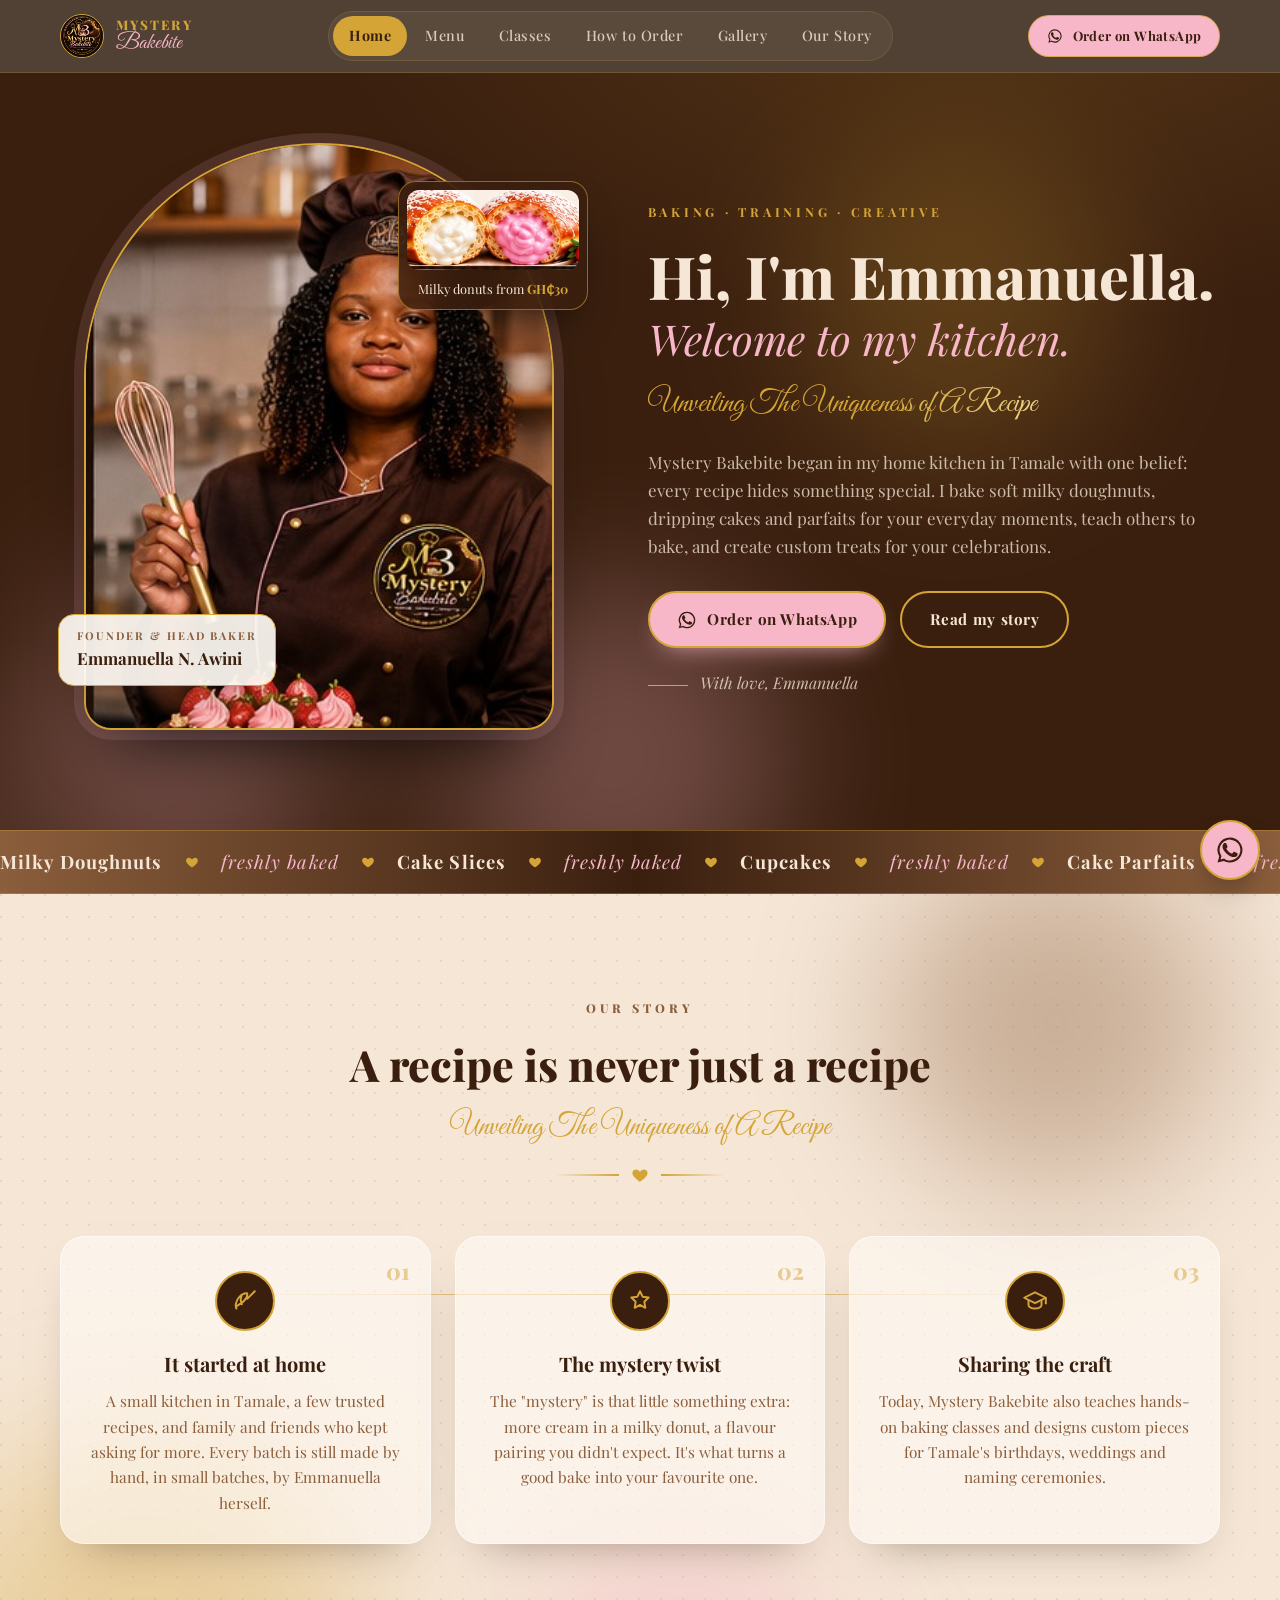
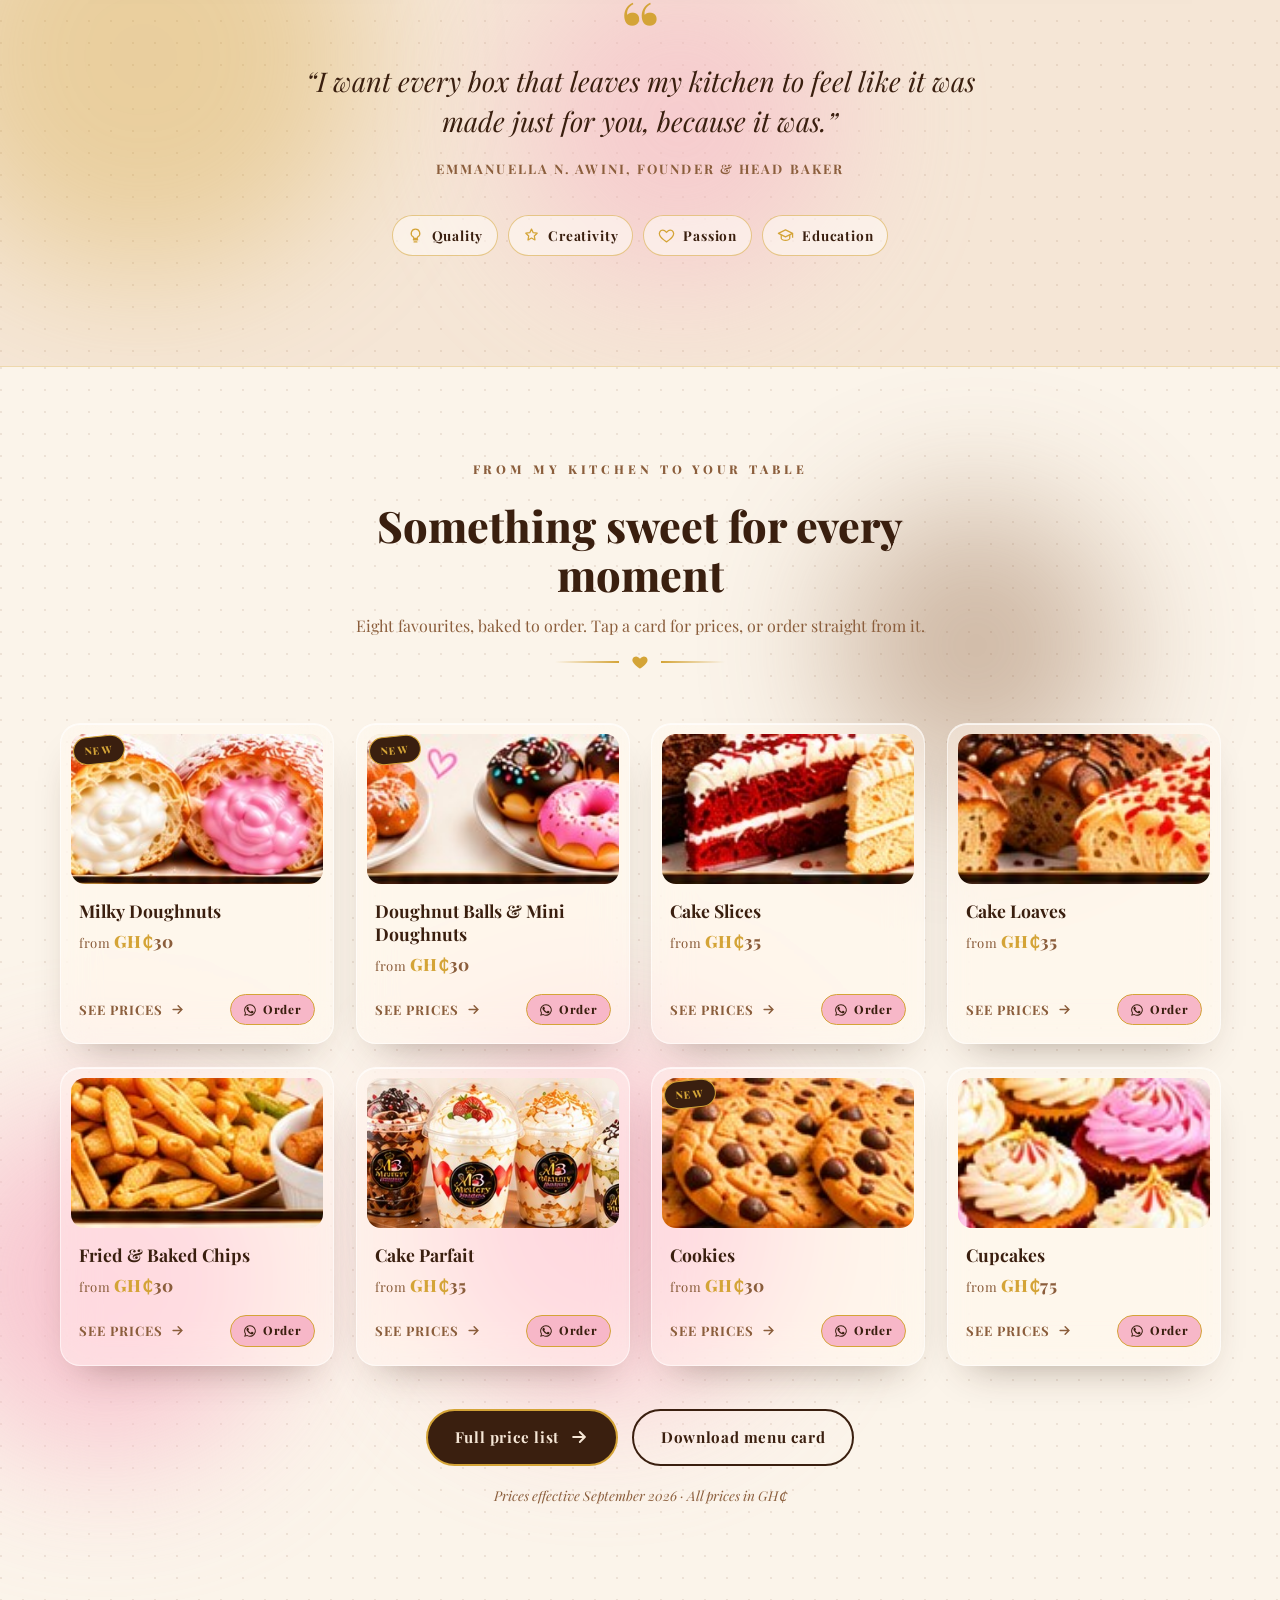
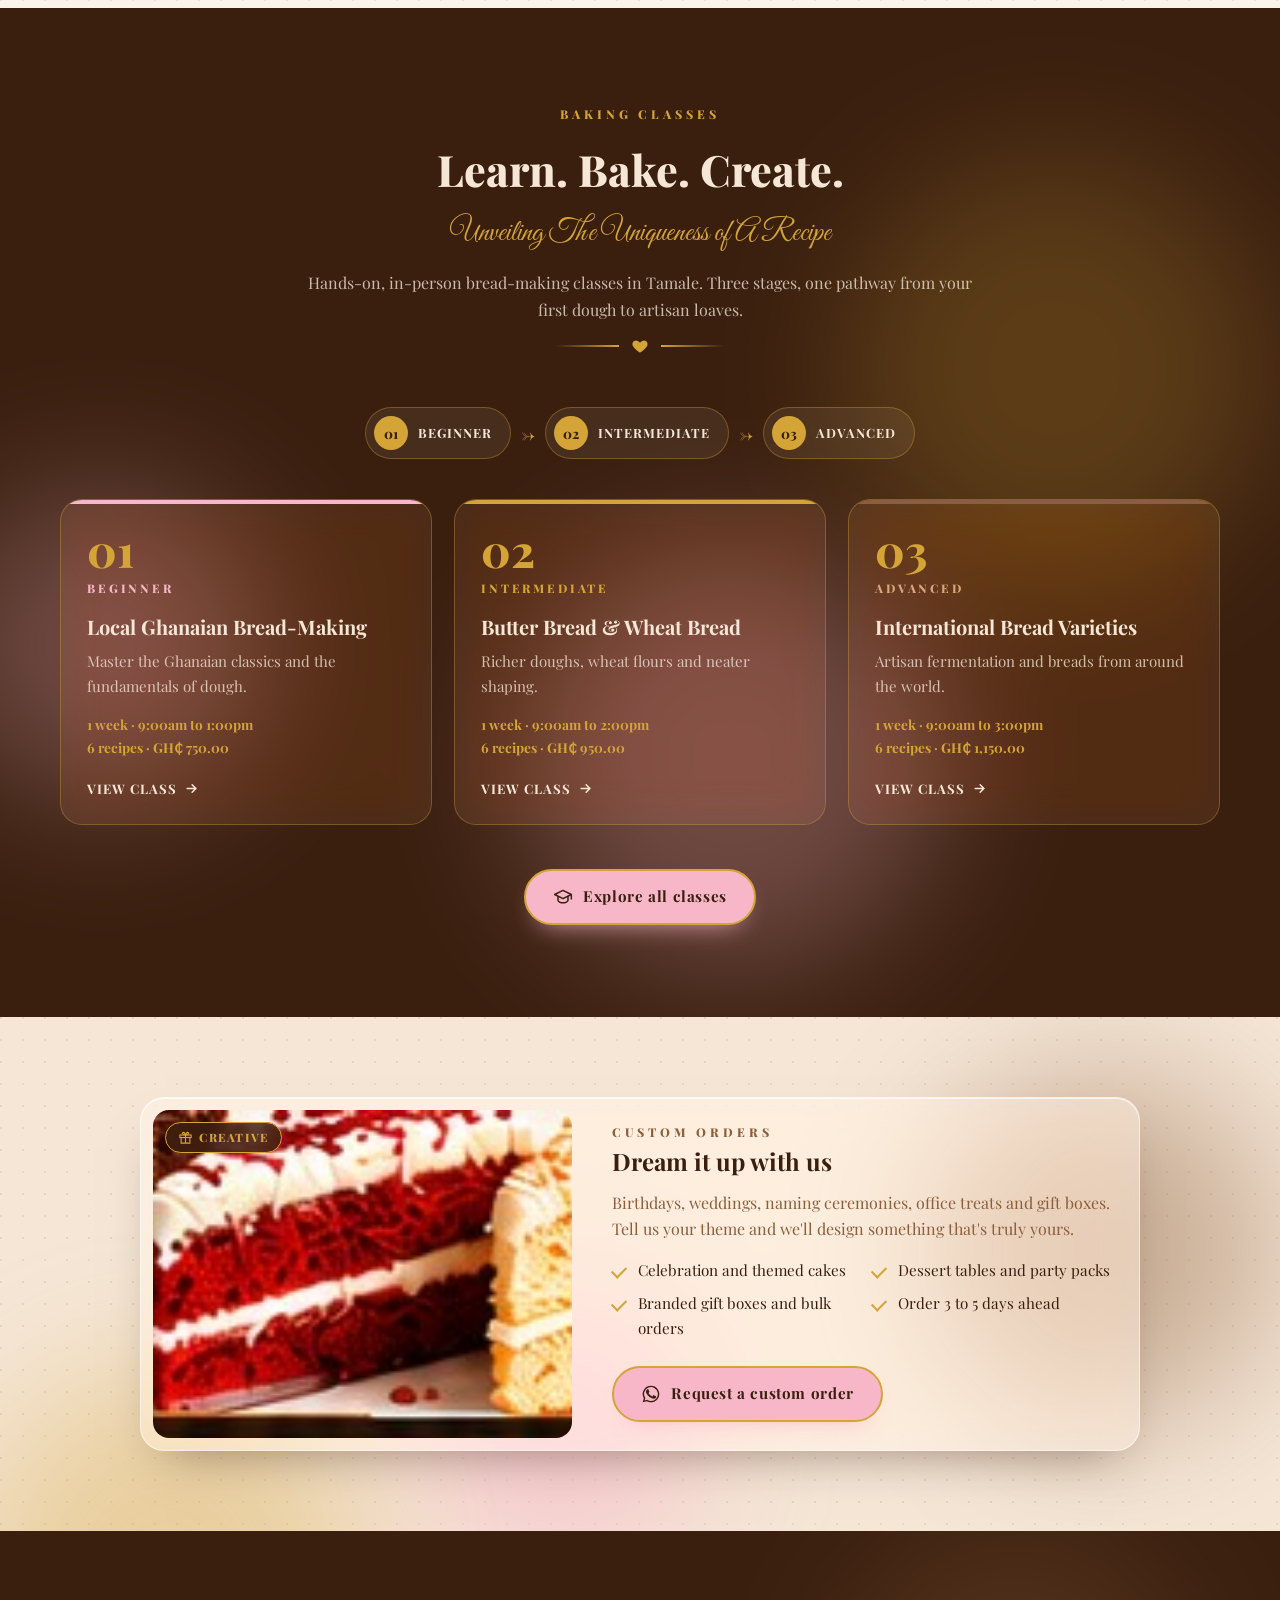
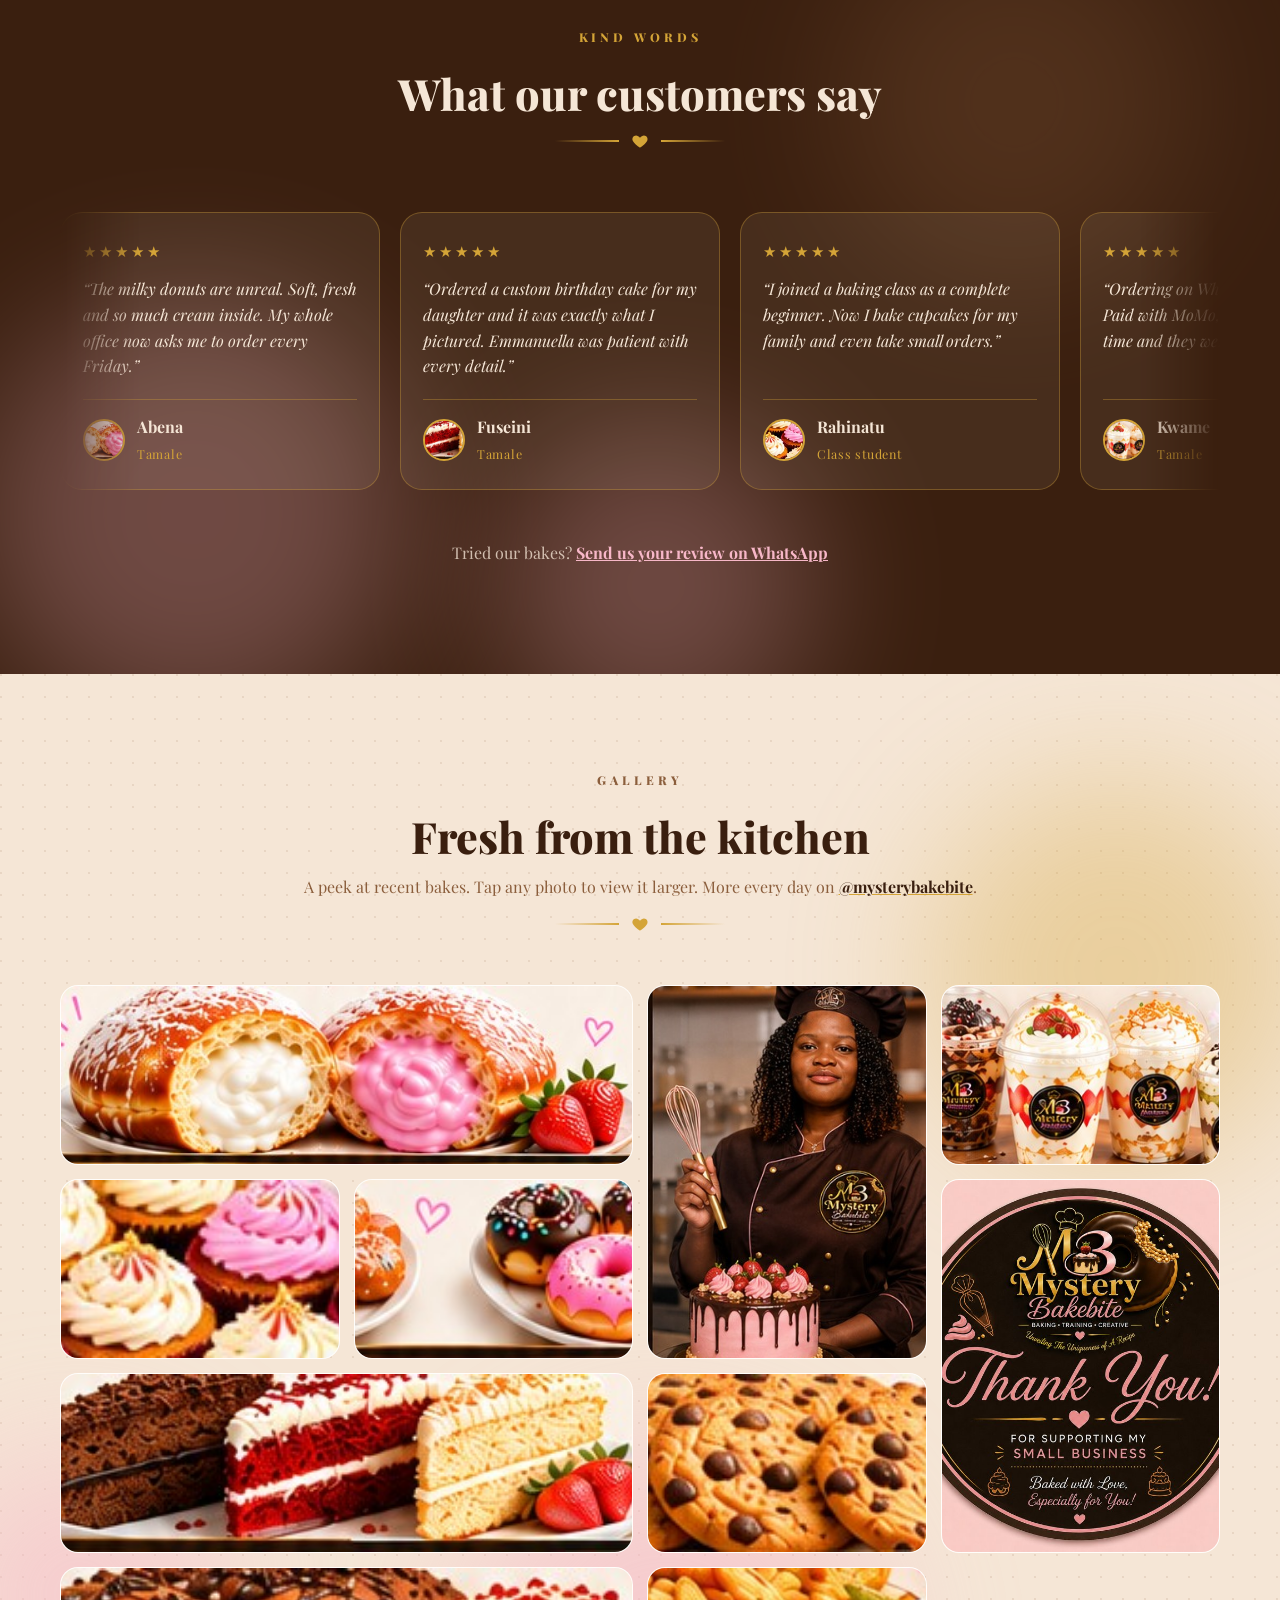
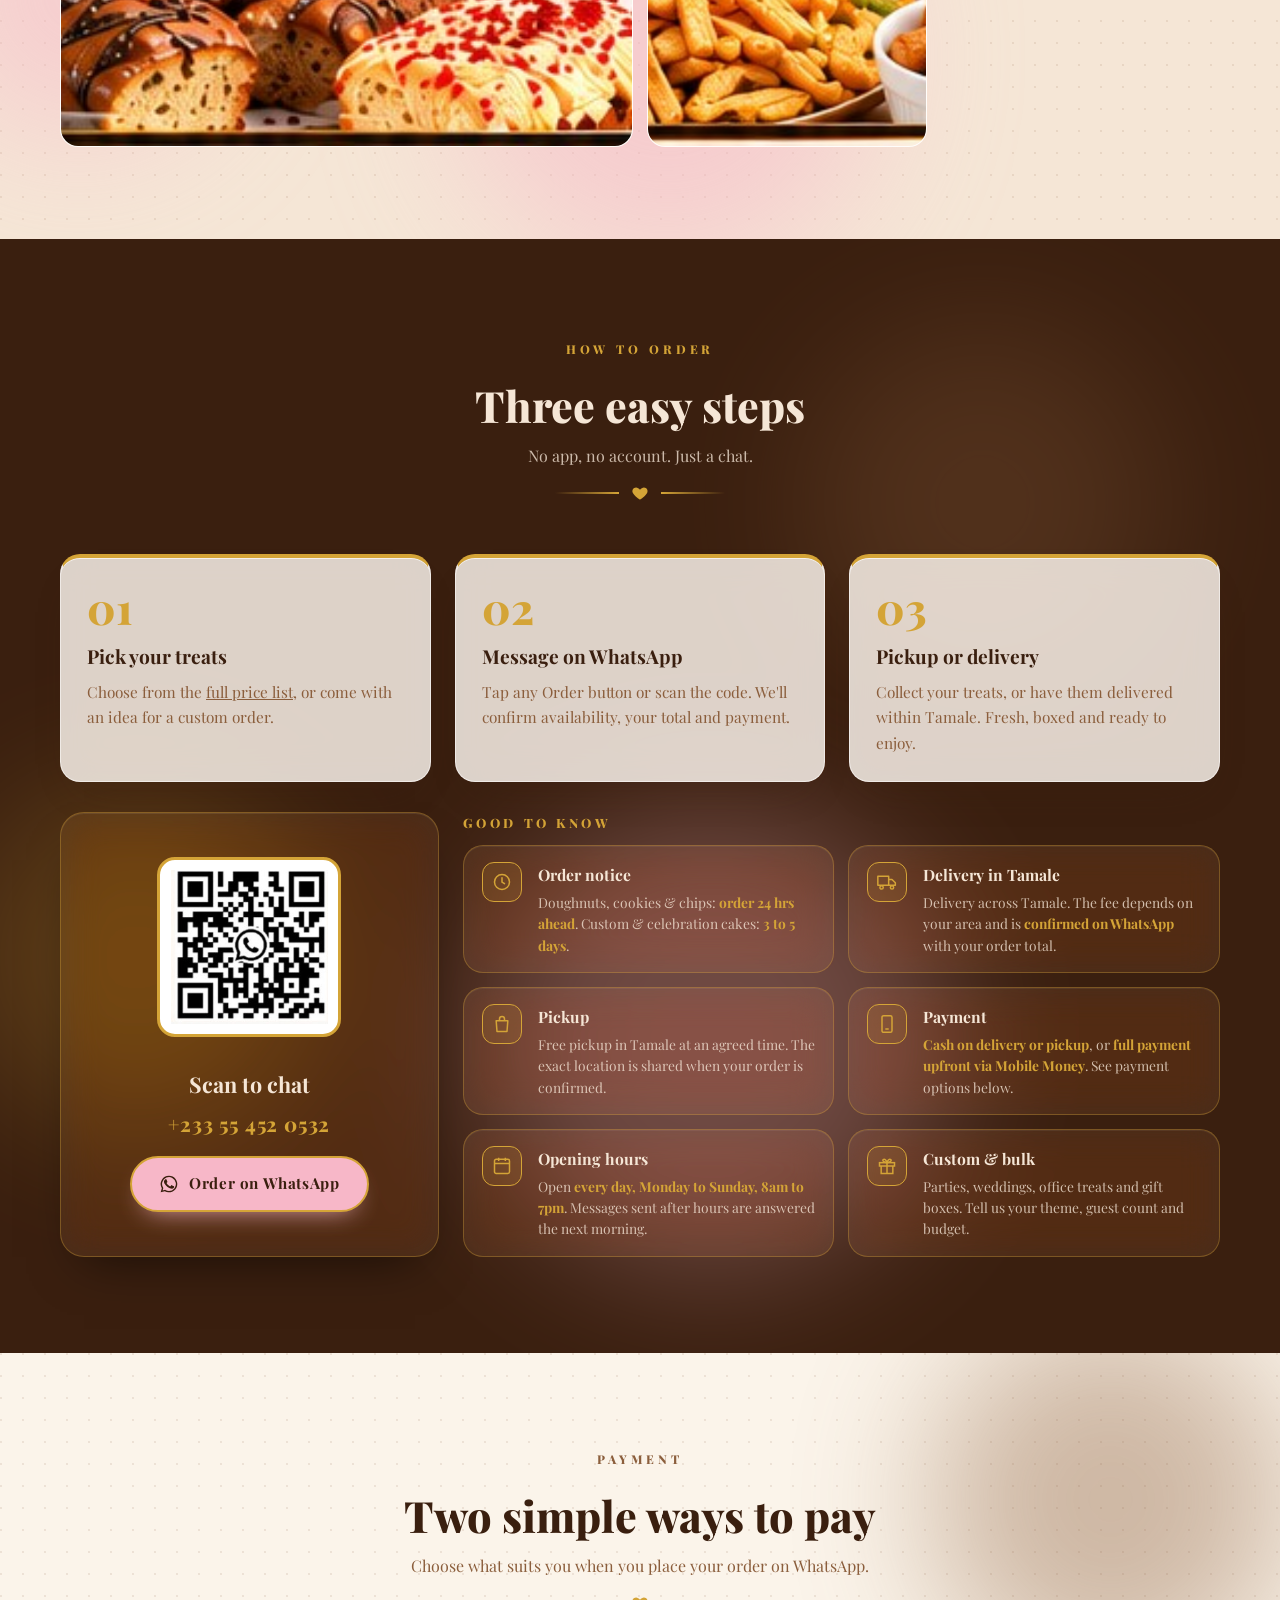
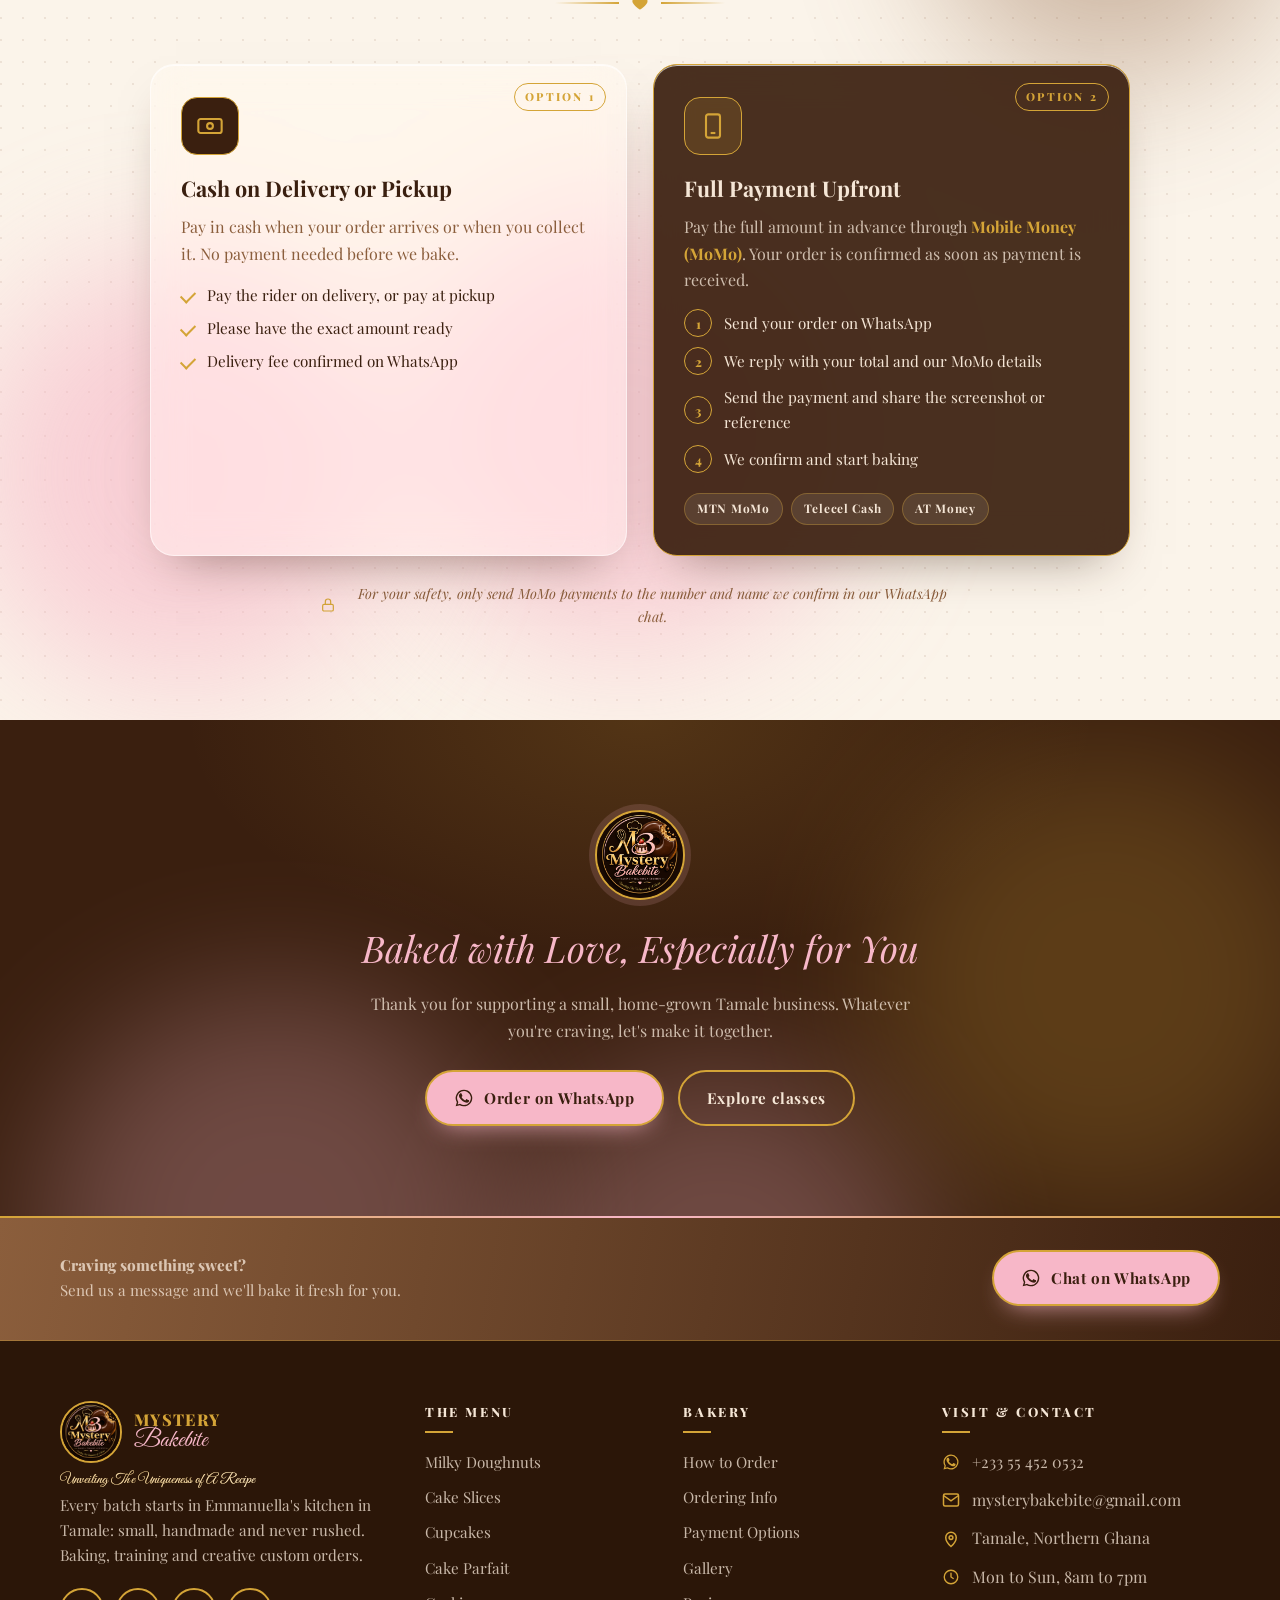
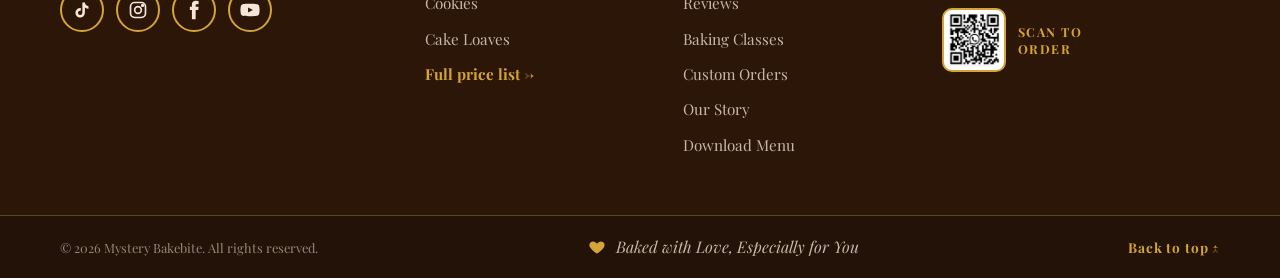
<file: index.html>
<!DOCTYPE html><html lang="en"><head><meta charset="utf-8"><meta name="viewport" content="width=device-width,initial-scale=1">
<title>Mystery Bakebite | Unveiling The Uniqueness of A Recipe</title><meta name="description" content="Unveiling The Uniqueness of A Recipe. Home bakery in Tamale, Northern Ghana. Milky doughnuts, cakes, cupcakes, cookies, baking classes and custom orders from Mystery Bakebite in Tamale. Order on WhatsApp."><link rel="icon" href="assets/logo.jpg">
<link rel="preconnect" href="https://fonts.googleapis.com"><link rel="preconnect" href="https://fonts.gstatic.com" crossorigin>
<link href="https://fonts.googleapis.com/css2?family=Great+Vibes&family=Playfair+Display:ital,wght@0,400;0,600;0,700;0,800;1,400&display=swap" rel="stylesheet">
<link rel="stylesheet" href="css/style.css"></head><body id="top"><header class="site-header nav5 nav6"><div class="wrap nav5-inner">
<a class="brand" href="index.html"><img class="brand-logo" src="assets/logo.jpg" alt="Mystery Bakebite logo"><span class="brand-name"><span class="brand-mystery">Mystery</span><span class="brand-bakebite">Bakebite</span></span></a>
<nav class="main-nav" aria-label="Main"><a class="nav-link" href="index.html" data-key="home">Home</a><a class="nav-link" href="menu.html" data-key="menu">Menu</a><a class="nav-link" href="classes.html" data-key="classes">Classes</a><a class="nav-link" href="index.html#order" data-key="order">How to Order</a><a class="nav-link" href="index.html#gallery" data-key="gallery">Gallery</a><a class="nav-link" href="index.html#story" data-key="story">Our Story</a></nav>
<a class="btn btn-wa header-wa" href="https://wa.me/233554520532?text=Hello%20Mystery%20Bakebite%21%20I%27d%20like%20to%20place%20an%20order%20%F0%9F%8D%A9" target="_blank" rel="noopener"><svg viewBox="0 0 24 24" fill="currentColor"><path d="M17.5 14.4c-.3-.1-1.8-.9-2-1-.3-.1-.5-.1-.7.1-.2.3-.8 1-.9 1.2-.2.2-.3.2-.6.1-.3-.1-1.3-.5-2.4-1.5-.9-.8-1.5-1.8-1.7-2.1-.2-.3 0-.5.1-.6l.4-.5c.1-.2.2-.3.3-.5.1-.2 0-.4 0-.5l-.9-2.2c-.2-.6-.5-.5-.7-.5h-.6c-.2 0-.5.1-.8.4-.3.3-1 1-1 2.5s1.1 2.9 1.2 3.1c.1.2 2.1 3.2 5.1 4.5.7.3 1.3.5 1.7.6.7.2 1.4.2 1.9.1.6-.1 1.8-.7 2-1.4.2-.7.2-1.3.2-1.4-.1-.2-.3-.3-.6-.4zM12 2a10 10 0 0 0-8.6 15.1L2 22l5-1.3A10 10 0 1 0 12 2zm0 18.3c-1.5 0-3-.4-4.3-1.2l-.3-.2-3 .8.8-2.9-.2-.3A8.3 8.3 0 1 1 12 20.3z"/></svg><span class="wa-label">Order on WhatsApp</span></a>
<button class="nav-toggle" aria-label="Open menu" aria-expanded="false" aria-controls="drawer"><span></span><span></span><span></span></button>
</div></header><div class="drawer" id="drawer" aria-hidden="true"><div class="dr-backdrop" data-close></div>
<aside class="dr-panel" role="dialog" aria-label="Menu"><div class="dr-top"><a class="brand" href="index.html"><img class="brand-logo" src="assets/logo.jpg" alt=""><span class="brand-name"><span class="brand-mystery">Mystery</span><span class="brand-bakebite">Bakebite</span></span></a><button class="dr-close" data-close aria-label="Close menu">×</button></div>
<p class="dr-slogan">Unveiling The Uniqueness of A Recipe</p>
<nav class="dr-nav"><a class="dr-main" href="index.html"><i>01</i>Home</a><a class="dr-main" href="menu.html"><i>02</i>Menu &amp; Prices</a><a class="dr-main" href="classes.html"><i>03</i>Baking Classes</a>
<div class="dr-levels"><a class="dr-lv" href="class-beginner.html"><b>01</b>Beginner</a><a class="dr-lv" href="class-intermediate.html"><b>02</b>Intermediate</a><a class="dr-lv" href="class-advanced.html"><b>03</b>Advanced</a></div>
<div class="dr-group"><p class="dr-h">Order</p><a href="index.html#order">How to Order</a><a href="index.html#payment">Payment</a><a href="index.html#info">Ordering Info</a><a href="index.html#custom">Custom Orders</a></div><div class="dr-group"><p class="dr-h">About</p><a href="index.html#story">Our Story</a><a href="index.html#gallery">Gallery</a><a href="index.html#reviews">Reviews</a></div></nav>
<div class="dr-bottom"><a class="btn btn-wa" href="https://wa.me/233554520532?text=Hello%20Mystery%20Bakebite%21%20I%27d%20like%20to%20place%20an%20order%20%F0%9F%8D%A9" target="_blank" rel="noopener"><svg viewBox="0 0 24 24" fill="currentColor"><path d="M17.5 14.4c-.3-.1-1.8-.9-2-1-.3-.1-.5-.1-.7.1-.2.3-.8 1-.9 1.2-.2.2-.3.2-.6.1-.3-.1-1.3-.5-2.4-1.5-.9-.8-1.5-1.8-1.7-2.1-.2-.3 0-.5.1-.6l.4-.5c.1-.2.2-.3.3-.5.1-.2 0-.4 0-.5l-.9-2.2c-.2-.6-.5-.5-.7-.5h-.6c-.2 0-.5.1-.8.4-.3.3-1 1-1 2.5s1.1 2.9 1.2 3.1c.1.2 2.1 3.2 5.1 4.5.7.3 1.3.5 1.7.6.7.2 1.4.2 1.9.1.6-.1 1.8-.7 2-1.4.2-.7.2-1.3.2-1.4-.1-.2-.3-.3-.6-.4zM12 2a10 10 0 0 0-8.6 15.1L2 22l5-1.3A10 10 0 1 0 12 2zm0 18.3c-1.5 0-3-.4-4.3-1.2l-.3-.2-3 .8.8-2.9-.2-.3A8.3 8.3 0 1 1 12 20.3z"/></svg> Order on WhatsApp</a><div class="dr-soc"><a href="https://www.tiktok.com/@mysterybakebite" target="_blank" rel="noopener" aria-label="TikTok"><svg viewBox="0 0 24 24" fill="currentColor"><path d="M16.6 5.8A4.3 4.3 0 0 1 15.5 3h-3.1v12.4a2.6 2.6 0 1 1-2.6-2.6c.3 0 .5 0 .8.1V9.7a5.7 5.7 0 1 0 4.9 5.7V9.1a7.3 7.3 0 0 0 4.3 1.4V7.4a4.3 4.3 0 0 1-3.2-1.6z"/></svg></a><a href="https://www.instagram.com/mysterybakebite" target="_blank" rel="noopener" aria-label="Instagram"><svg viewBox="0 0 24 24" fill="none" stroke="currentColor" stroke-width="2"><rect x="3" y="3" width="18" height="18" rx="5"/><circle cx="12" cy="12" r="4"/><circle cx="17.5" cy="6.5" r="1" fill="currentColor"/></svg></a><a href="https://www.facebook.com/mysterybakebite" target="_blank" rel="noopener" aria-label="Facebook"><svg viewBox="0 0 24 24" fill="currentColor"><path d="M14 8V6c0-.9.6-1 1-1h2.5V1.2L14.1 1C10.4 1 9.5 3.8 9.5 5.6V8H7v4h2.5v11H14V12h3.1l.4-4z"/></svg></a><a href="https://www.youtube.com/@mysterybakebite" target="_blank" rel="noopener" aria-label="YouTube"><svg viewBox="0 0 24 24" fill="currentColor"><path d="M23 7.2a3 3 0 0 0-2.1-2.1C19 4.6 12 4.6 12 4.6s-7 0-8.9.5A3 3 0 0 0 1 7.2 31 31 0 0 0 .5 12a31 31 0 0 0 .5 4.8 3 3 0 0 0 2.1 2.1c1.9.5 8.9.5 8.9.5s7 0 8.9-.5a3 3 0 0 0 2.1-2.1 31 31 0 0 0 .5-4.8 31 31 0 0 0-.5-4.8zM9.7 15V9l5.8 3-5.8 3z"/></svg></a></div><p>Open daily · 8am to 7pm · Tamale</p></div>
</aside></div>
<main>
<section class="hero hero-story"><div class="wrap hs-grid">
<div class="hs-photo"><div class="hs-frame"><img src="assets/founder.jpg" alt="Emmanuella N. Awini, Founder and Head Baker, with a pink chocolate-drip cake"></div>
<div class="hs-note"><span class="hs-note-k">Founder &amp; Head Baker</span><b>Emmanuella N. Awini</b></div>
<div class="hs-float"><img src="assets/milky.jpg" alt="Milky donuts with cream filling"><span>Milky donuts from <b>GH₵30</b></span></div></div>
<div class="hs-copy"><p class="hero-kicker">Baking · Training · Creative</p>
<h1 class="hs-title">Hi, I'm Emmanuella.<span>Welcome to my kitchen.</span></h1>
<p class="hero-tagline">Unveiling The Uniqueness of A Recipe</p>
<p class="hero-lede">Mystery Bakebite began in my home kitchen in Tamale with one belief: every recipe hides something special. I bake soft milky doughnuts, dripping cakes and parfaits for your everyday moments, teach others to bake, and create custom treats for your celebrations.</p>
<div class="hero-ctas"><a class="btn btn-wa" href="https://wa.me/233554520532?text=Hello%20Mystery%20Bakebite%21%20I%27d%20like%20to%20place%20an%20order%20%F0%9F%8D%A9" target="_blank" rel="noopener"><svg viewBox="0 0 24 24" fill="currentColor"><path d="M17.5 14.4c-.3-.1-1.8-.9-2-1-.3-.1-.5-.1-.7.1-.2.3-.8 1-.9 1.2-.2.2-.3.2-.6.1-.3-.1-1.3-.5-2.4-1.5-.9-.8-1.5-1.8-1.7-2.1-.2-.3 0-.5.1-.6l.4-.5c.1-.2.2-.3.3-.5.1-.2 0-.4 0-.5l-.9-2.2c-.2-.6-.5-.5-.7-.5h-.6c-.2 0-.5.1-.8.4-.3.3-1 1-1 2.5s1.1 2.9 1.2 3.1c.1.2 2.1 3.2 5.1 4.5.7.3 1.3.5 1.7.6.7.2 1.4.2 1.9.1.6-.1 1.8-.7 2-1.4.2-.7.2-1.3.2-1.4-.1-.2-.3-.3-.6-.4zM12 2a10 10 0 0 0-8.6 15.1L2 22l5-1.3A10 10 0 1 0 12 2zm0 18.3c-1.5 0-3-.4-4.3-1.2l-.3-.2-3 .8.8-2.9-.2-.3A8.3 8.3 0 1 1 12 20.3z"/></svg> Order on WhatsApp</a><a class="btn btn-ghost" href="#story">Read my story</a></div>
<p class="hs-sign">With love, Emmanuella</p></div>
</div></section>
<div class="marquee" aria-hidden="true"><div class="marquee-track"><span>Milky Doughnuts <svg viewBox="0 0 24 24" fill="currentColor"><path d="M12 21s-7.5-4.6-9.6-9.2C.9 8.4 3 4.5 6.7 4.5c2.1 0 3.6 1.2 5.3 3.1 1.7-1.9 3.2-3.1 5.3-3.1 3.7 0 5.8 3.9 4.3 7.3C19.5 16.4 12 21 12 21z"/></svg> <em>freshly baked</em> <svg viewBox="0 0 24 24" fill="currentColor"><path d="M12 21s-7.5-4.6-9.6-9.2C.9 8.4 3 4.5 6.7 4.5c2.1 0 3.6 1.2 5.3 3.1 1.7-1.9 3.2-3.1 5.3-3.1 3.7 0 5.8 3.9 4.3 7.3C19.5 16.4 12 21 12 21z"/></svg></span><span>Cake Slices <svg viewBox="0 0 24 24" fill="currentColor"><path d="M12 21s-7.5-4.6-9.6-9.2C.9 8.4 3 4.5 6.7 4.5c2.1 0 3.6 1.2 5.3 3.1 1.7-1.9 3.2-3.1 5.3-3.1 3.7 0 5.8 3.9 4.3 7.3C19.5 16.4 12 21 12 21z"/></svg> <em>freshly baked</em> <svg viewBox="0 0 24 24" fill="currentColor"><path d="M12 21s-7.5-4.6-9.6-9.2C.9 8.4 3 4.5 6.7 4.5c2.1 0 3.6 1.2 5.3 3.1 1.7-1.9 3.2-3.1 5.3-3.1 3.7 0 5.8 3.9 4.3 7.3C19.5 16.4 12 21 12 21z"/></svg></span><span>Cupcakes <svg viewBox="0 0 24 24" fill="currentColor"><path d="M12 21s-7.5-4.6-9.6-9.2C.9 8.4 3 4.5 6.7 4.5c2.1 0 3.6 1.2 5.3 3.1 1.7-1.9 3.2-3.1 5.3-3.1 3.7 0 5.8 3.9 4.3 7.3C19.5 16.4 12 21 12 21z"/></svg> <em>freshly baked</em> <svg viewBox="0 0 24 24" fill="currentColor"><path d="M12 21s-7.5-4.6-9.6-9.2C.9 8.4 3 4.5 6.7 4.5c2.1 0 3.6 1.2 5.3 3.1 1.7-1.9 3.2-3.1 5.3-3.1 3.7 0 5.8 3.9 4.3 7.3C19.5 16.4 12 21 12 21z"/></svg></span><span>Cake Parfaits <svg viewBox="0 0 24 24" fill="currentColor"><path d="M12 21s-7.5-4.6-9.6-9.2C.9 8.4 3 4.5 6.7 4.5c2.1 0 3.6 1.2 5.3 3.1 1.7-1.9 3.2-3.1 5.3-3.1 3.7 0 5.8 3.9 4.3 7.3C19.5 16.4 12 21 12 21z"/></svg> <em>freshly baked</em> <svg viewBox="0 0 24 24" fill="currentColor"><path d="M12 21s-7.5-4.6-9.6-9.2C.9 8.4 3 4.5 6.7 4.5c2.1 0 3.6 1.2 5.3 3.1 1.7-1.9 3.2-3.1 5.3-3.1 3.7 0 5.8 3.9 4.3 7.3C19.5 16.4 12 21 12 21z"/></svg></span><span>Donut Balls <svg viewBox="0 0 24 24" fill="currentColor"><path d="M12 21s-7.5-4.6-9.6-9.2C.9 8.4 3 4.5 6.7 4.5c2.1 0 3.6 1.2 5.3 3.1 1.7-1.9 3.2-3.1 5.3-3.1 3.7 0 5.8 3.9 4.3 7.3C19.5 16.4 12 21 12 21z"/></svg> <em>freshly baked</em> <svg viewBox="0 0 24 24" fill="currentColor"><path d="M12 21s-7.5-4.6-9.6-9.2C.9 8.4 3 4.5 6.7 4.5c2.1 0 3.6 1.2 5.3 3.1 1.7-1.9 3.2-3.1 5.3-3.1 3.7 0 5.8 3.9 4.3 7.3C19.5 16.4 12 21 12 21z"/></svg></span><span>Cookies <svg viewBox="0 0 24 24" fill="currentColor"><path d="M12 21s-7.5-4.6-9.6-9.2C.9 8.4 3 4.5 6.7 4.5c2.1 0 3.6 1.2 5.3 3.1 1.7-1.9 3.2-3.1 5.3-3.1 3.7 0 5.8 3.9 4.3 7.3C19.5 16.4 12 21 12 21z"/></svg> <em>freshly baked</em> <svg viewBox="0 0 24 24" fill="currentColor"><path d="M12 21s-7.5-4.6-9.6-9.2C.9 8.4 3 4.5 6.7 4.5c2.1 0 3.6 1.2 5.3 3.1 1.7-1.9 3.2-3.1 5.3-3.1 3.7 0 5.8 3.9 4.3 7.3C19.5 16.4 12 21 12 21z"/></svg></span><span>Cake Loaves <svg viewBox="0 0 24 24" fill="currentColor"><path d="M12 21s-7.5-4.6-9.6-9.2C.9 8.4 3 4.5 6.7 4.5c2.1 0 3.6 1.2 5.3 3.1 1.7-1.9 3.2-3.1 5.3-3.1 3.7 0 5.8 3.9 4.3 7.3C19.5 16.4 12 21 12 21z"/></svg> <em>freshly baked</em> <svg viewBox="0 0 24 24" fill="currentColor"><path d="M12 21s-7.5-4.6-9.6-9.2C.9 8.4 3 4.5 6.7 4.5c2.1 0 3.6 1.2 5.3 3.1 1.7-1.9 3.2-3.1 5.3-3.1 3.7 0 5.8 3.9 4.3 7.3C19.5 16.4 12 21 12 21z"/></svg></span><span>Baking Classes <svg viewBox="0 0 24 24" fill="currentColor"><path d="M12 21s-7.5-4.6-9.6-9.2C.9 8.4 3 4.5 6.7 4.5c2.1 0 3.6 1.2 5.3 3.1 1.7-1.9 3.2-3.1 5.3-3.1 3.7 0 5.8 3.9 4.3 7.3C19.5 16.4 12 21 12 21z"/></svg> <em>freshly baked</em> <svg viewBox="0 0 24 24" fill="currentColor"><path d="M12 21s-7.5-4.6-9.6-9.2C.9 8.4 3 4.5 6.7 4.5c2.1 0 3.6 1.2 5.3 3.1 1.7-1.9 3.2-3.1 5.3-3.1 3.7 0 5.8 3.9 4.3 7.3C19.5 16.4 12 21 12 21z"/></svg></span><span>Custom Orders <svg viewBox="0 0 24 24" fill="currentColor"><path d="M12 21s-7.5-4.6-9.6-9.2C.9 8.4 3 4.5 6.7 4.5c2.1 0 3.6 1.2 5.3 3.1 1.7-1.9 3.2-3.1 5.3-3.1 3.7 0 5.8 3.9 4.3 7.3C19.5 16.4 12 21 12 21z"/></svg> <em>freshly baked</em> <svg viewBox="0 0 24 24" fill="currentColor"><path d="M12 21s-7.5-4.6-9.6-9.2C.9 8.4 3 4.5 6.7 4.5c2.1 0 3.6 1.2 5.3 3.1 1.7-1.9 3.2-3.1 5.3-3.1 3.7 0 5.8 3.9 4.3 7.3C19.5 16.4 12 21 12 21z"/></svg></span><span>Milky Doughnuts <svg viewBox="0 0 24 24" fill="currentColor"><path d="M12 21s-7.5-4.6-9.6-9.2C.9 8.4 3 4.5 6.7 4.5c2.1 0 3.6 1.2 5.3 3.1 1.7-1.9 3.2-3.1 5.3-3.1 3.7 0 5.8 3.9 4.3 7.3C19.5 16.4 12 21 12 21z"/></svg> <em>freshly baked</em> <svg viewBox="0 0 24 24" fill="currentColor"><path d="M12 21s-7.5-4.6-9.6-9.2C.9 8.4 3 4.5 6.7 4.5c2.1 0 3.6 1.2 5.3 3.1 1.7-1.9 3.2-3.1 5.3-3.1 3.7 0 5.8 3.9 4.3 7.3C19.5 16.4 12 21 12 21z"/></svg></span><span>Cake Slices <svg viewBox="0 0 24 24" fill="currentColor"><path d="M12 21s-7.5-4.6-9.6-9.2C.9 8.4 3 4.5 6.7 4.5c2.1 0 3.6 1.2 5.3 3.1 1.7-1.9 3.2-3.1 5.3-3.1 3.7 0 5.8 3.9 4.3 7.3C19.5 16.4 12 21 12 21z"/></svg> <em>freshly baked</em> <svg viewBox="0 0 24 24" fill="currentColor"><path d="M12 21s-7.5-4.6-9.6-9.2C.9 8.4 3 4.5 6.7 4.5c2.1 0 3.6 1.2 5.3 3.1 1.7-1.9 3.2-3.1 5.3-3.1 3.7 0 5.8 3.9 4.3 7.3C19.5 16.4 12 21 12 21z"/></svg></span><span>Cupcakes <svg viewBox="0 0 24 24" fill="currentColor"><path d="M12 21s-7.5-4.6-9.6-9.2C.9 8.4 3 4.5 6.7 4.5c2.1 0 3.6 1.2 5.3 3.1 1.7-1.9 3.2-3.1 5.3-3.1 3.7 0 5.8 3.9 4.3 7.3C19.5 16.4 12 21 12 21z"/></svg> <em>freshly baked</em> <svg viewBox="0 0 24 24" fill="currentColor"><path d="M12 21s-7.5-4.6-9.6-9.2C.9 8.4 3 4.5 6.7 4.5c2.1 0 3.6 1.2 5.3 3.1 1.7-1.9 3.2-3.1 5.3-3.1 3.7 0 5.8 3.9 4.3 7.3C19.5 16.4 12 21 12 21z"/></svg></span><span>Cake Parfaits <svg viewBox="0 0 24 24" fill="currentColor"><path d="M12 21s-7.5-4.6-9.6-9.2C.9 8.4 3 4.5 6.7 4.5c2.1 0 3.6 1.2 5.3 3.1 1.7-1.9 3.2-3.1 5.3-3.1 3.7 0 5.8 3.9 4.3 7.3C19.5 16.4 12 21 12 21z"/></svg> <em>freshly baked</em> <svg viewBox="0 0 24 24" fill="currentColor"><path d="M12 21s-7.5-4.6-9.6-9.2C.9 8.4 3 4.5 6.7 4.5c2.1 0 3.6 1.2 5.3 3.1 1.7-1.9 3.2-3.1 5.3-3.1 3.7 0 5.8 3.9 4.3 7.3C19.5 16.4 12 21 12 21z"/></svg></span><span>Donut Balls <svg viewBox="0 0 24 24" fill="currentColor"><path d="M12 21s-7.5-4.6-9.6-9.2C.9 8.4 3 4.5 6.7 4.5c2.1 0 3.6 1.2 5.3 3.1 1.7-1.9 3.2-3.1 5.3-3.1 3.7 0 5.8 3.9 4.3 7.3C19.5 16.4 12 21 12 21z"/></svg> <em>freshly baked</em> <svg viewBox="0 0 24 24" fill="currentColor"><path d="M12 21s-7.5-4.6-9.6-9.2C.9 8.4 3 4.5 6.7 4.5c2.1 0 3.6 1.2 5.3 3.1 1.7-1.9 3.2-3.1 5.3-3.1 3.7 0 5.8 3.9 4.3 7.3C19.5 16.4 12 21 12 21z"/></svg></span><span>Cookies <svg viewBox="0 0 24 24" fill="currentColor"><path d="M12 21s-7.5-4.6-9.6-9.2C.9 8.4 3 4.5 6.7 4.5c2.1 0 3.6 1.2 5.3 3.1 1.7-1.9 3.2-3.1 5.3-3.1 3.7 0 5.8 3.9 4.3 7.3C19.5 16.4 12 21 12 21z"/></svg> <em>freshly baked</em> <svg viewBox="0 0 24 24" fill="currentColor"><path d="M12 21s-7.5-4.6-9.6-9.2C.9 8.4 3 4.5 6.7 4.5c2.1 0 3.6 1.2 5.3 3.1 1.7-1.9 3.2-3.1 5.3-3.1 3.7 0 5.8 3.9 4.3 7.3C19.5 16.4 12 21 12 21z"/></svg></span><span>Cake Loaves <svg viewBox="0 0 24 24" fill="currentColor"><path d="M12 21s-7.5-4.6-9.6-9.2C.9 8.4 3 4.5 6.7 4.5c2.1 0 3.6 1.2 5.3 3.1 1.7-1.9 3.2-3.1 5.3-3.1 3.7 0 5.8 3.9 4.3 7.3C19.5 16.4 12 21 12 21z"/></svg> <em>freshly baked</em> <svg viewBox="0 0 24 24" fill="currentColor"><path d="M12 21s-7.5-4.6-9.6-9.2C.9 8.4 3 4.5 6.7 4.5c2.1 0 3.6 1.2 5.3 3.1 1.7-1.9 3.2-3.1 5.3-3.1 3.7 0 5.8 3.9 4.3 7.3C19.5 16.4 12 21 12 21z"/></svg></span><span>Baking Classes <svg viewBox="0 0 24 24" fill="currentColor"><path d="M12 21s-7.5-4.6-9.6-9.2C.9 8.4 3 4.5 6.7 4.5c2.1 0 3.6 1.2 5.3 3.1 1.7-1.9 3.2-3.1 5.3-3.1 3.7 0 5.8 3.9 4.3 7.3C19.5 16.4 12 21 12 21z"/></svg> <em>freshly baked</em> <svg viewBox="0 0 24 24" fill="currentColor"><path d="M12 21s-7.5-4.6-9.6-9.2C.9 8.4 3 4.5 6.7 4.5c2.1 0 3.6 1.2 5.3 3.1 1.7-1.9 3.2-3.1 5.3-3.1 3.7 0 5.8 3.9 4.3 7.3C19.5 16.4 12 21 12 21z"/></svg></span><span>Custom Orders <svg viewBox="0 0 24 24" fill="currentColor"><path d="M12 21s-7.5-4.6-9.6-9.2C.9 8.4 3 4.5 6.7 4.5c2.1 0 3.6 1.2 5.3 3.1 1.7-1.9 3.2-3.1 5.3-3.1 3.7 0 5.8 3.9 4.3 7.3C19.5 16.4 12 21 12 21z"/></svg> <em>freshly baked</em> <svg viewBox="0 0 24 24" fill="currentColor"><path d="M12 21s-7.5-4.6-9.6-9.2C.9 8.4 3 4.5 6.7 4.5c2.1 0 3.6 1.2 5.3 3.1 1.7-1.9 3.2-3.1 5.3-3.1 3.7 0 5.8 3.9 4.3 7.3C19.5 16.4 12 21 12 21z"/></svg></span></div></div>

<section class="story2" id="story"><div class="wrap">
<div class="sec-head reveal"><span class="kicker">Our story</span><h2 class="sec-title">A recipe is never just a recipe</h2><p class="sec-script">Unveiling The Uniqueness of A Recipe</p><div class="divider"><svg viewBox="0 0 24 24" fill="currentColor"><path d="M12 21s-7.5-4.6-9.6-9.2C.9 8.4 3 4.5 6.7 4.5c2.1 0 3.6 1.2 5.3 3.1 1.7-1.9 3.2-3.1 5.3-3.1 3.7 0 5.8 3.9 4.3 7.3C19.5 16.4 12 21 12 21z"/></svg></div></div>
<div class="chapters">
<article class="chapter reveal"><span class="ch-n">01</span><div class="ch-ic"><svg viewBox="0 0 24 24" fill="none" stroke="currentColor" stroke-width="1.8" stroke-linecap="round"><path d="M14 10 21 3M4.5 19.5c-2-2-1.2-7.8 2.5-11.5s7-3 7-3 .7 3.3-3 7-9.5 4.5-6.5 7.5zM9 7c-1 2-1.3 5 0 8"/></svg></div><h3>It started at home</h3><p>A small kitchen in Tamale, a few trusted recipes, and family and friends who kept asking for more. Every batch is still made by hand, in small batches, by Emmanuella herself.</p></article>
<article class="chapter reveal"><span class="ch-n">02</span><div class="ch-ic"><svg viewBox="0 0 24 24" fill="none" stroke="currentColor" stroke-width="1.8" stroke-linecap="round" stroke-linejoin="round"><path d="M12 3l2.4 5 5.6.8-4 3.9.9 5.6L12 15.6l-4.9 2.7.9-5.6-4-3.9 5.6-.8z"/></svg></div><h3>The mystery twist</h3><p>The "mystery" is that little something extra: more cream in a milky donut, a flavour pairing you didn't expect. It's what turns a good bake into your favourite one.</p></article>
<article class="chapter reveal"><span class="ch-n">03</span><div class="ch-ic"><svg viewBox="0 0 24 24" fill="none" stroke="currentColor" stroke-width="1.8" stroke-linejoin="round"><path d="M2 9l10-5 10 5-10 5z"/><path d="M6 11v5c0 1.5 3 3 6 3s6-1.5 6-3v-5M22 9v6"/></svg></div><h3>Sharing the craft</h3><p>Today, Mystery Bakebite also teaches hands-on baking classes and designs custom pieces for Tamale's birthdays, weddings and naming ceremonies.</p></article>
</div>
<blockquote class="pull reveal"><p>“I want every box that leaves my kitchen to feel like it was made just for you, because it was.”</p><cite>Emmanuella N. Awini, Founder &amp; Head Baker</cite></blockquote>
<div class="vbadges center reveal"><span class="vbadge"><svg viewBox="0 0 24 24" fill="none" stroke="currentColor" stroke-width="1.8" stroke-linecap="round"><path d="M9 18h6M10 21h4M12 3a6 6 0 0 0-3.5 10.9c.6.5 1 1.2 1 2V16h5v-.1c0-.8.4-1.5 1-2A6 6 0 0 0 12 3z"/></svg>Quality</span><span class="vbadge"><svg viewBox="0 0 24 24" fill="none" stroke="currentColor" stroke-width="1.8" stroke-linecap="round" stroke-linejoin="round"><path d="M12 3l2.4 5 5.6.8-4 3.9.9 5.6L12 15.6l-4.9 2.7.9-5.6-4-3.9 5.6-.8z"/></svg>Creativity</span><span class="vbadge"><svg viewBox="0 0 24 24" fill="none" stroke="currentColor" stroke-width="1.8"><path d="M12 21s-7.5-4.6-9.6-9.2C.9 8.4 3 4.5 6.7 4.5c2.1 0 3.6 1.2 5.3 3.1 1.7-1.9 3.2-3.1 5.3-3.1 3.7 0 5.8 3.9 4.3 7.3C19.5 16.4 12 21 12 21z"/></svg>Passion</span><span class="vbadge"><svg viewBox="0 0 24 24" fill="none" stroke="currentColor" stroke-width="1.8" stroke-linejoin="round"><path d="M2 9l10-5 10 5-10 5z"/><path d="M6 11v5c0 1.5 3 3 6 3s6-1.5 6-3v-5M22 9v6"/></svg>Education</span></div>
</div></section>
<section class="menu-sec" id="menu"><div class="wrap"><div class="sec-head reveal"><span class="kicker">From my kitchen to your table</span><h2 class="sec-title">Something sweet for every moment</h2><p class="sec-sub">Eight favourites, baked to order. Tap a card for prices, or order straight from it.</p><div class="divider"><svg viewBox="0 0 24 24" fill="currentColor"><path d="M12 21s-7.5-4.6-9.6-9.2C.9 8.4 3 4.5 6.7 4.5c2.1 0 3.6 1.2 5.3 3.1 1.7-1.9 3.2-3.1 5.3-3.1 3.7 0 5.8 3.9 4.3 7.3C19.5 16.4 12 21 12 21z"/></svg></div></div>
<div class="menu-grid"><div class="mcard reveal"><span class="badge-new">NEW</span><a href="menu.html#milky" class="mcard-link" aria-label="Milky Doughnuts prices"></a><figure><img src="assets/milky.jpg" alt="Milky Doughnuts" loading="lazy"></figure>
<div class="mcard-body"><h3>Milky Doughnuts</h3><span class="from">from <span class="price"><span class="cedi">GH₵</span>30</span></span><div class="mcard-actions"><span class="more">See prices <svg viewBox="0 0 24 24" fill="none" stroke="currentColor" stroke-width="2.4" stroke-linecap="round"><path d="M5 12h14M13 6l6 6-6 6"/></svg></span><a class="order-btn" href="https://wa.me/233554520532?text=Hello%20Mystery%20Bakebite%21%20%F0%9F%8D%A9%20I%27m%20interested%20in%20your%20Milky%20Doughnuts.%20Could%20you%20help%20me%20with%20an%20order%3F%0A%0ADate%20needed%3A%20%0APickup%20or%20delivery%3A%20" target="_blank" rel="noopener"><svg viewBox="0 0 24 24" fill="currentColor"><path d="M17.5 14.4c-.3-.1-1.8-.9-2-1-.3-.1-.5-.1-.7.1-.2.3-.8 1-.9 1.2-.2.2-.3.2-.6.1-.3-.1-1.3-.5-2.4-1.5-.9-.8-1.5-1.8-1.7-2.1-.2-.3 0-.5.1-.6l.4-.5c.1-.2.2-.3.3-.5.1-.2 0-.4 0-.5l-.9-2.2c-.2-.6-.5-.5-.7-.5h-.6c-.2 0-.5.1-.8.4-.3.3-1 1-1 2.5s1.1 2.9 1.2 3.1c.1.2 2.1 3.2 5.1 4.5.7.3 1.3.5 1.7.6.7.2 1.4.2 1.9.1.6-.1 1.8-.7 2-1.4.2-.7.2-1.3.2-1.4-.1-.2-.3-.3-.6-.4zM12 2a10 10 0 0 0-8.6 15.1L2 22l5-1.3A10 10 0 1 0 12 2zm0 18.3c-1.5 0-3-.4-4.3-1.2l-.3-.2-3 .8.8-2.9-.2-.3A8.3 8.3 0 1 1 12 20.3z"/></svg><span>Order</span></a></div></div></div><div class="mcard reveal"><span class="badge-new">NEW</span><a href="menu.html#balls" class="mcard-link" aria-label="Doughnut Balls &amp; Mini Doughnuts prices"></a><figure><img src="assets/balls.jpg" alt="Doughnut Balls &amp; Mini Doughnuts" loading="lazy"></figure>
<div class="mcard-body"><h3>Doughnut Balls &amp; Mini Doughnuts</h3><span class="from">from <span class="price"><span class="cedi">GH₵</span>30</span></span><div class="mcard-actions"><span class="more">See prices <svg viewBox="0 0 24 24" fill="none" stroke="currentColor" stroke-width="2.4" stroke-linecap="round"><path d="M5 12h14M13 6l6 6-6 6"/></svg></span><a class="order-btn" href="https://wa.me/233554520532?text=Hello%20Mystery%20Bakebite%21%20%F0%9F%8D%A9%20I%27m%20interested%20in%20your%20Doughnut%20Balls%20%26%20Mini%20Doughnuts.%20Could%20you%20help%20me%20with%20an%20order%3F%0A%0ADate%20needed%3A%20%0APickup%20or%20delivery%3A%20" target="_blank" rel="noopener"><svg viewBox="0 0 24 24" fill="currentColor"><path d="M17.5 14.4c-.3-.1-1.8-.9-2-1-.3-.1-.5-.1-.7.1-.2.3-.8 1-.9 1.2-.2.2-.3.2-.6.1-.3-.1-1.3-.5-2.4-1.5-.9-.8-1.5-1.8-1.7-2.1-.2-.3 0-.5.1-.6l.4-.5c.1-.2.2-.3.3-.5.1-.2 0-.4 0-.5l-.9-2.2c-.2-.6-.5-.5-.7-.5h-.6c-.2 0-.5.1-.8.4-.3.3-1 1-1 2.5s1.1 2.9 1.2 3.1c.1.2 2.1 3.2 5.1 4.5.7.3 1.3.5 1.7.6.7.2 1.4.2 1.9.1.6-.1 1.8-.7 2-1.4.2-.7.2-1.3.2-1.4-.1-.2-.3-.3-.6-.4zM12 2a10 10 0 0 0-8.6 15.1L2 22l5-1.3A10 10 0 1 0 12 2zm0 18.3c-1.5 0-3-.4-4.3-1.2l-.3-.2-3 .8.8-2.9-.2-.3A8.3 8.3 0 1 1 12 20.3z"/></svg><span>Order</span></a></div></div></div><div class="mcard reveal"><a href="menu.html#slices" class="mcard-link" aria-label="Cake Slices prices"></a><figure><img src="assets/slices.jpg" alt="Cake Slices" loading="lazy"></figure>
<div class="mcard-body"><h3>Cake Slices</h3><span class="from">from <span class="price"><span class="cedi">GH₵</span>35</span></span><div class="mcard-actions"><span class="more">See prices <svg viewBox="0 0 24 24" fill="none" stroke="currentColor" stroke-width="2.4" stroke-linecap="round"><path d="M5 12h14M13 6l6 6-6 6"/></svg></span><a class="order-btn" href="https://wa.me/233554520532?text=Hello%20Mystery%20Bakebite%21%20%F0%9F%8D%A9%20I%27m%20interested%20in%20your%20Cake%20Slices.%20Could%20you%20help%20me%20with%20an%20order%3F%0A%0ADate%20needed%3A%20%0APickup%20or%20delivery%3A%20" target="_blank" rel="noopener"><svg viewBox="0 0 24 24" fill="currentColor"><path d="M17.5 14.4c-.3-.1-1.8-.9-2-1-.3-.1-.5-.1-.7.1-.2.3-.8 1-.9 1.2-.2.2-.3.2-.6.1-.3-.1-1.3-.5-2.4-1.5-.9-.8-1.5-1.8-1.7-2.1-.2-.3 0-.5.1-.6l.4-.5c.1-.2.2-.3.3-.5.1-.2 0-.4 0-.5l-.9-2.2c-.2-.6-.5-.5-.7-.5h-.6c-.2 0-.5.1-.8.4-.3.3-1 1-1 2.5s1.1 2.9 1.2 3.1c.1.2 2.1 3.2 5.1 4.5.7.3 1.3.5 1.7.6.7.2 1.4.2 1.9.1.6-.1 1.8-.7 2-1.4.2-.7.2-1.3.2-1.4-.1-.2-.3-.3-.6-.4zM12 2a10 10 0 0 0-8.6 15.1L2 22l5-1.3A10 10 0 1 0 12 2zm0 18.3c-1.5 0-3-.4-4.3-1.2l-.3-.2-3 .8.8-2.9-.2-.3A8.3 8.3 0 1 1 12 20.3z"/></svg><span>Order</span></a></div></div></div><div class="mcard reveal"><a href="menu.html#loaves" class="mcard-link" aria-label="Cake Loaves prices"></a><figure><img src="assets/loaves.jpg" alt="Cake Loaves" loading="lazy"></figure>
<div class="mcard-body"><h3>Cake Loaves</h3><span class="from">from <span class="price"><span class="cedi">GH₵</span>35</span></span><div class="mcard-actions"><span class="more">See prices <svg viewBox="0 0 24 24" fill="none" stroke="currentColor" stroke-width="2.4" stroke-linecap="round"><path d="M5 12h14M13 6l6 6-6 6"/></svg></span><a class="order-btn" href="https://wa.me/233554520532?text=Hello%20Mystery%20Bakebite%21%20%F0%9F%8D%A9%20I%27m%20interested%20in%20your%20Cake%20Loaves.%20Could%20you%20help%20me%20with%20an%20order%3F%0A%0ADate%20needed%3A%20%0APickup%20or%20delivery%3A%20" target="_blank" rel="noopener"><svg viewBox="0 0 24 24" fill="currentColor"><path d="M17.5 14.4c-.3-.1-1.8-.9-2-1-.3-.1-.5-.1-.7.1-.2.3-.8 1-.9 1.2-.2.2-.3.2-.6.1-.3-.1-1.3-.5-2.4-1.5-.9-.8-1.5-1.8-1.7-2.1-.2-.3 0-.5.1-.6l.4-.5c.1-.2.2-.3.3-.5.1-.2 0-.4 0-.5l-.9-2.2c-.2-.6-.5-.5-.7-.5h-.6c-.2 0-.5.1-.8.4-.3.3-1 1-1 2.5s1.1 2.9 1.2 3.1c.1.2 2.1 3.2 5.1 4.5.7.3 1.3.5 1.7.6.7.2 1.4.2 1.9.1.6-.1 1.8-.7 2-1.4.2-.7.2-1.3.2-1.4-.1-.2-.3-.3-.6-.4zM12 2a10 10 0 0 0-8.6 15.1L2 22l5-1.3A10 10 0 1 0 12 2zm0 18.3c-1.5 0-3-.4-4.3-1.2l-.3-.2-3 .8.8-2.9-.2-.3A8.3 8.3 0 1 1 12 20.3z"/></svg><span>Order</span></a></div></div></div><div class="mcard reveal"><a href="menu.html#chips" class="mcard-link" aria-label="Fried &amp; Baked Chips prices"></a><figure><img src="assets/chips.jpg" alt="Fried &amp; Baked Chips" loading="lazy"></figure>
<div class="mcard-body"><h3>Fried &amp; Baked Chips</h3><span class="from">from <span class="price"><span class="cedi">GH₵</span>30</span></span><div class="mcard-actions"><span class="more">See prices <svg viewBox="0 0 24 24" fill="none" stroke="currentColor" stroke-width="2.4" stroke-linecap="round"><path d="M5 12h14M13 6l6 6-6 6"/></svg></span><a class="order-btn" href="https://wa.me/233554520532?text=Hello%20Mystery%20Bakebite%21%20%F0%9F%8D%A9%20I%27m%20interested%20in%20your%20Fried%20%26%20Baked%20Chips.%20Could%20you%20help%20me%20with%20an%20order%3F%0A%0ADate%20needed%3A%20%0APickup%20or%20delivery%3A%20" target="_blank" rel="noopener"><svg viewBox="0 0 24 24" fill="currentColor"><path d="M17.5 14.4c-.3-.1-1.8-.9-2-1-.3-.1-.5-.1-.7.1-.2.3-.8 1-.9 1.2-.2.2-.3.2-.6.1-.3-.1-1.3-.5-2.4-1.5-.9-.8-1.5-1.8-1.7-2.1-.2-.3 0-.5.1-.6l.4-.5c.1-.2.2-.3.3-.5.1-.2 0-.4 0-.5l-.9-2.2c-.2-.6-.5-.5-.7-.5h-.6c-.2 0-.5.1-.8.4-.3.3-1 1-1 2.5s1.1 2.9 1.2 3.1c.1.2 2.1 3.2 5.1 4.5.7.3 1.3.5 1.7.6.7.2 1.4.2 1.9.1.6-.1 1.8-.7 2-1.4.2-.7.2-1.3.2-1.4-.1-.2-.3-.3-.6-.4zM12 2a10 10 0 0 0-8.6 15.1L2 22l5-1.3A10 10 0 1 0 12 2zm0 18.3c-1.5 0-3-.4-4.3-1.2l-.3-.2-3 .8.8-2.9-.2-.3A8.3 8.3 0 1 1 12 20.3z"/></svg><span>Order</span></a></div></div></div><div class="mcard reveal"><a href="menu.html#parfait" class="mcard-link" aria-label="Cake Parfait prices"></a><figure><img src="assets/parfait.jpg" alt="Cake Parfait" loading="lazy"></figure>
<div class="mcard-body"><h3>Cake Parfait</h3><span class="from">from <span class="price"><span class="cedi">GH₵</span>35</span></span><div class="mcard-actions"><span class="more">See prices <svg viewBox="0 0 24 24" fill="none" stroke="currentColor" stroke-width="2.4" stroke-linecap="round"><path d="M5 12h14M13 6l6 6-6 6"/></svg></span><a class="order-btn" href="https://wa.me/233554520532?text=Hello%20Mystery%20Bakebite%21%20%F0%9F%8D%A9%20I%27m%20interested%20in%20your%20Cake%20Parfait.%20Could%20you%20help%20me%20with%20an%20order%3F%0A%0ADate%20needed%3A%20%0APickup%20or%20delivery%3A%20" target="_blank" rel="noopener"><svg viewBox="0 0 24 24" fill="currentColor"><path d="M17.5 14.4c-.3-.1-1.8-.9-2-1-.3-.1-.5-.1-.7.1-.2.3-.8 1-.9 1.2-.2.2-.3.2-.6.1-.3-.1-1.3-.5-2.4-1.5-.9-.8-1.5-1.8-1.7-2.1-.2-.3 0-.5.1-.6l.4-.5c.1-.2.2-.3.3-.5.1-.2 0-.4 0-.5l-.9-2.2c-.2-.6-.5-.5-.7-.5h-.6c-.2 0-.5.1-.8.4-.3.3-1 1-1 2.5s1.1 2.9 1.2 3.1c.1.2 2.1 3.2 5.1 4.5.7.3 1.3.5 1.7.6.7.2 1.4.2 1.9.1.6-.1 1.8-.7 2-1.4.2-.7.2-1.3.2-1.4-.1-.2-.3-.3-.6-.4zM12 2a10 10 0 0 0-8.6 15.1L2 22l5-1.3A10 10 0 1 0 12 2zm0 18.3c-1.5 0-3-.4-4.3-1.2l-.3-.2-3 .8.8-2.9-.2-.3A8.3 8.3 0 1 1 12 20.3z"/></svg><span>Order</span></a></div></div></div><div class="mcard reveal"><span class="badge-new">NEW</span><a href="menu.html#cookies" class="mcard-link" aria-label="Cookies prices"></a><figure><img src="assets/cookies.jpg" alt="Cookies" loading="lazy"></figure>
<div class="mcard-body"><h3>Cookies</h3><span class="from">from <span class="price"><span class="cedi">GH₵</span>30</span></span><div class="mcard-actions"><span class="more">See prices <svg viewBox="0 0 24 24" fill="none" stroke="currentColor" stroke-width="2.4" stroke-linecap="round"><path d="M5 12h14M13 6l6 6-6 6"/></svg></span><a class="order-btn" href="https://wa.me/233554520532?text=Hello%20Mystery%20Bakebite%21%20%F0%9F%8D%A9%20I%27m%20interested%20in%20your%20Cookies.%20Could%20you%20help%20me%20with%20an%20order%3F%0A%0ADate%20needed%3A%20%0APickup%20or%20delivery%3A%20" target="_blank" rel="noopener"><svg viewBox="0 0 24 24" fill="currentColor"><path d="M17.5 14.4c-.3-.1-1.8-.9-2-1-.3-.1-.5-.1-.7.1-.2.3-.8 1-.9 1.2-.2.2-.3.2-.6.1-.3-.1-1.3-.5-2.4-1.5-.9-.8-1.5-1.8-1.7-2.1-.2-.3 0-.5.1-.6l.4-.5c.1-.2.2-.3.3-.5.1-.2 0-.4 0-.5l-.9-2.2c-.2-.6-.5-.5-.7-.5h-.6c-.2 0-.5.1-.8.4-.3.3-1 1-1 2.5s1.1 2.9 1.2 3.1c.1.2 2.1 3.2 5.1 4.5.7.3 1.3.5 1.7.6.7.2 1.4.2 1.9.1.6-.1 1.8-.7 2-1.4.2-.7.2-1.3.2-1.4-.1-.2-.3-.3-.6-.4zM12 2a10 10 0 0 0-8.6 15.1L2 22l5-1.3A10 10 0 1 0 12 2zm0 18.3c-1.5 0-3-.4-4.3-1.2l-.3-.2-3 .8.8-2.9-.2-.3A8.3 8.3 0 1 1 12 20.3z"/></svg><span>Order</span></a></div></div></div><div class="mcard reveal"><a href="menu.html#cupcakes" class="mcard-link" aria-label="Cupcakes prices"></a><figure><img src="assets/cupcakes.jpg" alt="Cupcakes" loading="lazy"></figure>
<div class="mcard-body"><h3>Cupcakes</h3><span class="from">from <span class="price"><span class="cedi">GH₵</span>75</span></span><div class="mcard-actions"><span class="more">See prices <svg viewBox="0 0 24 24" fill="none" stroke="currentColor" stroke-width="2.4" stroke-linecap="round"><path d="M5 12h14M13 6l6 6-6 6"/></svg></span><a class="order-btn" href="https://wa.me/233554520532?text=Hello%20Mystery%20Bakebite%21%20%F0%9F%8D%A9%20I%27m%20interested%20in%20your%20Cupcakes.%20Could%20you%20help%20me%20with%20an%20order%3F%0A%0ADate%20needed%3A%20%0APickup%20or%20delivery%3A%20" target="_blank" rel="noopener"><svg viewBox="0 0 24 24" fill="currentColor"><path d="M17.5 14.4c-.3-.1-1.8-.9-2-1-.3-.1-.5-.1-.7.1-.2.3-.8 1-.9 1.2-.2.2-.3.2-.6.1-.3-.1-1.3-.5-2.4-1.5-.9-.8-1.5-1.8-1.7-2.1-.2-.3 0-.5.1-.6l.4-.5c.1-.2.2-.3.3-.5.1-.2 0-.4 0-.5l-.9-2.2c-.2-.6-.5-.5-.7-.5h-.6c-.2 0-.5.1-.8.4-.3.3-1 1-1 2.5s1.1 2.9 1.2 3.1c.1.2 2.1 3.2 5.1 4.5.7.3 1.3.5 1.7.6.7.2 1.4.2 1.9.1.6-.1 1.8-.7 2-1.4.2-.7.2-1.3.2-1.4-.1-.2-.3-.3-.6-.4zM12 2a10 10 0 0 0-8.6 15.1L2 22l5-1.3A10 10 0 1 0 12 2zm0 18.3c-1.5 0-3-.4-4.3-1.2l-.3-.2-3 .8.8-2.9-.2-.3A8.3 8.3 0 1 1 12 20.3z"/></svg><span>Order</span></a></div></div></div></div>
<div class="menu-ctas"><a class="btn btn-brown" href="menu.html">Full price list <svg viewBox="0 0 24 24" fill="none" stroke="currentColor" stroke-width="2.4" stroke-linecap="round"><path d="M5 12h14M13 6l6 6-6 6"/></svg></a><a class="btn btn-ghost-dark" href="assets/price-list.png" download="Mystery-Bakebite-Menu-Sept-2026.png">Download menu card</a></div>
<p class="menu-note">Prices effective September 2026 · All prices in GH₵</p></div></section>

<section class="classes-teaser on-dark" id="classes"><div class="wrap"><div class="sec-head reveal"><span class="kicker">Baking classes</span><h2 class="sec-title">Learn. Bake. Create.</h2><p class="sec-script">Unveiling The Uniqueness of A Recipe</p><p class="sec-sub">Hands-on, in-person bread-making classes in Tamale. Three stages, one pathway from your first dough to artisan loaves.</p><div class="divider"><svg viewBox="0 0 24 24" fill="currentColor"><path d="M12 21s-7.5-4.6-9.6-9.2C.9 8.4 3 4.5 6.7 4.5c2.1 0 3.6 1.2 5.3 3.1 1.7-1.9 3.2-3.1 5.3-3.1 3.7 0 5.8 3.9 4.3 7.3C19.5 16.4 12 21 12 21z"/></svg></div></div>
<nav class="pathway" aria-label="Learning pathway"><a class="path-step " href="class-beginner.html"><span class="ps-num">01</span><span class="ps-lvl">Beginner</span></a><span class="path-arrow" aria-hidden="true">→</span><a class="path-step " href="class-intermediate.html"><span class="ps-num">02</span><span class="ps-lvl">Intermediate</span></a><span class="path-arrow" aria-hidden="true">→</span><a class="path-step " href="class-advanced.html"><span class="ps-num">03</span><span class="ps-lvl">Advanced</span></a></nav>
<div class="stage-grid"><a class="stage-tile s-beginner reveal" href="classes.html#beginner"><span class="st-num">01</span><span class="st-lvl">Beginner</span><h3>Local Ghanaian Bread-Making</h3><p>Master the Ghanaian classics and the fundamentals of dough.</p><span class="st-meta">1 week · 9:00am to 1:00pm<br>6 recipes · GH₵ 750.00</span><span class="more">View class <svg viewBox="0 0 24 24" fill="none" stroke="currentColor" stroke-width="2.4" stroke-linecap="round"><path d="M5 12h14M13 6l6 6-6 6"/></svg></span></a><a class="stage-tile s-intermediate reveal" href="classes.html#intermediate"><span class="st-num">02</span><span class="st-lvl">Intermediate</span><h3>Butter Bread &amp; Wheat Bread</h3><p>Richer doughs, wheat flours and neater shaping.</p><span class="st-meta">1 week · 9:00am to 2:00pm<br>6 recipes · GH₵ 950.00</span><span class="more">View class <svg viewBox="0 0 24 24" fill="none" stroke="currentColor" stroke-width="2.4" stroke-linecap="round"><path d="M5 12h14M13 6l6 6-6 6"/></svg></span></a><a class="stage-tile s-advanced reveal" href="classes.html#advanced"><span class="st-num">03</span><span class="st-lvl">Advanced</span><h3>International Bread Varieties</h3><p>Artisan fermentation and breads from around the world.</p><span class="st-meta">1 week · 9:00am to 3:00pm<br>6 recipes · GH₵ 1,150.00</span><span class="more">View class <svg viewBox="0 0 24 24" fill="none" stroke="currentColor" stroke-width="2.4" stroke-linecap="round"><path d="M5 12h14M13 6l6 6-6 6"/></svg></span></a></div>
<div class="menu-ctas"><a class="btn btn-wa" href="classes.html"><svg viewBox="0 0 24 24" fill="none" stroke="currentColor" stroke-width="1.8" stroke-linejoin="round"><path d="M2 9l10-5 10 5-10 5z"/><path d="M6 11v5c0 1.5 3 3 6 3s6-1.5 6-3v-5M22 9v6"/></svg> Explore all classes</a></div></div></section>
<section class="services custom-sec" id="custom"><div class="wrap">
<article class="svc svc-wide reveal"><figure><img src="assets/slices.jpg" alt="Layered celebration cake slices" loading="lazy"><span class="svc-tag"><svg viewBox="0 0 24 24" fill="none" stroke="currentColor" stroke-width="1.8"><rect x="3" y="8" width="18" height="4"/><path d="M5 12v9h14v-9M12 8v13M12 8S10.5 3 8 4s0 4 4 4zm0 0s1.5-5 4-4-0 4-4 4z"/></svg> Creative</span></figure>
<div class="svc-body"><span class="kicker">Custom orders</span><h3>Dream it up with us</h3><p>Birthdays, weddings, naming ceremonies, office treats and gift boxes. Tell us your theme and we'll design something that's truly yours.</p>
<ul class="ticks two"><li>Celebration and themed cakes</li><li>Dessert tables and party packs</li><li>Branded gift boxes and bulk orders</li><li>Order 3 to 5 days ahead</li></ul>
<a class="btn btn-wa" href="https://wa.me/233554520532?text=Hello%20Mystery%20Bakebite%21%20%F0%9F%8E%82%20I%27d%20like%20to%20request%20a%20custom%20order.%0A%0AOccasion%3A%20%0ADate%20needed%3A%20%0ANumber%20of%20guests%20/%20servings%3A%20%0ATheme%20or%20colours%3A%20%0ABudget%20%28GH%E2%82%B5%29%3A%20%0APickup%20or%20delivery%3A%20" target="_blank" rel="noopener"><svg viewBox="0 0 24 24" fill="currentColor"><path d="M17.5 14.4c-.3-.1-1.8-.9-2-1-.3-.1-.5-.1-.7.1-.2.3-.8 1-.9 1.2-.2.2-.3.2-.6.1-.3-.1-1.3-.5-2.4-1.5-.9-.8-1.5-1.8-1.7-2.1-.2-.3 0-.5.1-.6l.4-.5c.1-.2.2-.3.3-.5.1-.2 0-.4 0-.5l-.9-2.2c-.2-.6-.5-.5-.7-.5h-.6c-.2 0-.5.1-.8.4-.3.3-1 1-1 2.5s1.1 2.9 1.2 3.1c.1.2 2.1 3.2 5.1 4.5.7.3 1.3.5 1.7.6.7.2 1.4.2 1.9.1.6-.1 1.8-.7 2-1.4.2-.7.2-1.3.2-1.4-.1-.2-.3-.3-.6-.4zM12 2a10 10 0 0 0-8.6 15.1L2 22l5-1.3A10 10 0 1 0 12 2zm0 18.3c-1.5 0-3-.4-4.3-1.2l-.3-.2-3 .8.8-2.9-.2-.3A8.3 8.3 0 1 1 12 20.3z"/></svg> Request a custom order</a></div></article>
</div></section>

<section class="testimonials on-dark" id="reviews"><div class="wrap"><div class="sec-head reveal"><span class="kicker">Kind words</span><h2 class="sec-title">What our customers say</h2><div class="divider"><svg viewBox="0 0 24 24" fill="currentColor"><path d="M12 21s-7.5-4.6-9.6-9.2C.9 8.4 3 4.5 6.7 4.5c2.1 0 3.6 1.2 5.3 3.1 1.7-1.9 3.2-3.1 5.3-3.1 3.7 0 5.8 3.9 4.3 7.3C19.5 16.4 12 21 12 21z"/></svg></div></div>
<div class="t-carousel"><div class="t-track"><figure class="t-card"><div class="t-stars">★★★★★</div><blockquote>“The milky donuts are unreal. Soft, fresh and so much cream inside. My whole office now asks me to order every Friday.”</blockquote><figcaption><img src="assets/milky.jpg" alt="" loading="lazy"><span><b>Abena</b><small>Tamale</small></span></figcaption></figure><figure class="t-card"><div class="t-stars">★★★★★</div><blockquote>“Ordered a custom birthday cake for my daughter and it was exactly what I pictured. Emmanuella was patient with every detail.”</blockquote><figcaption><img src="assets/slices.jpg" alt="" loading="lazy"><span><b>Fuseini</b><small>Tamale</small></span></figcaption></figure><figure class="t-card"><div class="t-stars">★★★★★</div><blockquote>“I joined a baking class as a complete beginner. Now I bake cupcakes for my family and even take small orders.”</blockquote><figcaption><img src="assets/cupcakes.jpg" alt="" loading="lazy"><span><b>Rahinatu</b><small>Class student</small></span></figcaption></figure><figure class="t-card"><div class="t-stars">★★★★★</div><blockquote>“Ordering on WhatsApp was so easy. Paid with MoMo, got my parfaits on time and they were beautifully packed.”</blockquote><figcaption><img src="assets/parfait.jpg" alt="" loading="lazy"><span><b>Kwame</b><small>Tamale</small></span></figcaption></figure><figure class="t-card"><div class="t-stars">★★★★★</div><blockquote>“Best bofrot I've had outside my grandmother's kitchen. Soft, light and not oily at all.”</blockquote><figcaption><img src="assets/balls.jpg" alt="" loading="lazy"><span><b>Adwoa</b><small>Tamale</small></span></figcaption></figure><figure class="t-card"><div class="t-stars">★★★★★</div><blockquote>“The red velvet slice was so moist. I came back the next day for the tasting box.”</blockquote><figcaption><img src="assets/slices.jpg" alt="" loading="lazy"><span><b>Yakubu</b><small>Tamale</small></span></figcaption></figure><figure class="t-card"><div class="t-stars">★★★★★</div><blockquote>“Ordered 12 cupcakes for my son's party and every child wanted a second one.”</blockquote><figcaption><img src="assets/cupcakes.jpg" alt="" loading="lazy"><span><b>Mariam</b><small>Tamale</small></span></figcaption></figure><figure class="t-card"><div class="t-stars">★★★★★</div><blockquote>“The banana loaf with chocolate topping is my weekend treat now. Always fresh.”</blockquote><figcaption><img src="assets/loaves.jpg" alt="" loading="lazy"><span><b>Kofi</b><small>Tamale</small></span></figcaption></figure><figure class="t-card"><div class="t-stars">★★★★★</div><blockquote>“Cookies arrived warm and perfectly packed. The mixed box is great for sharing.”</blockquote><figcaption><img src="assets/cookies.jpg" alt="" loading="lazy"><span><b>Esi</b><small>Tamale</small></span></figcaption></figure><figure class="t-card"><div class="t-stars">★★★★★</div><blockquote>“I took the Beginner class and finally understand how to knead dough properly.”</blockquote><figcaption><img src="assets/balls.jpg" alt="" loading="lazy"><span><b>Zainab</b><small>Class student</small></span></figcaption></figure><figure class="t-card"><div class="t-stars">★★★★★</div><blockquote>“Her parfaits are beautiful and taste even better. Perfect for our church event.”</blockquote><figcaption><img src="assets/parfait.jpg" alt="" loading="lazy"><span><b>Ama</b><small>Tamale</small></span></figcaption></figure><figure class="t-card"><div class="t-stars">★★★★★</div><blockquote>“Chips are crunchy and well seasoned. My kids finish the 500g pack in a day.”</blockquote><figcaption><img src="assets/chips.jpg" alt="" loading="lazy"><span><b>Iddrisu</b><small>Tamale</small></span></figcaption></figure><figure class="t-card"><div class="t-stars">★★★★★</div><blockquote>“Delivery was right on time and the rider was very polite. Will order again.”</blockquote><figcaption><img src="assets/milky.jpg" alt="" loading="lazy"><span><b>Akosua</b><small>Tamale</small></span></figcaption></figure><figure class="t-card"><div class="t-stars">★★★★★</div><blockquote>“The custom cake for our anniversary looked exactly like the picture I sent.”</blockquote><figcaption><img src="assets/slices.jpg" alt="" loading="lazy"><span><b>Sulemana</b><small>Tamale</small></span></figcaption></figure><figure class="t-card"><div class="t-stars">★★★★★</div><blockquote>“Milky donuts with strawberry cream are my absolute favourite. So generous!”</blockquote><figcaption><img src="assets/milky.jpg" alt="" loading="lazy"><span><b>Efua</b><small>Tamale</small></span></figcaption></figure><figure class="t-card"><div class="t-stars">★★★★★</div><blockquote>“Paid upfront with MoMo and got a confirmation straight away. Very professional.”</blockquote><figcaption><img src="assets/parfait.jpg" alt="" loading="lazy"><span><b>Abdul-Rahman</b><small>Tamale</small></span></figcaption></figure><figure class="t-card"><div class="t-stars">★★★★★</div><blockquote>“The Intermediate class taught me butter bread. My family can't stop eating it.”</blockquote><figcaption><img src="assets/loaves.jpg" alt="" loading="lazy"><span><b>Grace</b><small>Class student</small></span></figcaption></figure><figure class="t-card"><div class="t-stars">★★★★★</div><blockquote>“We ordered party packs of donut balls for our office. Gone in ten minutes.”</blockquote><figcaption><img src="assets/balls.jpg" alt="" loading="lazy"><span><b>Mohammed</b><small>Tamale</small></span></figcaption></figure><figure class="t-card"><div class="t-stars">★★★★★</div><blockquote>“Emmanuella answers every question patiently. You can tell she loves what she does.”</blockquote><figcaption><img src="assets/cupcakes.jpg" alt="" loading="lazy"><span><b>Linda</b><small>Tamale</small></span></figcaption></figure><figure class="t-card"><div class="t-stars">★★★★★</div><blockquote>“The chocolate chip cookies are chewy in the middle and crisp at the edges. Perfect.”</blockquote><figcaption><img src="assets/cookies.jpg" alt="" loading="lazy"><span><b>Nana</b><small>Tamale</small></span></figcaption></figure><figure class="t-card"><div class="t-stars">★★★★★</div><blockquote>“I ordered a tasting box to try all the flavours. Lemon surprised me the most!”</blockquote><figcaption><img src="assets/slices.jpg" alt="" loading="lazy"><span><b>Awal</b><small>Tamale</small></span></figcaption></figure><figure class="t-card"><div class="t-stars">★★★★★</div><blockquote>“Clean kitchen, small group and lots of hands-on time. Worth every cedi.”</blockquote><figcaption><img src="assets/cupcakes.jpg" alt="" loading="lazy"><span><b>Salamatu</b><small>Class student</small></span></figcaption></figure><figure class="t-card"><div class="t-stars">★★★★★</div><blockquote>“The vanilla loaf is soft and not too sweet. Great with tea in the morning.”</blockquote><figcaption><img src="assets/loaves.jpg" alt="" loading="lazy"><span><b>Yaw</b><small>Tamale</small></span></figcaption></figure><figure class="t-card"><div class="t-stars">★★★★★</div><blockquote>“My naming ceremony guests kept asking where the cupcakes came from.”</blockquote><figcaption><img src="assets/cupcakes.jpg" alt="" loading="lazy"><span><b>Hawa</b><small>Tamale</small></span></figcaption></figure><figure class="t-card"><div class="t-stars">★★★★★</div><blockquote>“Fast replies on WhatsApp and the pickup was easy to arrange. Five stars.”</blockquote><figcaption><img src="assets/milky.jpg" alt="" loading="lazy"><span><b>Kwabena</b><small>Tamale</small></span></figcaption></figure><figure class="t-card"><div class="t-stars">★★★★★</div><blockquote>“The Advanced class sourdough session changed how I bake. Loved it.”</blockquote><figcaption><img src="assets/loaves.jpg" alt="" loading="lazy"><span><b>Patience</b><small>Class student</small></span></figcaption></figure><figure class="t-card"><div class="t-stars">★★★★★</div><blockquote>“The thank-you card in the box was such a sweet personal touch.”</blockquote><figcaption><img src="assets/parfait.jpg" alt="" loading="lazy"><span><b>Rashida</b><small>Tamale</small></span></figcaption></figure><figure class="t-card"><div class="t-stars">★★★★★</div><blockquote>“Butter cookies taste homemade in the best way. My mum loves them.”</blockquote><figcaption><img src="assets/cookies.jpg" alt="" loading="lazy"><span><b>Emmanuel</b><small>Tamale</small></span></figcaption></figure><figure class="t-card"><div class="t-stars">★★★★★</div><blockquote>“Consistent quality every single time I order. That is rare.”</blockquote><figcaption><img src="assets/milky.jpg" alt="" loading="lazy"><span><b>Fatima</b><small>Tamale</small></span></figcaption></figure><figure class="t-card"><div class="t-stars">★★★★★</div><blockquote>“Our office Friday treats are now always from Mystery Bakebite.”</blockquote><figcaption><img src="assets/balls.jpg" alt="" loading="lazy"><span><b>Kojo</b><small>Tamale</small></span></figcaption></figure><figure class="t-card"><div class="t-stars">★★★★★</div><blockquote>“I gifted a cupcake box to a friend and she ordered her own the next week.”</blockquote><figcaption><img src="assets/cupcakes.jpg" alt="" loading="lazy"><span><b>Adjoa</b><small>Tamale</small></span></figcaption></figure><figure class="t-card"><div class="t-stars">★★★★★</div><blockquote>“Cake parfaits are the perfect size for a sweet craving after lunch.”</blockquote><figcaption><img src="assets/parfait.jpg" alt="" loading="lazy"><span><b>Alhassan</b><small>Tamale</small></span></figcaption></figure><figure class="t-card"><div class="t-stars">★★★★★</div><blockquote>“Great value for the quality. The 12 piece milky donut box is a steal.”</blockquote><figcaption><img src="assets/milky.jpg" alt="" loading="lazy"><span><b>Selina</b><small>Tamale</small></span></figcaption></figure><figure class="t-card"><div class="t-stars">★★★★★</div><blockquote>“From ordering to the last bite, everything felt personal and made with love.”</blockquote><figcaption><img src="assets/slices.jpg" alt="" loading="lazy"><span><b>Issah</b><small>Tamale</small></span></figcaption></figure><figure class="t-card" aria-hidden="true"><div class="t-stars">★★★★★</div><blockquote>“The milky donuts are unreal. Soft, fresh and so much cream inside. My whole office now asks me to order every Friday.”</blockquote><figcaption><img src="assets/milky.jpg" alt="" loading="lazy"><span><b>Abena</b><small>Tamale</small></span></figcaption></figure><figure class="t-card" aria-hidden="true"><div class="t-stars">★★★★★</div><blockquote>“Ordered a custom birthday cake for my daughter and it was exactly what I pictured. Emmanuella was patient with every detail.”</blockquote><figcaption><img src="assets/slices.jpg" alt="" loading="lazy"><span><b>Fuseini</b><small>Tamale</small></span></figcaption></figure><figure class="t-card" aria-hidden="true"><div class="t-stars">★★★★★</div><blockquote>“I joined a baking class as a complete beginner. Now I bake cupcakes for my family and even take small orders.”</blockquote><figcaption><img src="assets/cupcakes.jpg" alt="" loading="lazy"><span><b>Rahinatu</b><small>Class student</small></span></figcaption></figure><figure class="t-card" aria-hidden="true"><div class="t-stars">★★★★★</div><blockquote>“Ordering on WhatsApp was so easy. Paid with MoMo, got my parfaits on time and they were beautifully packed.”</blockquote><figcaption><img src="assets/parfait.jpg" alt="" loading="lazy"><span><b>Kwame</b><small>Tamale</small></span></figcaption></figure><figure class="t-card" aria-hidden="true"><div class="t-stars">★★★★★</div><blockquote>“Best bofrot I've had outside my grandmother's kitchen. Soft, light and not oily at all.”</blockquote><figcaption><img src="assets/balls.jpg" alt="" loading="lazy"><span><b>Adwoa</b><small>Tamale</small></span></figcaption></figure><figure class="t-card" aria-hidden="true"><div class="t-stars">★★★★★</div><blockquote>“The red velvet slice was so moist. I came back the next day for the tasting box.”</blockquote><figcaption><img src="assets/slices.jpg" alt="" loading="lazy"><span><b>Yakubu</b><small>Tamale</small></span></figcaption></figure><figure class="t-card" aria-hidden="true"><div class="t-stars">★★★★★</div><blockquote>“Ordered 12 cupcakes for my son's party and every child wanted a second one.”</blockquote><figcaption><img src="assets/cupcakes.jpg" alt="" loading="lazy"><span><b>Mariam</b><small>Tamale</small></span></figcaption></figure><figure class="t-card" aria-hidden="true"><div class="t-stars">★★★★★</div><blockquote>“The banana loaf with chocolate topping is my weekend treat now. Always fresh.”</blockquote><figcaption><img src="assets/loaves.jpg" alt="" loading="lazy"><span><b>Kofi</b><small>Tamale</small></span></figcaption></figure><figure class="t-card" aria-hidden="true"><div class="t-stars">★★★★★</div><blockquote>“Cookies arrived warm and perfectly packed. The mixed box is great for sharing.”</blockquote><figcaption><img src="assets/cookies.jpg" alt="" loading="lazy"><span><b>Esi</b><small>Tamale</small></span></figcaption></figure><figure class="t-card" aria-hidden="true"><div class="t-stars">★★★★★</div><blockquote>“I took the Beginner class and finally understand how to knead dough properly.”</blockquote><figcaption><img src="assets/balls.jpg" alt="" loading="lazy"><span><b>Zainab</b><small>Class student</small></span></figcaption></figure><figure class="t-card" aria-hidden="true"><div class="t-stars">★★★★★</div><blockquote>“Her parfaits are beautiful and taste even better. Perfect for our church event.”</blockquote><figcaption><img src="assets/parfait.jpg" alt="" loading="lazy"><span><b>Ama</b><small>Tamale</small></span></figcaption></figure><figure class="t-card" aria-hidden="true"><div class="t-stars">★★★★★</div><blockquote>“Chips are crunchy and well seasoned. My kids finish the 500g pack in a day.”</blockquote><figcaption><img src="assets/chips.jpg" alt="" loading="lazy"><span><b>Iddrisu</b><small>Tamale</small></span></figcaption></figure><figure class="t-card" aria-hidden="true"><div class="t-stars">★★★★★</div><blockquote>“Delivery was right on time and the rider was very polite. Will order again.”</blockquote><figcaption><img src="assets/milky.jpg" alt="" loading="lazy"><span><b>Akosua</b><small>Tamale</small></span></figcaption></figure><figure class="t-card" aria-hidden="true"><div class="t-stars">★★★★★</div><blockquote>“The custom cake for our anniversary looked exactly like the picture I sent.”</blockquote><figcaption><img src="assets/slices.jpg" alt="" loading="lazy"><span><b>Sulemana</b><small>Tamale</small></span></figcaption></figure><figure class="t-card" aria-hidden="true"><div class="t-stars">★★★★★</div><blockquote>“Milky donuts with strawberry cream are my absolute favourite. So generous!”</blockquote><figcaption><img src="assets/milky.jpg" alt="" loading="lazy"><span><b>Efua</b><small>Tamale</small></span></figcaption></figure><figure class="t-card" aria-hidden="true"><div class="t-stars">★★★★★</div><blockquote>“Paid upfront with MoMo and got a confirmation straight away. Very professional.”</blockquote><figcaption><img src="assets/parfait.jpg" alt="" loading="lazy"><span><b>Abdul-Rahman</b><small>Tamale</small></span></figcaption></figure><figure class="t-card" aria-hidden="true"><div class="t-stars">★★★★★</div><blockquote>“The Intermediate class taught me butter bread. My family can't stop eating it.”</blockquote><figcaption><img src="assets/loaves.jpg" alt="" loading="lazy"><span><b>Grace</b><small>Class student</small></span></figcaption></figure><figure class="t-card" aria-hidden="true"><div class="t-stars">★★★★★</div><blockquote>“We ordered party packs of donut balls for our office. Gone in ten minutes.”</blockquote><figcaption><img src="assets/balls.jpg" alt="" loading="lazy"><span><b>Mohammed</b><small>Tamale</small></span></figcaption></figure><figure class="t-card" aria-hidden="true"><div class="t-stars">★★★★★</div><blockquote>“Emmanuella answers every question patiently. You can tell she loves what she does.”</blockquote><figcaption><img src="assets/cupcakes.jpg" alt="" loading="lazy"><span><b>Linda</b><small>Tamale</small></span></figcaption></figure><figure class="t-card" aria-hidden="true"><div class="t-stars">★★★★★</div><blockquote>“The chocolate chip cookies are chewy in the middle and crisp at the edges. Perfect.”</blockquote><figcaption><img src="assets/cookies.jpg" alt="" loading="lazy"><span><b>Nana</b><small>Tamale</small></span></figcaption></figure><figure class="t-card" aria-hidden="true"><div class="t-stars">★★★★★</div><blockquote>“I ordered a tasting box to try all the flavours. Lemon surprised me the most!”</blockquote><figcaption><img src="assets/slices.jpg" alt="" loading="lazy"><span><b>Awal</b><small>Tamale</small></span></figcaption></figure><figure class="t-card" aria-hidden="true"><div class="t-stars">★★★★★</div><blockquote>“Clean kitchen, small group and lots of hands-on time. Worth every cedi.”</blockquote><figcaption><img src="assets/cupcakes.jpg" alt="" loading="lazy"><span><b>Salamatu</b><small>Class student</small></span></figcaption></figure><figure class="t-card" aria-hidden="true"><div class="t-stars">★★★★★</div><blockquote>“The vanilla loaf is soft and not too sweet. Great with tea in the morning.”</blockquote><figcaption><img src="assets/loaves.jpg" alt="" loading="lazy"><span><b>Yaw</b><small>Tamale</small></span></figcaption></figure><figure class="t-card" aria-hidden="true"><div class="t-stars">★★★★★</div><blockquote>“My naming ceremony guests kept asking where the cupcakes came from.”</blockquote><figcaption><img src="assets/cupcakes.jpg" alt="" loading="lazy"><span><b>Hawa</b><small>Tamale</small></span></figcaption></figure><figure class="t-card" aria-hidden="true"><div class="t-stars">★★★★★</div><blockquote>“Fast replies on WhatsApp and the pickup was easy to arrange. Five stars.”</blockquote><figcaption><img src="assets/milky.jpg" alt="" loading="lazy"><span><b>Kwabena</b><small>Tamale</small></span></figcaption></figure><figure class="t-card" aria-hidden="true"><div class="t-stars">★★★★★</div><blockquote>“The Advanced class sourdough session changed how I bake. Loved it.”</blockquote><figcaption><img src="assets/loaves.jpg" alt="" loading="lazy"><span><b>Patience</b><small>Class student</small></span></figcaption></figure><figure class="t-card" aria-hidden="true"><div class="t-stars">★★★★★</div><blockquote>“The thank-you card in the box was such a sweet personal touch.”</blockquote><figcaption><img src="assets/parfait.jpg" alt="" loading="lazy"><span><b>Rashida</b><small>Tamale</small></span></figcaption></figure><figure class="t-card" aria-hidden="true"><div class="t-stars">★★★★★</div><blockquote>“Butter cookies taste homemade in the best way. My mum loves them.”</blockquote><figcaption><img src="assets/cookies.jpg" alt="" loading="lazy"><span><b>Emmanuel</b><small>Tamale</small></span></figcaption></figure><figure class="t-card" aria-hidden="true"><div class="t-stars">★★★★★</div><blockquote>“Consistent quality every single time I order. That is rare.”</blockquote><figcaption><img src="assets/milky.jpg" alt="" loading="lazy"><span><b>Fatima</b><small>Tamale</small></span></figcaption></figure><figure class="t-card" aria-hidden="true"><div class="t-stars">★★★★★</div><blockquote>“Our office Friday treats are now always from Mystery Bakebite.”</blockquote><figcaption><img src="assets/balls.jpg" alt="" loading="lazy"><span><b>Kojo</b><small>Tamale</small></span></figcaption></figure><figure class="t-card" aria-hidden="true"><div class="t-stars">★★★★★</div><blockquote>“I gifted a cupcake box to a friend and she ordered her own the next week.”</blockquote><figcaption><img src="assets/cupcakes.jpg" alt="" loading="lazy"><span><b>Adjoa</b><small>Tamale</small></span></figcaption></figure><figure class="t-card" aria-hidden="true"><div class="t-stars">★★★★★</div><blockquote>“Cake parfaits are the perfect size for a sweet craving after lunch.”</blockquote><figcaption><img src="assets/parfait.jpg" alt="" loading="lazy"><span><b>Alhassan</b><small>Tamale</small></span></figcaption></figure><figure class="t-card" aria-hidden="true"><div class="t-stars">★★★★★</div><blockquote>“Great value for the quality. The 12 piece milky donut box is a steal.”</blockquote><figcaption><img src="assets/milky.jpg" alt="" loading="lazy"><span><b>Selina</b><small>Tamale</small></span></figcaption></figure><figure class="t-card" aria-hidden="true"><div class="t-stars">★★★★★</div><blockquote>“From ordering to the last bite, everything felt personal and made with love.”</blockquote><figcaption><img src="assets/slices.jpg" alt="" loading="lazy"><span><b>Issah</b><small>Tamale</small></span></figcaption></figure></div></div>
<p class="t-cta">Tried our bakes? <a href="https://wa.me/233554520532?text=Hello%20Mystery%20Bakebite%21%20%F0%9F%92%AC%20I%27d%20like%20to%20share%20a%20review.%0A%0AWhat%20I%20ordered%3A%20%0AMy%20review%3A%20%0AName%20%28as%20you%27d%20like%20it%20shown%29%3A%20" target="_blank" rel="noopener">Send us your review on WhatsApp</a></p></div></section><section class="gallery" id="gallery"><div class="wrap"><div class="sec-head reveal"><span class="kicker">Gallery</span><h2 class="sec-title">Fresh from the kitchen</h2><p class="sec-sub">A peek at recent bakes. Tap any photo to view it larger. More every day on <a href="https://www.instagram.com/mysterybakebite" target="_blank" rel="noopener">@mysterybakebite</a>.</p><div class="divider"><svg viewBox="0 0 24 24" fill="currentColor"><path d="M12 21s-7.5-4.6-9.6-9.2C.9 8.4 3 4.5 6.7 4.5c2.1 0 3.6 1.2 5.3 3.1 1.7-1.9 3.2-3.1 5.3-3.1 3.7 0 5.8 3.9 4.3 7.3C19.5 16.4 12 21 12 21z"/></svg></div></div>
<div class="g-grid"><button class="g-item wide reveal" data-src="assets/milky.jpg" data-cap="Milky doughnuts"><img src="assets/milky.jpg" alt="Milky doughnuts" loading="lazy"><span class="g-cap">Milky doughnuts</span></button><button class="g-item tall reveal" data-src="assets/founder.jpg" data-cap="Emmanuella at work"><img src="assets/founder.jpg" alt="Emmanuella at work" loading="lazy"><span class="g-cap">Emmanuella at work</span></button><button class="g-item  reveal" data-src="assets/parfait.jpg" data-cap="Cake parfaits"><img src="assets/parfait.jpg" alt="Cake parfaits" loading="lazy"><span class="g-cap">Cake parfaits</span></button><button class="g-item  reveal" data-src="assets/cupcakes.jpg" data-cap="Cupcake box"><img src="assets/cupcakes.jpg" alt="Cupcake box" loading="lazy"><span class="g-cap">Cupcake box</span></button><button class="g-item wide reveal" data-src="assets/slices.jpg" data-cap="Signature cake slices"><img src="assets/slices.jpg" alt="Signature cake slices" loading="lazy"><span class="g-cap">Signature cake slices</span></button><button class="g-item tall reveal" data-src="assets/thank-you.jpg" data-cap="Our thank-you card"><img src="assets/thank-you.jpg" alt="Our thank-you card" loading="lazy"><span class="g-cap">Our thank-you card</span></button><button class="g-item  reveal" data-src="assets/balls.jpg" data-cap="Doughnut balls"><img src="assets/balls.jpg" alt="Doughnut balls" loading="lazy"><span class="g-cap">Doughnut balls</span></button><button class="g-item  reveal" data-src="assets/cookies.jpg" data-cap="Chocolate chip cookies"><img src="assets/cookies.jpg" alt="Chocolate chip cookies" loading="lazy"><span class="g-cap">Chocolate chip cookies</span></button><button class="g-item wide reveal" data-src="assets/loaves.jpg" data-cap="Banana &amp; vanilla loaves"><img src="assets/loaves.jpg" alt="Banana &amp; vanilla loaves" loading="lazy"><span class="g-cap">Banana &amp; vanilla loaves</span></button><button class="g-item  reveal" data-src="assets/chips.jpg" data-cap="Fried &amp; baked chips"><img src="assets/chips.jpg" alt="Fried &amp; baked chips" loading="lazy"><span class="g-cap">Fried &amp; baked chips</span></button></div></div></section>
<div class="lightbox" id="lightbox" hidden><button class="lb-close" aria-label="Close">×</button><button class="lb-prev" aria-label="Previous">‹</button><figure><img alt=""><figcaption></figcaption></figure><button class="lb-next" aria-label="Next">›</button></div>
<section class="order on-dark" id="order"><div class="wrap"><div class="sec-head reveal"><span class="kicker">How to order</span><h2 class="sec-title">Three easy steps</h2><p class="sec-sub">No app, no account. Just a chat.</p><div class="divider"><svg viewBox="0 0 24 24" fill="currentColor"><path d="M12 21s-7.5-4.6-9.6-9.2C.9 8.4 3 4.5 6.7 4.5c2.1 0 3.6 1.2 5.3 3.1 1.7-1.9 3.2-3.1 5.3-3.1 3.7 0 5.8 3.9 4.3 7.3C19.5 16.4 12 21 12 21z"/></svg></div></div>
<div class="steps">
<div class="step reveal"><div class="num">01</div><h3>Pick your treats</h3><p>Choose from the <a href="menu.html">full price list</a>, or come with an idea for a custom order.</p></div>
<div class="step reveal"><div class="num">02</div><h3>Message on WhatsApp</h3><p>Tap any Order button or scan the code. We'll confirm availability, your total and payment.</p></div>
<div class="step reveal"><div class="num">03</div><h3>Pickup or delivery</h3><p>Collect your treats, or have them delivered within Tamale. Fresh, boxed and ready to enjoy.</p></div></div>
<div class="order-bottom">
<div class="qr-panel reveal"><div class="qr-card"><img src="assets/qr.jpg" alt="WhatsApp QR code for Mystery Bakebite"></div>
<div class="qr-copy"><h3>Scan to chat</h3><p class="wa-num">+233 55 452 0532</p><a class="btn btn-wa" href="https://wa.me/233554520532?text=Hello%20Mystery%20Bakebite%21%20I%27d%20like%20to%20place%20an%20order%20%F0%9F%8D%A9" target="_blank" rel="noopener"><svg viewBox="0 0 24 24" fill="currentColor"><path d="M17.5 14.4c-.3-.1-1.8-.9-2-1-.3-.1-.5-.1-.7.1-.2.3-.8 1-.9 1.2-.2.2-.3.2-.6.1-.3-.1-1.3-.5-2.4-1.5-.9-.8-1.5-1.8-1.7-2.1-.2-.3 0-.5.1-.6l.4-.5c.1-.2.2-.3.3-.5.1-.2 0-.4 0-.5l-.9-2.2c-.2-.6-.5-.5-.7-.5h-.6c-.2 0-.5.1-.8.4-.3.3-1 1-1 2.5s1.1 2.9 1.2 3.1c.1.2 2.1 3.2 5.1 4.5.7.3 1.3.5 1.7.6.7.2 1.4.2 1.9.1.6-.1 1.8-.7 2-1.4.2-.7.2-1.3.2-1.4-.1-.2-.3-.3-.6-.4zM12 2a10 10 0 0 0-8.6 15.1L2 22l5-1.3A10 10 0 1 0 12 2zm0 18.3c-1.5 0-3-.4-4.3-1.2l-.3-.2-3 .8.8-2.9-.2-.3A8.3 8.3 0 1 1 12 20.3z"/></svg> Order on WhatsApp</a></div></div>
<div id="info" class="info-wrap"><h3 class="info-title">Good to know</h3><div class="info-grid dark"><div class="info-card reveal"><div class="info-ic"><svg viewBox="0 0 24 24" fill="none" stroke="currentColor" stroke-width="1.8" stroke-linecap="round"><circle cx="12" cy="12" r="9"/><path d="M12 7v5l3 2"/></svg></div><div><h3>Order notice</h3><p>Doughnuts, cookies &amp; chips: <b>order 24 hrs ahead</b>. Custom &amp; celebration cakes: <b>3 to 5 days</b>.</p></div></div><div class="info-card reveal"><div class="info-ic"><svg viewBox="0 0 24 24" fill="none" stroke="currentColor" stroke-width="1.8" stroke-linejoin="round"><path d="M1 5h13v11H1zM14 9h4l4 4v3h-8z"/><circle cx="5.5" cy="18.5" r="2"/><circle cx="18" cy="18.5" r="2"/></svg></div><div><h3>Delivery in Tamale</h3><p>Delivery across Tamale. The fee depends on your area and is <b>confirmed on WhatsApp</b> with your order total.</p></div></div><div class="info-card reveal"><div class="info-ic"><svg viewBox="0 0 24 24" fill="none" stroke="currentColor" stroke-width="1.8" stroke-linejoin="round"><path d="M5 8h14l-1 13H6zM9 8V6a3 3 0 0 1 6 0v2"/></svg></div><div><h3>Pickup</h3><p>Free pickup in Tamale at an agreed time. The exact location is shared when your order is confirmed.</p></div></div><div class="info-card reveal"><div class="info-ic"><svg viewBox="0 0 24 24" fill="none" stroke="currentColor" stroke-width="1.8"><rect x="6" y="2" width="12" height="20" rx="2"/><path d="M10 18h4"/></svg></div><div><h3>Payment</h3><p><b>Cash on delivery or pickup</b>, or <b>full payment upfront via Mobile Money</b>. See payment options below.</p></div></div><div class="info-card reveal"><div class="info-ic"><svg viewBox="0 0 24 24" fill="none" stroke="currentColor" stroke-width="1.8"><rect x="3" y="4" width="18" height="17" rx="2"/><path d="M3 9h18M8 2v4M16 2v4"/></svg></div><div><h3>Opening hours</h3><p>Open <b>every day, Monday to Sunday, 8am to 7pm</b>. Messages sent after hours are answered the next morning.</p></div></div><div class="info-card reveal"><div class="info-ic"><svg viewBox="0 0 24 24" fill="none" stroke="currentColor" stroke-width="1.8"><rect x="3" y="8" width="18" height="4"/><path d="M5 12v9h14v-9M12 8v13M12 8S10.5 3 8 4s0 4 4 4zm0 0s1.5-5 4-4-0 4-4 4z"/></svg></div><div><h3>Custom &amp; bulk</h3><p>Parties, weddings, office treats and gift boxes. Tell us your theme, guest count and budget.</p></div></div></div></div>
</div></div></section>

<section class="payment" id="payment"><div class="wrap"><div class="sec-head reveal"><span class="kicker">Payment</span><h2 class="sec-title">Two simple ways to pay</h2><p class="sec-sub">Choose what suits you when you place your order on WhatsApp.</p><div class="divider"><svg viewBox="0 0 24 24" fill="currentColor"><path d="M12 21s-7.5-4.6-9.6-9.2C.9 8.4 3 4.5 6.7 4.5c2.1 0 3.6 1.2 5.3 3.1 1.7-1.9 3.2-3.1 5.3-3.1 3.7 0 5.8 3.9 4.3 7.3C19.5 16.4 12 21 12 21z"/></svg></div></div>
<div class="pay-grid">
<article class="pay-card reveal"><span class="pay-num">Option 1</span><div class="pay-ic"><svg viewBox="0 0 24 24" fill="none" stroke="currentColor" stroke-width="1.8"><rect x="2" y="6" width="20" height="12" rx="2"/><circle cx="12" cy="12" r="2.5"/><path d="M6 9v.01M18 15v.01"/></svg></div><h3>Cash on Delivery or Pickup</h3>
<p>Pay in cash when your order arrives or when you collect it. No payment needed before we bake.</p>
<ul class="ticks"><li>Pay the rider on delivery, or pay at pickup</li><li>Please have the exact amount ready</li><li>Delivery fee confirmed on WhatsApp</li></ul></article>
<article class="pay-card featured reveal"><span class="pay-num">Option 2</span><div class="pay-ic"><svg viewBox="0 0 24 24" fill="none" stroke="currentColor" stroke-width="1.8"><rect x="6" y="2" width="12" height="20" rx="2"/><path d="M10 18h4"/></svg></div><h3>Full Payment Upfront</h3>
<p>Pay the full amount in advance through <b>Mobile Money (MoMo)</b>. Your order is confirmed as soon as payment is received.</p>
<ol class="pay-steps"><li>Send your order on WhatsApp</li><li>We reply with your total and our MoMo details</li><li>Send the payment and share the screenshot or reference</li><li>We confirm and start baking</li></ol>
<div class="momo-row"><span class="momo">MTN MoMo</span><span class="momo">Telecel Cash</span><span class="momo">AT Money</span></div></article>
</div>
<p class="pay-note"><svg viewBox="0 0 24 24" fill="none" stroke="currentColor" stroke-width="1.8"><rect x="4" y="11" width="16" height="10" rx="2"/><path d="M8 11V7a4 4 0 0 1 8 0v4"/></svg> For your safety, only send MoMo payments to the number and name we confirm in our WhatsApp chat.</p>
</div></section>
<section class="closing on-dark"><div class="wrap cl-inner reveal"><img class="cl-logo" src="assets/logo.jpg" alt="">
<p class="cl-script">Baked with Love, Especially for You</p><p class="cl-p">Thank you for supporting a small, home-grown Tamale business. Whatever you're craving, let's make it together.</p>
<div class="hero-ctas"><a class="btn btn-wa" href="https://wa.me/233554520532?text=Hello%20Mystery%20Bakebite%21%20I%27d%20like%20to%20place%20an%20order%20%F0%9F%8D%A9" target="_blank" rel="noopener"><svg viewBox="0 0 24 24" fill="currentColor"><path d="M17.5 14.4c-.3-.1-1.8-.9-2-1-.3-.1-.5-.1-.7.1-.2.3-.8 1-.9 1.2-.2.2-.3.2-.6.1-.3-.1-1.3-.5-2.4-1.5-.9-.8-1.5-1.8-1.7-2.1-.2-.3 0-.5.1-.6l.4-.5c.1-.2.2-.3.3-.5.1-.2 0-.4 0-.5l-.9-2.2c-.2-.6-.5-.5-.7-.5h-.6c-.2 0-.5.1-.8.4-.3.3-1 1-1 2.5s1.1 2.9 1.2 3.1c.1.2 2.1 3.2 5.1 4.5.7.3 1.3.5 1.7.6.7.2 1.4.2 1.9.1.6-.1 1.8-.7 2-1.4.2-.7.2-1.3.2-1.4-.1-.2-.3-.3-.6-.4zM12 2a10 10 0 0 0-8.6 15.1L2 22l5-1.3A10 10 0 1 0 12 2zm0 18.3c-1.5 0-3-.4-4.3-1.2l-.3-.2-3 .8.8-2.9-.2-.3A8.3 8.3 0 1 1 12 20.3z"/></svg> Order on WhatsApp</a><a class="btn btn-ghost" href="classes.html">Explore classes</a></div></div></section>
</main><footer class="footer" id="contact">
<div class="f-cta"><div class="wrap f-cta-inner"><div><p class="f-cta-script">Craving something sweet?</p><p class="f-cta-sub">Send us a message and we'll bake it fresh for you.</p></div>
<a class="btn btn-wa" href="https://wa.me/233554520532?text=Hello%20Mystery%20Bakebite%21%20I%27d%20like%20to%20place%20an%20order%20%F0%9F%8D%A9" target="_blank" rel="noopener"><svg viewBox="0 0 24 24" fill="currentColor"><path d="M17.5 14.4c-.3-.1-1.8-.9-2-1-.3-.1-.5-.1-.7.1-.2.3-.8 1-.9 1.2-.2.2-.3.2-.6.1-.3-.1-1.3-.5-2.4-1.5-.9-.8-1.5-1.8-1.7-2.1-.2-.3 0-.5.1-.6l.4-.5c.1-.2.2-.3.3-.5.1-.2 0-.4 0-.5l-.9-2.2c-.2-.6-.5-.5-.7-.5h-.6c-.2 0-.5.1-.8.4-.3.3-1 1-1 2.5s1.1 2.9 1.2 3.1c.1.2 2.1 3.2 5.1 4.5.7.3 1.3.5 1.7.6.7.2 1.4.2 1.9.1.6-.1 1.8-.7 2-1.4.2-.7.2-1.3.2-1.4-.1-.2-.3-.3-.6-.4zM12 2a10 10 0 0 0-8.6 15.1L2 22l5-1.3A10 10 0 1 0 12 2zm0 18.3c-1.5 0-3-.4-4.3-1.2l-.3-.2-3 .8.8-2.9-.2-.3A8.3 8.3 0 1 1 12 20.3z"/></svg> Chat on WhatsApp</a></div></div>
<div class="wrap"><div class="footer-grid">
<div class="f-brand"><a class="brand" href="index.html"><img class="f-logo" src="assets/logo.jpg" alt="Mystery Bakebite logo"><span class="brand-name"><span class="brand-mystery">Mystery</span><span class="brand-bakebite">Bakebite</span></span></a>
<p class="f-tag">Unveiling The Uniqueness of A Recipe</p>
<p>Every batch starts in Emmanuella's kitchen in Tamale: small, handmade and never rushed. Baking, training and creative custom orders.</p>
<div class="socials"><a href="https://www.tiktok.com/@mysterybakebite" target="_blank" rel="noopener" aria-label="TikTok"><svg viewBox="0 0 24 24" fill="currentColor"><path d="M16.6 5.8A4.3 4.3 0 0 1 15.5 3h-3.1v12.4a2.6 2.6 0 1 1-2.6-2.6c.3 0 .5 0 .8.1V9.7a5.7 5.7 0 1 0 4.9 5.7V9.1a7.3 7.3 0 0 0 4.3 1.4V7.4a4.3 4.3 0 0 1-3.2-1.6z"/></svg></a><a href="https://www.instagram.com/mysterybakebite" target="_blank" rel="noopener" aria-label="Instagram"><svg viewBox="0 0 24 24" fill="none" stroke="currentColor" stroke-width="2"><rect x="3" y="3" width="18" height="18" rx="5"/><circle cx="12" cy="12" r="4"/><circle cx="17.5" cy="6.5" r="1" fill="currentColor"/></svg></a><a href="https://www.facebook.com/mysterybakebite" target="_blank" rel="noopener" aria-label="Facebook"><svg viewBox="0 0 24 24" fill="currentColor"><path d="M14 8V6c0-.9.6-1 1-1h2.5V1.2L14.1 1C10.4 1 9.5 3.8 9.5 5.6V8H7v4h2.5v11H14V12h3.1l.4-4z"/></svg></a><a href="https://www.youtube.com/@mysterybakebite" target="_blank" rel="noopener" aria-label="YouTube"><svg viewBox="0 0 24 24" fill="currentColor"><path d="M23 7.2a3 3 0 0 0-2.1-2.1C19 4.6 12 4.6 12 4.6s-7 0-8.9.5A3 3 0 0 0 1 7.2 31 31 0 0 0 .5 12a31 31 0 0 0 .5 4.8 3 3 0 0 0 2.1 2.1c1.9.5 8.9.5 8.9.5s7 0 8.9-.5a3 3 0 0 0 2.1-2.1 31 31 0 0 0 .5-4.8 31 31 0 0 0-.5-4.8zM9.7 15V9l5.8 3-5.8 3z"/></svg></a></div></div>
<div><h3 class="f-h">The Menu</h3><ul class="f-links"><li><a href="menu.html#milky">Milky Doughnuts</a></li><li><a href="menu.html#slices">Cake Slices</a></li><li><a href="menu.html#cupcakes">Cupcakes</a></li><li><a href="menu.html#parfait">Cake Parfait</a></li><li><a href="menu.html#cookies">Cookies</a></li><li><a href="menu.html#loaves">Cake Loaves</a></li><li><a href="menu.html" class="f-more">Full price list →</a></li></ul></div>
<div><h3 class="f-h">Bakery</h3><ul class="f-links"><li><a href="index.html#order">How to Order</a></li><li><a href="index.html#info">Ordering Info</a></li><li><a href="index.html#payment">Payment Options</a></li><li><a href="index.html#gallery">Gallery</a></li><li><a href="index.html#reviews">Reviews</a></li><li><a href="classes.html">Baking Classes</a></li><li><a href="index.html#custom">Custom Orders</a></li><li><a href="index.html#story">Our Story</a></li><li><a href="assets/price-list.png" download="Mystery-Bakebite-Menu-Sept-2026.png">Download Menu</a></li></ul></div>
<div><h3 class="f-h">Visit &amp; Contact</h3><ul class="f-list">
<li><svg viewBox="0 0 24 24" fill="currentColor"><path d="M17.5 14.4c-.3-.1-1.8-.9-2-1-.3-.1-.5-.1-.7.1-.2.3-.8 1-.9 1.2-.2.2-.3.2-.6.1-.3-.1-1.3-.5-2.4-1.5-.9-.8-1.5-1.8-1.7-2.1-.2-.3 0-.5.1-.6l.4-.5c.1-.2.2-.3.3-.5.1-.2 0-.4 0-.5l-.9-2.2c-.2-.6-.5-.5-.7-.5h-.6c-.2 0-.5.1-.8.4-.3.3-1 1-1 2.5s1.1 2.9 1.2 3.1c.1.2 2.1 3.2 5.1 4.5.7.3 1.3.5 1.7.6.7.2 1.4.2 1.9.1.6-.1 1.8-.7 2-1.4.2-.7.2-1.3.2-1.4-.1-.2-.3-.3-.6-.4zM12 2a10 10 0 0 0-8.6 15.1L2 22l5-1.3A10 10 0 1 0 12 2zm0 18.3c-1.5 0-3-.4-4.3-1.2l-.3-.2-3 .8.8-2.9-.2-.3A8.3 8.3 0 1 1 12 20.3z"/></svg><a href="https://wa.me/233554520532?text=Hello%20Mystery%20Bakebite%21%20I%27d%20like%20to%20place%20an%20order%20%F0%9F%8D%A9" target="_blank" rel="noopener">+233 55 452 0532</a></li>
<li><svg viewBox="0 0 24 24" fill="none" stroke="currentColor" stroke-width="2"><rect x="2" y="4" width="20" height="16" rx="2"/><path d="m2 6 10 7 10-7"/></svg><a href="mailto:mysterybakebite@gmail.com">mysterybakebite@gmail.com</a></li>
<li><svg viewBox="0 0 24 24" fill="none" stroke="currentColor" stroke-width="2"><path d="M12 22s7-6.2 7-12a7 7 0 0 0-14 0c0 5.8 7 12 7 12z"/><circle cx="12" cy="10" r="2.5"/></svg><span>Tamale, Northern Ghana</span></li>
<li><svg viewBox="0 0 24 24" fill="none" stroke="currentColor" stroke-width="1.8" stroke-linecap="round"><circle cx="12" cy="12" r="9"/><path d="M12 7v5l3 2"/></svg><span>Mon to Sun, 8am to 7pm</span></li></ul>
<div class="f-qr"><img src="assets/qr.jpg" alt="WhatsApp QR code"><span>Scan to<br>order</span></div></div>
</div></div>
<div class="f-bottom"><div class="wrap f-bottom-inner">
<p class="small">© 2026 Mystery Bakebite. All rights reserved.</p>
<p class="love"><svg viewBox="0 0 24 24" fill="currentColor"><path d="M12 21s-7.5-4.6-9.6-9.2C.9 8.4 3 4.5 6.7 4.5c2.1 0 3.6 1.2 5.3 3.1 1.7-1.9 3.2-3.1 5.3-3.1 3.7 0 5.8 3.9 4.3 7.3C19.5 16.4 12 21 12 21z"/></svg> Baked with Love, Especially for You</p>
<a class="to-top" href="#top">Back to top ↑</a></div></div></footer>
<a class="wa-float" href="https://wa.me/233554520532?text=Hello%20Mystery%20Bakebite%21%20I%27d%20like%20to%20place%20an%20order%20%F0%9F%8D%A9" target="_blank" rel="noopener" aria-label="Chat on WhatsApp"><svg viewBox="0 0 24 24" fill="currentColor"><path d="M17.5 14.4c-.3-.1-1.8-.9-2-1-.3-.1-.5-.1-.7.1-.2.3-.8 1-.9 1.2-.2.2-.3.2-.6.1-.3-.1-1.3-.5-2.4-1.5-.9-.8-1.5-1.8-1.7-2.1-.2-.3 0-.5.1-.6l.4-.5c.1-.2.2-.3.3-.5.1-.2 0-.4 0-.5l-.9-2.2c-.2-.6-.5-.5-.7-.5h-.6c-.2 0-.5.1-.8.4-.3.3-1 1-1 2.5s1.1 2.9 1.2 3.1c.1.2 2.1 3.2 5.1 4.5.7.3 1.3.5 1.7.6.7.2 1.4.2 1.9.1.6-.1 1.8-.7 2-1.4.2-.7.2-1.3.2-1.4-.1-.2-.3-.3-.6-.4zM12 2a10 10 0 0 0-8.6 15.1L2 22l5-1.3A10 10 0 1 0 12 2zm0 18.3c-1.5 0-3-.4-4.3-1.2l-.3-.2-3 .8.8-2.9-.2-.3A8.3 8.3 0 1 1 12 20.3z"/></svg></a>
<script src="js/main.js"></script></body></html>
</file>
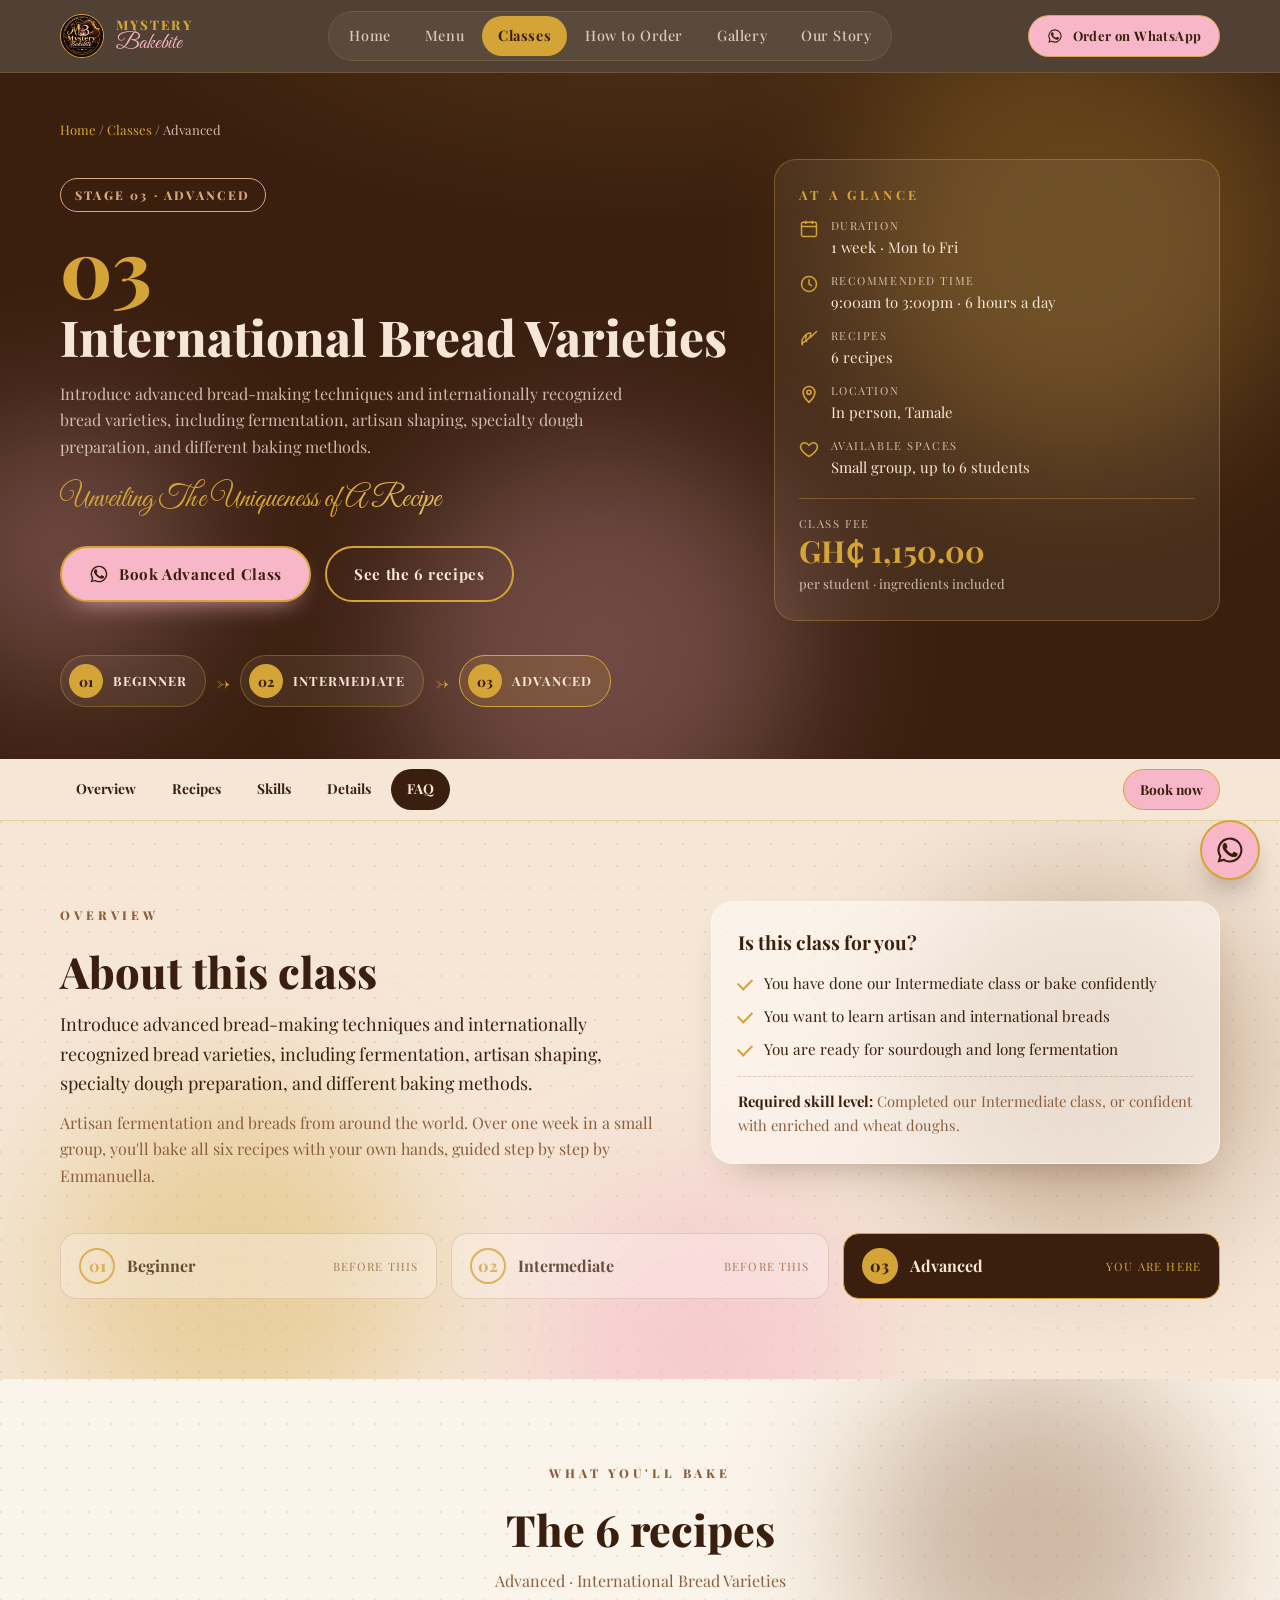
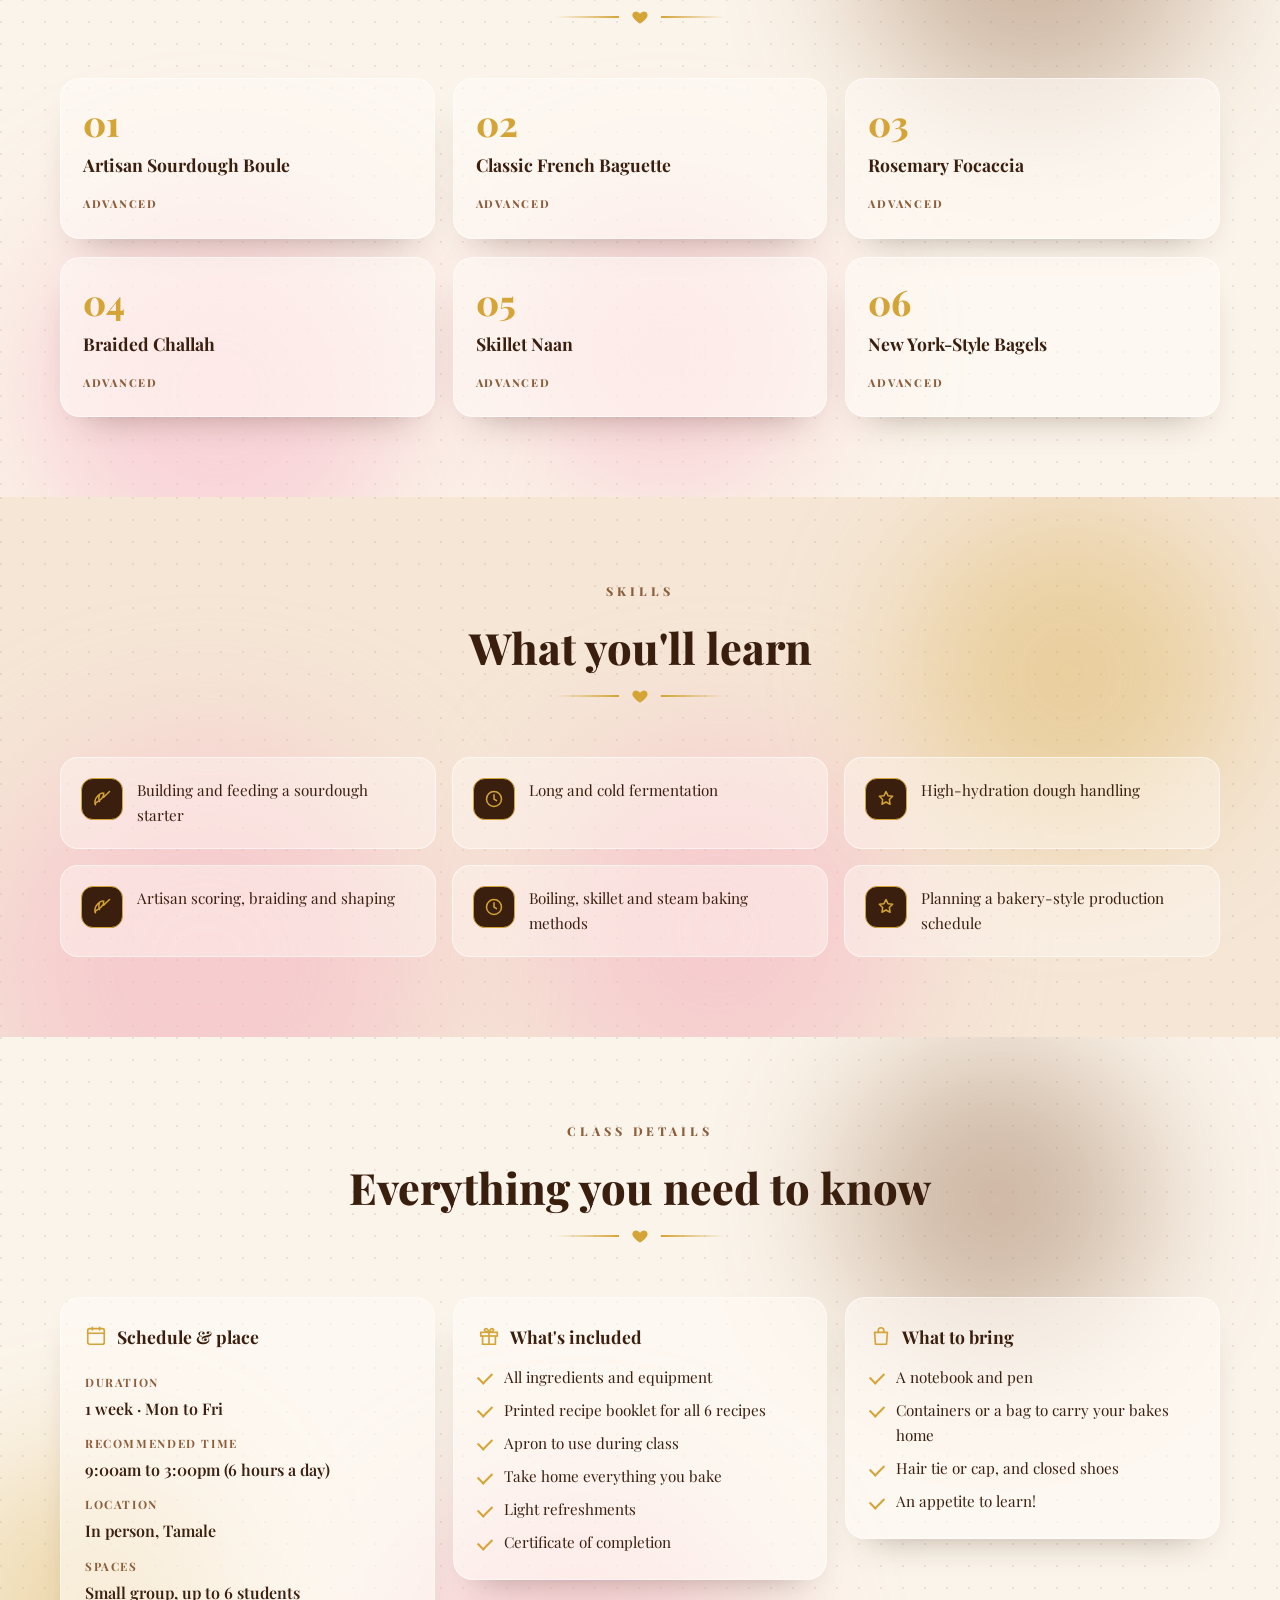
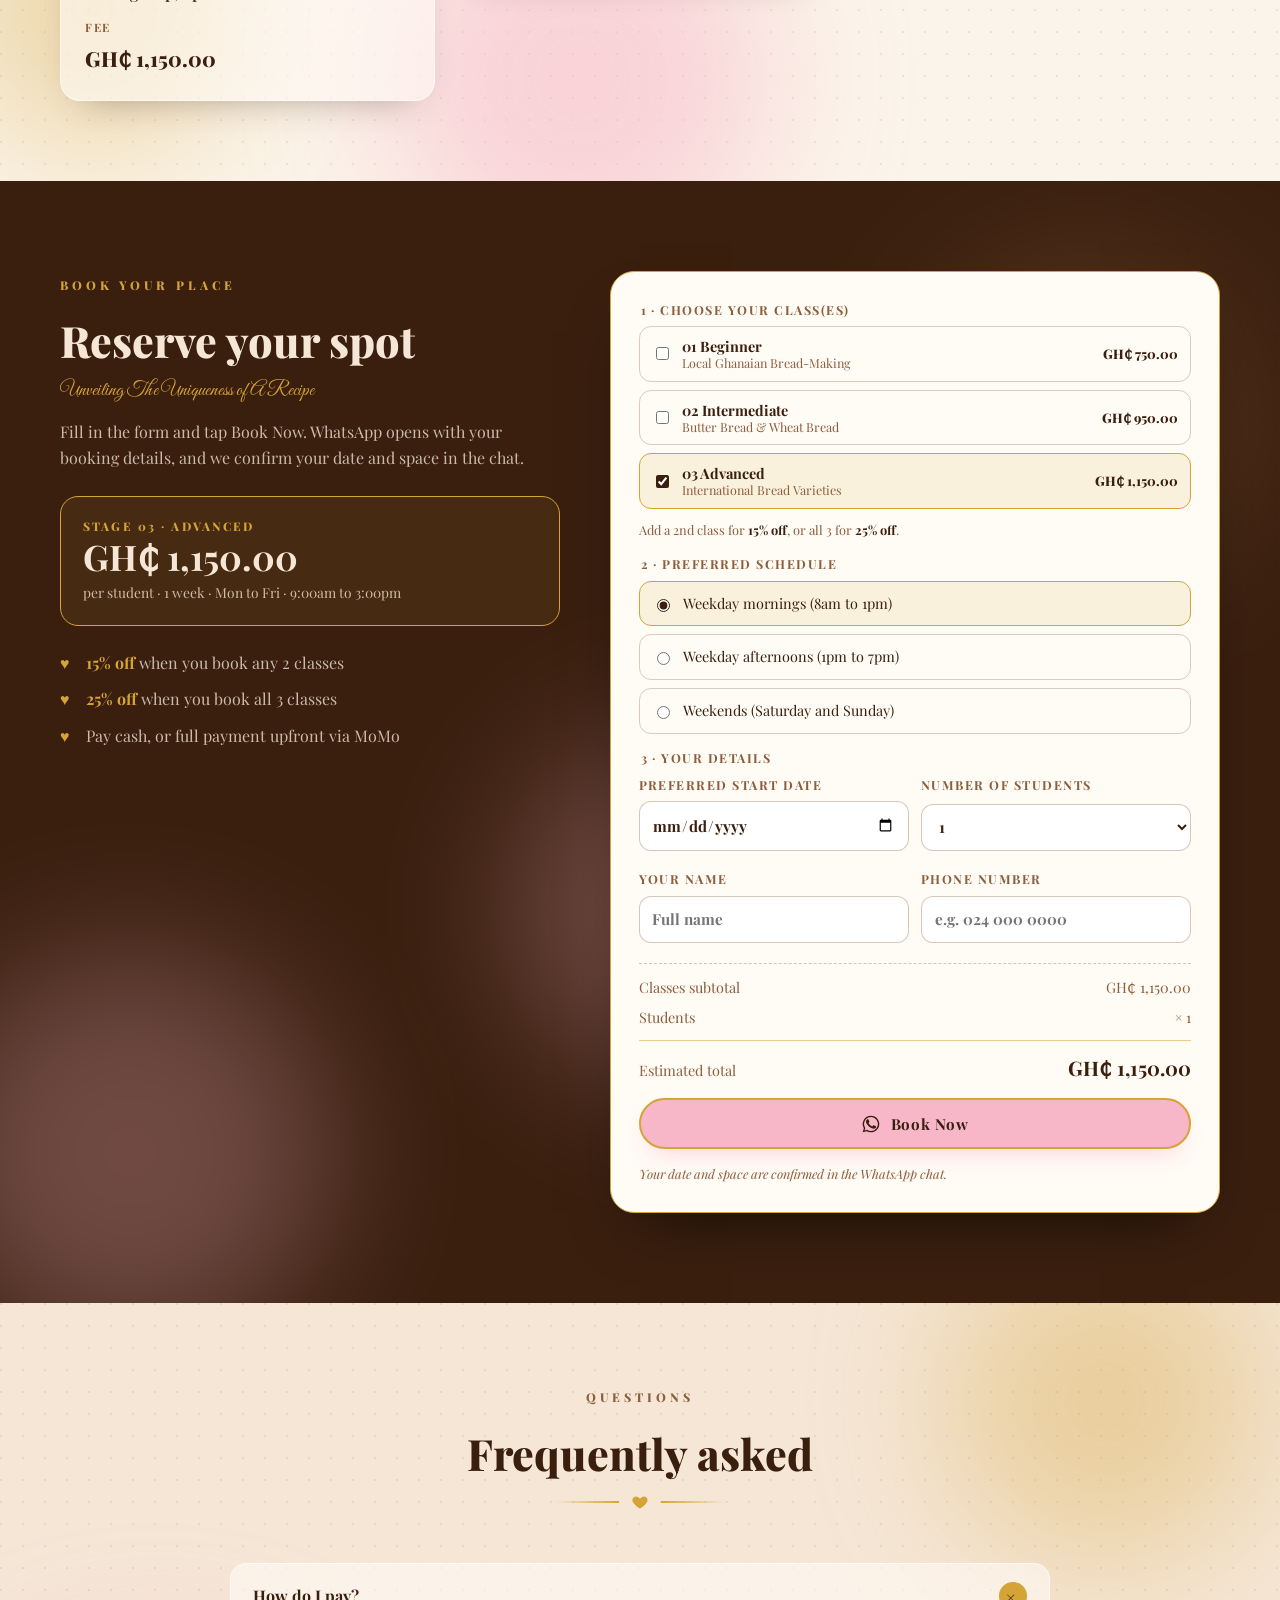
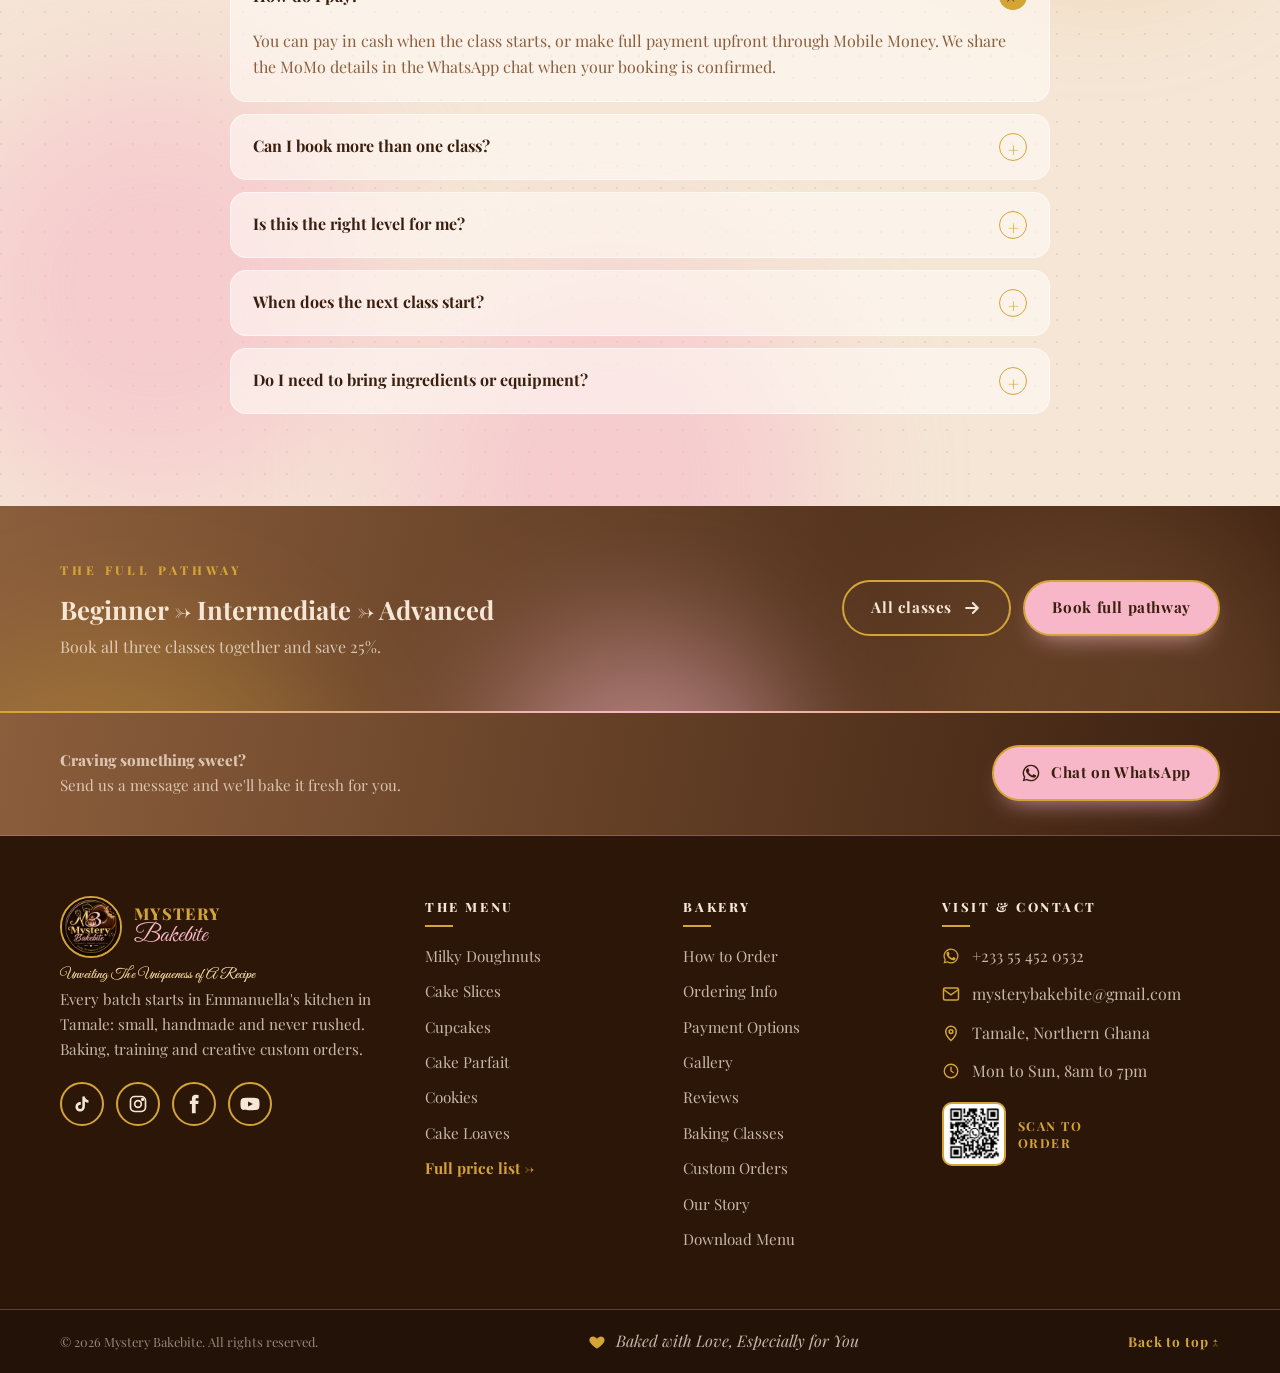
<file: class-advanced.html>
<!DOCTYPE html><html lang="en"><head><meta charset="utf-8"><meta name="viewport" content="width=device-width,initial-scale=1">
<title>Advanced Class: International Bread Varieties | Mystery Bakebite | Unveiling The Uniqueness of A Recipe</title><meta name="description" content="Unveiling The Uniqueness of A Recipe. Introduce advanced bread-making techniques and internationally recognized bread varieties, including fermentation, artisan shaping, specialty dough preparation, and different baking methods."><link rel="icon" href="assets/logo.jpg">
<link rel="preconnect" href="https://fonts.googleapis.com"><link rel="preconnect" href="https://fonts.gstatic.com" crossorigin>
<link href="https://fonts.googleapis.com/css2?family=Great+Vibes&family=Playfair+Display:ital,wght@0,400;0,600;0,700;0,800;1,400&display=swap" rel="stylesheet">
<link rel="stylesheet" href="css/style.css"></head><body id="top"><header class="site-header nav5 nav6"><div class="wrap nav5-inner">
<a class="brand" href="index.html"><img class="brand-logo" src="assets/logo.jpg" alt="Mystery Bakebite logo"><span class="brand-name"><span class="brand-mystery">Mystery</span><span class="brand-bakebite">Bakebite</span></span></a>
<nav class="main-nav" aria-label="Main"><a class="nav-link" href="index.html" data-key="home">Home</a><a class="nav-link" href="menu.html" data-key="menu">Menu</a><a class="nav-link" href="classes.html" data-key="classes">Classes</a><a class="nav-link" href="index.html#order" data-key="order">How to Order</a><a class="nav-link" href="index.html#gallery" data-key="gallery">Gallery</a><a class="nav-link" href="index.html#story" data-key="story">Our Story</a></nav>
<a class="btn btn-wa header-wa" href="https://wa.me/233554520532?text=Hello%20Mystery%20Bakebite%21%20I%27d%20like%20to%20place%20an%20order%20%F0%9F%8D%A9" target="_blank" rel="noopener"><svg viewBox="0 0 24 24" fill="currentColor"><path d="M17.5 14.4c-.3-.1-1.8-.9-2-1-.3-.1-.5-.1-.7.1-.2.3-.8 1-.9 1.2-.2.2-.3.2-.6.1-.3-.1-1.3-.5-2.4-1.5-.9-.8-1.5-1.8-1.7-2.1-.2-.3 0-.5.1-.6l.4-.5c.1-.2.2-.3.3-.5.1-.2 0-.4 0-.5l-.9-2.2c-.2-.6-.5-.5-.7-.5h-.6c-.2 0-.5.1-.8.4-.3.3-1 1-1 2.5s1.1 2.9 1.2 3.1c.1.2 2.1 3.2 5.1 4.5.7.3 1.3.5 1.7.6.7.2 1.4.2 1.9.1.6-.1 1.8-.7 2-1.4.2-.7.2-1.3.2-1.4-.1-.2-.3-.3-.6-.4zM12 2a10 10 0 0 0-8.6 15.1L2 22l5-1.3A10 10 0 1 0 12 2zm0 18.3c-1.5 0-3-.4-4.3-1.2l-.3-.2-3 .8.8-2.9-.2-.3A8.3 8.3 0 1 1 12 20.3z"/></svg><span class="wa-label">Order on WhatsApp</span></a>
<button class="nav-toggle" aria-label="Open menu" aria-expanded="false" aria-controls="drawer"><span></span><span></span><span></span></button>
</div></header><div class="drawer" id="drawer" aria-hidden="true"><div class="dr-backdrop" data-close></div>
<aside class="dr-panel" role="dialog" aria-label="Menu"><div class="dr-top"><a class="brand" href="index.html"><img class="brand-logo" src="assets/logo.jpg" alt=""><span class="brand-name"><span class="brand-mystery">Mystery</span><span class="brand-bakebite">Bakebite</span></span></a><button class="dr-close" data-close aria-label="Close menu">×</button></div>
<p class="dr-slogan">Unveiling The Uniqueness of A Recipe</p>
<nav class="dr-nav"><a class="dr-main" href="index.html"><i>01</i>Home</a><a class="dr-main" href="menu.html"><i>02</i>Menu &amp; Prices</a><a class="dr-main" href="classes.html"><i>03</i>Baking Classes</a>
<div class="dr-levels"><a class="dr-lv" href="class-beginner.html"><b>01</b>Beginner</a><a class="dr-lv" href="class-intermediate.html"><b>02</b>Intermediate</a><a class="dr-lv" href="class-advanced.html"><b>03</b>Advanced</a></div>
<div class="dr-group"><p class="dr-h">Order</p><a href="index.html#order">How to Order</a><a href="index.html#payment">Payment</a><a href="index.html#info">Ordering Info</a><a href="index.html#custom">Custom Orders</a></div><div class="dr-group"><p class="dr-h">About</p><a href="index.html#story">Our Story</a><a href="index.html#gallery">Gallery</a><a href="index.html#reviews">Reviews</a></div></nav>
<div class="dr-bottom"><a class="btn btn-wa" href="https://wa.me/233554520532?text=Hello%20Mystery%20Bakebite%21%20I%27d%20like%20to%20place%20an%20order%20%F0%9F%8D%A9" target="_blank" rel="noopener"><svg viewBox="0 0 24 24" fill="currentColor"><path d="M17.5 14.4c-.3-.1-1.8-.9-2-1-.3-.1-.5-.1-.7.1-.2.3-.8 1-.9 1.2-.2.2-.3.2-.6.1-.3-.1-1.3-.5-2.4-1.5-.9-.8-1.5-1.8-1.7-2.1-.2-.3 0-.5.1-.6l.4-.5c.1-.2.2-.3.3-.5.1-.2 0-.4 0-.5l-.9-2.2c-.2-.6-.5-.5-.7-.5h-.6c-.2 0-.5.1-.8.4-.3.3-1 1-1 2.5s1.1 2.9 1.2 3.1c.1.2 2.1 3.2 5.1 4.5.7.3 1.3.5 1.7.6.7.2 1.4.2 1.9.1.6-.1 1.8-.7 2-1.4.2-.7.2-1.3.2-1.4-.1-.2-.3-.3-.6-.4zM12 2a10 10 0 0 0-8.6 15.1L2 22l5-1.3A10 10 0 1 0 12 2zm0 18.3c-1.5 0-3-.4-4.3-1.2l-.3-.2-3 .8.8-2.9-.2-.3A8.3 8.3 0 1 1 12 20.3z"/></svg> Order on WhatsApp</a><div class="dr-soc"><a href="https://www.tiktok.com/@mysterybakebite" target="_blank" rel="noopener" aria-label="TikTok"><svg viewBox="0 0 24 24" fill="currentColor"><path d="M16.6 5.8A4.3 4.3 0 0 1 15.5 3h-3.1v12.4a2.6 2.6 0 1 1-2.6-2.6c.3 0 .5 0 .8.1V9.7a5.7 5.7 0 1 0 4.9 5.7V9.1a7.3 7.3 0 0 0 4.3 1.4V7.4a4.3 4.3 0 0 1-3.2-1.6z"/></svg></a><a href="https://www.instagram.com/mysterybakebite" target="_blank" rel="noopener" aria-label="Instagram"><svg viewBox="0 0 24 24" fill="none" stroke="currentColor" stroke-width="2"><rect x="3" y="3" width="18" height="18" rx="5"/><circle cx="12" cy="12" r="4"/><circle cx="17.5" cy="6.5" r="1" fill="currentColor"/></svg></a><a href="https://www.facebook.com/mysterybakebite" target="_blank" rel="noopener" aria-label="Facebook"><svg viewBox="0 0 24 24" fill="currentColor"><path d="M14 8V6c0-.9.6-1 1-1h2.5V1.2L14.1 1C10.4 1 9.5 3.8 9.5 5.6V8H7v4h2.5v11H14V12h3.1l.4-4z"/></svg></a><a href="https://www.youtube.com/@mysterybakebite" target="_blank" rel="noopener" aria-label="YouTube"><svg viewBox="0 0 24 24" fill="currentColor"><path d="M23 7.2a3 3 0 0 0-2.1-2.1C19 4.6 12 4.6 12 4.6s-7 0-8.9.5A3 3 0 0 0 1 7.2 31 31 0 0 0 .5 12a31 31 0 0 0 .5 4.8 3 3 0 0 0 2.1 2.1c1.9.5 8.9.5 8.9.5s7 0 8.9-.5a3 3 0 0 0 2.1-2.1 31 31 0 0 0 .5-4.8 31 31 0 0 0-.5-4.8zM9.7 15V9l5.8 3-5.8 3z"/></svg></a></div><p>Open daily · 8am to 7pm · Tamale</p></div>
</aside></div>
<main>
<section class="page-hero cx-hero s-advanced"><div class="wrap">
<p class="crumbs"><a href="index.html">Home</a> / <a href="classes.html">Classes</a> / Advanced</p>
<div class="cx-grid">
<div class="cx-intro"><span class="cx-chip">Stage 03 · Advanced</span>
<h1><span class="cx-num">03</span>International Bread Varieties</h1>
<p class="ph-lede">Introduce advanced bread-making techniques and internationally recognized bread varieties, including fermentation, artisan shaping, specialty dough preparation, and different baking methods.</p>
<p class="script cd-slogan">Unveiling The Uniqueness of A Recipe</p>
<div class="hero-ctas"><a class="btn btn-wa" href="#book"><svg viewBox="0 0 24 24" fill="currentColor"><path d="M17.5 14.4c-.3-.1-1.8-.9-2-1-.3-.1-.5-.1-.7.1-.2.3-.8 1-.9 1.2-.2.2-.3.2-.6.1-.3-.1-1.3-.5-2.4-1.5-.9-.8-1.5-1.8-1.7-2.1-.2-.3 0-.5.1-.6l.4-.5c.1-.2.2-.3.3-.5.1-.2 0-.4 0-.5l-.9-2.2c-.2-.6-.5-.5-.7-.5h-.6c-.2 0-.5.1-.8.4-.3.3-1 1-1 2.5s1.1 2.9 1.2 3.1c.1.2 2.1 3.2 5.1 4.5.7.3 1.3.5 1.7.6.7.2 1.4.2 1.9.1.6-.1 1.8-.7 2-1.4.2-.7.2-1.3.2-1.4-.1-.2-.3-.3-.6-.4zM12 2a10 10 0 0 0-8.6 15.1L2 22l5-1.3A10 10 0 1 0 12 2zm0 18.3c-1.5 0-3-.4-4.3-1.2l-.3-.2-3 .8.8-2.9-.2-.3A8.3 8.3 0 1 1 12 20.3z"/></svg> Book Advanced Class</a><a class="btn btn-ghost" href="#recipes">See the 6 recipes</a></div></div>
<aside class="glance"><h2>At a glance</h2><ul>
<li><svg viewBox="0 0 24 24" fill="none" stroke="currentColor" stroke-width="1.8"><rect x="3" y="4" width="18" height="17" rx="2"/><path d="M3 9h18M8 2v4M16 2v4"/></svg><span><small>Duration</small>1 week · Mon to Fri</span></li>
<li><svg viewBox="0 0 24 24" fill="none" stroke="currentColor" stroke-width="1.8" stroke-linecap="round"><circle cx="12" cy="12" r="9"/><path d="M12 7v5l3 2"/></svg><span><small>Recommended time</small>9:00am to 3:00pm · 6 hours a day</span></li>
<li><svg viewBox="0 0 24 24" fill="none" stroke="currentColor" stroke-width="1.8" stroke-linecap="round"><path d="M14 10 21 3M4.5 19.5c-2-2-1.2-7.8 2.5-11.5s7-3 7-3 .7 3.3-3 7-9.5 4.5-6.5 7.5zM9 7c-1 2-1.3 5 0 8"/></svg><span><small>Recipes</small>6 recipes</span></li>
<li><svg viewBox="0 0 24 24" fill="none" stroke="currentColor" stroke-width="2"><path d="M12 22s7-6.2 7-12a7 7 0 0 0-14 0c0 5.8 7 12 7 12z"/><circle cx="12" cy="10" r="2.5"/></svg><span><small>Location</small>In person, Tamale</span></li>
<li><svg viewBox="0 0 24 24" fill="none" stroke="currentColor" stroke-width="1.8"><path d="M12 21s-7.5-4.6-9.6-9.2C.9 8.4 3 4.5 6.7 4.5c2.1 0 3.6 1.2 5.3 3.1 1.7-1.9 3.2-3.1 5.3-3.1 3.7 0 5.8 3.9 4.3 7.3C19.5 16.4 12 21 12 21z"/></svg><span><small>Available spaces</small>Small group, up to 6 students</span></li></ul>
<div class="gl-fee"><small>Class fee</small><b>GH₵ 1,150.00</b><span>per student · ingredients included</span></div></aside>
</div><nav class="pathway" aria-label="Learning pathway"><a class="path-step " href="class-beginner.html"><span class="ps-num">01</span><span class="ps-lvl">Beginner</span></a><span class="path-arrow" aria-hidden="true">→</span><a class="path-step " href="class-intermediate.html"><span class="ps-num">02</span><span class="ps-lvl">Intermediate</span></a><span class="path-arrow" aria-hidden="true">→</span><a class="path-step on" href="class-advanced.html"><span class="ps-num">03</span><span class="ps-lvl">Advanced</span></a></nav></div></section>

<nav class="subnav" aria-label="Class sections"><div class="wrap sn-inner">
<a href="#overview">Overview</a><a href="#recipes">Recipes</a><a href="#skills">Skills</a><a href="#details">Details</a><a href="#faq">FAQ</a><a href="#book" class="sn-book">Book now</a></div></nav>

<section class="cx-sec" id="overview"><div class="wrap ov-grid">
<div class="reveal"><span class="kicker">Overview</span><h2 class="sec-title left">About this class</h2><p class="ov-lead">Introduce advanced bread-making techniques and internationally recognized bread varieties, including fermentation, artisan shaping, specialty dough preparation, and different baking methods.</p><p class="ov-p">Artisan fermentation and breads from around the world. Over one week in a small group, you'll bake all six recipes with your own hands, guided step by step by Emmanuella.</p></div>
<div class="who reveal"><h3>Is this class for you?</h3><ul class="ticks"><li>You have done our Intermediate class or bake confidently</li><li>You want to learn artisan and international breads</li><li>You are ready for sourdough and long fermentation</li></ul><p class="who-skill"><b>Required skill level:</b> Completed our Intermediate class, or confident with enriched and wheat doughs.</p></div>
</div>
<div class="wrap"><div class="fit-row reveal"><a class="fit done" href="class-beginner.html"><span class="fit-n">01</span><b>Beginner</b><small>Before this</small></a><a class="fit done" href="class-intermediate.html"><span class="fit-n">02</span><b>Intermediate</b><small>Before this</small></a><a class="fit now" href="class-advanced.html"><span class="fit-n">03</span><b>Advanced</b><small>You are here</small></a></div></div></section>

<section class="cx-sec alt" id="recipes"><div class="wrap"><div class="sec-head reveal"><span class="kicker">What you'll bake</span><h2 class="sec-title">The 6 recipes</h2><p class="sec-sub">Advanced · International Bread Varieties</p><div class="divider"><svg viewBox="0 0 24 24" fill="currentColor"><path d="M12 21s-7.5-4.6-9.6-9.2C.9 8.4 3 4.5 6.7 4.5c2.1 0 3.6 1.2 5.3 3.1 1.7-1.9 3.2-3.1 5.3-3.1 3.7 0 5.8 3.9 4.3 7.3C19.5 16.4 12 21 12 21z"/></svg></div></div>
<div class="rgrid"><div class="rcard reveal"><span class="r-num">01</span><h3>Artisan Sourdough Boule</h3><span class="r-tag">Advanced</span></div><div class="rcard reveal"><span class="r-num">02</span><h3>Classic French Baguette</h3><span class="r-tag">Advanced</span></div><div class="rcard reveal"><span class="r-num">03</span><h3>Rosemary Focaccia</h3><span class="r-tag">Advanced</span></div><div class="rcard reveal"><span class="r-num">04</span><h3>Braided Challah</h3><span class="r-tag">Advanced</span></div><div class="rcard reveal"><span class="r-num">05</span><h3>Skillet Naan</h3><span class="r-tag">Advanced</span></div><div class="rcard reveal"><span class="r-num">06</span><h3>New York-Style Bagels</h3><span class="r-tag">Advanced</span></div></div></div></section>

<section class="cx-sec" id="skills"><div class="wrap"><div class="sec-head reveal"><span class="kicker">Skills</span><h2 class="sec-title">What you'll learn</h2><div class="divider"><svg viewBox="0 0 24 24" fill="currentColor"><path d="M12 21s-7.5-4.6-9.6-9.2C.9 8.4 3 4.5 6.7 4.5c2.1 0 3.6 1.2 5.3 3.1 1.7-1.9 3.2-3.1 5.3-3.1 3.7 0 5.8 3.9 4.3 7.3C19.5 16.4 12 21 12 21z"/></svg></div></div>
<div class="sgrid"><div class="skill reveal"><span class="sk-ic"><svg viewBox="0 0 24 24" fill="none" stroke="currentColor" stroke-width="1.8" stroke-linecap="round"><path d="M14 10 21 3M4.5 19.5c-2-2-1.2-7.8 2.5-11.5s7-3 7-3 .7 3.3-3 7-9.5 4.5-6.5 7.5zM9 7c-1 2-1.3 5 0 8"/></svg></span><p>Building and feeding a sourdough starter</p></div><div class="skill reveal"><span class="sk-ic"><svg viewBox="0 0 24 24" fill="none" stroke="currentColor" stroke-width="1.8" stroke-linecap="round"><circle cx="12" cy="12" r="9"/><path d="M12 7v5l3 2"/></svg></span><p>Long and cold fermentation</p></div><div class="skill reveal"><span class="sk-ic"><svg viewBox="0 0 24 24" fill="none" stroke="currentColor" stroke-width="1.8" stroke-linecap="round" stroke-linejoin="round"><path d="M12 3l2.4 5 5.6.8-4 3.9.9 5.6L12 15.6l-4.9 2.7.9-5.6-4-3.9 5.6-.8z"/></svg></span><p>High-hydration dough handling</p></div><div class="skill reveal"><span class="sk-ic"><svg viewBox="0 0 24 24" fill="none" stroke="currentColor" stroke-width="1.8" stroke-linecap="round"><path d="M14 10 21 3M4.5 19.5c-2-2-1.2-7.8 2.5-11.5s7-3 7-3 .7 3.3-3 7-9.5 4.5-6.5 7.5zM9 7c-1 2-1.3 5 0 8"/></svg></span><p>Artisan scoring, braiding and shaping</p></div><div class="skill reveal"><span class="sk-ic"><svg viewBox="0 0 24 24" fill="none" stroke="currentColor" stroke-width="1.8" stroke-linecap="round"><circle cx="12" cy="12" r="9"/><path d="M12 7v5l3 2"/></svg></span><p>Boiling, skillet and steam baking methods</p></div><div class="skill reveal"><span class="sk-ic"><svg viewBox="0 0 24 24" fill="none" stroke="currentColor" stroke-width="1.8" stroke-linecap="round" stroke-linejoin="round"><path d="M12 3l2.4 5 5.6.8-4 3.9.9 5.6L12 15.6l-4.9 2.7.9-5.6-4-3.9 5.6-.8z"/></svg></span><p>Planning a bakery-style production schedule</p></div></div></div></section>

<section class="cx-sec alt" id="details"><div class="wrap"><div class="sec-head reveal"><span class="kicker">Class details</span><h2 class="sec-title">Everything you need to know</h2><div class="divider"><svg viewBox="0 0 24 24" fill="currentColor"><path d="M12 21s-7.5-4.6-9.6-9.2C.9 8.4 3 4.5 6.7 4.5c2.1 0 3.6 1.2 5.3 3.1 1.7-1.9 3.2-3.1 5.3-3.1 3.7 0 5.8 3.9 4.3 7.3C19.5 16.4 12 21 12 21z"/></svg></div></div>
<div class="dgrid">
<div class="dcard reveal"><h3><svg viewBox="0 0 24 24" fill="none" stroke="currentColor" stroke-width="1.8"><rect x="3" y="4" width="18" height="17" rx="2"/><path d="M3 9h18M8 2v4M16 2v4"/></svg> Schedule &amp; place</h3><dl>
<dt>Duration</dt><dd>1 week · Mon to Fri</dd><dt>Recommended time</dt><dd>9:00am to 3:00pm (6 hours a day)</dd>
<dt>Location</dt><dd>In person, Tamale</dd><dt>Spaces</dt><dd>Small group, up to 6 students</dd><dt>Fee</dt><dd class="dd-fee">GH₵ 1,150.00</dd></dl></div>
<div class="dcard reveal"><h3><svg viewBox="0 0 24 24" fill="none" stroke="currentColor" stroke-width="1.8"><rect x="3" y="8" width="18" height="4"/><path d="M5 12v9h14v-9M12 8v13M12 8S10.5 3 8 4s0 4 4 4zm0 0s1.5-5 4-4-0 4-4 4z"/></svg> What's included</h3><ul class="ticks"><li>All ingredients and equipment</li><li>Printed recipe booklet for all 6 recipes</li><li>Apron to use during class</li><li>Take home everything you bake</li><li>Light refreshments</li><li>Certificate of completion</li></ul></div>
<div class="dcard reveal"><h3><svg viewBox="0 0 24 24" fill="none" stroke="currentColor" stroke-width="1.8" stroke-linejoin="round"><path d="M5 8h14l-1 13H6zM9 8V6a3 3 0 0 1 6 0v2"/></svg> What to bring</h3><ul class="ticks"><li>A notebook and pen</li><li>Containers or a bag to carry your bakes home</li><li>Hair tie or cap, and closed shoes</li><li>An appetite to learn!</li></ul></div>
</div></div></section>

<section class="book-band on-dark" id="book"><div class="wrap bb-grid">
<div class="bb-intro reveal"><span class="kicker">Book your place</span><h2 class="sec-title left">Reserve your spot</h2><p class="bk-slogan">Unveiling The Uniqueness of A Recipe</p>
<p class="bb-p">Fill in the form and tap Book Now. WhatsApp opens with your booking details, and we confirm your date and space in the chat.</p>
<div class="bb-price"><small>Stage 03 · Advanced</small><b>GH₵ 1,150.00</b><span>per student · 1 week · Mon to Fri · 9:00am to 3:00pm</span></div>
<ul class="bb-deals"><li><b>15% off</b> when you book any 2 classes</li><li><b>25% off</b> when you book all 3 classes</li><li>Pay cash, or full payment upfront via MoMo</li></ul></div>
<form class="book-form bb-form reveal" data-d2="15" data-d3="25" data-level="03 Advanced" data-title="International Bread Varieties" data-fee="1150">
<fieldset class="pick"><legend>1 · Choose your class(es)</legend><label class="opt pk"><input type="checkbox" name="cls" value="beginner" data-fee="750" data-name="01 Beginner: Local Ghanaian Bread-Making" ><span><b>01 Beginner</b><small>Local Ghanaian Bread-Making</small></span><em>GH₵ 750.00</em></label><label class="opt pk"><input type="checkbox" name="cls" value="intermediate" data-fee="950" data-name="02 Intermediate: Butter Bread & Wheat Bread" ><span><b>02 Intermediate</b><small>Butter Bread &amp; Wheat Bread</small></span><em>GH₵ 950.00</em></label><label class="opt pk"><input type="checkbox" name="cls" value="advanced" data-fee="1150" data-name="03 Advanced: International Bread Varieties" checked><span><b>03 Advanced</b><small>International Bread Varieties</small></span><em>GH₵ 1,150.00</em></label><p class="pick-hint">Add a 2nd class for <b>15% off</b>, or all 3 for <b>25% off</b>.</p></fieldset>
<fieldset><legend>2 · Preferred schedule</legend><label class="opt"><input type="radio" name="schedule" value="Weekday mornings (8am to 1pm)" checked><span>Weekday mornings (8am to 1pm)</span></label><label class="opt"><input type="radio" name="schedule" value="Weekday afternoons (1pm to 7pm)" ><span>Weekday afternoons (1pm to 7pm)</span></label><label class="opt"><input type="radio" name="schedule" value="Weekends (Saturday and Sunday)" ><span>Weekends (Saturday and Sunday)</span></label></fieldset>
<fieldset><legend>3 · Your details</legend><div class="fld-grid">
<label class="fld">Preferred start date<input type="date" name="date"></label>
<label class="fld">Number of students<select name="seats"><option>1</option><option>2</option><option>3</option><option>4</option></select></label>
<label class="fld">Your name<input type="text" name="name" placeholder="Full name" required></label>
<label class="fld">Phone number<input type="tel" name="phone" placeholder="e.g. 024 000 0000"></label></div></fieldset>
<div class="bk-sum">
<p><span>Classes subtotal</span><span>GH₵ <span class="sub">1,150.00</span></span></p>
<p class="disc-row" hidden><span>Bundle discount (<span class="disc-pct">0</span>%)</span><span>− GH₵ <span class="disc">0.00</span></span></p>
<p><span>Students</span><span>× <span class="n">1</span></span></p>
<p class="bk-total"><span>Estimated total</span><b>GH₵ <span class="tot">1,150.00</span></b></p></div>
<button class="btn btn-wa bk-btn" type="submit"><svg viewBox="0 0 24 24" fill="currentColor"><path d="M17.5 14.4c-.3-.1-1.8-.9-2-1-.3-.1-.5-.1-.7.1-.2.3-.8 1-.9 1.2-.2.2-.3.2-.6.1-.3-.1-1.3-.5-2.4-1.5-.9-.8-1.5-1.8-1.7-2.1-.2-.3 0-.5.1-.6l.4-.5c.1-.2.2-.3.3-.5.1-.2 0-.4 0-.5l-.9-2.2c-.2-.6-.5-.5-.7-.5h-.6c-.2 0-.5.1-.8.4-.3.3-1 1-1 2.5s1.1 2.9 1.2 3.1c.1.2 2.1 3.2 5.1 4.5.7.3 1.3.5 1.7.6.7.2 1.4.2 1.9.1.6-.1 1.8-.7 2-1.4.2-.7.2-1.3.2-1.4-.1-.2-.3-.3-.6-.4zM12 2a10 10 0 0 0-8.6 15.1L2 22l5-1.3A10 10 0 1 0 12 2zm0 18.3c-1.5 0-3-.4-4.3-1.2l-.3-.2-3 .8.8-2.9-.2-.3A8.3 8.3 0 1 1 12 20.3z"/></svg> Book Now</button>
<p class="bk-note">Your date and space are confirmed in the WhatsApp chat.</p>
</form></div></section>

<section class="cx-sec" id="faq"><div class="wrap faq-wrap"><div class="sec-head reveal"><span class="kicker">Questions</span><h2 class="sec-title">Frequently asked</h2><div class="divider"><svg viewBox="0 0 24 24" fill="currentColor"><path d="M12 21s-7.5-4.6-9.6-9.2C.9 8.4 3 4.5 6.7 4.5c2.1 0 3.6 1.2 5.3 3.1 1.7-1.9 3.2-3.1 5.3-3.1 3.7 0 5.8 3.9 4.3 7.3C19.5 16.4 12 21 12 21z"/></svg></div></div><details class="faq reveal" open><summary>How do I pay?<span class="fq-ic" aria-hidden="true">+</span></summary><p>You can pay in cash when the class starts, or make full payment upfront through Mobile Money. We share the MoMo details in the WhatsApp chat when your booking is confirmed.</p></details><details class="faq reveal"><summary>Can I book more than one class?<span class="fq-ic" aria-hidden="true">+</span></summary><p>Yes. Book any 2 classes and get 15% off, or all 3 for 25% off. Just tick the classes you want in the booking form.</p></details><details class="faq reveal"><summary>Is this the right level for me?<span class="fq-ic" aria-hidden="true">+</span></summary><p>Completed our Intermediate class, or confident with enriched and wheat doughs. Not sure? Message us on WhatsApp and we will help you choose.</p></details><details class="faq reveal"><summary>When does the next class start?<span class="fq-ic" aria-hidden="true">+</span></summary><p>Classes run for one week, Monday to Friday. Choose your preferred schedule and start date in the form and we will confirm the date with you on WhatsApp.</p></details><details class="faq reveal"><summary>Do I need to bring ingredients or equipment?<span class="fq-ic" aria-hidden="true">+</span></summary><p>No. All ingredients and equipment are included. You only need the few items listed under What to bring.</p></details></div></section>
<section class="next-band"><div class="wrap nb-inner reveal"><div><span class="kicker">The full pathway</span><h2>Beginner → Intermediate → Advanced</h2><p>Book all three classes together and save 25%.</p></div><div class="nb-ctas"><a class="btn btn-ghost" href="classes.html">All classes <svg viewBox="0 0 24 24" fill="none" stroke="currentColor" stroke-width="2.4" stroke-linecap="round"><path d="M5 12h14M13 6l6 6-6 6"/></svg></a><a class="btn btn-wa" href="class-advanced.html?add=all#book">Book full pathway</a></div></div></section>
</main><footer class="footer" id="contact">
<div class="f-cta"><div class="wrap f-cta-inner"><div><p class="f-cta-script">Craving something sweet?</p><p class="f-cta-sub">Send us a message and we'll bake it fresh for you.</p></div>
<a class="btn btn-wa" href="https://wa.me/233554520532?text=Hello%20Mystery%20Bakebite%21%20I%27d%20like%20to%20place%20an%20order%20%F0%9F%8D%A9" target="_blank" rel="noopener"><svg viewBox="0 0 24 24" fill="currentColor"><path d="M17.5 14.4c-.3-.1-1.8-.9-2-1-.3-.1-.5-.1-.7.1-.2.3-.8 1-.9 1.2-.2.2-.3.2-.6.1-.3-.1-1.3-.5-2.4-1.5-.9-.8-1.5-1.8-1.7-2.1-.2-.3 0-.5.1-.6l.4-.5c.1-.2.2-.3.3-.5.1-.2 0-.4 0-.5l-.9-2.2c-.2-.6-.5-.5-.7-.5h-.6c-.2 0-.5.1-.8.4-.3.3-1 1-1 2.5s1.1 2.9 1.2 3.1c.1.2 2.1 3.2 5.1 4.5.7.3 1.3.5 1.7.6.7.2 1.4.2 1.9.1.6-.1 1.8-.7 2-1.4.2-.7.2-1.3.2-1.4-.1-.2-.3-.3-.6-.4zM12 2a10 10 0 0 0-8.6 15.1L2 22l5-1.3A10 10 0 1 0 12 2zm0 18.3c-1.5 0-3-.4-4.3-1.2l-.3-.2-3 .8.8-2.9-.2-.3A8.3 8.3 0 1 1 12 20.3z"/></svg> Chat on WhatsApp</a></div></div>
<div class="wrap"><div class="footer-grid">
<div class="f-brand"><a class="brand" href="index.html"><img class="f-logo" src="assets/logo.jpg" alt="Mystery Bakebite logo"><span class="brand-name"><span class="brand-mystery">Mystery</span><span class="brand-bakebite">Bakebite</span></span></a>
<p class="f-tag">Unveiling The Uniqueness of A Recipe</p>
<p>Every batch starts in Emmanuella's kitchen in Tamale: small, handmade and never rushed. Baking, training and creative custom orders.</p>
<div class="socials"><a href="https://www.tiktok.com/@mysterybakebite" target="_blank" rel="noopener" aria-label="TikTok"><svg viewBox="0 0 24 24" fill="currentColor"><path d="M16.6 5.8A4.3 4.3 0 0 1 15.5 3h-3.1v12.4a2.6 2.6 0 1 1-2.6-2.6c.3 0 .5 0 .8.1V9.7a5.7 5.7 0 1 0 4.9 5.7V9.1a7.3 7.3 0 0 0 4.3 1.4V7.4a4.3 4.3 0 0 1-3.2-1.6z"/></svg></a><a href="https://www.instagram.com/mysterybakebite" target="_blank" rel="noopener" aria-label="Instagram"><svg viewBox="0 0 24 24" fill="none" stroke="currentColor" stroke-width="2"><rect x="3" y="3" width="18" height="18" rx="5"/><circle cx="12" cy="12" r="4"/><circle cx="17.5" cy="6.5" r="1" fill="currentColor"/></svg></a><a href="https://www.facebook.com/mysterybakebite" target="_blank" rel="noopener" aria-label="Facebook"><svg viewBox="0 0 24 24" fill="currentColor"><path d="M14 8V6c0-.9.6-1 1-1h2.5V1.2L14.1 1C10.4 1 9.5 3.8 9.5 5.6V8H7v4h2.5v11H14V12h3.1l.4-4z"/></svg></a><a href="https://www.youtube.com/@mysterybakebite" target="_blank" rel="noopener" aria-label="YouTube"><svg viewBox="0 0 24 24" fill="currentColor"><path d="M23 7.2a3 3 0 0 0-2.1-2.1C19 4.6 12 4.6 12 4.6s-7 0-8.9.5A3 3 0 0 0 1 7.2 31 31 0 0 0 .5 12a31 31 0 0 0 .5 4.8 3 3 0 0 0 2.1 2.1c1.9.5 8.9.5 8.9.5s7 0 8.9-.5a3 3 0 0 0 2.1-2.1 31 31 0 0 0 .5-4.8 31 31 0 0 0-.5-4.8zM9.7 15V9l5.8 3-5.8 3z"/></svg></a></div></div>
<div><h3 class="f-h">The Menu</h3><ul class="f-links"><li><a href="menu.html#milky">Milky Doughnuts</a></li><li><a href="menu.html#slices">Cake Slices</a></li><li><a href="menu.html#cupcakes">Cupcakes</a></li><li><a href="menu.html#parfait">Cake Parfait</a></li><li><a href="menu.html#cookies">Cookies</a></li><li><a href="menu.html#loaves">Cake Loaves</a></li><li><a href="menu.html" class="f-more">Full price list →</a></li></ul></div>
<div><h3 class="f-h">Bakery</h3><ul class="f-links"><li><a href="index.html#order">How to Order</a></li><li><a href="index.html#info">Ordering Info</a></li><li><a href="index.html#payment">Payment Options</a></li><li><a href="index.html#gallery">Gallery</a></li><li><a href="index.html#reviews">Reviews</a></li><li><a href="classes.html">Baking Classes</a></li><li><a href="index.html#custom">Custom Orders</a></li><li><a href="index.html#story">Our Story</a></li><li><a href="assets/price-list.png" download="Mystery-Bakebite-Menu-Sept-2026.png">Download Menu</a></li></ul></div>
<div><h3 class="f-h">Visit &amp; Contact</h3><ul class="f-list">
<li><svg viewBox="0 0 24 24" fill="currentColor"><path d="M17.5 14.4c-.3-.1-1.8-.9-2-1-.3-.1-.5-.1-.7.1-.2.3-.8 1-.9 1.2-.2.2-.3.2-.6.1-.3-.1-1.3-.5-2.4-1.5-.9-.8-1.5-1.8-1.7-2.1-.2-.3 0-.5.1-.6l.4-.5c.1-.2.2-.3.3-.5.1-.2 0-.4 0-.5l-.9-2.2c-.2-.6-.5-.5-.7-.5h-.6c-.2 0-.5.1-.8.4-.3.3-1 1-1 2.5s1.1 2.9 1.2 3.1c.1.2 2.1 3.2 5.1 4.5.7.3 1.3.5 1.7.6.7.2 1.4.2 1.9.1.6-.1 1.8-.7 2-1.4.2-.7.2-1.3.2-1.4-.1-.2-.3-.3-.6-.4zM12 2a10 10 0 0 0-8.6 15.1L2 22l5-1.3A10 10 0 1 0 12 2zm0 18.3c-1.5 0-3-.4-4.3-1.2l-.3-.2-3 .8.8-2.9-.2-.3A8.3 8.3 0 1 1 12 20.3z"/></svg><a href="https://wa.me/233554520532?text=Hello%20Mystery%20Bakebite%21%20I%27d%20like%20to%20place%20an%20order%20%F0%9F%8D%A9" target="_blank" rel="noopener">+233 55 452 0532</a></li>
<li><svg viewBox="0 0 24 24" fill="none" stroke="currentColor" stroke-width="2"><rect x="2" y="4" width="20" height="16" rx="2"/><path d="m2 6 10 7 10-7"/></svg><a href="mailto:mysterybakebite@gmail.com">mysterybakebite@gmail.com</a></li>
<li><svg viewBox="0 0 24 24" fill="none" stroke="currentColor" stroke-width="2"><path d="M12 22s7-6.2 7-12a7 7 0 0 0-14 0c0 5.8 7 12 7 12z"/><circle cx="12" cy="10" r="2.5"/></svg><span>Tamale, Northern Ghana</span></li>
<li><svg viewBox="0 0 24 24" fill="none" stroke="currentColor" stroke-width="1.8" stroke-linecap="round"><circle cx="12" cy="12" r="9"/><path d="M12 7v5l3 2"/></svg><span>Mon to Sun, 8am to 7pm</span></li></ul>
<div class="f-qr"><img src="assets/qr.jpg" alt="WhatsApp QR code"><span>Scan to<br>order</span></div></div>
</div></div>
<div class="f-bottom"><div class="wrap f-bottom-inner">
<p class="small">© 2026 Mystery Bakebite. All rights reserved.</p>
<p class="love"><svg viewBox="0 0 24 24" fill="currentColor"><path d="M12 21s-7.5-4.6-9.6-9.2C.9 8.4 3 4.5 6.7 4.5c2.1 0 3.6 1.2 5.3 3.1 1.7-1.9 3.2-3.1 5.3-3.1 3.7 0 5.8 3.9 4.3 7.3C19.5 16.4 12 21 12 21z"/></svg> Baked with Love, Especially for You</p>
<a class="to-top" href="#top">Back to top ↑</a></div></div></footer>
<a class="wa-float" href="https://wa.me/233554520532?text=Hello%20Mystery%20Bakebite%21%20I%27d%20like%20to%20place%20an%20order%20%F0%9F%8D%A9" target="_blank" rel="noopener" aria-label="Chat on WhatsApp"><svg viewBox="0 0 24 24" fill="currentColor"><path d="M17.5 14.4c-.3-.1-1.8-.9-2-1-.3-.1-.5-.1-.7.1-.2.3-.8 1-.9 1.2-.2.2-.3.2-.6.1-.3-.1-1.3-.5-2.4-1.5-.9-.8-1.5-1.8-1.7-2.1-.2-.3 0-.5.1-.6l.4-.5c.1-.2.2-.3.3-.5.1-.2 0-.4 0-.5l-.9-2.2c-.2-.6-.5-.5-.7-.5h-.6c-.2 0-.5.1-.8.4-.3.3-1 1-1 2.5s1.1 2.9 1.2 3.1c.1.2 2.1 3.2 5.1 4.5.7.3 1.3.5 1.7.6.7.2 1.4.2 1.9.1.6-.1 1.8-.7 2-1.4.2-.7.2-1.3.2-1.4-.1-.2-.3-.3-.6-.4zM12 2a10 10 0 0 0-8.6 15.1L2 22l5-1.3A10 10 0 1 0 12 2zm0 18.3c-1.5 0-3-.4-4.3-1.2l-.3-.2-3 .8.8-2.9-.2-.3A8.3 8.3 0 1 1 12 20.3z"/></svg></a>
<script src="js/main.js"></script></body></html>
</file>
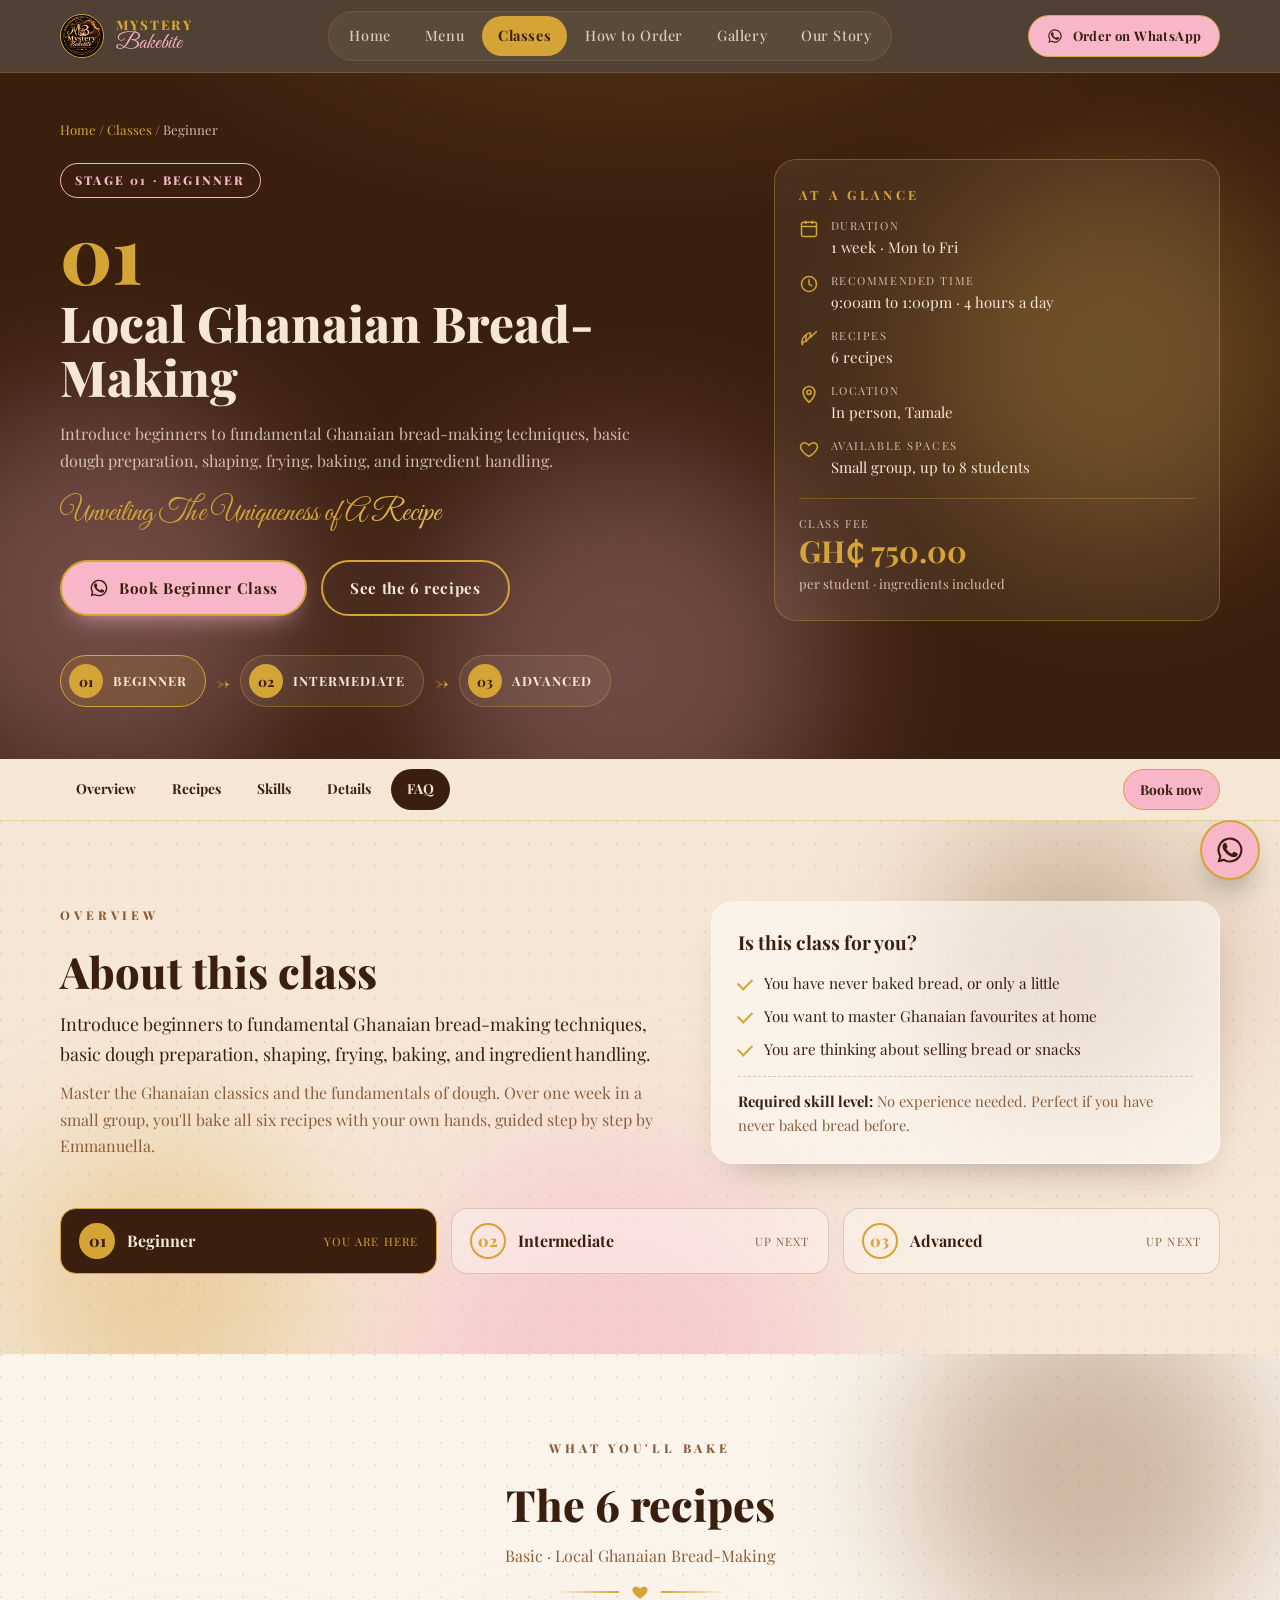
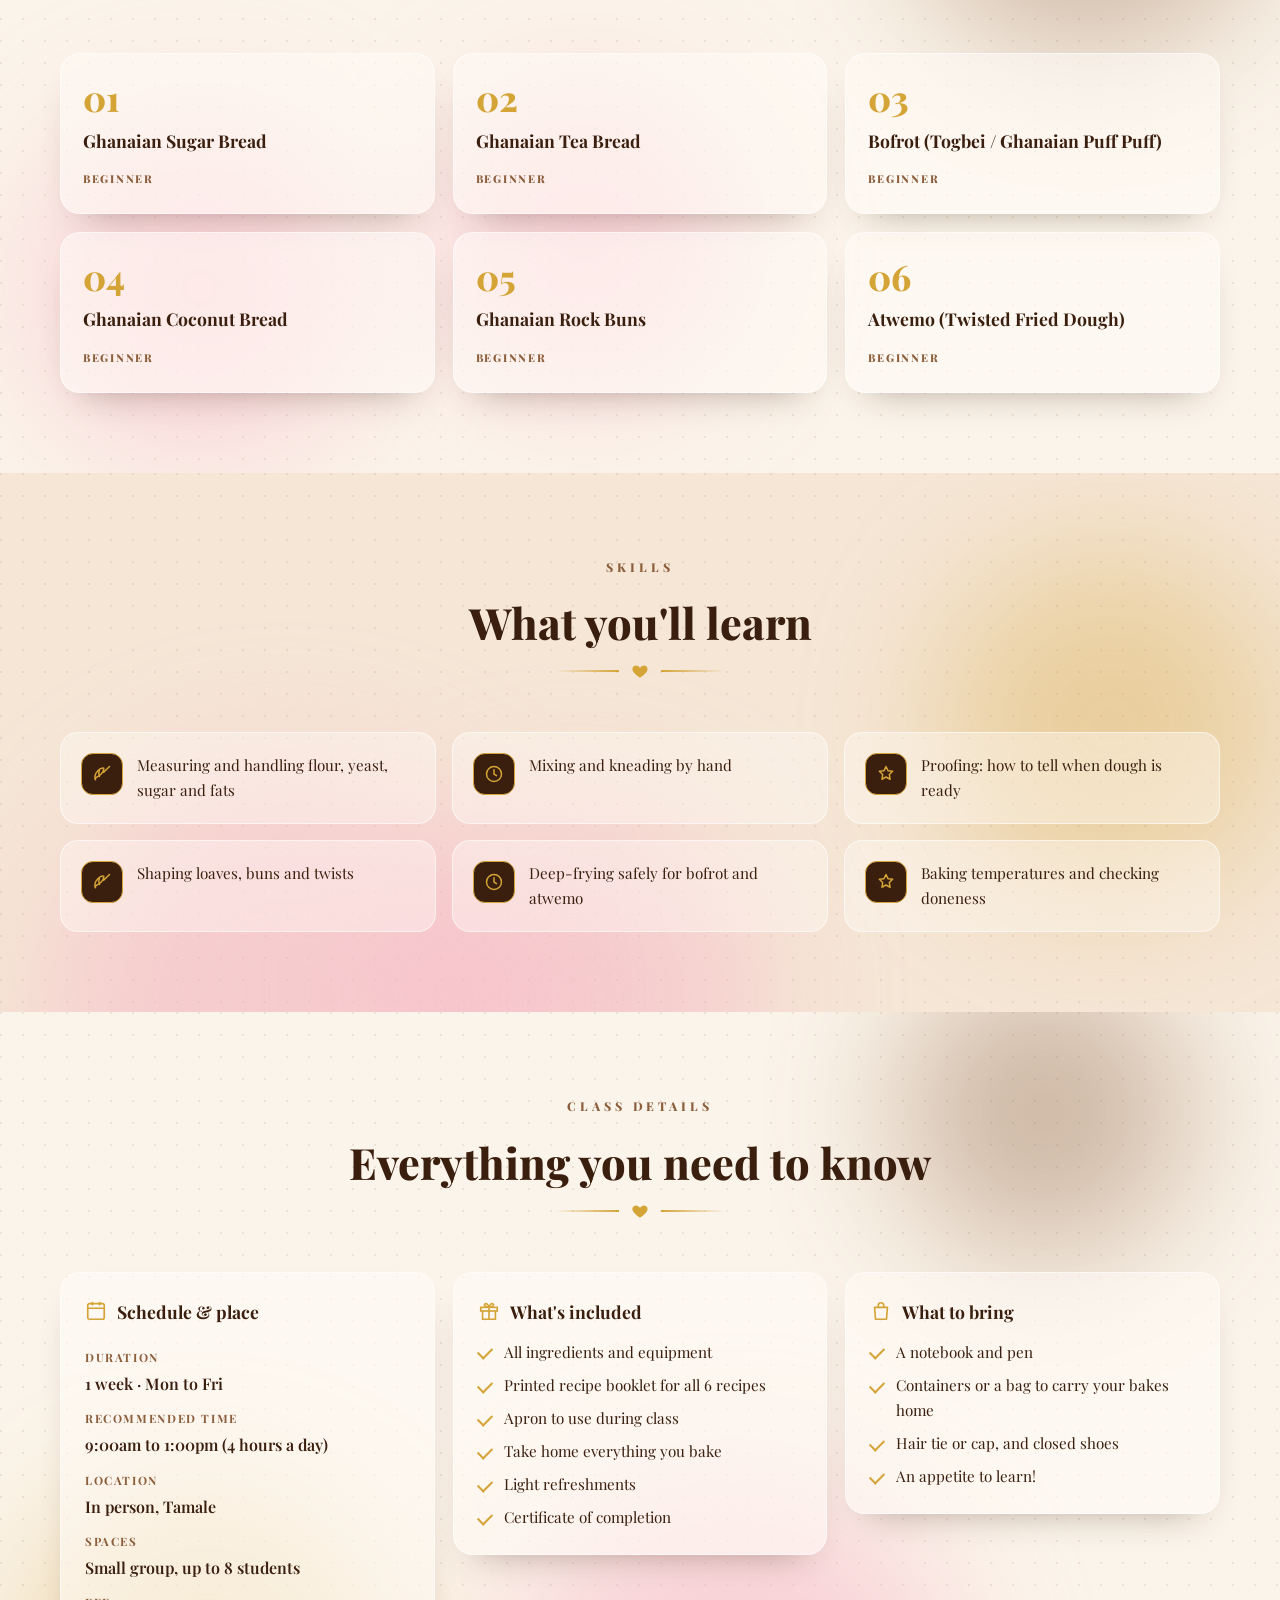
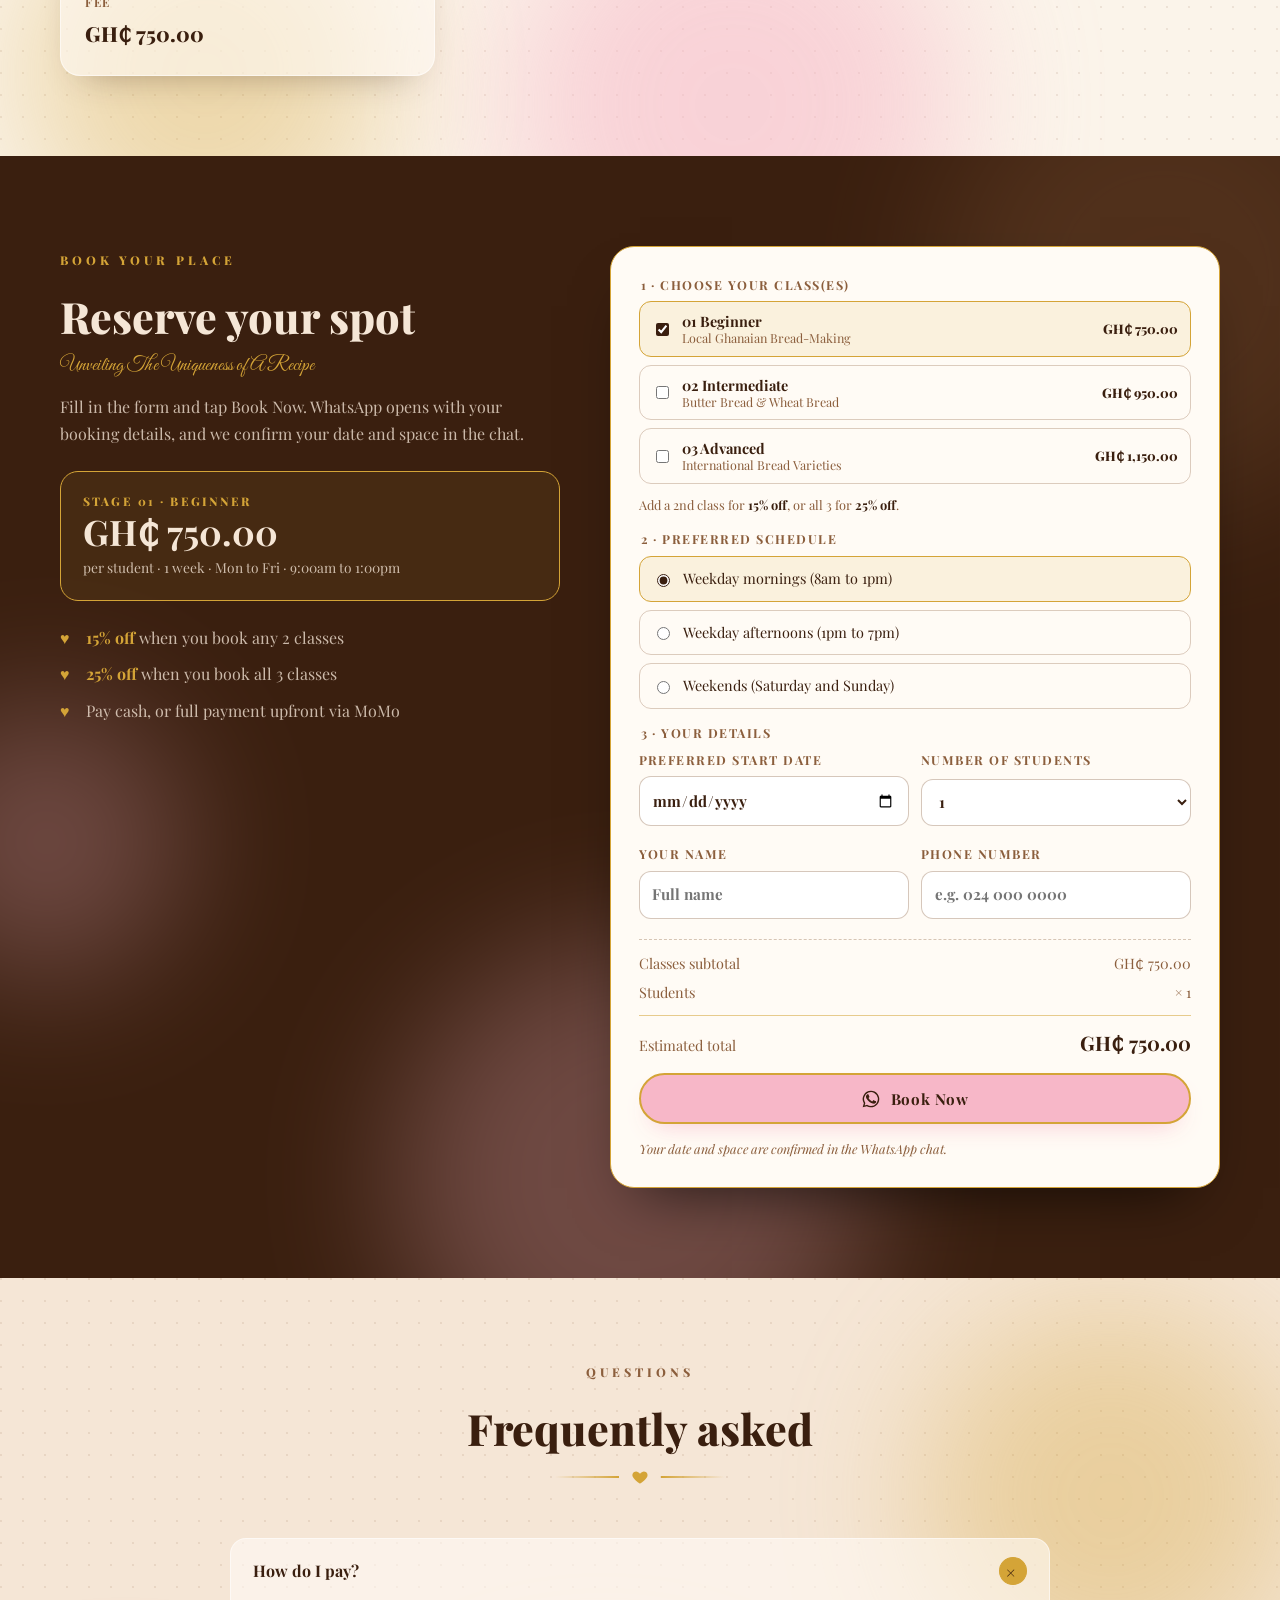
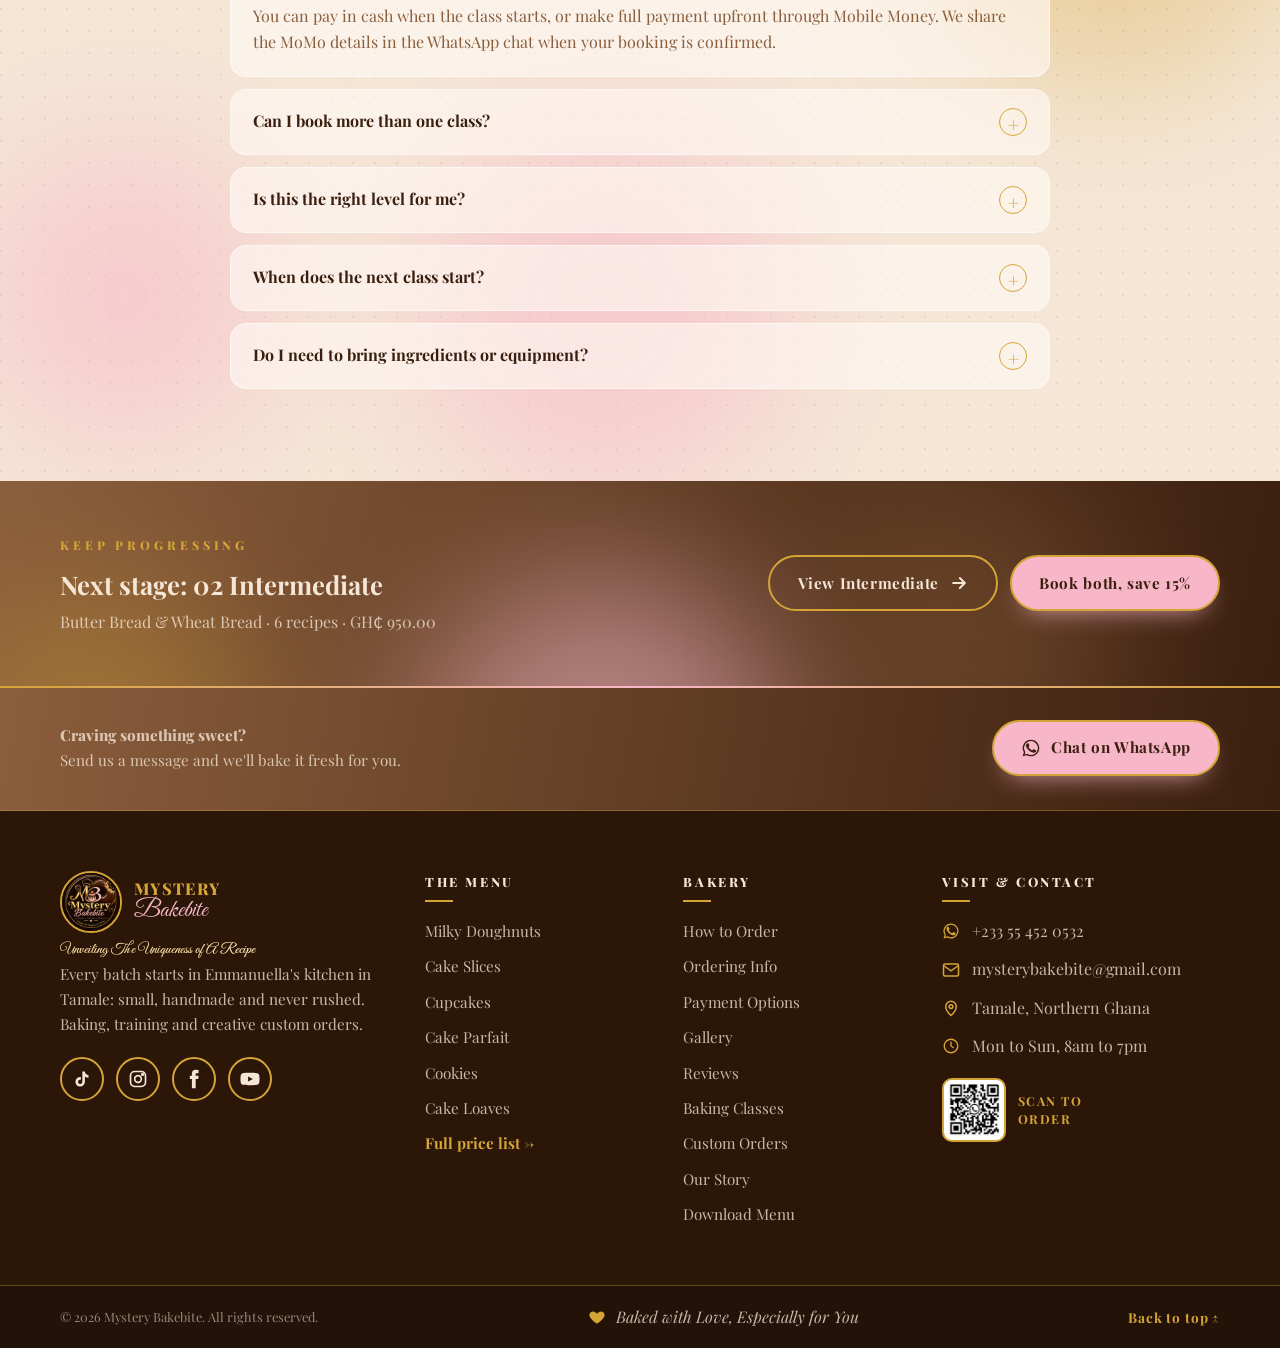
<file: class-beginner.html>
<!DOCTYPE html><html lang="en"><head><meta charset="utf-8"><meta name="viewport" content="width=device-width,initial-scale=1">
<title>Beginner Class: Local Ghanaian Bread-Making | Mystery Bakebite | Unveiling The Uniqueness of A Recipe</title><meta name="description" content="Unveiling The Uniqueness of A Recipe. Introduce beginners to fundamental Ghanaian bread-making techniques, basic dough preparation, shaping, frying, baking, and ingredient handling."><link rel="icon" href="assets/logo.jpg">
<link rel="preconnect" href="https://fonts.googleapis.com"><link rel="preconnect" href="https://fonts.gstatic.com" crossorigin>
<link href="https://fonts.googleapis.com/css2?family=Great+Vibes&family=Playfair+Display:ital,wght@0,400;0,600;0,700;0,800;1,400&display=swap" rel="stylesheet">
<link rel="stylesheet" href="css/style.css"></head><body id="top"><header class="site-header nav5 nav6"><div class="wrap nav5-inner">
<a class="brand" href="index.html"><img class="brand-logo" src="assets/logo.jpg" alt="Mystery Bakebite logo"><span class="brand-name"><span class="brand-mystery">Mystery</span><span class="brand-bakebite">Bakebite</span></span></a>
<nav class="main-nav" aria-label="Main"><a class="nav-link" href="index.html" data-key="home">Home</a><a class="nav-link" href="menu.html" data-key="menu">Menu</a><a class="nav-link" href="classes.html" data-key="classes">Classes</a><a class="nav-link" href="index.html#order" data-key="order">How to Order</a><a class="nav-link" href="index.html#gallery" data-key="gallery">Gallery</a><a class="nav-link" href="index.html#story" data-key="story">Our Story</a></nav>
<a class="btn btn-wa header-wa" href="https://wa.me/233554520532?text=Hello%20Mystery%20Bakebite%21%20I%27d%20like%20to%20place%20an%20order%20%F0%9F%8D%A9" target="_blank" rel="noopener"><svg viewBox="0 0 24 24" fill="currentColor"><path d="M17.5 14.4c-.3-.1-1.8-.9-2-1-.3-.1-.5-.1-.7.1-.2.3-.8 1-.9 1.2-.2.2-.3.2-.6.1-.3-.1-1.3-.5-2.4-1.5-.9-.8-1.5-1.8-1.7-2.1-.2-.3 0-.5.1-.6l.4-.5c.1-.2.2-.3.3-.5.1-.2 0-.4 0-.5l-.9-2.2c-.2-.6-.5-.5-.7-.5h-.6c-.2 0-.5.1-.8.4-.3.3-1 1-1 2.5s1.1 2.9 1.2 3.1c.1.2 2.1 3.2 5.1 4.5.7.3 1.3.5 1.7.6.7.2 1.4.2 1.9.1.6-.1 1.8-.7 2-1.4.2-.7.2-1.3.2-1.4-.1-.2-.3-.3-.6-.4zM12 2a10 10 0 0 0-8.6 15.1L2 22l5-1.3A10 10 0 1 0 12 2zm0 18.3c-1.5 0-3-.4-4.3-1.2l-.3-.2-3 .8.8-2.9-.2-.3A8.3 8.3 0 1 1 12 20.3z"/></svg><span class="wa-label">Order on WhatsApp</span></a>
<button class="nav-toggle" aria-label="Open menu" aria-expanded="false" aria-controls="drawer"><span></span><span></span><span></span></button>
</div></header><div class="drawer" id="drawer" aria-hidden="true"><div class="dr-backdrop" data-close></div>
<aside class="dr-panel" role="dialog" aria-label="Menu"><div class="dr-top"><a class="brand" href="index.html"><img class="brand-logo" src="assets/logo.jpg" alt=""><span class="brand-name"><span class="brand-mystery">Mystery</span><span class="brand-bakebite">Bakebite</span></span></a><button class="dr-close" data-close aria-label="Close menu">×</button></div>
<p class="dr-slogan">Unveiling The Uniqueness of A Recipe</p>
<nav class="dr-nav"><a class="dr-main" href="index.html"><i>01</i>Home</a><a class="dr-main" href="menu.html"><i>02</i>Menu &amp; Prices</a><a class="dr-main" href="classes.html"><i>03</i>Baking Classes</a>
<div class="dr-levels"><a class="dr-lv" href="class-beginner.html"><b>01</b>Beginner</a><a class="dr-lv" href="class-intermediate.html"><b>02</b>Intermediate</a><a class="dr-lv" href="class-advanced.html"><b>03</b>Advanced</a></div>
<div class="dr-group"><p class="dr-h">Order</p><a href="index.html#order">How to Order</a><a href="index.html#payment">Payment</a><a href="index.html#info">Ordering Info</a><a href="index.html#custom">Custom Orders</a></div><div class="dr-group"><p class="dr-h">About</p><a href="index.html#story">Our Story</a><a href="index.html#gallery">Gallery</a><a href="index.html#reviews">Reviews</a></div></nav>
<div class="dr-bottom"><a class="btn btn-wa" href="https://wa.me/233554520532?text=Hello%20Mystery%20Bakebite%21%20I%27d%20like%20to%20place%20an%20order%20%F0%9F%8D%A9" target="_blank" rel="noopener"><svg viewBox="0 0 24 24" fill="currentColor"><path d="M17.5 14.4c-.3-.1-1.8-.9-2-1-.3-.1-.5-.1-.7.1-.2.3-.8 1-.9 1.2-.2.2-.3.2-.6.1-.3-.1-1.3-.5-2.4-1.5-.9-.8-1.5-1.8-1.7-2.1-.2-.3 0-.5.1-.6l.4-.5c.1-.2.2-.3.3-.5.1-.2 0-.4 0-.5l-.9-2.2c-.2-.6-.5-.5-.7-.5h-.6c-.2 0-.5.1-.8.4-.3.3-1 1-1 2.5s1.1 2.9 1.2 3.1c.1.2 2.1 3.2 5.1 4.5.7.3 1.3.5 1.7.6.7.2 1.4.2 1.9.1.6-.1 1.8-.7 2-1.4.2-.7.2-1.3.2-1.4-.1-.2-.3-.3-.6-.4zM12 2a10 10 0 0 0-8.6 15.1L2 22l5-1.3A10 10 0 1 0 12 2zm0 18.3c-1.5 0-3-.4-4.3-1.2l-.3-.2-3 .8.8-2.9-.2-.3A8.3 8.3 0 1 1 12 20.3z"/></svg> Order on WhatsApp</a><div class="dr-soc"><a href="https://www.tiktok.com/@mysterybakebite" target="_blank" rel="noopener" aria-label="TikTok"><svg viewBox="0 0 24 24" fill="currentColor"><path d="M16.6 5.8A4.3 4.3 0 0 1 15.5 3h-3.1v12.4a2.6 2.6 0 1 1-2.6-2.6c.3 0 .5 0 .8.1V9.7a5.7 5.7 0 1 0 4.9 5.7V9.1a7.3 7.3 0 0 0 4.3 1.4V7.4a4.3 4.3 0 0 1-3.2-1.6z"/></svg></a><a href="https://www.instagram.com/mysterybakebite" target="_blank" rel="noopener" aria-label="Instagram"><svg viewBox="0 0 24 24" fill="none" stroke="currentColor" stroke-width="2"><rect x="3" y="3" width="18" height="18" rx="5"/><circle cx="12" cy="12" r="4"/><circle cx="17.5" cy="6.5" r="1" fill="currentColor"/></svg></a><a href="https://www.facebook.com/mysterybakebite" target="_blank" rel="noopener" aria-label="Facebook"><svg viewBox="0 0 24 24" fill="currentColor"><path d="M14 8V6c0-.9.6-1 1-1h2.5V1.2L14.1 1C10.4 1 9.5 3.8 9.5 5.6V8H7v4h2.5v11H14V12h3.1l.4-4z"/></svg></a><a href="https://www.youtube.com/@mysterybakebite" target="_blank" rel="noopener" aria-label="YouTube"><svg viewBox="0 0 24 24" fill="currentColor"><path d="M23 7.2a3 3 0 0 0-2.1-2.1C19 4.6 12 4.6 12 4.6s-7 0-8.9.5A3 3 0 0 0 1 7.2 31 31 0 0 0 .5 12a31 31 0 0 0 .5 4.8 3 3 0 0 0 2.1 2.1c1.9.5 8.9.5 8.9.5s7 0 8.9-.5a3 3 0 0 0 2.1-2.1 31 31 0 0 0 .5-4.8 31 31 0 0 0-.5-4.8zM9.7 15V9l5.8 3-5.8 3z"/></svg></a></div><p>Open daily · 8am to 7pm · Tamale</p></div>
</aside></div>
<main>
<section class="page-hero cx-hero s-beginner"><div class="wrap">
<p class="crumbs"><a href="index.html">Home</a> / <a href="classes.html">Classes</a> / Beginner</p>
<div class="cx-grid">
<div class="cx-intro"><span class="cx-chip">Stage 01 · Beginner</span>
<h1><span class="cx-num">01</span>Local Ghanaian Bread-Making</h1>
<p class="ph-lede">Introduce beginners to fundamental Ghanaian bread-making techniques, basic dough preparation, shaping, frying, baking, and ingredient handling.</p>
<p class="script cd-slogan">Unveiling The Uniqueness of A Recipe</p>
<div class="hero-ctas"><a class="btn btn-wa" href="#book"><svg viewBox="0 0 24 24" fill="currentColor"><path d="M17.5 14.4c-.3-.1-1.8-.9-2-1-.3-.1-.5-.1-.7.1-.2.3-.8 1-.9 1.2-.2.2-.3.2-.6.1-.3-.1-1.3-.5-2.4-1.5-.9-.8-1.5-1.8-1.7-2.1-.2-.3 0-.5.1-.6l.4-.5c.1-.2.2-.3.3-.5.1-.2 0-.4 0-.5l-.9-2.2c-.2-.6-.5-.5-.7-.5h-.6c-.2 0-.5.1-.8.4-.3.3-1 1-1 2.5s1.1 2.9 1.2 3.1c.1.2 2.1 3.2 5.1 4.5.7.3 1.3.5 1.7.6.7.2 1.4.2 1.9.1.6-.1 1.8-.7 2-1.4.2-.7.2-1.3.2-1.4-.1-.2-.3-.3-.6-.4zM12 2a10 10 0 0 0-8.6 15.1L2 22l5-1.3A10 10 0 1 0 12 2zm0 18.3c-1.5 0-3-.4-4.3-1.2l-.3-.2-3 .8.8-2.9-.2-.3A8.3 8.3 0 1 1 12 20.3z"/></svg> Book Beginner Class</a><a class="btn btn-ghost" href="#recipes">See the 6 recipes</a></div></div>
<aside class="glance"><h2>At a glance</h2><ul>
<li><svg viewBox="0 0 24 24" fill="none" stroke="currentColor" stroke-width="1.8"><rect x="3" y="4" width="18" height="17" rx="2"/><path d="M3 9h18M8 2v4M16 2v4"/></svg><span><small>Duration</small>1 week · Mon to Fri</span></li>
<li><svg viewBox="0 0 24 24" fill="none" stroke="currentColor" stroke-width="1.8" stroke-linecap="round"><circle cx="12" cy="12" r="9"/><path d="M12 7v5l3 2"/></svg><span><small>Recommended time</small>9:00am to 1:00pm · 4 hours a day</span></li>
<li><svg viewBox="0 0 24 24" fill="none" stroke="currentColor" stroke-width="1.8" stroke-linecap="round"><path d="M14 10 21 3M4.5 19.5c-2-2-1.2-7.8 2.5-11.5s7-3 7-3 .7 3.3-3 7-9.5 4.5-6.5 7.5zM9 7c-1 2-1.3 5 0 8"/></svg><span><small>Recipes</small>6 recipes</span></li>
<li><svg viewBox="0 0 24 24" fill="none" stroke="currentColor" stroke-width="2"><path d="M12 22s7-6.2 7-12a7 7 0 0 0-14 0c0 5.8 7 12 7 12z"/><circle cx="12" cy="10" r="2.5"/></svg><span><small>Location</small>In person, Tamale</span></li>
<li><svg viewBox="0 0 24 24" fill="none" stroke="currentColor" stroke-width="1.8"><path d="M12 21s-7.5-4.6-9.6-9.2C.9 8.4 3 4.5 6.7 4.5c2.1 0 3.6 1.2 5.3 3.1 1.7-1.9 3.2-3.1 5.3-3.1 3.7 0 5.8 3.9 4.3 7.3C19.5 16.4 12 21 12 21z"/></svg><span><small>Available spaces</small>Small group, up to 8 students</span></li></ul>
<div class="gl-fee"><small>Class fee</small><b>GH₵ 750.00</b><span>per student · ingredients included</span></div></aside>
</div><nav class="pathway" aria-label="Learning pathway"><a class="path-step on" href="class-beginner.html"><span class="ps-num">01</span><span class="ps-lvl">Beginner</span></a><span class="path-arrow" aria-hidden="true">→</span><a class="path-step " href="class-intermediate.html"><span class="ps-num">02</span><span class="ps-lvl">Intermediate</span></a><span class="path-arrow" aria-hidden="true">→</span><a class="path-step " href="class-advanced.html"><span class="ps-num">03</span><span class="ps-lvl">Advanced</span></a></nav></div></section>

<nav class="subnav" aria-label="Class sections"><div class="wrap sn-inner">
<a href="#overview">Overview</a><a href="#recipes">Recipes</a><a href="#skills">Skills</a><a href="#details">Details</a><a href="#faq">FAQ</a><a href="#book" class="sn-book">Book now</a></div></nav>

<section class="cx-sec" id="overview"><div class="wrap ov-grid">
<div class="reveal"><span class="kicker">Overview</span><h2 class="sec-title left">About this class</h2><p class="ov-lead">Introduce beginners to fundamental Ghanaian bread-making techniques, basic dough preparation, shaping, frying, baking, and ingredient handling.</p><p class="ov-p">Master the Ghanaian classics and the fundamentals of dough. Over one week in a small group, you'll bake all six recipes with your own hands, guided step by step by Emmanuella.</p></div>
<div class="who reveal"><h3>Is this class for you?</h3><ul class="ticks"><li>You have never baked bread, or only a little</li><li>You want to master Ghanaian favourites at home</li><li>You are thinking about selling bread or snacks</li></ul><p class="who-skill"><b>Required skill level:</b> No experience needed. Perfect if you have never baked bread before.</p></div>
</div>
<div class="wrap"><div class="fit-row reveal"><a class="fit now" href="class-beginner.html"><span class="fit-n">01</span><b>Beginner</b><small>You are here</small></a><a class="fit next" href="class-intermediate.html"><span class="fit-n">02</span><b>Intermediate</b><small>Up next</small></a><a class="fit next" href="class-advanced.html"><span class="fit-n">03</span><b>Advanced</b><small>Up next</small></a></div></div></section>

<section class="cx-sec alt" id="recipes"><div class="wrap"><div class="sec-head reveal"><span class="kicker">What you'll bake</span><h2 class="sec-title">The 6 recipes</h2><p class="sec-sub">Basic · Local Ghanaian Bread-Making</p><div class="divider"><svg viewBox="0 0 24 24" fill="currentColor"><path d="M12 21s-7.5-4.6-9.6-9.2C.9 8.4 3 4.5 6.7 4.5c2.1 0 3.6 1.2 5.3 3.1 1.7-1.9 3.2-3.1 5.3-3.1 3.7 0 5.8 3.9 4.3 7.3C19.5 16.4 12 21 12 21z"/></svg></div></div>
<div class="rgrid"><div class="rcard reveal"><span class="r-num">01</span><h3>Ghanaian Sugar Bread</h3><span class="r-tag">Beginner</span></div><div class="rcard reveal"><span class="r-num">02</span><h3>Ghanaian Tea Bread</h3><span class="r-tag">Beginner</span></div><div class="rcard reveal"><span class="r-num">03</span><h3>Bofrot (Togbei / Ghanaian Puff Puff)</h3><span class="r-tag">Beginner</span></div><div class="rcard reveal"><span class="r-num">04</span><h3>Ghanaian Coconut Bread</h3><span class="r-tag">Beginner</span></div><div class="rcard reveal"><span class="r-num">05</span><h3>Ghanaian Rock Buns</h3><span class="r-tag">Beginner</span></div><div class="rcard reveal"><span class="r-num">06</span><h3>Atwemo (Twisted Fried Dough)</h3><span class="r-tag">Beginner</span></div></div></div></section>

<section class="cx-sec" id="skills"><div class="wrap"><div class="sec-head reveal"><span class="kicker">Skills</span><h2 class="sec-title">What you'll learn</h2><div class="divider"><svg viewBox="0 0 24 24" fill="currentColor"><path d="M12 21s-7.5-4.6-9.6-9.2C.9 8.4 3 4.5 6.7 4.5c2.1 0 3.6 1.2 5.3 3.1 1.7-1.9 3.2-3.1 5.3-3.1 3.7 0 5.8 3.9 4.3 7.3C19.5 16.4 12 21 12 21z"/></svg></div></div>
<div class="sgrid"><div class="skill reveal"><span class="sk-ic"><svg viewBox="0 0 24 24" fill="none" stroke="currentColor" stroke-width="1.8" stroke-linecap="round"><path d="M14 10 21 3M4.5 19.5c-2-2-1.2-7.8 2.5-11.5s7-3 7-3 .7 3.3-3 7-9.5 4.5-6.5 7.5zM9 7c-1 2-1.3 5 0 8"/></svg></span><p>Measuring and handling flour, yeast, sugar and fats</p></div><div class="skill reveal"><span class="sk-ic"><svg viewBox="0 0 24 24" fill="none" stroke="currentColor" stroke-width="1.8" stroke-linecap="round"><circle cx="12" cy="12" r="9"/><path d="M12 7v5l3 2"/></svg></span><p>Mixing and kneading by hand</p></div><div class="skill reveal"><span class="sk-ic"><svg viewBox="0 0 24 24" fill="none" stroke="currentColor" stroke-width="1.8" stroke-linecap="round" stroke-linejoin="round"><path d="M12 3l2.4 5 5.6.8-4 3.9.9 5.6L12 15.6l-4.9 2.7.9-5.6-4-3.9 5.6-.8z"/></svg></span><p>Proofing: how to tell when dough is ready</p></div><div class="skill reveal"><span class="sk-ic"><svg viewBox="0 0 24 24" fill="none" stroke="currentColor" stroke-width="1.8" stroke-linecap="round"><path d="M14 10 21 3M4.5 19.5c-2-2-1.2-7.8 2.5-11.5s7-3 7-3 .7 3.3-3 7-9.5 4.5-6.5 7.5zM9 7c-1 2-1.3 5 0 8"/></svg></span><p>Shaping loaves, buns and twists</p></div><div class="skill reveal"><span class="sk-ic"><svg viewBox="0 0 24 24" fill="none" stroke="currentColor" stroke-width="1.8" stroke-linecap="round"><circle cx="12" cy="12" r="9"/><path d="M12 7v5l3 2"/></svg></span><p>Deep-frying safely for bofrot and atwemo</p></div><div class="skill reveal"><span class="sk-ic"><svg viewBox="0 0 24 24" fill="none" stroke="currentColor" stroke-width="1.8" stroke-linecap="round" stroke-linejoin="round"><path d="M12 3l2.4 5 5.6.8-4 3.9.9 5.6L12 15.6l-4.9 2.7.9-5.6-4-3.9 5.6-.8z"/></svg></span><p>Baking temperatures and checking doneness</p></div></div></div></section>

<section class="cx-sec alt" id="details"><div class="wrap"><div class="sec-head reveal"><span class="kicker">Class details</span><h2 class="sec-title">Everything you need to know</h2><div class="divider"><svg viewBox="0 0 24 24" fill="currentColor"><path d="M12 21s-7.5-4.6-9.6-9.2C.9 8.4 3 4.5 6.7 4.5c2.1 0 3.6 1.2 5.3 3.1 1.7-1.9 3.2-3.1 5.3-3.1 3.7 0 5.8 3.9 4.3 7.3C19.5 16.4 12 21 12 21z"/></svg></div></div>
<div class="dgrid">
<div class="dcard reveal"><h3><svg viewBox="0 0 24 24" fill="none" stroke="currentColor" stroke-width="1.8"><rect x="3" y="4" width="18" height="17" rx="2"/><path d="M3 9h18M8 2v4M16 2v4"/></svg> Schedule &amp; place</h3><dl>
<dt>Duration</dt><dd>1 week · Mon to Fri</dd><dt>Recommended time</dt><dd>9:00am to 1:00pm (4 hours a day)</dd>
<dt>Location</dt><dd>In person, Tamale</dd><dt>Spaces</dt><dd>Small group, up to 8 students</dd><dt>Fee</dt><dd class="dd-fee">GH₵ 750.00</dd></dl></div>
<div class="dcard reveal"><h3><svg viewBox="0 0 24 24" fill="none" stroke="currentColor" stroke-width="1.8"><rect x="3" y="8" width="18" height="4"/><path d="M5 12v9h14v-9M12 8v13M12 8S10.5 3 8 4s0 4 4 4zm0 0s1.5-5 4-4-0 4-4 4z"/></svg> What's included</h3><ul class="ticks"><li>All ingredients and equipment</li><li>Printed recipe booklet for all 6 recipes</li><li>Apron to use during class</li><li>Take home everything you bake</li><li>Light refreshments</li><li>Certificate of completion</li></ul></div>
<div class="dcard reveal"><h3><svg viewBox="0 0 24 24" fill="none" stroke="currentColor" stroke-width="1.8" stroke-linejoin="round"><path d="M5 8h14l-1 13H6zM9 8V6a3 3 0 0 1 6 0v2"/></svg> What to bring</h3><ul class="ticks"><li>A notebook and pen</li><li>Containers or a bag to carry your bakes home</li><li>Hair tie or cap, and closed shoes</li><li>An appetite to learn!</li></ul></div>
</div></div></section>

<section class="book-band on-dark" id="book"><div class="wrap bb-grid">
<div class="bb-intro reveal"><span class="kicker">Book your place</span><h2 class="sec-title left">Reserve your spot</h2><p class="bk-slogan">Unveiling The Uniqueness of A Recipe</p>
<p class="bb-p">Fill in the form and tap Book Now. WhatsApp opens with your booking details, and we confirm your date and space in the chat.</p>
<div class="bb-price"><small>Stage 01 · Beginner</small><b>GH₵ 750.00</b><span>per student · 1 week · Mon to Fri · 9:00am to 1:00pm</span></div>
<ul class="bb-deals"><li><b>15% off</b> when you book any 2 classes</li><li><b>25% off</b> when you book all 3 classes</li><li>Pay cash, or full payment upfront via MoMo</li></ul></div>
<form class="book-form bb-form reveal" data-d2="15" data-d3="25" data-level="01 Beginner" data-title="Local Ghanaian Bread-Making" data-fee="750">
<fieldset class="pick"><legend>1 · Choose your class(es)</legend><label class="opt pk"><input type="checkbox" name="cls" value="beginner" data-fee="750" data-name="01 Beginner: Local Ghanaian Bread-Making" checked><span><b>01 Beginner</b><small>Local Ghanaian Bread-Making</small></span><em>GH₵ 750.00</em></label><label class="opt pk"><input type="checkbox" name="cls" value="intermediate" data-fee="950" data-name="02 Intermediate: Butter Bread & Wheat Bread" ><span><b>02 Intermediate</b><small>Butter Bread &amp; Wheat Bread</small></span><em>GH₵ 950.00</em></label><label class="opt pk"><input type="checkbox" name="cls" value="advanced" data-fee="1150" data-name="03 Advanced: International Bread Varieties" ><span><b>03 Advanced</b><small>International Bread Varieties</small></span><em>GH₵ 1,150.00</em></label><p class="pick-hint">Add a 2nd class for <b>15% off</b>, or all 3 for <b>25% off</b>.</p></fieldset>
<fieldset><legend>2 · Preferred schedule</legend><label class="opt"><input type="radio" name="schedule" value="Weekday mornings (8am to 1pm)" checked><span>Weekday mornings (8am to 1pm)</span></label><label class="opt"><input type="radio" name="schedule" value="Weekday afternoons (1pm to 7pm)" ><span>Weekday afternoons (1pm to 7pm)</span></label><label class="opt"><input type="radio" name="schedule" value="Weekends (Saturday and Sunday)" ><span>Weekends (Saturday and Sunday)</span></label></fieldset>
<fieldset><legend>3 · Your details</legend><div class="fld-grid">
<label class="fld">Preferred start date<input type="date" name="date"></label>
<label class="fld">Number of students<select name="seats"><option>1</option><option>2</option><option>3</option><option>4</option></select></label>
<label class="fld">Your name<input type="text" name="name" placeholder="Full name" required></label>
<label class="fld">Phone number<input type="tel" name="phone" placeholder="e.g. 024 000 0000"></label></div></fieldset>
<div class="bk-sum">
<p><span>Classes subtotal</span><span>GH₵ <span class="sub">750.00</span></span></p>
<p class="disc-row" hidden><span>Bundle discount (<span class="disc-pct">0</span>%)</span><span>− GH₵ <span class="disc">0.00</span></span></p>
<p><span>Students</span><span>× <span class="n">1</span></span></p>
<p class="bk-total"><span>Estimated total</span><b>GH₵ <span class="tot">750.00</span></b></p></div>
<button class="btn btn-wa bk-btn" type="submit"><svg viewBox="0 0 24 24" fill="currentColor"><path d="M17.5 14.4c-.3-.1-1.8-.9-2-1-.3-.1-.5-.1-.7.1-.2.3-.8 1-.9 1.2-.2.2-.3.2-.6.1-.3-.1-1.3-.5-2.4-1.5-.9-.8-1.5-1.8-1.7-2.1-.2-.3 0-.5.1-.6l.4-.5c.1-.2.2-.3.3-.5.1-.2 0-.4 0-.5l-.9-2.2c-.2-.6-.5-.5-.7-.5h-.6c-.2 0-.5.1-.8.4-.3.3-1 1-1 2.5s1.1 2.9 1.2 3.1c.1.2 2.1 3.2 5.1 4.5.7.3 1.3.5 1.7.6.7.2 1.4.2 1.9.1.6-.1 1.8-.7 2-1.4.2-.7.2-1.3.2-1.4-.1-.2-.3-.3-.6-.4zM12 2a10 10 0 0 0-8.6 15.1L2 22l5-1.3A10 10 0 1 0 12 2zm0 18.3c-1.5 0-3-.4-4.3-1.2l-.3-.2-3 .8.8-2.9-.2-.3A8.3 8.3 0 1 1 12 20.3z"/></svg> Book Now</button>
<p class="bk-note">Your date and space are confirmed in the WhatsApp chat.</p>
</form></div></section>

<section class="cx-sec" id="faq"><div class="wrap faq-wrap"><div class="sec-head reveal"><span class="kicker">Questions</span><h2 class="sec-title">Frequently asked</h2><div class="divider"><svg viewBox="0 0 24 24" fill="currentColor"><path d="M12 21s-7.5-4.6-9.6-9.2C.9 8.4 3 4.5 6.7 4.5c2.1 0 3.6 1.2 5.3 3.1 1.7-1.9 3.2-3.1 5.3-3.1 3.7 0 5.8 3.9 4.3 7.3C19.5 16.4 12 21 12 21z"/></svg></div></div><details class="faq reveal" open><summary>How do I pay?<span class="fq-ic" aria-hidden="true">+</span></summary><p>You can pay in cash when the class starts, or make full payment upfront through Mobile Money. We share the MoMo details in the WhatsApp chat when your booking is confirmed.</p></details><details class="faq reveal"><summary>Can I book more than one class?<span class="fq-ic" aria-hidden="true">+</span></summary><p>Yes. Book any 2 classes and get 15% off, or all 3 for 25% off. Just tick the classes you want in the booking form.</p></details><details class="faq reveal"><summary>Is this the right level for me?<span class="fq-ic" aria-hidden="true">+</span></summary><p>No experience needed. Perfect if you have never baked bread before. Not sure? Message us on WhatsApp and we will help you choose.</p></details><details class="faq reveal"><summary>When does the next class start?<span class="fq-ic" aria-hidden="true">+</span></summary><p>Classes run for one week, Monday to Friday. Choose your preferred schedule and start date in the form and we will confirm the date with you on WhatsApp.</p></details><details class="faq reveal"><summary>Do I need to bring ingredients or equipment?<span class="fq-ic" aria-hidden="true">+</span></summary><p>No. All ingredients and equipment are included. You only need the few items listed under What to bring.</p></details></div></section>
<section class="next-band"><div class="wrap nb-inner reveal"><div><span class="kicker">Keep progressing</span><h2>Next stage: 02 Intermediate</h2><p>Butter Bread &amp; Wheat Bread · 6 recipes · GH₵ 950.00</p></div><div class="nb-ctas"><a class="btn btn-ghost" href="class-intermediate.html">View Intermediate <svg viewBox="0 0 24 24" fill="none" stroke="currentColor" stroke-width="2.4" stroke-linecap="round"><path d="M5 12h14M13 6l6 6-6 6"/></svg></a><a class="btn btn-wa" href="class-beginner.html?add=intermediate#book">Book both, save 15%</a></div></div></section>
</main><footer class="footer" id="contact">
<div class="f-cta"><div class="wrap f-cta-inner"><div><p class="f-cta-script">Craving something sweet?</p><p class="f-cta-sub">Send us a message and we'll bake it fresh for you.</p></div>
<a class="btn btn-wa" href="https://wa.me/233554520532?text=Hello%20Mystery%20Bakebite%21%20I%27d%20like%20to%20place%20an%20order%20%F0%9F%8D%A9" target="_blank" rel="noopener"><svg viewBox="0 0 24 24" fill="currentColor"><path d="M17.5 14.4c-.3-.1-1.8-.9-2-1-.3-.1-.5-.1-.7.1-.2.3-.8 1-.9 1.2-.2.2-.3.2-.6.1-.3-.1-1.3-.5-2.4-1.5-.9-.8-1.5-1.8-1.7-2.1-.2-.3 0-.5.1-.6l.4-.5c.1-.2.2-.3.3-.5.1-.2 0-.4 0-.5l-.9-2.2c-.2-.6-.5-.5-.7-.5h-.6c-.2 0-.5.1-.8.4-.3.3-1 1-1 2.5s1.1 2.9 1.2 3.1c.1.2 2.1 3.2 5.1 4.5.7.3 1.3.5 1.7.6.7.2 1.4.2 1.9.1.6-.1 1.8-.7 2-1.4.2-.7.2-1.3.2-1.4-.1-.2-.3-.3-.6-.4zM12 2a10 10 0 0 0-8.6 15.1L2 22l5-1.3A10 10 0 1 0 12 2zm0 18.3c-1.5 0-3-.4-4.3-1.2l-.3-.2-3 .8.8-2.9-.2-.3A8.3 8.3 0 1 1 12 20.3z"/></svg> Chat on WhatsApp</a></div></div>
<div class="wrap"><div class="footer-grid">
<div class="f-brand"><a class="brand" href="index.html"><img class="f-logo" src="assets/logo.jpg" alt="Mystery Bakebite logo"><span class="brand-name"><span class="brand-mystery">Mystery</span><span class="brand-bakebite">Bakebite</span></span></a>
<p class="f-tag">Unveiling The Uniqueness of A Recipe</p>
<p>Every batch starts in Emmanuella's kitchen in Tamale: small, handmade and never rushed. Baking, training and creative custom orders.</p>
<div class="socials"><a href="https://www.tiktok.com/@mysterybakebite" target="_blank" rel="noopener" aria-label="TikTok"><svg viewBox="0 0 24 24" fill="currentColor"><path d="M16.6 5.8A4.3 4.3 0 0 1 15.5 3h-3.1v12.4a2.6 2.6 0 1 1-2.6-2.6c.3 0 .5 0 .8.1V9.7a5.7 5.7 0 1 0 4.9 5.7V9.1a7.3 7.3 0 0 0 4.3 1.4V7.4a4.3 4.3 0 0 1-3.2-1.6z"/></svg></a><a href="https://www.instagram.com/mysterybakebite" target="_blank" rel="noopener" aria-label="Instagram"><svg viewBox="0 0 24 24" fill="none" stroke="currentColor" stroke-width="2"><rect x="3" y="3" width="18" height="18" rx="5"/><circle cx="12" cy="12" r="4"/><circle cx="17.5" cy="6.5" r="1" fill="currentColor"/></svg></a><a href="https://www.facebook.com/mysterybakebite" target="_blank" rel="noopener" aria-label="Facebook"><svg viewBox="0 0 24 24" fill="currentColor"><path d="M14 8V6c0-.9.6-1 1-1h2.5V1.2L14.1 1C10.4 1 9.5 3.8 9.5 5.6V8H7v4h2.5v11H14V12h3.1l.4-4z"/></svg></a><a href="https://www.youtube.com/@mysterybakebite" target="_blank" rel="noopener" aria-label="YouTube"><svg viewBox="0 0 24 24" fill="currentColor"><path d="M23 7.2a3 3 0 0 0-2.1-2.1C19 4.6 12 4.6 12 4.6s-7 0-8.9.5A3 3 0 0 0 1 7.2 31 31 0 0 0 .5 12a31 31 0 0 0 .5 4.8 3 3 0 0 0 2.1 2.1c1.9.5 8.9.5 8.9.5s7 0 8.9-.5a3 3 0 0 0 2.1-2.1 31 31 0 0 0 .5-4.8 31 31 0 0 0-.5-4.8zM9.7 15V9l5.8 3-5.8 3z"/></svg></a></div></div>
<div><h3 class="f-h">The Menu</h3><ul class="f-links"><li><a href="menu.html#milky">Milky Doughnuts</a></li><li><a href="menu.html#slices">Cake Slices</a></li><li><a href="menu.html#cupcakes">Cupcakes</a></li><li><a href="menu.html#parfait">Cake Parfait</a></li><li><a href="menu.html#cookies">Cookies</a></li><li><a href="menu.html#loaves">Cake Loaves</a></li><li><a href="menu.html" class="f-more">Full price list →</a></li></ul></div>
<div><h3 class="f-h">Bakery</h3><ul class="f-links"><li><a href="index.html#order">How to Order</a></li><li><a href="index.html#info">Ordering Info</a></li><li><a href="index.html#payment">Payment Options</a></li><li><a href="index.html#gallery">Gallery</a></li><li><a href="index.html#reviews">Reviews</a></li><li><a href="classes.html">Baking Classes</a></li><li><a href="index.html#custom">Custom Orders</a></li><li><a href="index.html#story">Our Story</a></li><li><a href="assets/price-list.png" download="Mystery-Bakebite-Menu-Sept-2026.png">Download Menu</a></li></ul></div>
<div><h3 class="f-h">Visit &amp; Contact</h3><ul class="f-list">
<li><svg viewBox="0 0 24 24" fill="currentColor"><path d="M17.5 14.4c-.3-.1-1.8-.9-2-1-.3-.1-.5-.1-.7.1-.2.3-.8 1-.9 1.2-.2.2-.3.2-.6.1-.3-.1-1.3-.5-2.4-1.5-.9-.8-1.5-1.8-1.7-2.1-.2-.3 0-.5.1-.6l.4-.5c.1-.2.2-.3.3-.5.1-.2 0-.4 0-.5l-.9-2.2c-.2-.6-.5-.5-.7-.5h-.6c-.2 0-.5.1-.8.4-.3.3-1 1-1 2.5s1.1 2.9 1.2 3.1c.1.2 2.1 3.2 5.1 4.5.7.3 1.3.5 1.7.6.7.2 1.4.2 1.9.1.6-.1 1.8-.7 2-1.4.2-.7.2-1.3.2-1.4-.1-.2-.3-.3-.6-.4zM12 2a10 10 0 0 0-8.6 15.1L2 22l5-1.3A10 10 0 1 0 12 2zm0 18.3c-1.5 0-3-.4-4.3-1.2l-.3-.2-3 .8.8-2.9-.2-.3A8.3 8.3 0 1 1 12 20.3z"/></svg><a href="https://wa.me/233554520532?text=Hello%20Mystery%20Bakebite%21%20I%27d%20like%20to%20place%20an%20order%20%F0%9F%8D%A9" target="_blank" rel="noopener">+233 55 452 0532</a></li>
<li><svg viewBox="0 0 24 24" fill="none" stroke="currentColor" stroke-width="2"><rect x="2" y="4" width="20" height="16" rx="2"/><path d="m2 6 10 7 10-7"/></svg><a href="mailto:mysterybakebite@gmail.com">mysterybakebite@gmail.com</a></li>
<li><svg viewBox="0 0 24 24" fill="none" stroke="currentColor" stroke-width="2"><path d="M12 22s7-6.2 7-12a7 7 0 0 0-14 0c0 5.8 7 12 7 12z"/><circle cx="12" cy="10" r="2.5"/></svg><span>Tamale, Northern Ghana</span></li>
<li><svg viewBox="0 0 24 24" fill="none" stroke="currentColor" stroke-width="1.8" stroke-linecap="round"><circle cx="12" cy="12" r="9"/><path d="M12 7v5l3 2"/></svg><span>Mon to Sun, 8am to 7pm</span></li></ul>
<div class="f-qr"><img src="assets/qr.jpg" alt="WhatsApp QR code"><span>Scan to<br>order</span></div></div>
</div></div>
<div class="f-bottom"><div class="wrap f-bottom-inner">
<p class="small">© 2026 Mystery Bakebite. All rights reserved.</p>
<p class="love"><svg viewBox="0 0 24 24" fill="currentColor"><path d="M12 21s-7.5-4.6-9.6-9.2C.9 8.4 3 4.5 6.7 4.5c2.1 0 3.6 1.2 5.3 3.1 1.7-1.9 3.2-3.1 5.3-3.1 3.7 0 5.8 3.9 4.3 7.3C19.5 16.4 12 21 12 21z"/></svg> Baked with Love, Especially for You</p>
<a class="to-top" href="#top">Back to top ↑</a></div></div></footer>
<a class="wa-float" href="https://wa.me/233554520532?text=Hello%20Mystery%20Bakebite%21%20I%27d%20like%20to%20place%20an%20order%20%F0%9F%8D%A9" target="_blank" rel="noopener" aria-label="Chat on WhatsApp"><svg viewBox="0 0 24 24" fill="currentColor"><path d="M17.5 14.4c-.3-.1-1.8-.9-2-1-.3-.1-.5-.1-.7.1-.2.3-.8 1-.9 1.2-.2.2-.3.2-.6.1-.3-.1-1.3-.5-2.4-1.5-.9-.8-1.5-1.8-1.7-2.1-.2-.3 0-.5.1-.6l.4-.5c.1-.2.2-.3.3-.5.1-.2 0-.4 0-.5l-.9-2.2c-.2-.6-.5-.5-.7-.5h-.6c-.2 0-.5.1-.8.4-.3.3-1 1-1 2.5s1.1 2.9 1.2 3.1c.1.2 2.1 3.2 5.1 4.5.7.3 1.3.5 1.7.6.7.2 1.4.2 1.9.1.6-.1 1.8-.7 2-1.4.2-.7.2-1.3.2-1.4-.1-.2-.3-.3-.6-.4zM12 2a10 10 0 0 0-8.6 15.1L2 22l5-1.3A10 10 0 1 0 12 2zm0 18.3c-1.5 0-3-.4-4.3-1.2l-.3-.2-3 .8.8-2.9-.2-.3A8.3 8.3 0 1 1 12 20.3z"/></svg></a>
<script src="js/main.js"></script></body></html>
</file>
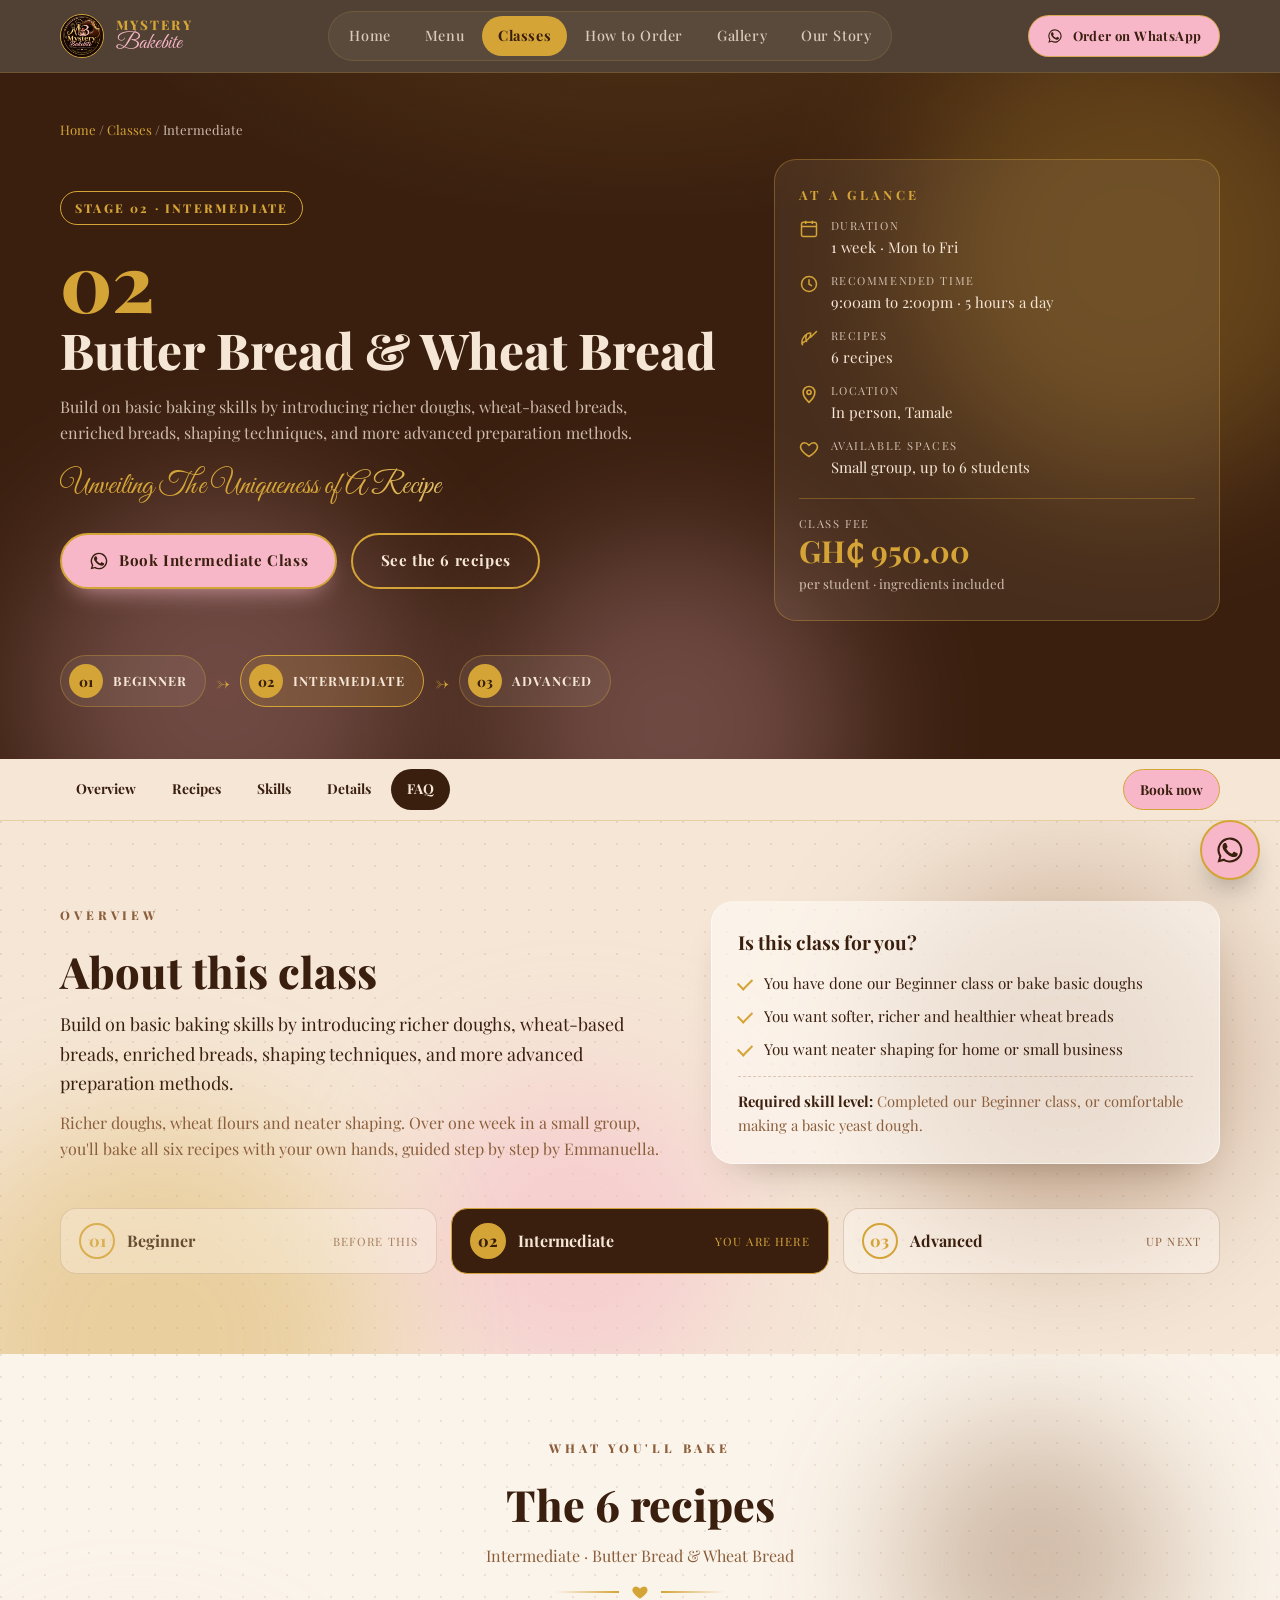
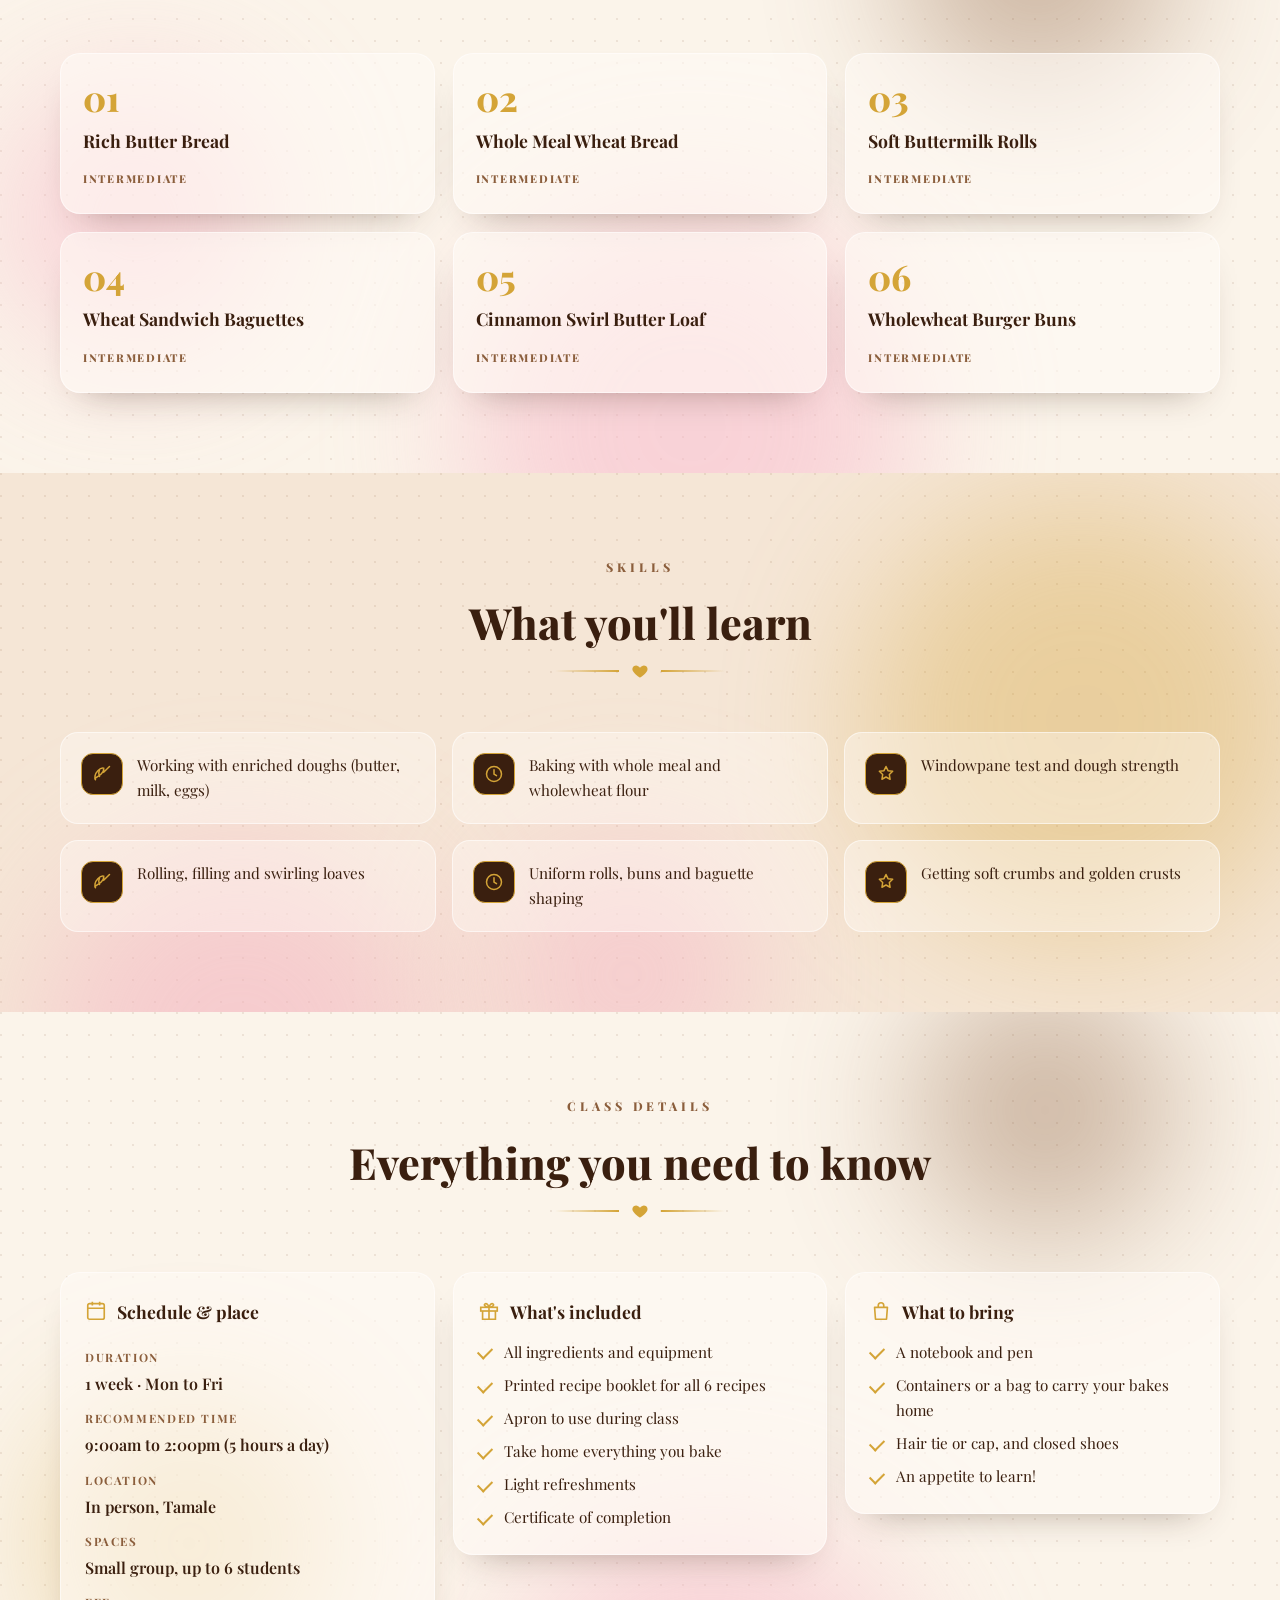
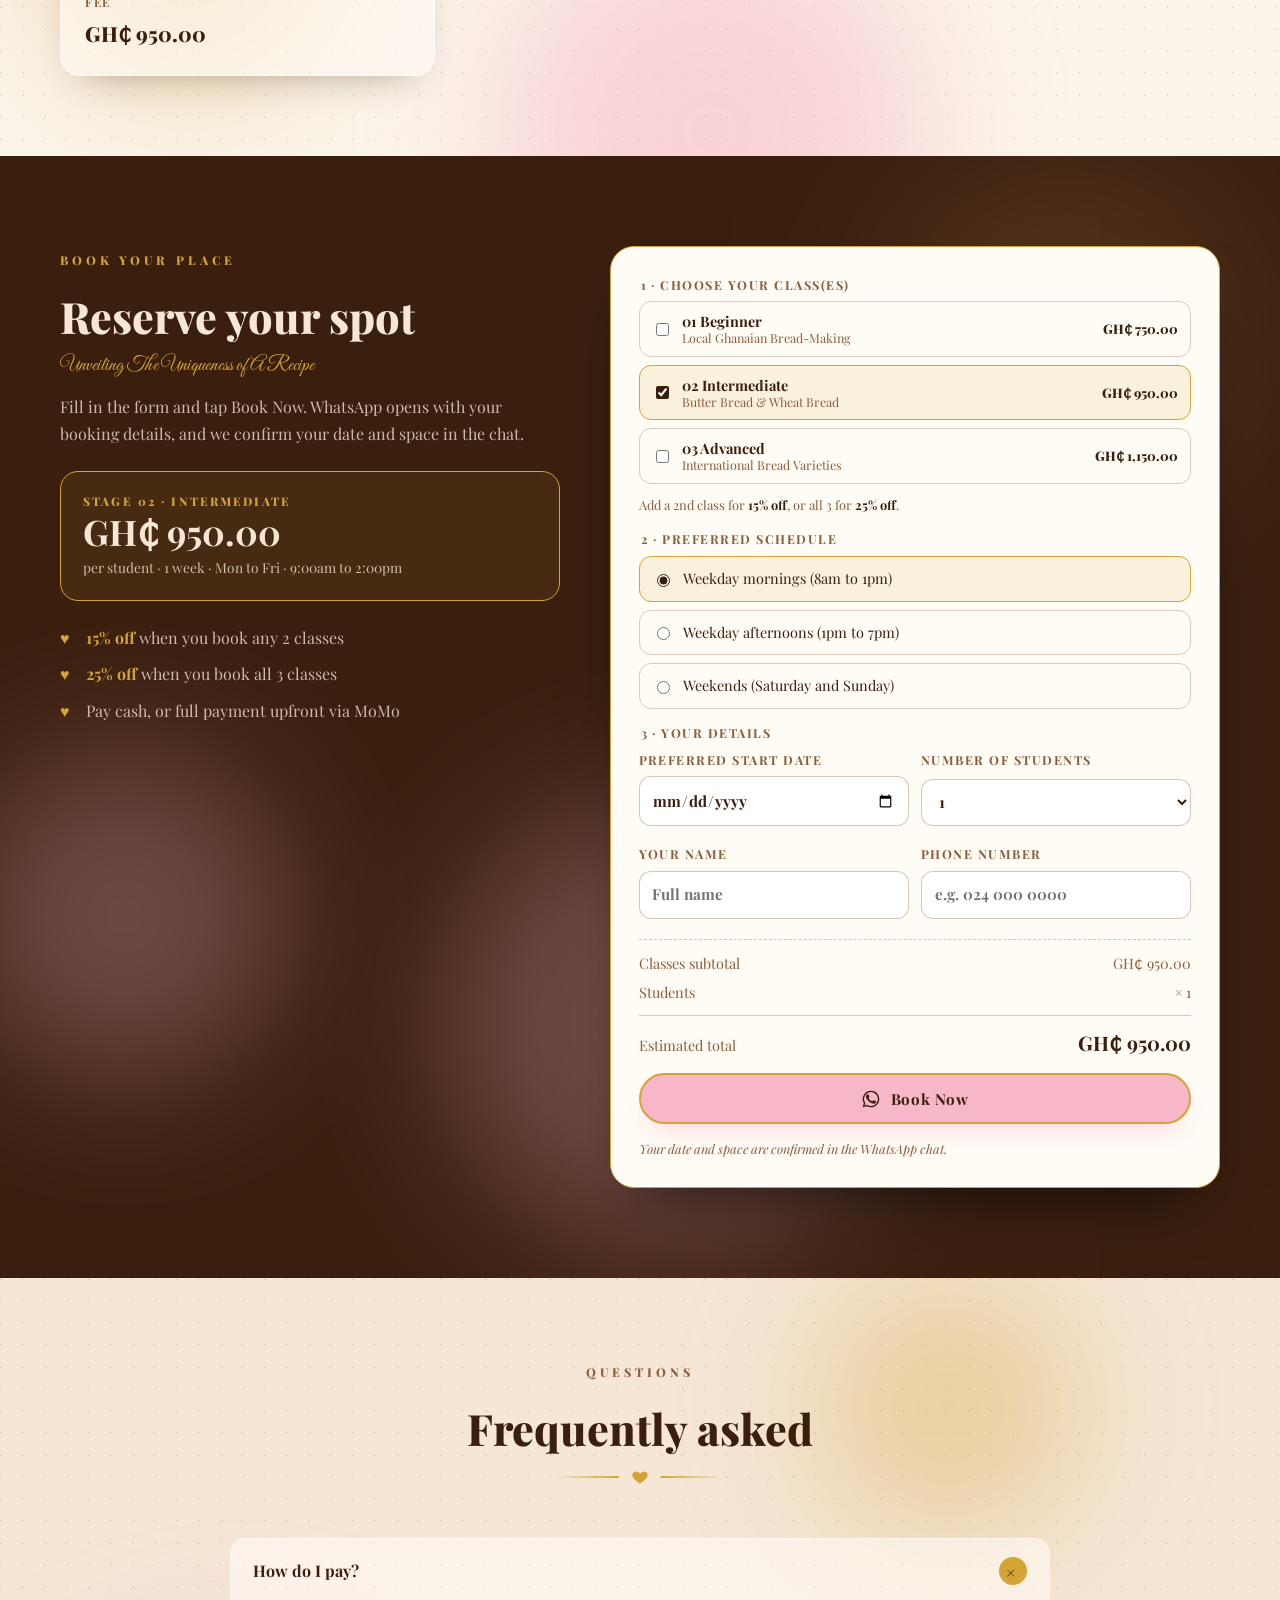
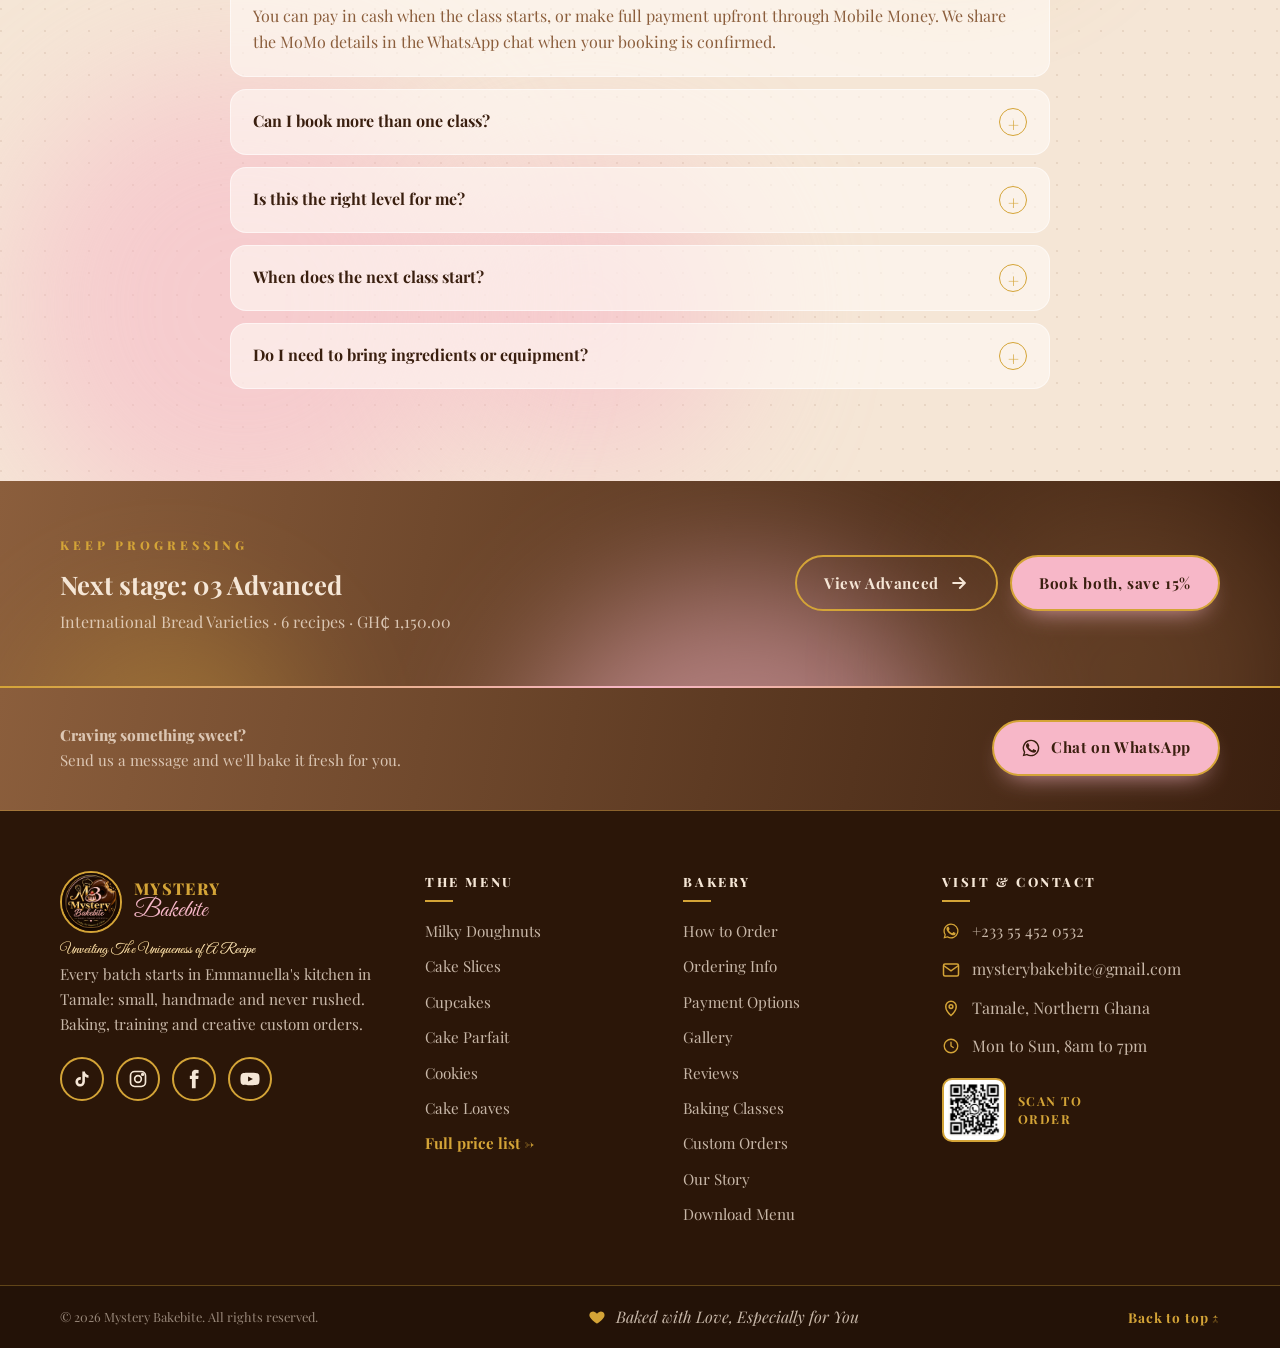
<file: class-intermediate.html>
<!DOCTYPE html><html lang="en"><head><meta charset="utf-8"><meta name="viewport" content="width=device-width,initial-scale=1">
<title>Intermediate Class: Butter Bread & Wheat Bread | Mystery Bakebite | Unveiling The Uniqueness of A Recipe</title><meta name="description" content="Unveiling The Uniqueness of A Recipe. Build on basic baking skills by introducing richer doughs, wheat-based breads, enriched breads, shaping techniques, and more advanced preparation methods."><link rel="icon" href="assets/logo.jpg">
<link rel="preconnect" href="https://fonts.googleapis.com"><link rel="preconnect" href="https://fonts.gstatic.com" crossorigin>
<link href="https://fonts.googleapis.com/css2?family=Great+Vibes&family=Playfair+Display:ital,wght@0,400;0,600;0,700;0,800;1,400&display=swap" rel="stylesheet">
<link rel="stylesheet" href="css/style.css"></head><body id="top"><header class="site-header nav5 nav6"><div class="wrap nav5-inner">
<a class="brand" href="index.html"><img class="brand-logo" src="assets/logo.jpg" alt="Mystery Bakebite logo"><span class="brand-name"><span class="brand-mystery">Mystery</span><span class="brand-bakebite">Bakebite</span></span></a>
<nav class="main-nav" aria-label="Main"><a class="nav-link" href="index.html" data-key="home">Home</a><a class="nav-link" href="menu.html" data-key="menu">Menu</a><a class="nav-link" href="classes.html" data-key="classes">Classes</a><a class="nav-link" href="index.html#order" data-key="order">How to Order</a><a class="nav-link" href="index.html#gallery" data-key="gallery">Gallery</a><a class="nav-link" href="index.html#story" data-key="story">Our Story</a></nav>
<a class="btn btn-wa header-wa" href="https://wa.me/233554520532?text=Hello%20Mystery%20Bakebite%21%20I%27d%20like%20to%20place%20an%20order%20%F0%9F%8D%A9" target="_blank" rel="noopener"><svg viewBox="0 0 24 24" fill="currentColor"><path d="M17.5 14.4c-.3-.1-1.8-.9-2-1-.3-.1-.5-.1-.7.1-.2.3-.8 1-.9 1.2-.2.2-.3.2-.6.1-.3-.1-1.3-.5-2.4-1.5-.9-.8-1.5-1.8-1.7-2.1-.2-.3 0-.5.1-.6l.4-.5c.1-.2.2-.3.3-.5.1-.2 0-.4 0-.5l-.9-2.2c-.2-.6-.5-.5-.7-.5h-.6c-.2 0-.5.1-.8.4-.3.3-1 1-1 2.5s1.1 2.9 1.2 3.1c.1.2 2.1 3.2 5.1 4.5.7.3 1.3.5 1.7.6.7.2 1.4.2 1.9.1.6-.1 1.8-.7 2-1.4.2-.7.2-1.3.2-1.4-.1-.2-.3-.3-.6-.4zM12 2a10 10 0 0 0-8.6 15.1L2 22l5-1.3A10 10 0 1 0 12 2zm0 18.3c-1.5 0-3-.4-4.3-1.2l-.3-.2-3 .8.8-2.9-.2-.3A8.3 8.3 0 1 1 12 20.3z"/></svg><span class="wa-label">Order on WhatsApp</span></a>
<button class="nav-toggle" aria-label="Open menu" aria-expanded="false" aria-controls="drawer"><span></span><span></span><span></span></button>
</div></header><div class="drawer" id="drawer" aria-hidden="true"><div class="dr-backdrop" data-close></div>
<aside class="dr-panel" role="dialog" aria-label="Menu"><div class="dr-top"><a class="brand" href="index.html"><img class="brand-logo" src="assets/logo.jpg" alt=""><span class="brand-name"><span class="brand-mystery">Mystery</span><span class="brand-bakebite">Bakebite</span></span></a><button class="dr-close" data-close aria-label="Close menu">×</button></div>
<p class="dr-slogan">Unveiling The Uniqueness of A Recipe</p>
<nav class="dr-nav"><a class="dr-main" href="index.html"><i>01</i>Home</a><a class="dr-main" href="menu.html"><i>02</i>Menu &amp; Prices</a><a class="dr-main" href="classes.html"><i>03</i>Baking Classes</a>
<div class="dr-levels"><a class="dr-lv" href="class-beginner.html"><b>01</b>Beginner</a><a class="dr-lv" href="class-intermediate.html"><b>02</b>Intermediate</a><a class="dr-lv" href="class-advanced.html"><b>03</b>Advanced</a></div>
<div class="dr-group"><p class="dr-h">Order</p><a href="index.html#order">How to Order</a><a href="index.html#payment">Payment</a><a href="index.html#info">Ordering Info</a><a href="index.html#custom">Custom Orders</a></div><div class="dr-group"><p class="dr-h">About</p><a href="index.html#story">Our Story</a><a href="index.html#gallery">Gallery</a><a href="index.html#reviews">Reviews</a></div></nav>
<div class="dr-bottom"><a class="btn btn-wa" href="https://wa.me/233554520532?text=Hello%20Mystery%20Bakebite%21%20I%27d%20like%20to%20place%20an%20order%20%F0%9F%8D%A9" target="_blank" rel="noopener"><svg viewBox="0 0 24 24" fill="currentColor"><path d="M17.5 14.4c-.3-.1-1.8-.9-2-1-.3-.1-.5-.1-.7.1-.2.3-.8 1-.9 1.2-.2.2-.3.2-.6.1-.3-.1-1.3-.5-2.4-1.5-.9-.8-1.5-1.8-1.7-2.1-.2-.3 0-.5.1-.6l.4-.5c.1-.2.2-.3.3-.5.1-.2 0-.4 0-.5l-.9-2.2c-.2-.6-.5-.5-.7-.5h-.6c-.2 0-.5.1-.8.4-.3.3-1 1-1 2.5s1.1 2.9 1.2 3.1c.1.2 2.1 3.2 5.1 4.5.7.3 1.3.5 1.7.6.7.2 1.4.2 1.9.1.6-.1 1.8-.7 2-1.4.2-.7.2-1.3.2-1.4-.1-.2-.3-.3-.6-.4zM12 2a10 10 0 0 0-8.6 15.1L2 22l5-1.3A10 10 0 1 0 12 2zm0 18.3c-1.5 0-3-.4-4.3-1.2l-.3-.2-3 .8.8-2.9-.2-.3A8.3 8.3 0 1 1 12 20.3z"/></svg> Order on WhatsApp</a><div class="dr-soc"><a href="https://www.tiktok.com/@mysterybakebite" target="_blank" rel="noopener" aria-label="TikTok"><svg viewBox="0 0 24 24" fill="currentColor"><path d="M16.6 5.8A4.3 4.3 0 0 1 15.5 3h-3.1v12.4a2.6 2.6 0 1 1-2.6-2.6c.3 0 .5 0 .8.1V9.7a5.7 5.7 0 1 0 4.9 5.7V9.1a7.3 7.3 0 0 0 4.3 1.4V7.4a4.3 4.3 0 0 1-3.2-1.6z"/></svg></a><a href="https://www.instagram.com/mysterybakebite" target="_blank" rel="noopener" aria-label="Instagram"><svg viewBox="0 0 24 24" fill="none" stroke="currentColor" stroke-width="2"><rect x="3" y="3" width="18" height="18" rx="5"/><circle cx="12" cy="12" r="4"/><circle cx="17.5" cy="6.5" r="1" fill="currentColor"/></svg></a><a href="https://www.facebook.com/mysterybakebite" target="_blank" rel="noopener" aria-label="Facebook"><svg viewBox="0 0 24 24" fill="currentColor"><path d="M14 8V6c0-.9.6-1 1-1h2.5V1.2L14.1 1C10.4 1 9.5 3.8 9.5 5.6V8H7v4h2.5v11H14V12h3.1l.4-4z"/></svg></a><a href="https://www.youtube.com/@mysterybakebite" target="_blank" rel="noopener" aria-label="YouTube"><svg viewBox="0 0 24 24" fill="currentColor"><path d="M23 7.2a3 3 0 0 0-2.1-2.1C19 4.6 12 4.6 12 4.6s-7 0-8.9.5A3 3 0 0 0 1 7.2 31 31 0 0 0 .5 12a31 31 0 0 0 .5 4.8 3 3 0 0 0 2.1 2.1c1.9.5 8.9.5 8.9.5s7 0 8.9-.5a3 3 0 0 0 2.1-2.1 31 31 0 0 0 .5-4.8 31 31 0 0 0-.5-4.8zM9.7 15V9l5.8 3-5.8 3z"/></svg></a></div><p>Open daily · 8am to 7pm · Tamale</p></div>
</aside></div>
<main>
<section class="page-hero cx-hero s-intermediate"><div class="wrap">
<p class="crumbs"><a href="index.html">Home</a> / <a href="classes.html">Classes</a> / Intermediate</p>
<div class="cx-grid">
<div class="cx-intro"><span class="cx-chip">Stage 02 · Intermediate</span>
<h1><span class="cx-num">02</span>Butter Bread &amp; Wheat Bread</h1>
<p class="ph-lede">Build on basic baking skills by introducing richer doughs, wheat-based breads, enriched breads, shaping techniques, and more advanced preparation methods.</p>
<p class="script cd-slogan">Unveiling The Uniqueness of A Recipe</p>
<div class="hero-ctas"><a class="btn btn-wa" href="#book"><svg viewBox="0 0 24 24" fill="currentColor"><path d="M17.5 14.4c-.3-.1-1.8-.9-2-1-.3-.1-.5-.1-.7.1-.2.3-.8 1-.9 1.2-.2.2-.3.2-.6.1-.3-.1-1.3-.5-2.4-1.5-.9-.8-1.5-1.8-1.7-2.1-.2-.3 0-.5.1-.6l.4-.5c.1-.2.2-.3.3-.5.1-.2 0-.4 0-.5l-.9-2.2c-.2-.6-.5-.5-.7-.5h-.6c-.2 0-.5.1-.8.4-.3.3-1 1-1 2.5s1.1 2.9 1.2 3.1c.1.2 2.1 3.2 5.1 4.5.7.3 1.3.5 1.7.6.7.2 1.4.2 1.9.1.6-.1 1.8-.7 2-1.4.2-.7.2-1.3.2-1.4-.1-.2-.3-.3-.6-.4zM12 2a10 10 0 0 0-8.6 15.1L2 22l5-1.3A10 10 0 1 0 12 2zm0 18.3c-1.5 0-3-.4-4.3-1.2l-.3-.2-3 .8.8-2.9-.2-.3A8.3 8.3 0 1 1 12 20.3z"/></svg> Book Intermediate Class</a><a class="btn btn-ghost" href="#recipes">See the 6 recipes</a></div></div>
<aside class="glance"><h2>At a glance</h2><ul>
<li><svg viewBox="0 0 24 24" fill="none" stroke="currentColor" stroke-width="1.8"><rect x="3" y="4" width="18" height="17" rx="2"/><path d="M3 9h18M8 2v4M16 2v4"/></svg><span><small>Duration</small>1 week · Mon to Fri</span></li>
<li><svg viewBox="0 0 24 24" fill="none" stroke="currentColor" stroke-width="1.8" stroke-linecap="round"><circle cx="12" cy="12" r="9"/><path d="M12 7v5l3 2"/></svg><span><small>Recommended time</small>9:00am to 2:00pm · 5 hours a day</span></li>
<li><svg viewBox="0 0 24 24" fill="none" stroke="currentColor" stroke-width="1.8" stroke-linecap="round"><path d="M14 10 21 3M4.5 19.5c-2-2-1.2-7.8 2.5-11.5s7-3 7-3 .7 3.3-3 7-9.5 4.5-6.5 7.5zM9 7c-1 2-1.3 5 0 8"/></svg><span><small>Recipes</small>6 recipes</span></li>
<li><svg viewBox="0 0 24 24" fill="none" stroke="currentColor" stroke-width="2"><path d="M12 22s7-6.2 7-12a7 7 0 0 0-14 0c0 5.8 7 12 7 12z"/><circle cx="12" cy="10" r="2.5"/></svg><span><small>Location</small>In person, Tamale</span></li>
<li><svg viewBox="0 0 24 24" fill="none" stroke="currentColor" stroke-width="1.8"><path d="M12 21s-7.5-4.6-9.6-9.2C.9 8.4 3 4.5 6.7 4.5c2.1 0 3.6 1.2 5.3 3.1 1.7-1.9 3.2-3.1 5.3-3.1 3.7 0 5.8 3.9 4.3 7.3C19.5 16.4 12 21 12 21z"/></svg><span><small>Available spaces</small>Small group, up to 6 students</span></li></ul>
<div class="gl-fee"><small>Class fee</small><b>GH₵ 950.00</b><span>per student · ingredients included</span></div></aside>
</div><nav class="pathway" aria-label="Learning pathway"><a class="path-step " href="class-beginner.html"><span class="ps-num">01</span><span class="ps-lvl">Beginner</span></a><span class="path-arrow" aria-hidden="true">→</span><a class="path-step on" href="class-intermediate.html"><span class="ps-num">02</span><span class="ps-lvl">Intermediate</span></a><span class="path-arrow" aria-hidden="true">→</span><a class="path-step " href="class-advanced.html"><span class="ps-num">03</span><span class="ps-lvl">Advanced</span></a></nav></div></section>

<nav class="subnav" aria-label="Class sections"><div class="wrap sn-inner">
<a href="#overview">Overview</a><a href="#recipes">Recipes</a><a href="#skills">Skills</a><a href="#details">Details</a><a href="#faq">FAQ</a><a href="#book" class="sn-book">Book now</a></div></nav>

<section class="cx-sec" id="overview"><div class="wrap ov-grid">
<div class="reveal"><span class="kicker">Overview</span><h2 class="sec-title left">About this class</h2><p class="ov-lead">Build on basic baking skills by introducing richer doughs, wheat-based breads, enriched breads, shaping techniques, and more advanced preparation methods.</p><p class="ov-p">Richer doughs, wheat flours and neater shaping. Over one week in a small group, you'll bake all six recipes with your own hands, guided step by step by Emmanuella.</p></div>
<div class="who reveal"><h3>Is this class for you?</h3><ul class="ticks"><li>You have done our Beginner class or bake basic doughs</li><li>You want softer, richer and healthier wheat breads</li><li>You want neater shaping for home or small business</li></ul><p class="who-skill"><b>Required skill level:</b> Completed our Beginner class, or comfortable making a basic yeast dough.</p></div>
</div>
<div class="wrap"><div class="fit-row reveal"><a class="fit done" href="class-beginner.html"><span class="fit-n">01</span><b>Beginner</b><small>Before this</small></a><a class="fit now" href="class-intermediate.html"><span class="fit-n">02</span><b>Intermediate</b><small>You are here</small></a><a class="fit next" href="class-advanced.html"><span class="fit-n">03</span><b>Advanced</b><small>Up next</small></a></div></div></section>

<section class="cx-sec alt" id="recipes"><div class="wrap"><div class="sec-head reveal"><span class="kicker">What you'll bake</span><h2 class="sec-title">The 6 recipes</h2><p class="sec-sub">Intermediate · Butter Bread &amp; Wheat Bread</p><div class="divider"><svg viewBox="0 0 24 24" fill="currentColor"><path d="M12 21s-7.5-4.6-9.6-9.2C.9 8.4 3 4.5 6.7 4.5c2.1 0 3.6 1.2 5.3 3.1 1.7-1.9 3.2-3.1 5.3-3.1 3.7 0 5.8 3.9 4.3 7.3C19.5 16.4 12 21 12 21z"/></svg></div></div>
<div class="rgrid"><div class="rcard reveal"><span class="r-num">01</span><h3>Rich Butter Bread</h3><span class="r-tag">Intermediate</span></div><div class="rcard reveal"><span class="r-num">02</span><h3>Whole Meal Wheat Bread</h3><span class="r-tag">Intermediate</span></div><div class="rcard reveal"><span class="r-num">03</span><h3>Soft Buttermilk Rolls</h3><span class="r-tag">Intermediate</span></div><div class="rcard reveal"><span class="r-num">04</span><h3>Wheat Sandwich Baguettes</h3><span class="r-tag">Intermediate</span></div><div class="rcard reveal"><span class="r-num">05</span><h3>Cinnamon Swirl Butter Loaf</h3><span class="r-tag">Intermediate</span></div><div class="rcard reveal"><span class="r-num">06</span><h3>Wholewheat Burger Buns</h3><span class="r-tag">Intermediate</span></div></div></div></section>

<section class="cx-sec" id="skills"><div class="wrap"><div class="sec-head reveal"><span class="kicker">Skills</span><h2 class="sec-title">What you'll learn</h2><div class="divider"><svg viewBox="0 0 24 24" fill="currentColor"><path d="M12 21s-7.5-4.6-9.6-9.2C.9 8.4 3 4.5 6.7 4.5c2.1 0 3.6 1.2 5.3 3.1 1.7-1.9 3.2-3.1 5.3-3.1 3.7 0 5.8 3.9 4.3 7.3C19.5 16.4 12 21 12 21z"/></svg></div></div>
<div class="sgrid"><div class="skill reveal"><span class="sk-ic"><svg viewBox="0 0 24 24" fill="none" stroke="currentColor" stroke-width="1.8" stroke-linecap="round"><path d="M14 10 21 3M4.5 19.5c-2-2-1.2-7.8 2.5-11.5s7-3 7-3 .7 3.3-3 7-9.5 4.5-6.5 7.5zM9 7c-1 2-1.3 5 0 8"/></svg></span><p>Working with enriched doughs (butter, milk, eggs)</p></div><div class="skill reveal"><span class="sk-ic"><svg viewBox="0 0 24 24" fill="none" stroke="currentColor" stroke-width="1.8" stroke-linecap="round"><circle cx="12" cy="12" r="9"/><path d="M12 7v5l3 2"/></svg></span><p>Baking with whole meal and wholewheat flour</p></div><div class="skill reveal"><span class="sk-ic"><svg viewBox="0 0 24 24" fill="none" stroke="currentColor" stroke-width="1.8" stroke-linecap="round" stroke-linejoin="round"><path d="M12 3l2.4 5 5.6.8-4 3.9.9 5.6L12 15.6l-4.9 2.7.9-5.6-4-3.9 5.6-.8z"/></svg></span><p>Windowpane test and dough strength</p></div><div class="skill reveal"><span class="sk-ic"><svg viewBox="0 0 24 24" fill="none" stroke="currentColor" stroke-width="1.8" stroke-linecap="round"><path d="M14 10 21 3M4.5 19.5c-2-2-1.2-7.8 2.5-11.5s7-3 7-3 .7 3.3-3 7-9.5 4.5-6.5 7.5zM9 7c-1 2-1.3 5 0 8"/></svg></span><p>Rolling, filling and swirling loaves</p></div><div class="skill reveal"><span class="sk-ic"><svg viewBox="0 0 24 24" fill="none" stroke="currentColor" stroke-width="1.8" stroke-linecap="round"><circle cx="12" cy="12" r="9"/><path d="M12 7v5l3 2"/></svg></span><p>Uniform rolls, buns and baguette shaping</p></div><div class="skill reveal"><span class="sk-ic"><svg viewBox="0 0 24 24" fill="none" stroke="currentColor" stroke-width="1.8" stroke-linecap="round" stroke-linejoin="round"><path d="M12 3l2.4 5 5.6.8-4 3.9.9 5.6L12 15.6l-4.9 2.7.9-5.6-4-3.9 5.6-.8z"/></svg></span><p>Getting soft crumbs and golden crusts</p></div></div></div></section>

<section class="cx-sec alt" id="details"><div class="wrap"><div class="sec-head reveal"><span class="kicker">Class details</span><h2 class="sec-title">Everything you need to know</h2><div class="divider"><svg viewBox="0 0 24 24" fill="currentColor"><path d="M12 21s-7.5-4.6-9.6-9.2C.9 8.4 3 4.5 6.7 4.5c2.1 0 3.6 1.2 5.3 3.1 1.7-1.9 3.2-3.1 5.3-3.1 3.7 0 5.8 3.9 4.3 7.3C19.5 16.4 12 21 12 21z"/></svg></div></div>
<div class="dgrid">
<div class="dcard reveal"><h3><svg viewBox="0 0 24 24" fill="none" stroke="currentColor" stroke-width="1.8"><rect x="3" y="4" width="18" height="17" rx="2"/><path d="M3 9h18M8 2v4M16 2v4"/></svg> Schedule &amp; place</h3><dl>
<dt>Duration</dt><dd>1 week · Mon to Fri</dd><dt>Recommended time</dt><dd>9:00am to 2:00pm (5 hours a day)</dd>
<dt>Location</dt><dd>In person, Tamale</dd><dt>Spaces</dt><dd>Small group, up to 6 students</dd><dt>Fee</dt><dd class="dd-fee">GH₵ 950.00</dd></dl></div>
<div class="dcard reveal"><h3><svg viewBox="0 0 24 24" fill="none" stroke="currentColor" stroke-width="1.8"><rect x="3" y="8" width="18" height="4"/><path d="M5 12v9h14v-9M12 8v13M12 8S10.5 3 8 4s0 4 4 4zm0 0s1.5-5 4-4-0 4-4 4z"/></svg> What's included</h3><ul class="ticks"><li>All ingredients and equipment</li><li>Printed recipe booklet for all 6 recipes</li><li>Apron to use during class</li><li>Take home everything you bake</li><li>Light refreshments</li><li>Certificate of completion</li></ul></div>
<div class="dcard reveal"><h3><svg viewBox="0 0 24 24" fill="none" stroke="currentColor" stroke-width="1.8" stroke-linejoin="round"><path d="M5 8h14l-1 13H6zM9 8V6a3 3 0 0 1 6 0v2"/></svg> What to bring</h3><ul class="ticks"><li>A notebook and pen</li><li>Containers or a bag to carry your bakes home</li><li>Hair tie or cap, and closed shoes</li><li>An appetite to learn!</li></ul></div>
</div></div></section>

<section class="book-band on-dark" id="book"><div class="wrap bb-grid">
<div class="bb-intro reveal"><span class="kicker">Book your place</span><h2 class="sec-title left">Reserve your spot</h2><p class="bk-slogan">Unveiling The Uniqueness of A Recipe</p>
<p class="bb-p">Fill in the form and tap Book Now. WhatsApp opens with your booking details, and we confirm your date and space in the chat.</p>
<div class="bb-price"><small>Stage 02 · Intermediate</small><b>GH₵ 950.00</b><span>per student · 1 week · Mon to Fri · 9:00am to 2:00pm</span></div>
<ul class="bb-deals"><li><b>15% off</b> when you book any 2 classes</li><li><b>25% off</b> when you book all 3 classes</li><li>Pay cash, or full payment upfront via MoMo</li></ul></div>
<form class="book-form bb-form reveal" data-d2="15" data-d3="25" data-level="02 Intermediate" data-title="Butter Bread & Wheat Bread" data-fee="950">
<fieldset class="pick"><legend>1 · Choose your class(es)</legend><label class="opt pk"><input type="checkbox" name="cls" value="beginner" data-fee="750" data-name="01 Beginner: Local Ghanaian Bread-Making" ><span><b>01 Beginner</b><small>Local Ghanaian Bread-Making</small></span><em>GH₵ 750.00</em></label><label class="opt pk"><input type="checkbox" name="cls" value="intermediate" data-fee="950" data-name="02 Intermediate: Butter Bread & Wheat Bread" checked><span><b>02 Intermediate</b><small>Butter Bread &amp; Wheat Bread</small></span><em>GH₵ 950.00</em></label><label class="opt pk"><input type="checkbox" name="cls" value="advanced" data-fee="1150" data-name="03 Advanced: International Bread Varieties" ><span><b>03 Advanced</b><small>International Bread Varieties</small></span><em>GH₵ 1,150.00</em></label><p class="pick-hint">Add a 2nd class for <b>15% off</b>, or all 3 for <b>25% off</b>.</p></fieldset>
<fieldset><legend>2 · Preferred schedule</legend><label class="opt"><input type="radio" name="schedule" value="Weekday mornings (8am to 1pm)" checked><span>Weekday mornings (8am to 1pm)</span></label><label class="opt"><input type="radio" name="schedule" value="Weekday afternoons (1pm to 7pm)" ><span>Weekday afternoons (1pm to 7pm)</span></label><label class="opt"><input type="radio" name="schedule" value="Weekends (Saturday and Sunday)" ><span>Weekends (Saturday and Sunday)</span></label></fieldset>
<fieldset><legend>3 · Your details</legend><div class="fld-grid">
<label class="fld">Preferred start date<input type="date" name="date"></label>
<label class="fld">Number of students<select name="seats"><option>1</option><option>2</option><option>3</option><option>4</option></select></label>
<label class="fld">Your name<input type="text" name="name" placeholder="Full name" required></label>
<label class="fld">Phone number<input type="tel" name="phone" placeholder="e.g. 024 000 0000"></label></div></fieldset>
<div class="bk-sum">
<p><span>Classes subtotal</span><span>GH₵ <span class="sub">950.00</span></span></p>
<p class="disc-row" hidden><span>Bundle discount (<span class="disc-pct">0</span>%)</span><span>− GH₵ <span class="disc">0.00</span></span></p>
<p><span>Students</span><span>× <span class="n">1</span></span></p>
<p class="bk-total"><span>Estimated total</span><b>GH₵ <span class="tot">950.00</span></b></p></div>
<button class="btn btn-wa bk-btn" type="submit"><svg viewBox="0 0 24 24" fill="currentColor"><path d="M17.5 14.4c-.3-.1-1.8-.9-2-1-.3-.1-.5-.1-.7.1-.2.3-.8 1-.9 1.2-.2.2-.3.2-.6.1-.3-.1-1.3-.5-2.4-1.5-.9-.8-1.5-1.8-1.7-2.1-.2-.3 0-.5.1-.6l.4-.5c.1-.2.2-.3.3-.5.1-.2 0-.4 0-.5l-.9-2.2c-.2-.6-.5-.5-.7-.5h-.6c-.2 0-.5.1-.8.4-.3.3-1 1-1 2.5s1.1 2.9 1.2 3.1c.1.2 2.1 3.2 5.1 4.5.7.3 1.3.5 1.7.6.7.2 1.4.2 1.9.1.6-.1 1.8-.7 2-1.4.2-.7.2-1.3.2-1.4-.1-.2-.3-.3-.6-.4zM12 2a10 10 0 0 0-8.6 15.1L2 22l5-1.3A10 10 0 1 0 12 2zm0 18.3c-1.5 0-3-.4-4.3-1.2l-.3-.2-3 .8.8-2.9-.2-.3A8.3 8.3 0 1 1 12 20.3z"/></svg> Book Now</button>
<p class="bk-note">Your date and space are confirmed in the WhatsApp chat.</p>
</form></div></section>

<section class="cx-sec" id="faq"><div class="wrap faq-wrap"><div class="sec-head reveal"><span class="kicker">Questions</span><h2 class="sec-title">Frequently asked</h2><div class="divider"><svg viewBox="0 0 24 24" fill="currentColor"><path d="M12 21s-7.5-4.6-9.6-9.2C.9 8.4 3 4.5 6.7 4.5c2.1 0 3.6 1.2 5.3 3.1 1.7-1.9 3.2-3.1 5.3-3.1 3.7 0 5.8 3.9 4.3 7.3C19.5 16.4 12 21 12 21z"/></svg></div></div><details class="faq reveal" open><summary>How do I pay?<span class="fq-ic" aria-hidden="true">+</span></summary><p>You can pay in cash when the class starts, or make full payment upfront through Mobile Money. We share the MoMo details in the WhatsApp chat when your booking is confirmed.</p></details><details class="faq reveal"><summary>Can I book more than one class?<span class="fq-ic" aria-hidden="true">+</span></summary><p>Yes. Book any 2 classes and get 15% off, or all 3 for 25% off. Just tick the classes you want in the booking form.</p></details><details class="faq reveal"><summary>Is this the right level for me?<span class="fq-ic" aria-hidden="true">+</span></summary><p>Completed our Beginner class, or comfortable making a basic yeast dough. Not sure? Message us on WhatsApp and we will help you choose.</p></details><details class="faq reveal"><summary>When does the next class start?<span class="fq-ic" aria-hidden="true">+</span></summary><p>Classes run for one week, Monday to Friday. Choose your preferred schedule and start date in the form and we will confirm the date with you on WhatsApp.</p></details><details class="faq reveal"><summary>Do I need to bring ingredients or equipment?<span class="fq-ic" aria-hidden="true">+</span></summary><p>No. All ingredients and equipment are included. You only need the few items listed under What to bring.</p></details></div></section>
<section class="next-band"><div class="wrap nb-inner reveal"><div><span class="kicker">Keep progressing</span><h2>Next stage: 03 Advanced</h2><p>International Bread Varieties · 6 recipes · GH₵ 1,150.00</p></div><div class="nb-ctas"><a class="btn btn-ghost" href="class-advanced.html">View Advanced <svg viewBox="0 0 24 24" fill="none" stroke="currentColor" stroke-width="2.4" stroke-linecap="round"><path d="M5 12h14M13 6l6 6-6 6"/></svg></a><a class="btn btn-wa" href="class-intermediate.html?add=advanced#book">Book both, save 15%</a></div></div></section>
</main><footer class="footer" id="contact">
<div class="f-cta"><div class="wrap f-cta-inner"><div><p class="f-cta-script">Craving something sweet?</p><p class="f-cta-sub">Send us a message and we'll bake it fresh for you.</p></div>
<a class="btn btn-wa" href="https://wa.me/233554520532?text=Hello%20Mystery%20Bakebite%21%20I%27d%20like%20to%20place%20an%20order%20%F0%9F%8D%A9" target="_blank" rel="noopener"><svg viewBox="0 0 24 24" fill="currentColor"><path d="M17.5 14.4c-.3-.1-1.8-.9-2-1-.3-.1-.5-.1-.7.1-.2.3-.8 1-.9 1.2-.2.2-.3.2-.6.1-.3-.1-1.3-.5-2.4-1.5-.9-.8-1.5-1.8-1.7-2.1-.2-.3 0-.5.1-.6l.4-.5c.1-.2.2-.3.3-.5.1-.2 0-.4 0-.5l-.9-2.2c-.2-.6-.5-.5-.7-.5h-.6c-.2 0-.5.1-.8.4-.3.3-1 1-1 2.5s1.1 2.9 1.2 3.1c.1.2 2.1 3.2 5.1 4.5.7.3 1.3.5 1.7.6.7.2 1.4.2 1.9.1.6-.1 1.8-.7 2-1.4.2-.7.2-1.3.2-1.4-.1-.2-.3-.3-.6-.4zM12 2a10 10 0 0 0-8.6 15.1L2 22l5-1.3A10 10 0 1 0 12 2zm0 18.3c-1.5 0-3-.4-4.3-1.2l-.3-.2-3 .8.8-2.9-.2-.3A8.3 8.3 0 1 1 12 20.3z"/></svg> Chat on WhatsApp</a></div></div>
<div class="wrap"><div class="footer-grid">
<div class="f-brand"><a class="brand" href="index.html"><img class="f-logo" src="assets/logo.jpg" alt="Mystery Bakebite logo"><span class="brand-name"><span class="brand-mystery">Mystery</span><span class="brand-bakebite">Bakebite</span></span></a>
<p class="f-tag">Unveiling The Uniqueness of A Recipe</p>
<p>Every batch starts in Emmanuella's kitchen in Tamale: small, handmade and never rushed. Baking, training and creative custom orders.</p>
<div class="socials"><a href="https://www.tiktok.com/@mysterybakebite" target="_blank" rel="noopener" aria-label="TikTok"><svg viewBox="0 0 24 24" fill="currentColor"><path d="M16.6 5.8A4.3 4.3 0 0 1 15.5 3h-3.1v12.4a2.6 2.6 0 1 1-2.6-2.6c.3 0 .5 0 .8.1V9.7a5.7 5.7 0 1 0 4.9 5.7V9.1a7.3 7.3 0 0 0 4.3 1.4V7.4a4.3 4.3 0 0 1-3.2-1.6z"/></svg></a><a href="https://www.instagram.com/mysterybakebite" target="_blank" rel="noopener" aria-label="Instagram"><svg viewBox="0 0 24 24" fill="none" stroke="currentColor" stroke-width="2"><rect x="3" y="3" width="18" height="18" rx="5"/><circle cx="12" cy="12" r="4"/><circle cx="17.5" cy="6.5" r="1" fill="currentColor"/></svg></a><a href="https://www.facebook.com/mysterybakebite" target="_blank" rel="noopener" aria-label="Facebook"><svg viewBox="0 0 24 24" fill="currentColor"><path d="M14 8V6c0-.9.6-1 1-1h2.5V1.2L14.1 1C10.4 1 9.5 3.8 9.5 5.6V8H7v4h2.5v11H14V12h3.1l.4-4z"/></svg></a><a href="https://www.youtube.com/@mysterybakebite" target="_blank" rel="noopener" aria-label="YouTube"><svg viewBox="0 0 24 24" fill="currentColor"><path d="M23 7.2a3 3 0 0 0-2.1-2.1C19 4.6 12 4.6 12 4.6s-7 0-8.9.5A3 3 0 0 0 1 7.2 31 31 0 0 0 .5 12a31 31 0 0 0 .5 4.8 3 3 0 0 0 2.1 2.1c1.9.5 8.9.5 8.9.5s7 0 8.9-.5a3 3 0 0 0 2.1-2.1 31 31 0 0 0 .5-4.8 31 31 0 0 0-.5-4.8zM9.7 15V9l5.8 3-5.8 3z"/></svg></a></div></div>
<div><h3 class="f-h">The Menu</h3><ul class="f-links"><li><a href="menu.html#milky">Milky Doughnuts</a></li><li><a href="menu.html#slices">Cake Slices</a></li><li><a href="menu.html#cupcakes">Cupcakes</a></li><li><a href="menu.html#parfait">Cake Parfait</a></li><li><a href="menu.html#cookies">Cookies</a></li><li><a href="menu.html#loaves">Cake Loaves</a></li><li><a href="menu.html" class="f-more">Full price list →</a></li></ul></div>
<div><h3 class="f-h">Bakery</h3><ul class="f-links"><li><a href="index.html#order">How to Order</a></li><li><a href="index.html#info">Ordering Info</a></li><li><a href="index.html#payment">Payment Options</a></li><li><a href="index.html#gallery">Gallery</a></li><li><a href="index.html#reviews">Reviews</a></li><li><a href="classes.html">Baking Classes</a></li><li><a href="index.html#custom">Custom Orders</a></li><li><a href="index.html#story">Our Story</a></li><li><a href="assets/price-list.png" download="Mystery-Bakebite-Menu-Sept-2026.png">Download Menu</a></li></ul></div>
<div><h3 class="f-h">Visit &amp; Contact</h3><ul class="f-list">
<li><svg viewBox="0 0 24 24" fill="currentColor"><path d="M17.5 14.4c-.3-.1-1.8-.9-2-1-.3-.1-.5-.1-.7.1-.2.3-.8 1-.9 1.2-.2.2-.3.2-.6.1-.3-.1-1.3-.5-2.4-1.5-.9-.8-1.5-1.8-1.7-2.1-.2-.3 0-.5.1-.6l.4-.5c.1-.2.2-.3.3-.5.1-.2 0-.4 0-.5l-.9-2.2c-.2-.6-.5-.5-.7-.5h-.6c-.2 0-.5.1-.8.4-.3.3-1 1-1 2.5s1.1 2.9 1.2 3.1c.1.2 2.1 3.2 5.1 4.5.7.3 1.3.5 1.7.6.7.2 1.4.2 1.9.1.6-.1 1.8-.7 2-1.4.2-.7.2-1.3.2-1.4-.1-.2-.3-.3-.6-.4zM12 2a10 10 0 0 0-8.6 15.1L2 22l5-1.3A10 10 0 1 0 12 2zm0 18.3c-1.5 0-3-.4-4.3-1.2l-.3-.2-3 .8.8-2.9-.2-.3A8.3 8.3 0 1 1 12 20.3z"/></svg><a href="https://wa.me/233554520532?text=Hello%20Mystery%20Bakebite%21%20I%27d%20like%20to%20place%20an%20order%20%F0%9F%8D%A9" target="_blank" rel="noopener">+233 55 452 0532</a></li>
<li><svg viewBox="0 0 24 24" fill="none" stroke="currentColor" stroke-width="2"><rect x="2" y="4" width="20" height="16" rx="2"/><path d="m2 6 10 7 10-7"/></svg><a href="mailto:mysterybakebite@gmail.com">mysterybakebite@gmail.com</a></li>
<li><svg viewBox="0 0 24 24" fill="none" stroke="currentColor" stroke-width="2"><path d="M12 22s7-6.2 7-12a7 7 0 0 0-14 0c0 5.8 7 12 7 12z"/><circle cx="12" cy="10" r="2.5"/></svg><span>Tamale, Northern Ghana</span></li>
<li><svg viewBox="0 0 24 24" fill="none" stroke="currentColor" stroke-width="1.8" stroke-linecap="round"><circle cx="12" cy="12" r="9"/><path d="M12 7v5l3 2"/></svg><span>Mon to Sun, 8am to 7pm</span></li></ul>
<div class="f-qr"><img src="assets/qr.jpg" alt="WhatsApp QR code"><span>Scan to<br>order</span></div></div>
</div></div>
<div class="f-bottom"><div class="wrap f-bottom-inner">
<p class="small">© 2026 Mystery Bakebite. All rights reserved.</p>
<p class="love"><svg viewBox="0 0 24 24" fill="currentColor"><path d="M12 21s-7.5-4.6-9.6-9.2C.9 8.4 3 4.5 6.7 4.5c2.1 0 3.6 1.2 5.3 3.1 1.7-1.9 3.2-3.1 5.3-3.1 3.7 0 5.8 3.9 4.3 7.3C19.5 16.4 12 21 12 21z"/></svg> Baked with Love, Especially for You</p>
<a class="to-top" href="#top">Back to top ↑</a></div></div></footer>
<a class="wa-float" href="https://wa.me/233554520532?text=Hello%20Mystery%20Bakebite%21%20I%27d%20like%20to%20place%20an%20order%20%F0%9F%8D%A9" target="_blank" rel="noopener" aria-label="Chat on WhatsApp"><svg viewBox="0 0 24 24" fill="currentColor"><path d="M17.5 14.4c-.3-.1-1.8-.9-2-1-.3-.1-.5-.1-.7.1-.2.3-.8 1-.9 1.2-.2.2-.3.2-.6.1-.3-.1-1.3-.5-2.4-1.5-.9-.8-1.5-1.8-1.7-2.1-.2-.3 0-.5.1-.6l.4-.5c.1-.2.2-.3.3-.5.1-.2 0-.4 0-.5l-.9-2.2c-.2-.6-.5-.5-.7-.5h-.6c-.2 0-.5.1-.8.4-.3.3-1 1-1 2.5s1.1 2.9 1.2 3.1c.1.2 2.1 3.2 5.1 4.5.7.3 1.3.5 1.7.6.7.2 1.4.2 1.9.1.6-.1 1.8-.7 2-1.4.2-.7.2-1.3.2-1.4-.1-.2-.3-.3-.6-.4zM12 2a10 10 0 0 0-8.6 15.1L2 22l5-1.3A10 10 0 1 0 12 2zm0 18.3c-1.5 0-3-.4-4.3-1.2l-.3-.2-3 .8.8-2.9-.2-.3A8.3 8.3 0 1 1 12 20.3z"/></svg></a>
<script src="js/main.js"></script></body></html>
</file>
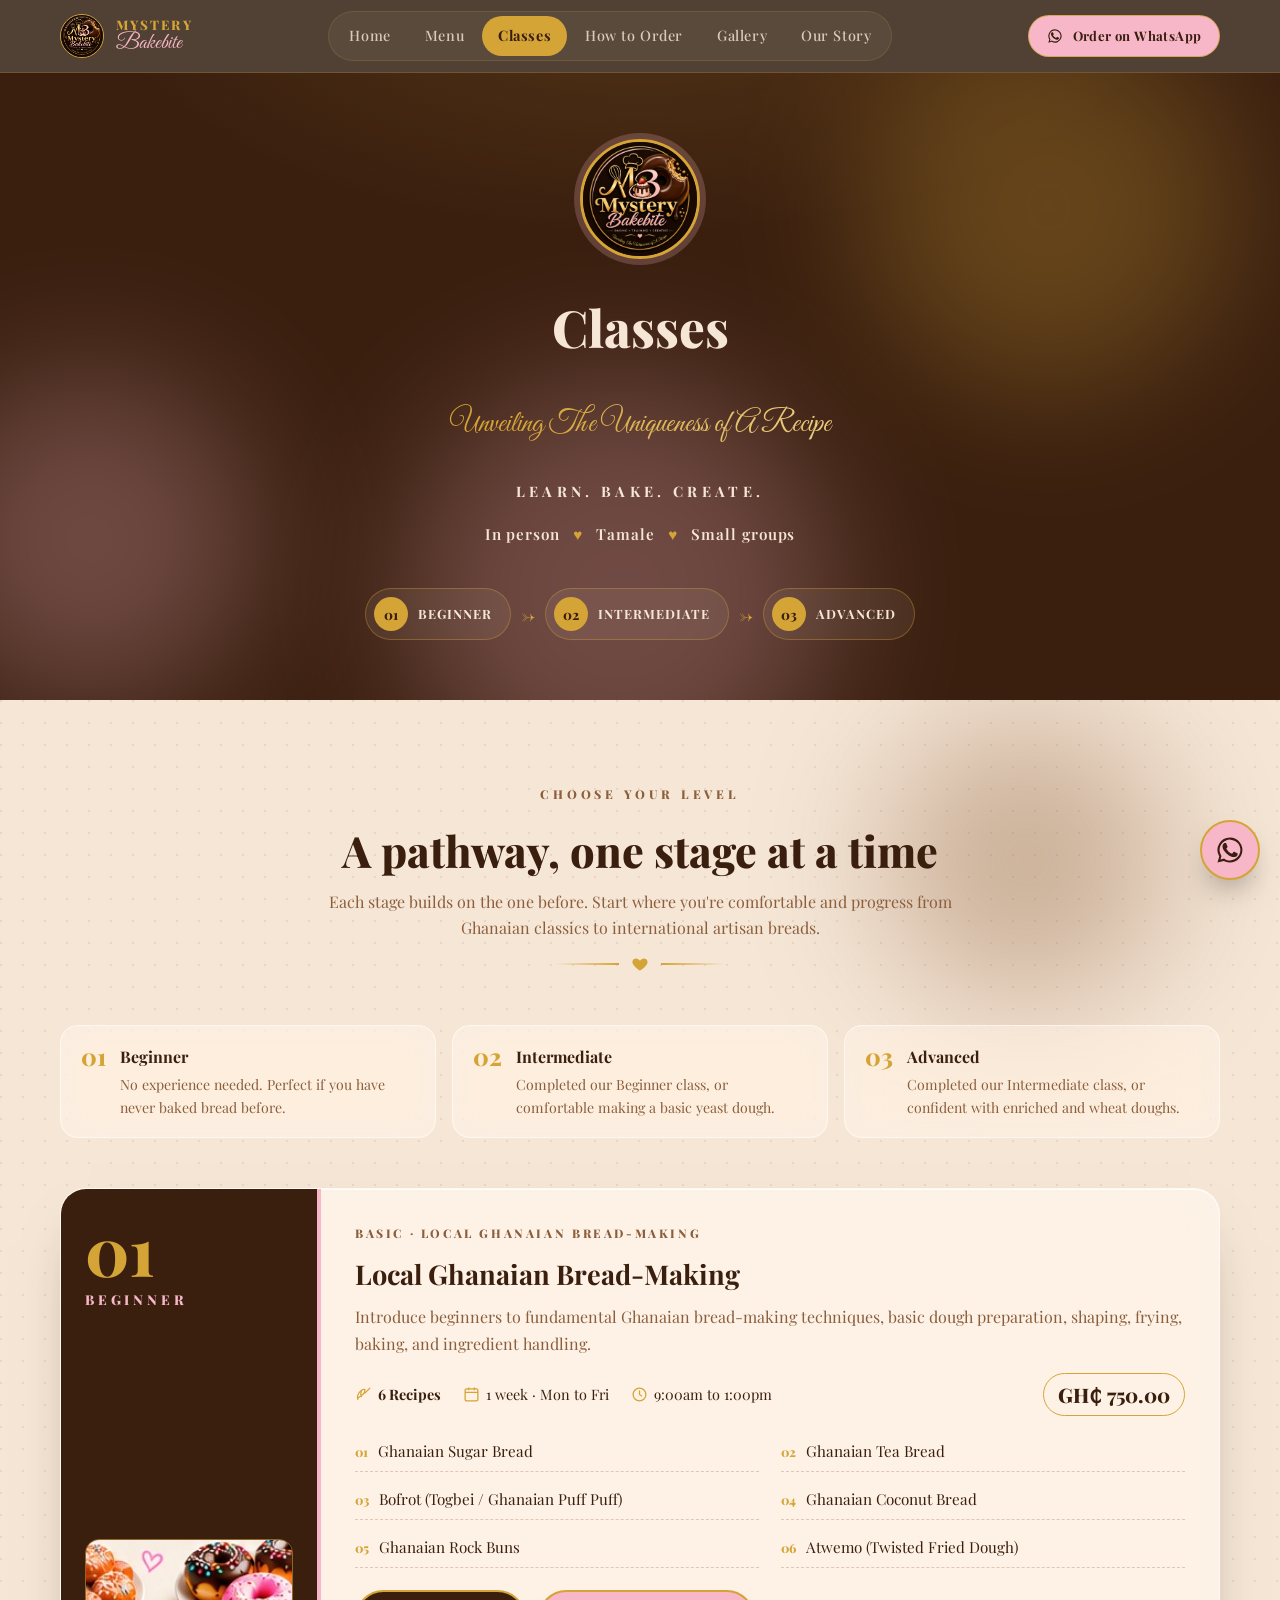
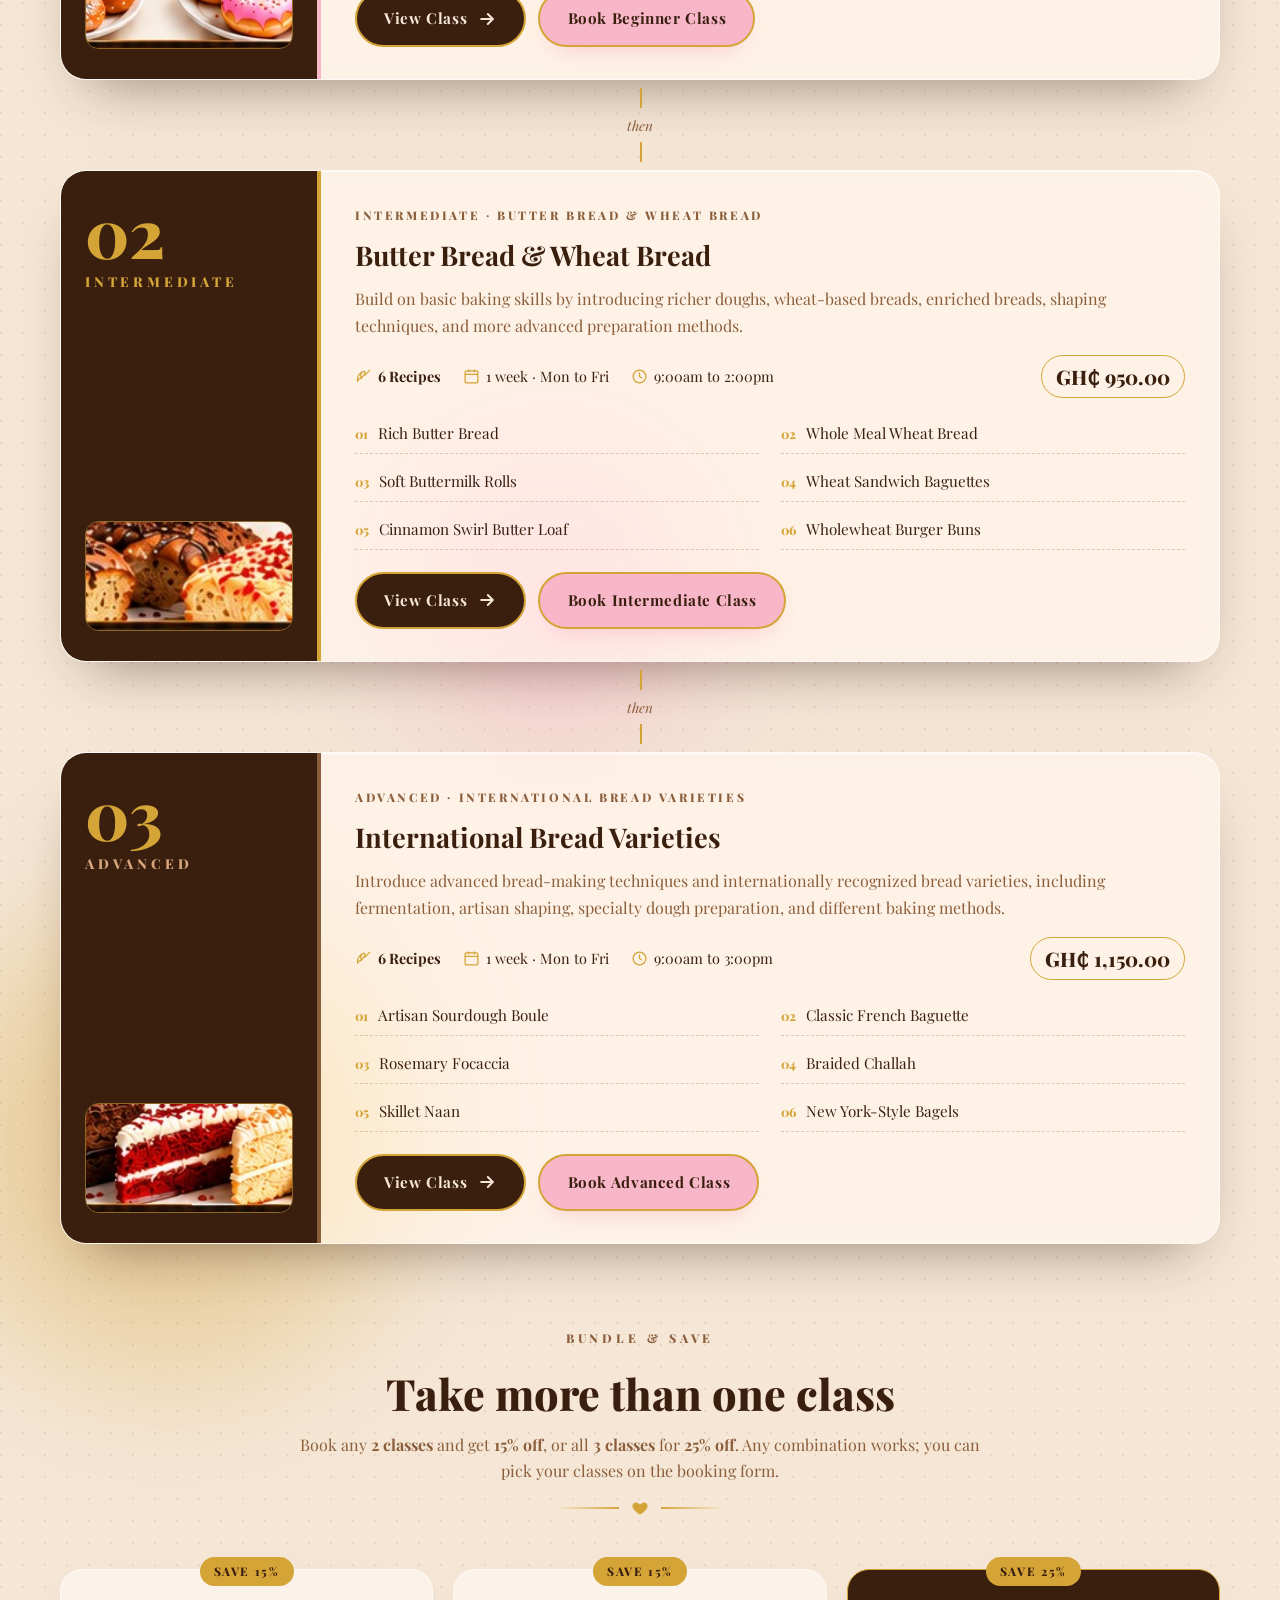
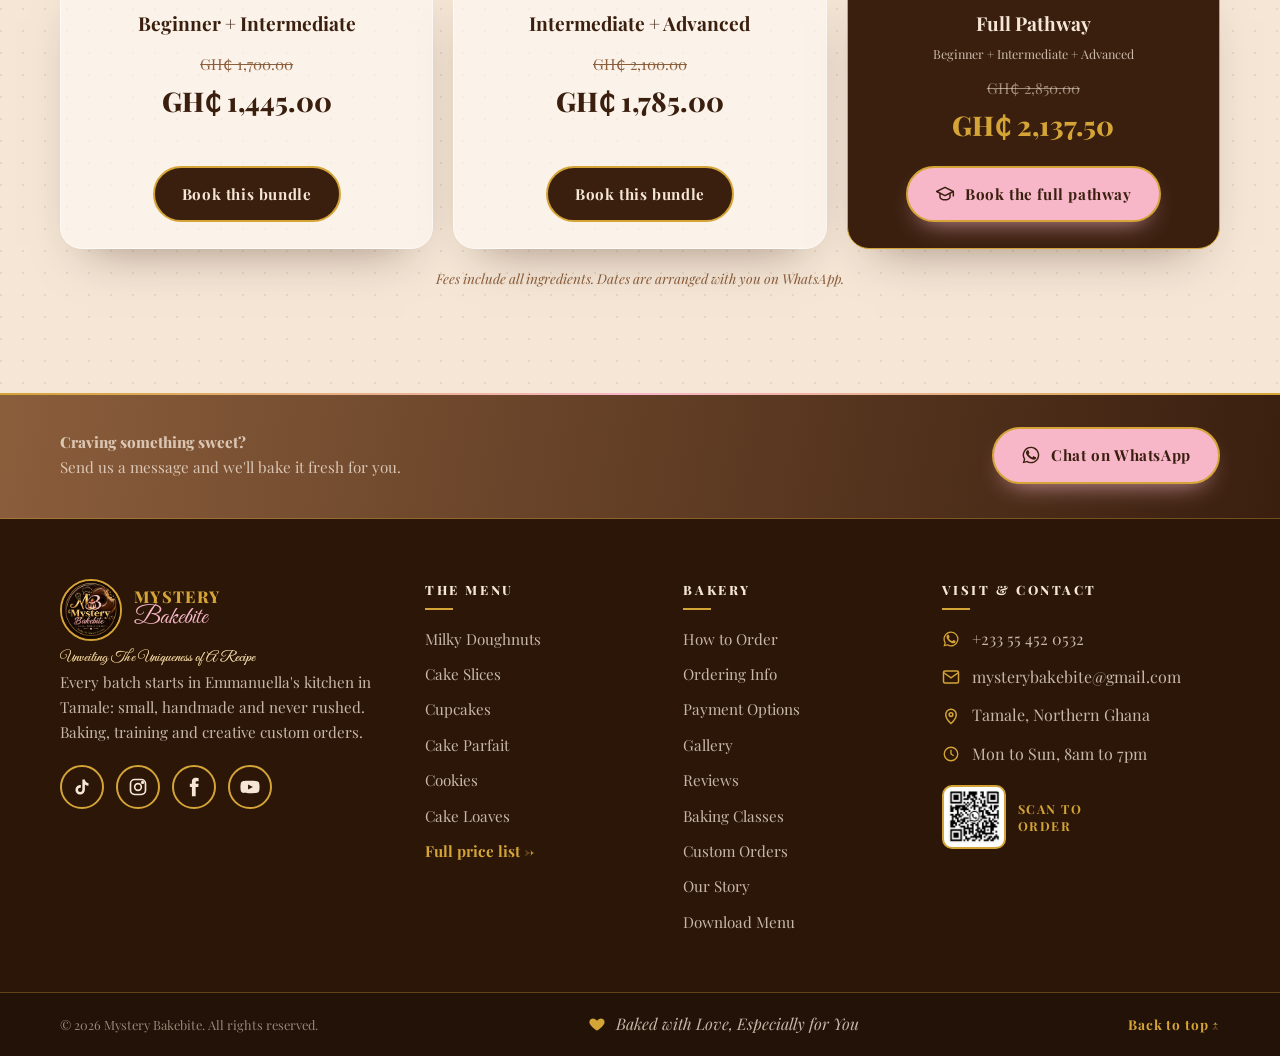
<file: classes.html>
<!DOCTYPE html><html lang="en"><head><meta charset="utf-8"><meta name="viewport" content="width=device-width,initial-scale=1">
<title>Baking Classes | Mystery Bakebite | Unveiling The Uniqueness of A Recipe</title><meta name="description" content="Unveiling The Uniqueness of A Recipe. Hands-on bread-making classes in Tamale: Beginner, Intermediate and Advanced."><link rel="icon" href="assets/logo.jpg">
<link rel="preconnect" href="https://fonts.googleapis.com"><link rel="preconnect" href="https://fonts.gstatic.com" crossorigin>
<link href="https://fonts.googleapis.com/css2?family=Great+Vibes&family=Playfair+Display:ital,wght@0,400;0,600;0,700;0,800;1,400&display=swap" rel="stylesheet">
<link rel="stylesheet" href="css/style.css"></head><body id="top"><header class="site-header nav5 nav6"><div class="wrap nav5-inner">
<a class="brand" href="index.html"><img class="brand-logo" src="assets/logo.jpg" alt="Mystery Bakebite logo"><span class="brand-name"><span class="brand-mystery">Mystery</span><span class="brand-bakebite">Bakebite</span></span></a>
<nav class="main-nav" aria-label="Main"><a class="nav-link" href="index.html" data-key="home">Home</a><a class="nav-link" href="menu.html" data-key="menu">Menu</a><a class="nav-link" href="classes.html" data-key="classes">Classes</a><a class="nav-link" href="index.html#order" data-key="order">How to Order</a><a class="nav-link" href="index.html#gallery" data-key="gallery">Gallery</a><a class="nav-link" href="index.html#story" data-key="story">Our Story</a></nav>
<a class="btn btn-wa header-wa" href="https://wa.me/233554520532?text=Hello%20Mystery%20Bakebite%21%20I%27d%20like%20to%20place%20an%20order%20%F0%9F%8D%A9" target="_blank" rel="noopener"><svg viewBox="0 0 24 24" fill="currentColor"><path d="M17.5 14.4c-.3-.1-1.8-.9-2-1-.3-.1-.5-.1-.7.1-.2.3-.8 1-.9 1.2-.2.2-.3.2-.6.1-.3-.1-1.3-.5-2.4-1.5-.9-.8-1.5-1.8-1.7-2.1-.2-.3 0-.5.1-.6l.4-.5c.1-.2.2-.3.3-.5.1-.2 0-.4 0-.5l-.9-2.2c-.2-.6-.5-.5-.7-.5h-.6c-.2 0-.5.1-.8.4-.3.3-1 1-1 2.5s1.1 2.9 1.2 3.1c.1.2 2.1 3.2 5.1 4.5.7.3 1.3.5 1.7.6.7.2 1.4.2 1.9.1.6-.1 1.8-.7 2-1.4.2-.7.2-1.3.2-1.4-.1-.2-.3-.3-.6-.4zM12 2a10 10 0 0 0-8.6 15.1L2 22l5-1.3A10 10 0 1 0 12 2zm0 18.3c-1.5 0-3-.4-4.3-1.2l-.3-.2-3 .8.8-2.9-.2-.3A8.3 8.3 0 1 1 12 20.3z"/></svg><span class="wa-label">Order on WhatsApp</span></a>
<button class="nav-toggle" aria-label="Open menu" aria-expanded="false" aria-controls="drawer"><span></span><span></span><span></span></button>
</div></header><div class="drawer" id="drawer" aria-hidden="true"><div class="dr-backdrop" data-close></div>
<aside class="dr-panel" role="dialog" aria-label="Menu"><div class="dr-top"><a class="brand" href="index.html"><img class="brand-logo" src="assets/logo.jpg" alt=""><span class="brand-name"><span class="brand-mystery">Mystery</span><span class="brand-bakebite">Bakebite</span></span></a><button class="dr-close" data-close aria-label="Close menu">×</button></div>
<p class="dr-slogan">Unveiling The Uniqueness of A Recipe</p>
<nav class="dr-nav"><a class="dr-main" href="index.html"><i>01</i>Home</a><a class="dr-main" href="menu.html"><i>02</i>Menu &amp; Prices</a><a class="dr-main" href="classes.html"><i>03</i>Baking Classes</a>
<div class="dr-levels"><a class="dr-lv" href="class-beginner.html"><b>01</b>Beginner</a><a class="dr-lv" href="class-intermediate.html"><b>02</b>Intermediate</a><a class="dr-lv" href="class-advanced.html"><b>03</b>Advanced</a></div>
<div class="dr-group"><p class="dr-h">Order</p><a href="index.html#order">How to Order</a><a href="index.html#payment">Payment</a><a href="index.html#info">Ordering Info</a><a href="index.html#custom">Custom Orders</a></div><div class="dr-group"><p class="dr-h">About</p><a href="index.html#story">Our Story</a><a href="index.html#gallery">Gallery</a><a href="index.html#reviews">Reviews</a></div></nav>
<div class="dr-bottom"><a class="btn btn-wa" href="https://wa.me/233554520532?text=Hello%20Mystery%20Bakebite%21%20I%27d%20like%20to%20place%20an%20order%20%F0%9F%8D%A9" target="_blank" rel="noopener"><svg viewBox="0 0 24 24" fill="currentColor"><path d="M17.5 14.4c-.3-.1-1.8-.9-2-1-.3-.1-.5-.1-.7.1-.2.3-.8 1-.9 1.2-.2.2-.3.2-.6.1-.3-.1-1.3-.5-2.4-1.5-.9-.8-1.5-1.8-1.7-2.1-.2-.3 0-.5.1-.6l.4-.5c.1-.2.2-.3.3-.5.1-.2 0-.4 0-.5l-.9-2.2c-.2-.6-.5-.5-.7-.5h-.6c-.2 0-.5.1-.8.4-.3.3-1 1-1 2.5s1.1 2.9 1.2 3.1c.1.2 2.1 3.2 5.1 4.5.7.3 1.3.5 1.7.6.7.2 1.4.2 1.9.1.6-.1 1.8-.7 2-1.4.2-.7.2-1.3.2-1.4-.1-.2-.3-.3-.6-.4zM12 2a10 10 0 0 0-8.6 15.1L2 22l5-1.3A10 10 0 1 0 12 2zm0 18.3c-1.5 0-3-.4-4.3-1.2l-.3-.2-3 .8.8-2.9-.2-.3A8.3 8.3 0 1 1 12 20.3z"/></svg> Order on WhatsApp</a><div class="dr-soc"><a href="https://www.tiktok.com/@mysterybakebite" target="_blank" rel="noopener" aria-label="TikTok"><svg viewBox="0 0 24 24" fill="currentColor"><path d="M16.6 5.8A4.3 4.3 0 0 1 15.5 3h-3.1v12.4a2.6 2.6 0 1 1-2.6-2.6c.3 0 .5 0 .8.1V9.7a5.7 5.7 0 1 0 4.9 5.7V9.1a7.3 7.3 0 0 0 4.3 1.4V7.4a4.3 4.3 0 0 1-3.2-1.6z"/></svg></a><a href="https://www.instagram.com/mysterybakebite" target="_blank" rel="noopener" aria-label="Instagram"><svg viewBox="0 0 24 24" fill="none" stroke="currentColor" stroke-width="2"><rect x="3" y="3" width="18" height="18" rx="5"/><circle cx="12" cy="12" r="4"/><circle cx="17.5" cy="6.5" r="1" fill="currentColor"/></svg></a><a href="https://www.facebook.com/mysterybakebite" target="_blank" rel="noopener" aria-label="Facebook"><svg viewBox="0 0 24 24" fill="currentColor"><path d="M14 8V6c0-.9.6-1 1-1h2.5V1.2L14.1 1C10.4 1 9.5 3.8 9.5 5.6V8H7v4h2.5v11H14V12h3.1l.4-4z"/></svg></a><a href="https://www.youtube.com/@mysterybakebite" target="_blank" rel="noopener" aria-label="YouTube"><svg viewBox="0 0 24 24" fill="currentColor"><path d="M23 7.2a3 3 0 0 0-2.1-2.1C19 4.6 12 4.6 12 4.6s-7 0-8.9.5A3 3 0 0 0 1 7.2 31 31 0 0 0 .5 12a31 31 0 0 0 .5 4.8 3 3 0 0 0 2.1 2.1c1.9.5 8.9.5 8.9.5s7 0 8.9-.5a3 3 0 0 0 2.1-2.1 31 31 0 0 0 .5-4.8 31 31 0 0 0-.5-4.8zM9.7 15V9l5.8 3-5.8 3z"/></svg></a></div><p>Open daily · 8am to 7pm · Tamale</p></div>
</aside></div>
<main><section class="page-hero"><div class="wrap"><img class="ph-logo" src="assets/logo.jpg" alt="Mystery Bakebite logo"><h1>Classes</h1><p class="script">Unveiling The Uniqueness of A Recipe</p><p class="ph-sub">Learn. Bake. Create.</p>
<p class="ph-meta">In person<i>♥</i>Tamale<i>♥</i>Small groups</p><nav class="pathway" aria-label="Learning pathway"><a class="path-step " href="class-beginner.html"><span class="ps-num">01</span><span class="ps-lvl">Beginner</span></a><span class="path-arrow" aria-hidden="true">→</span><a class="path-step " href="class-intermediate.html"><span class="ps-num">02</span><span class="ps-lvl">Intermediate</span></a><span class="path-arrow" aria-hidden="true">→</span><a class="path-step " href="class-advanced.html"><span class="ps-num">03</span><span class="ps-lvl">Advanced</span></a></nav></div></section>
<section class="levels"><div class="wrap"><div class="sec-head reveal"><span class="kicker">Choose your level</span><h2 class="sec-title">A pathway, one stage at a time</h2><p class="sec-sub">Each stage builds on the one before. Start where you're comfortable and progress from Ghanaian classics to international artisan breads.</p><div class="divider"><svg viewBox="0 0 24 24" fill="currentColor"><path d="M12 21s-7.5-4.6-9.6-9.2C.9 8.4 3 4.5 6.7 4.5c2.1 0 3.6 1.2 5.3 3.1 1.7-1.9 3.2-3.1 5.3-3.1 3.7 0 5.8 3.9 4.3 7.3C19.5 16.4 12 21 12 21z"/></svg></div></div>
<div class="guide-grid"><div class="guide reveal"><span class="g-num">01</span><div><b>Beginner</b><p>No experience needed. Perfect if you have never baked bread before.</p></div></div><div class="guide reveal"><span class="g-num">02</span><div><b>Intermediate</b><p>Completed our Beginner class, or comfortable making a basic yeast dough.</p></div></div><div class="guide reveal"><span class="g-num">03</span><div><b>Advanced</b><p>Completed our Intermediate class, or confident with enriched and wheat doughs.</p></div></div></div>
<div class="level-list"><article class="level-card s-beginner reveal" id="beginner">
<div class="lc-side"><span class="lc-num">01</span><span class="lc-lvl">Beginner</span><figure><img src="assets/balls.jpg" alt="" loading="lazy"></figure></div>
<div class="lc-body"><span class="lc-cat">Basic · Local Ghanaian Bread-Making</span><h2>Local Ghanaian Bread-Making</h2><p class="lc-short">Introduce beginners to fundamental Ghanaian bread-making techniques, basic dough preparation, shaping, frying, baking, and ingredient handling.</p>
<div class="lc-meta"><span><svg viewBox="0 0 24 24" fill="none" stroke="currentColor" stroke-width="1.8" stroke-linecap="round"><path d="M14 10 21 3M4.5 19.5c-2-2-1.2-7.8 2.5-11.5s7-3 7-3 .7 3.3-3 7-9.5 4.5-6.5 7.5zM9 7c-1 2-1.3 5 0 8"/></svg> <b>6 Recipes</b></span><span><svg viewBox="0 0 24 24" fill="none" stroke="currentColor" stroke-width="1.8"><rect x="3" y="4" width="18" height="17" rx="2"/><path d="M3 9h18M8 2v4M16 2v4"/></svg> 1 week · Mon to Fri</span><span><svg viewBox="0 0 24 24" fill="none" stroke="currentColor" stroke-width="1.8" stroke-linecap="round"><circle cx="12" cy="12" r="9"/><path d="M12 7v5l3 2"/></svg> 9:00am to 1:00pm</span><span class="lc-fee">GH₵ 750.00</span></div>
<ol class="recipes"><li>Ghanaian Sugar Bread</li><li>Ghanaian Tea Bread</li><li>Bofrot (Togbei / Ghanaian Puff Puff)</li><li>Ghanaian Coconut Bread</li><li>Ghanaian Rock Buns</li><li>Atwemo (Twisted Fried Dough)</li></ol>
<div class="lc-ctas"><a class="btn btn-brown" href="class-beginner.html">View Class <svg viewBox="0 0 24 24" fill="none" stroke="currentColor" stroke-width="2.4" stroke-linecap="round"><path d="M5 12h14M13 6l6 6-6 6"/></svg></a><a class="btn btn-wa" href="class-beginner.html#book">Book Beginner Class</a></div></div></article><div class="lc-connector" aria-hidden="true"><span>then</span></div><article class="level-card s-intermediate reveal" id="intermediate">
<div class="lc-side"><span class="lc-num">02</span><span class="lc-lvl">Intermediate</span><figure><img src="assets/loaves.jpg" alt="" loading="lazy"></figure></div>
<div class="lc-body"><span class="lc-cat">Intermediate · Butter Bread &amp; Wheat Bread</span><h2>Butter Bread &amp; Wheat Bread</h2><p class="lc-short">Build on basic baking skills by introducing richer doughs, wheat-based breads, enriched breads, shaping techniques, and more advanced preparation methods.</p>
<div class="lc-meta"><span><svg viewBox="0 0 24 24" fill="none" stroke="currentColor" stroke-width="1.8" stroke-linecap="round"><path d="M14 10 21 3M4.5 19.5c-2-2-1.2-7.8 2.5-11.5s7-3 7-3 .7 3.3-3 7-9.5 4.5-6.5 7.5zM9 7c-1 2-1.3 5 0 8"/></svg> <b>6 Recipes</b></span><span><svg viewBox="0 0 24 24" fill="none" stroke="currentColor" stroke-width="1.8"><rect x="3" y="4" width="18" height="17" rx="2"/><path d="M3 9h18M8 2v4M16 2v4"/></svg> 1 week · Mon to Fri</span><span><svg viewBox="0 0 24 24" fill="none" stroke="currentColor" stroke-width="1.8" stroke-linecap="round"><circle cx="12" cy="12" r="9"/><path d="M12 7v5l3 2"/></svg> 9:00am to 2:00pm</span><span class="lc-fee">GH₵ 950.00</span></div>
<ol class="recipes"><li>Rich Butter Bread</li><li>Whole Meal Wheat Bread</li><li>Soft Buttermilk Rolls</li><li>Wheat Sandwich Baguettes</li><li>Cinnamon Swirl Butter Loaf</li><li>Wholewheat Burger Buns</li></ol>
<div class="lc-ctas"><a class="btn btn-brown" href="class-intermediate.html">View Class <svg viewBox="0 0 24 24" fill="none" stroke="currentColor" stroke-width="2.4" stroke-linecap="round"><path d="M5 12h14M13 6l6 6-6 6"/></svg></a><a class="btn btn-wa" href="class-intermediate.html#book">Book Intermediate Class</a></div></div></article><div class="lc-connector" aria-hidden="true"><span>then</span></div><article class="level-card s-advanced reveal" id="advanced">
<div class="lc-side"><span class="lc-num">03</span><span class="lc-lvl">Advanced</span><figure><img src="assets/slices.jpg" alt="" loading="lazy"></figure></div>
<div class="lc-body"><span class="lc-cat">Advanced · International Bread Varieties</span><h2>International Bread Varieties</h2><p class="lc-short">Introduce advanced bread-making techniques and internationally recognized bread varieties, including fermentation, artisan shaping, specialty dough preparation, and different baking methods.</p>
<div class="lc-meta"><span><svg viewBox="0 0 24 24" fill="none" stroke="currentColor" stroke-width="1.8" stroke-linecap="round"><path d="M14 10 21 3M4.5 19.5c-2-2-1.2-7.8 2.5-11.5s7-3 7-3 .7 3.3-3 7-9.5 4.5-6.5 7.5zM9 7c-1 2-1.3 5 0 8"/></svg> <b>6 Recipes</b></span><span><svg viewBox="0 0 24 24" fill="none" stroke="currentColor" stroke-width="1.8"><rect x="3" y="4" width="18" height="17" rx="2"/><path d="M3 9h18M8 2v4M16 2v4"/></svg> 1 week · Mon to Fri</span><span><svg viewBox="0 0 24 24" fill="none" stroke="currentColor" stroke-width="1.8" stroke-linecap="round"><circle cx="12" cy="12" r="9"/><path d="M12 7v5l3 2"/></svg> 9:00am to 3:00pm</span><span class="lc-fee">GH₵ 1,150.00</span></div>
<ol class="recipes"><li>Artisan Sourdough Boule</li><li>Classic French Baguette</li><li>Rosemary Focaccia</li><li>Braided Challah</li><li>Skillet Naan</li><li>New York-Style Bagels</li></ol>
<div class="lc-ctas"><a class="btn btn-brown" href="class-advanced.html">View Class <svg viewBox="0 0 24 24" fill="none" stroke="currentColor" stroke-width="2.4" stroke-linecap="round"><path d="M5 12h14M13 6l6 6-6 6"/></svg></a><a class="btn btn-wa" href="class-advanced.html#book">Book Advanced Class</a></div></div></article></div>
<div class="bundles"><div class="sec-head reveal"><span class="kicker">Bundle &amp; save</span><h2 class="sec-title">Take more than one class</h2><p class="sec-sub">Book any <b>2 classes</b> and get <b>15% off</b>, or all <b>3 classes</b> for <b>25% off</b>. Any combination works; you can pick your classes on the booking form.</p><div class="divider"><svg viewBox="0 0 24 24" fill="currentColor"><path d="M12 21s-7.5-4.6-9.6-9.2C.9 8.4 3 4.5 6.7 4.5c2.1 0 3.6 1.2 5.3 3.1 1.7-1.9 3.2-3.1 5.3-3.1 3.7 0 5.8 3.9 4.3 7.3C19.5 16.4 12 21 12 21z"/></svg></div></div>
<div class="bundle-grid"><div class="bundle reveal"><span class="b-off">Save 15%</span><h3>Beginner + Intermediate</h3><p class="b-was">GH₵ 1,700.00</p><p class="b-now">GH₵ 1,445.00</p><a class="btn btn-brown" href="class-beginner.html?add=intermediate#book">Book this bundle</a></div><div class="bundle reveal"><span class="b-off">Save 15%</span><h3>Intermediate + Advanced</h3><p class="b-was">GH₵ 2,100.00</p><p class="b-now">GH₵ 1,785.00</p><a class="btn btn-brown" href="class-intermediate.html?add=advanced#book">Book this bundle</a></div><div class="bundle best reveal"><span class="b-off">Save 25%</span><h3>Full Pathway<small>Beginner + Intermediate + Advanced</small></h3><p class="b-was">GH₵ 2,850.00</p><p class="b-now">GH₵ 2,137.50</p><a class="btn btn-wa" href="class-beginner.html?add=all#book"><svg viewBox="0 0 24 24" fill="none" stroke="currentColor" stroke-width="1.8" stroke-linejoin="round"><path d="M2 9l10-5 10 5-10 5z"/><path d="M6 11v5c0 1.5 3 3 6 3s6-1.5 6-3v-5M22 9v6"/></svg> Book the full pathway</a></div></div></div>
<p class="menu-note">Fees include all ingredients. Dates are arranged with you on WhatsApp.</p></div></section></main><footer class="footer" id="contact">
<div class="f-cta"><div class="wrap f-cta-inner"><div><p class="f-cta-script">Craving something sweet?</p><p class="f-cta-sub">Send us a message and we'll bake it fresh for you.</p></div>
<a class="btn btn-wa" href="https://wa.me/233554520532?text=Hello%20Mystery%20Bakebite%21%20I%27d%20like%20to%20place%20an%20order%20%F0%9F%8D%A9" target="_blank" rel="noopener"><svg viewBox="0 0 24 24" fill="currentColor"><path d="M17.5 14.4c-.3-.1-1.8-.9-2-1-.3-.1-.5-.1-.7.1-.2.3-.8 1-.9 1.2-.2.2-.3.2-.6.1-.3-.1-1.3-.5-2.4-1.5-.9-.8-1.5-1.8-1.7-2.1-.2-.3 0-.5.1-.6l.4-.5c.1-.2.2-.3.3-.5.1-.2 0-.4 0-.5l-.9-2.2c-.2-.6-.5-.5-.7-.5h-.6c-.2 0-.5.1-.8.4-.3.3-1 1-1 2.5s1.1 2.9 1.2 3.1c.1.2 2.1 3.2 5.1 4.5.7.3 1.3.5 1.7.6.7.2 1.4.2 1.9.1.6-.1 1.8-.7 2-1.4.2-.7.2-1.3.2-1.4-.1-.2-.3-.3-.6-.4zM12 2a10 10 0 0 0-8.6 15.1L2 22l5-1.3A10 10 0 1 0 12 2zm0 18.3c-1.5 0-3-.4-4.3-1.2l-.3-.2-3 .8.8-2.9-.2-.3A8.3 8.3 0 1 1 12 20.3z"/></svg> Chat on WhatsApp</a></div></div>
<div class="wrap"><div class="footer-grid">
<div class="f-brand"><a class="brand" href="index.html"><img class="f-logo" src="assets/logo.jpg" alt="Mystery Bakebite logo"><span class="brand-name"><span class="brand-mystery">Mystery</span><span class="brand-bakebite">Bakebite</span></span></a>
<p class="f-tag">Unveiling The Uniqueness of A Recipe</p>
<p>Every batch starts in Emmanuella's kitchen in Tamale: small, handmade and never rushed. Baking, training and creative custom orders.</p>
<div class="socials"><a href="https://www.tiktok.com/@mysterybakebite" target="_blank" rel="noopener" aria-label="TikTok"><svg viewBox="0 0 24 24" fill="currentColor"><path d="M16.6 5.8A4.3 4.3 0 0 1 15.5 3h-3.1v12.4a2.6 2.6 0 1 1-2.6-2.6c.3 0 .5 0 .8.1V9.7a5.7 5.7 0 1 0 4.9 5.7V9.1a7.3 7.3 0 0 0 4.3 1.4V7.4a4.3 4.3 0 0 1-3.2-1.6z"/></svg></a><a href="https://www.instagram.com/mysterybakebite" target="_blank" rel="noopener" aria-label="Instagram"><svg viewBox="0 0 24 24" fill="none" stroke="currentColor" stroke-width="2"><rect x="3" y="3" width="18" height="18" rx="5"/><circle cx="12" cy="12" r="4"/><circle cx="17.5" cy="6.5" r="1" fill="currentColor"/></svg></a><a href="https://www.facebook.com/mysterybakebite" target="_blank" rel="noopener" aria-label="Facebook"><svg viewBox="0 0 24 24" fill="currentColor"><path d="M14 8V6c0-.9.6-1 1-1h2.5V1.2L14.1 1C10.4 1 9.5 3.8 9.5 5.6V8H7v4h2.5v11H14V12h3.1l.4-4z"/></svg></a><a href="https://www.youtube.com/@mysterybakebite" target="_blank" rel="noopener" aria-label="YouTube"><svg viewBox="0 0 24 24" fill="currentColor"><path d="M23 7.2a3 3 0 0 0-2.1-2.1C19 4.6 12 4.6 12 4.6s-7 0-8.9.5A3 3 0 0 0 1 7.2 31 31 0 0 0 .5 12a31 31 0 0 0 .5 4.8 3 3 0 0 0 2.1 2.1c1.9.5 8.9.5 8.9.5s7 0 8.9-.5a3 3 0 0 0 2.1-2.1 31 31 0 0 0 .5-4.8 31 31 0 0 0-.5-4.8zM9.7 15V9l5.8 3-5.8 3z"/></svg></a></div></div>
<div><h3 class="f-h">The Menu</h3><ul class="f-links"><li><a href="menu.html#milky">Milky Doughnuts</a></li><li><a href="menu.html#slices">Cake Slices</a></li><li><a href="menu.html#cupcakes">Cupcakes</a></li><li><a href="menu.html#parfait">Cake Parfait</a></li><li><a href="menu.html#cookies">Cookies</a></li><li><a href="menu.html#loaves">Cake Loaves</a></li><li><a href="menu.html" class="f-more">Full price list →</a></li></ul></div>
<div><h3 class="f-h">Bakery</h3><ul class="f-links"><li><a href="index.html#order">How to Order</a></li><li><a href="index.html#info">Ordering Info</a></li><li><a href="index.html#payment">Payment Options</a></li><li><a href="index.html#gallery">Gallery</a></li><li><a href="index.html#reviews">Reviews</a></li><li><a href="classes.html">Baking Classes</a></li><li><a href="index.html#custom">Custom Orders</a></li><li><a href="index.html#story">Our Story</a></li><li><a href="assets/price-list.png" download="Mystery-Bakebite-Menu-Sept-2026.png">Download Menu</a></li></ul></div>
<div><h3 class="f-h">Visit &amp; Contact</h3><ul class="f-list">
<li><svg viewBox="0 0 24 24" fill="currentColor"><path d="M17.5 14.4c-.3-.1-1.8-.9-2-1-.3-.1-.5-.1-.7.1-.2.3-.8 1-.9 1.2-.2.2-.3.2-.6.1-.3-.1-1.3-.5-2.4-1.5-.9-.8-1.5-1.8-1.7-2.1-.2-.3 0-.5.1-.6l.4-.5c.1-.2.2-.3.3-.5.1-.2 0-.4 0-.5l-.9-2.2c-.2-.6-.5-.5-.7-.5h-.6c-.2 0-.5.1-.8.4-.3.3-1 1-1 2.5s1.1 2.9 1.2 3.1c.1.2 2.1 3.2 5.1 4.5.7.3 1.3.5 1.7.6.7.2 1.4.2 1.9.1.6-.1 1.8-.7 2-1.4.2-.7.2-1.3.2-1.4-.1-.2-.3-.3-.6-.4zM12 2a10 10 0 0 0-8.6 15.1L2 22l5-1.3A10 10 0 1 0 12 2zm0 18.3c-1.5 0-3-.4-4.3-1.2l-.3-.2-3 .8.8-2.9-.2-.3A8.3 8.3 0 1 1 12 20.3z"/></svg><a href="https://wa.me/233554520532?text=Hello%20Mystery%20Bakebite%21%20I%27d%20like%20to%20place%20an%20order%20%F0%9F%8D%A9" target="_blank" rel="noopener">+233 55 452 0532</a></li>
<li><svg viewBox="0 0 24 24" fill="none" stroke="currentColor" stroke-width="2"><rect x="2" y="4" width="20" height="16" rx="2"/><path d="m2 6 10 7 10-7"/></svg><a href="mailto:mysterybakebite@gmail.com">mysterybakebite@gmail.com</a></li>
<li><svg viewBox="0 0 24 24" fill="none" stroke="currentColor" stroke-width="2"><path d="M12 22s7-6.2 7-12a7 7 0 0 0-14 0c0 5.8 7 12 7 12z"/><circle cx="12" cy="10" r="2.5"/></svg><span>Tamale, Northern Ghana</span></li>
<li><svg viewBox="0 0 24 24" fill="none" stroke="currentColor" stroke-width="1.8" stroke-linecap="round"><circle cx="12" cy="12" r="9"/><path d="M12 7v5l3 2"/></svg><span>Mon to Sun, 8am to 7pm</span></li></ul>
<div class="f-qr"><img src="assets/qr.jpg" alt="WhatsApp QR code"><span>Scan to<br>order</span></div></div>
</div></div>
<div class="f-bottom"><div class="wrap f-bottom-inner">
<p class="small">© 2026 Mystery Bakebite. All rights reserved.</p>
<p class="love"><svg viewBox="0 0 24 24" fill="currentColor"><path d="M12 21s-7.5-4.6-9.6-9.2C.9 8.4 3 4.5 6.7 4.5c2.1 0 3.6 1.2 5.3 3.1 1.7-1.9 3.2-3.1 5.3-3.1 3.7 0 5.8 3.9 4.3 7.3C19.5 16.4 12 21 12 21z"/></svg> Baked with Love, Especially for You</p>
<a class="to-top" href="#top">Back to top ↑</a></div></div></footer>
<a class="wa-float" href="https://wa.me/233554520532?text=Hello%20Mystery%20Bakebite%21%20I%27d%20like%20to%20place%20an%20order%20%F0%9F%8D%A9" target="_blank" rel="noopener" aria-label="Chat on WhatsApp"><svg viewBox="0 0 24 24" fill="currentColor"><path d="M17.5 14.4c-.3-.1-1.8-.9-2-1-.3-.1-.5-.1-.7.1-.2.3-.8 1-.9 1.2-.2.2-.3.2-.6.1-.3-.1-1.3-.5-2.4-1.5-.9-.8-1.5-1.8-1.7-2.1-.2-.3 0-.5.1-.6l.4-.5c.1-.2.2-.3.3-.5.1-.2 0-.4 0-.5l-.9-2.2c-.2-.6-.5-.5-.7-.5h-.6c-.2 0-.5.1-.8.4-.3.3-1 1-1 2.5s1.1 2.9 1.2 3.1c.1.2 2.1 3.2 5.1 4.5.7.3 1.3.5 1.7.6.7.2 1.4.2 1.9.1.6-.1 1.8-.7 2-1.4.2-.7.2-1.3.2-1.4-.1-.2-.3-.3-.6-.4zM12 2a10 10 0 0 0-8.6 15.1L2 22l5-1.3A10 10 0 1 0 12 2zm0 18.3c-1.5 0-3-.4-4.3-1.2l-.3-.2-3 .8.8-2.9-.2-.3A8.3 8.3 0 1 1 12 20.3z"/></svg></a>
<script src="js/main.js"></script></body></html>
</file>
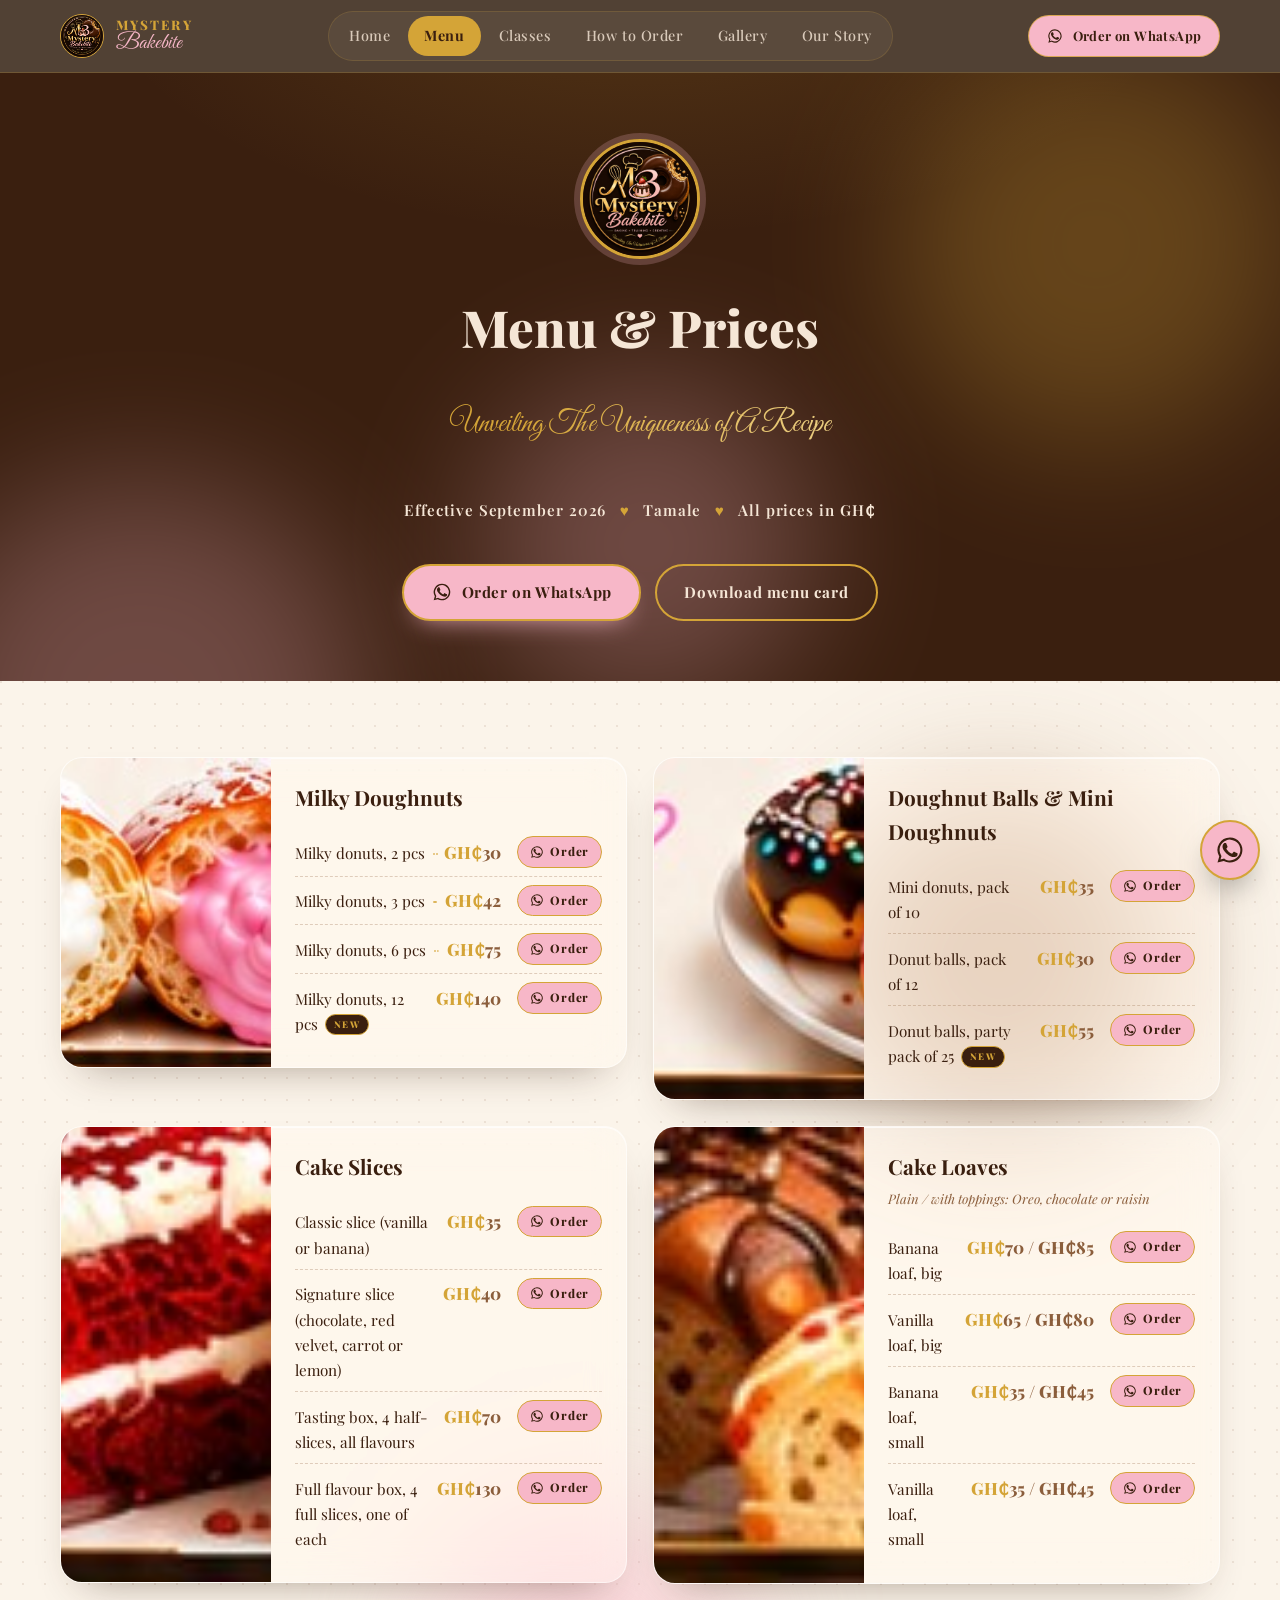
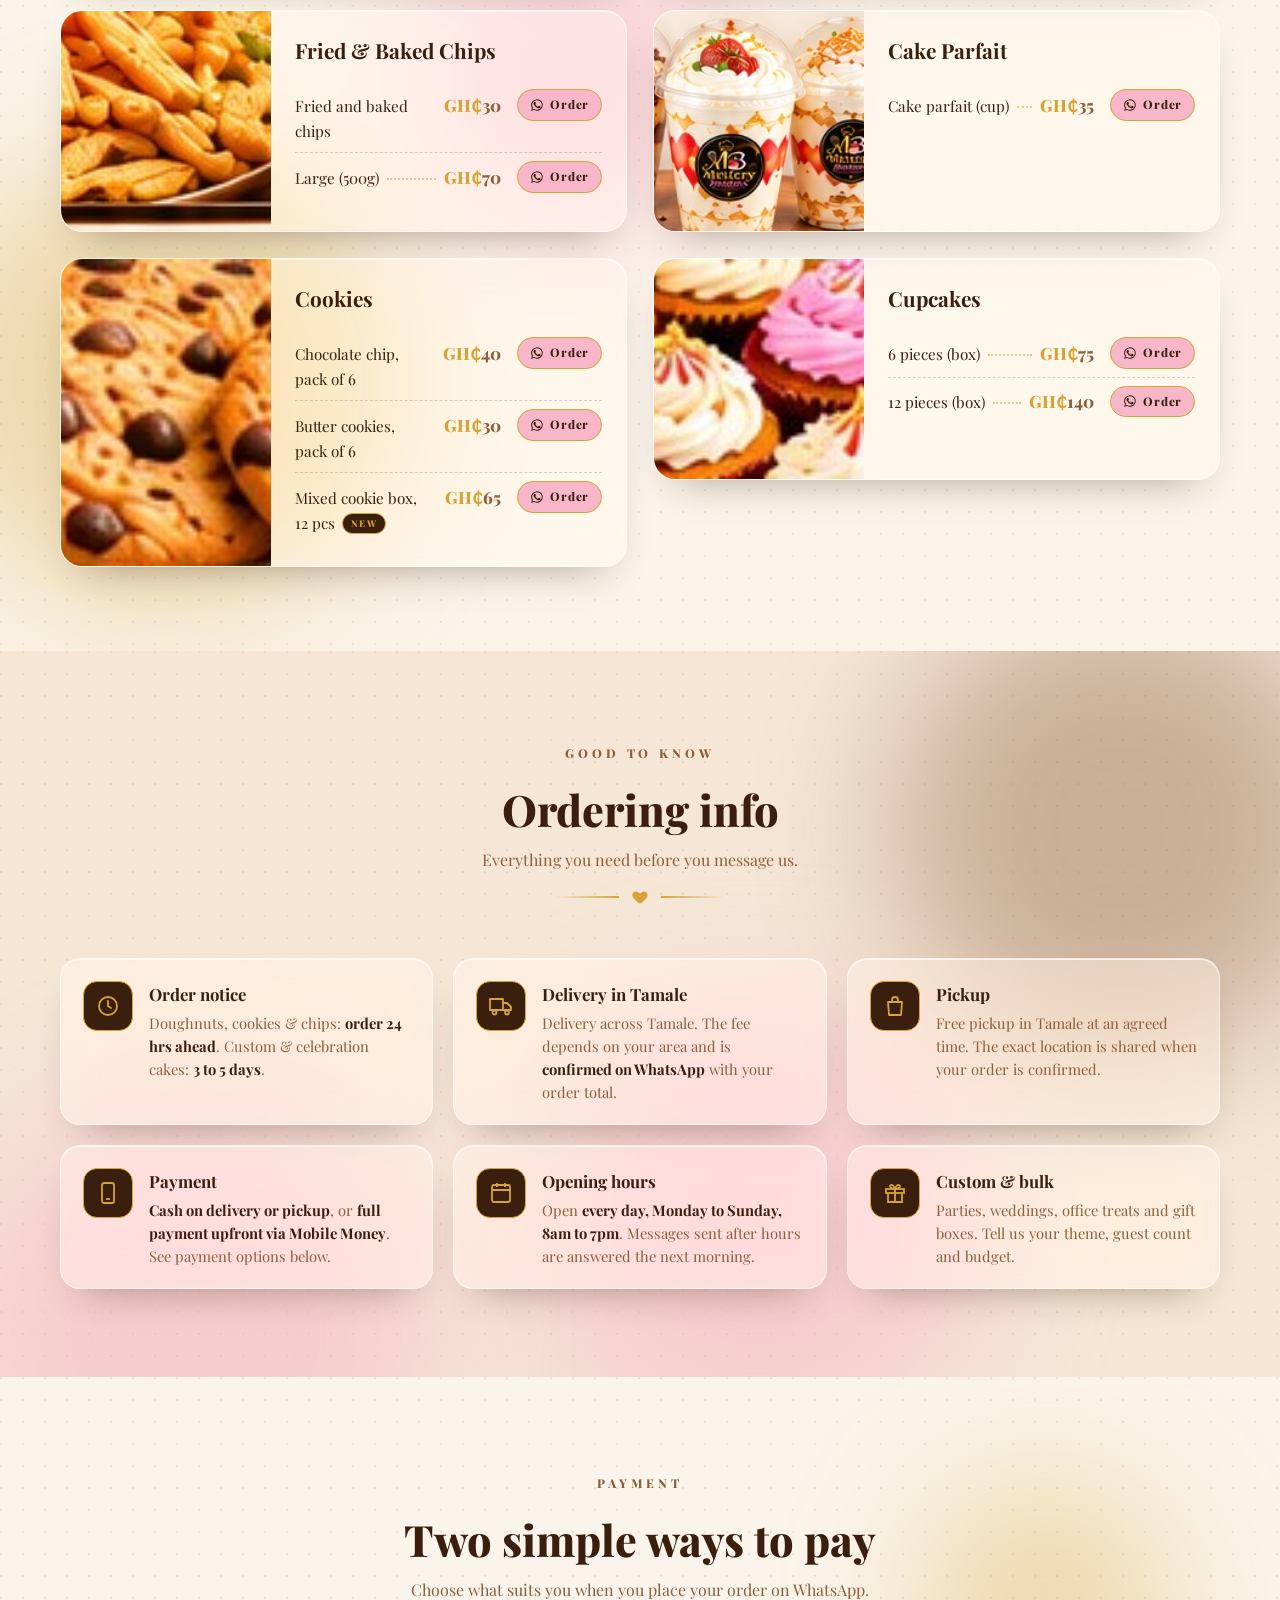
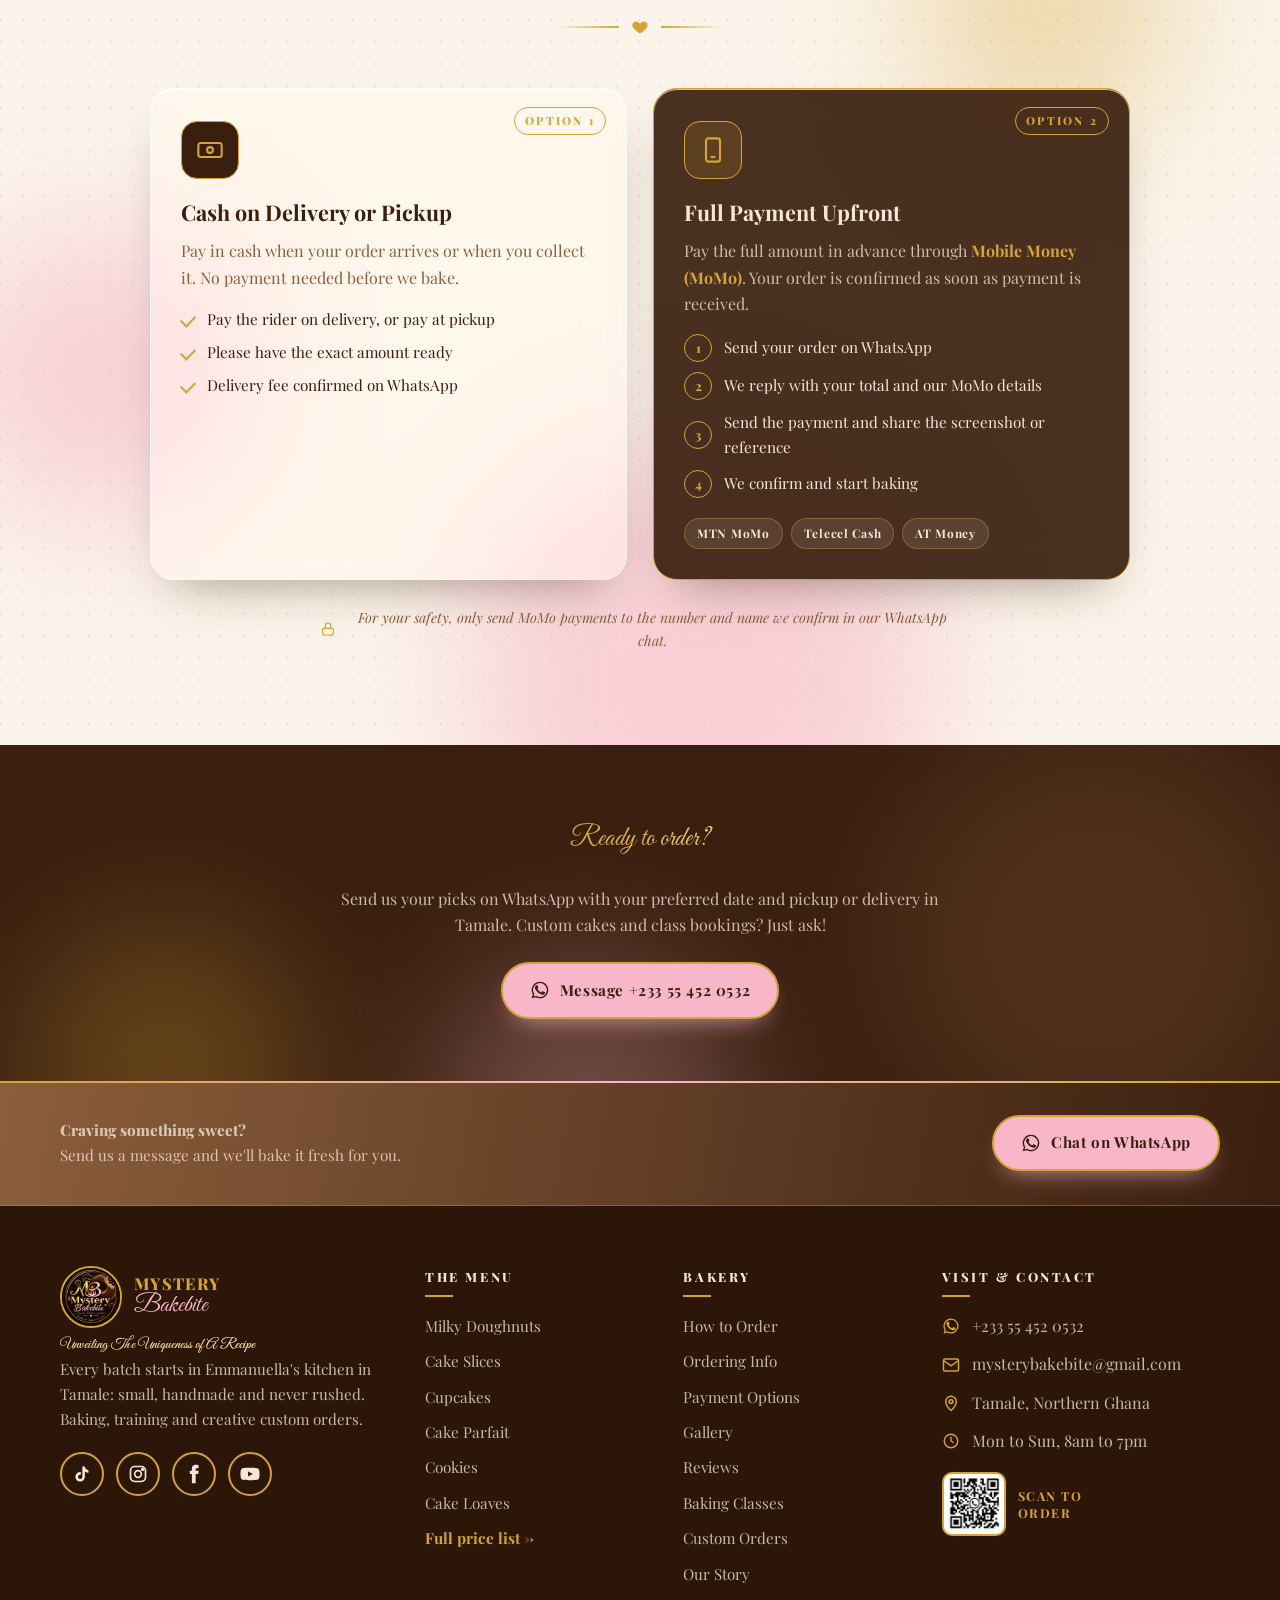
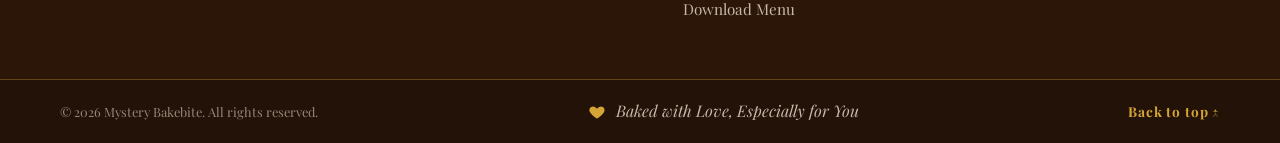
<file: menu.html>
<!DOCTYPE html><html lang="en"><head><meta charset="utf-8"><meta name="viewport" content="width=device-width,initial-scale=1">
<title>Menu & Prices | Mystery Bakebite | Unveiling The Uniqueness of A Recipe</title><meta name="description" content="Unveiling The Uniqueness of A Recipe. Full price list for Mystery Bakebite, Tamale. Effective September 2026."><link rel="icon" href="assets/logo.jpg">
<link rel="preconnect" href="https://fonts.googleapis.com"><link rel="preconnect" href="https://fonts.gstatic.com" crossorigin>
<link href="https://fonts.googleapis.com/css2?family=Great+Vibes&family=Playfair+Display:ital,wght@0,400;0,600;0,700;0,800;1,400&display=swap" rel="stylesheet">
<link rel="stylesheet" href="css/style.css"></head><body id="top"><header class="site-header nav5 nav6"><div class="wrap nav5-inner">
<a class="brand" href="index.html"><img class="brand-logo" src="assets/logo.jpg" alt="Mystery Bakebite logo"><span class="brand-name"><span class="brand-mystery">Mystery</span><span class="brand-bakebite">Bakebite</span></span></a>
<nav class="main-nav" aria-label="Main"><a class="nav-link" href="index.html" data-key="home">Home</a><a class="nav-link" href="menu.html" data-key="menu">Menu</a><a class="nav-link" href="classes.html" data-key="classes">Classes</a><a class="nav-link" href="index.html#order" data-key="order">How to Order</a><a class="nav-link" href="index.html#gallery" data-key="gallery">Gallery</a><a class="nav-link" href="index.html#story" data-key="story">Our Story</a></nav>
<a class="btn btn-wa header-wa" href="https://wa.me/233554520532?text=Hello%20Mystery%20Bakebite%21%20I%27d%20like%20to%20place%20an%20order%20%F0%9F%8D%A9" target="_blank" rel="noopener"><svg viewBox="0 0 24 24" fill="currentColor"><path d="M17.5 14.4c-.3-.1-1.8-.9-2-1-.3-.1-.5-.1-.7.1-.2.3-.8 1-.9 1.2-.2.2-.3.2-.6.1-.3-.1-1.3-.5-2.4-1.5-.9-.8-1.5-1.8-1.7-2.1-.2-.3 0-.5.1-.6l.4-.5c.1-.2.2-.3.3-.5.1-.2 0-.4 0-.5l-.9-2.2c-.2-.6-.5-.5-.7-.5h-.6c-.2 0-.5.1-.8.4-.3.3-1 1-1 2.5s1.1 2.9 1.2 3.1c.1.2 2.1 3.2 5.1 4.5.7.3 1.3.5 1.7.6.7.2 1.4.2 1.9.1.6-.1 1.8-.7 2-1.4.2-.7.2-1.3.2-1.4-.1-.2-.3-.3-.6-.4zM12 2a10 10 0 0 0-8.6 15.1L2 22l5-1.3A10 10 0 1 0 12 2zm0 18.3c-1.5 0-3-.4-4.3-1.2l-.3-.2-3 .8.8-2.9-.2-.3A8.3 8.3 0 1 1 12 20.3z"/></svg><span class="wa-label">Order on WhatsApp</span></a>
<button class="nav-toggle" aria-label="Open menu" aria-expanded="false" aria-controls="drawer"><span></span><span></span><span></span></button>
</div></header><div class="drawer" id="drawer" aria-hidden="true"><div class="dr-backdrop" data-close></div>
<aside class="dr-panel" role="dialog" aria-label="Menu"><div class="dr-top"><a class="brand" href="index.html"><img class="brand-logo" src="assets/logo.jpg" alt=""><span class="brand-name"><span class="brand-mystery">Mystery</span><span class="brand-bakebite">Bakebite</span></span></a><button class="dr-close" data-close aria-label="Close menu">×</button></div>
<p class="dr-slogan">Unveiling The Uniqueness of A Recipe</p>
<nav class="dr-nav"><a class="dr-main" href="index.html"><i>01</i>Home</a><a class="dr-main" href="menu.html"><i>02</i>Menu &amp; Prices</a><a class="dr-main" href="classes.html"><i>03</i>Baking Classes</a>
<div class="dr-levels"><a class="dr-lv" href="class-beginner.html"><b>01</b>Beginner</a><a class="dr-lv" href="class-intermediate.html"><b>02</b>Intermediate</a><a class="dr-lv" href="class-advanced.html"><b>03</b>Advanced</a></div>
<div class="dr-group"><p class="dr-h">Order</p><a href="index.html#order">How to Order</a><a href="index.html#payment">Payment</a><a href="index.html#info">Ordering Info</a><a href="index.html#custom">Custom Orders</a></div><div class="dr-group"><p class="dr-h">About</p><a href="index.html#story">Our Story</a><a href="index.html#gallery">Gallery</a><a href="index.html#reviews">Reviews</a></div></nav>
<div class="dr-bottom"><a class="btn btn-wa" href="https://wa.me/233554520532?text=Hello%20Mystery%20Bakebite%21%20I%27d%20like%20to%20place%20an%20order%20%F0%9F%8D%A9" target="_blank" rel="noopener"><svg viewBox="0 0 24 24" fill="currentColor"><path d="M17.5 14.4c-.3-.1-1.8-.9-2-1-.3-.1-.5-.1-.7.1-.2.3-.8 1-.9 1.2-.2.2-.3.2-.6.1-.3-.1-1.3-.5-2.4-1.5-.9-.8-1.5-1.8-1.7-2.1-.2-.3 0-.5.1-.6l.4-.5c.1-.2.2-.3.3-.5.1-.2 0-.4 0-.5l-.9-2.2c-.2-.6-.5-.5-.7-.5h-.6c-.2 0-.5.1-.8.4-.3.3-1 1-1 2.5s1.1 2.9 1.2 3.1c.1.2 2.1 3.2 5.1 4.5.7.3 1.3.5 1.7.6.7.2 1.4.2 1.9.1.6-.1 1.8-.7 2-1.4.2-.7.2-1.3.2-1.4-.1-.2-.3-.3-.6-.4zM12 2a10 10 0 0 0-8.6 15.1L2 22l5-1.3A10 10 0 1 0 12 2zm0 18.3c-1.5 0-3-.4-4.3-1.2l-.3-.2-3 .8.8-2.9-.2-.3A8.3 8.3 0 1 1 12 20.3z"/></svg> Order on WhatsApp</a><div class="dr-soc"><a href="https://www.tiktok.com/@mysterybakebite" target="_blank" rel="noopener" aria-label="TikTok"><svg viewBox="0 0 24 24" fill="currentColor"><path d="M16.6 5.8A4.3 4.3 0 0 1 15.5 3h-3.1v12.4a2.6 2.6 0 1 1-2.6-2.6c.3 0 .5 0 .8.1V9.7a5.7 5.7 0 1 0 4.9 5.7V9.1a7.3 7.3 0 0 0 4.3 1.4V7.4a4.3 4.3 0 0 1-3.2-1.6z"/></svg></a><a href="https://www.instagram.com/mysterybakebite" target="_blank" rel="noopener" aria-label="Instagram"><svg viewBox="0 0 24 24" fill="none" stroke="currentColor" stroke-width="2"><rect x="3" y="3" width="18" height="18" rx="5"/><circle cx="12" cy="12" r="4"/><circle cx="17.5" cy="6.5" r="1" fill="currentColor"/></svg></a><a href="https://www.facebook.com/mysterybakebite" target="_blank" rel="noopener" aria-label="Facebook"><svg viewBox="0 0 24 24" fill="currentColor"><path d="M14 8V6c0-.9.6-1 1-1h2.5V1.2L14.1 1C10.4 1 9.5 3.8 9.5 5.6V8H7v4h2.5v11H14V12h3.1l.4-4z"/></svg></a><a href="https://www.youtube.com/@mysterybakebite" target="_blank" rel="noopener" aria-label="YouTube"><svg viewBox="0 0 24 24" fill="currentColor"><path d="M23 7.2a3 3 0 0 0-2.1-2.1C19 4.6 12 4.6 12 4.6s-7 0-8.9.5A3 3 0 0 0 1 7.2 31 31 0 0 0 .5 12a31 31 0 0 0 .5 4.8 3 3 0 0 0 2.1 2.1c1.9.5 8.9.5 8.9.5s7 0 8.9-.5a3 3 0 0 0 2.1-2.1 31 31 0 0 0 .5-4.8 31 31 0 0 0-.5-4.8zM9.7 15V9l5.8 3-5.8 3z"/></svg></a></div><p>Open daily · 8am to 7pm · Tamale</p></div>
</aside></div>
<main><section class="page-hero"><div class="wrap"><img class="ph-logo" src="assets/logo.jpg" alt="Mystery Bakebite logo"><h1>Menu &amp; Prices</h1><p class="script">Unveiling The Uniqueness of A Recipe</p>
<p class="ph-meta">Effective September 2026<i>♥</i>Tamale<i>♥</i>All prices in GH₵</p>
<div class="hero-ctas"><a class="btn btn-wa" href="https://wa.me/233554520532?text=Hello%20Mystery%20Bakebite%21%20I%27d%20like%20to%20place%20an%20order%20%F0%9F%8D%A9" target="_blank" rel="noopener"><svg viewBox="0 0 24 24" fill="currentColor"><path d="M17.5 14.4c-.3-.1-1.8-.9-2-1-.3-.1-.5-.1-.7.1-.2.3-.8 1-.9 1.2-.2.2-.3.2-.6.1-.3-.1-1.3-.5-2.4-1.5-.9-.8-1.5-1.8-1.7-2.1-.2-.3 0-.5.1-.6l.4-.5c.1-.2.2-.3.3-.5.1-.2 0-.4 0-.5l-.9-2.2c-.2-.6-.5-.5-.7-.5h-.6c-.2 0-.5.1-.8.4-.3.3-1 1-1 2.5s1.1 2.9 1.2 3.1c.1.2 2.1 3.2 5.1 4.5.7.3 1.3.5 1.7.6.7.2 1.4.2 1.9.1.6-.1 1.8-.7 2-1.4.2-.7.2-1.3.2-1.4-.1-.2-.3-.3-.6-.4zM12 2a10 10 0 0 0-8.6 15.1L2 22l5-1.3A10 10 0 1 0 12 2zm0 18.3c-1.5 0-3-.4-4.3-1.2l-.3-.2-3 .8.8-2.9-.2-.3A8.3 8.3 0 1 1 12 20.3z"/></svg> Order on WhatsApp</a><a class="btn btn-ghost" href="assets/price-list.png" download="Mystery-Bakebite-Menu-Sept-2026.png">Download menu card</a></div></div></section>
<section class="pricelist"><div class="wrap"><div class="pl-grid"><article class="pl-card reveal" id="milky"><figure><img src="assets/milky.jpg" alt="Milky Doughnuts" loading="lazy"></figure><div class="pl-body"><h2>Milky Doughnuts</h2><ul class="pl"><li><span class="item">Milky donuts, 2 pcs</span><span class="dots"></span><span class="price"><span class="cedi">GH₵</span>30</span><a class="order-btn" href="https://wa.me/233554520532?text=Hello%20Mystery%20Bakebite%21%20%F0%9F%8D%A9%20I%27d%20like%20to%20order%3A%0A%0A%E2%80%A2%20Milky%20donuts%2C%202%20pcs%20%28Milky%20Doughnuts%29%3A%20GH%E2%82%B530%0A%0AQuantity%3A%20%0ADate%20needed%3A%20%0APickup%20or%20delivery%20%28area%20in%20Tamale%29%3A%20%0AName%3A%20" target="_blank" rel="noopener" aria-label="Order Milky donuts, 2 pcs on WhatsApp"><svg viewBox="0 0 24 24" fill="currentColor"><path d="M17.5 14.4c-.3-.1-1.8-.9-2-1-.3-.1-.5-.1-.7.1-.2.3-.8 1-.9 1.2-.2.2-.3.2-.6.1-.3-.1-1.3-.5-2.4-1.5-.9-.8-1.5-1.8-1.7-2.1-.2-.3 0-.5.1-.6l.4-.5c.1-.2.2-.3.3-.5.1-.2 0-.4 0-.5l-.9-2.2c-.2-.6-.5-.5-.7-.5h-.6c-.2 0-.5.1-.8.4-.3.3-1 1-1 2.5s1.1 2.9 1.2 3.1c.1.2 2.1 3.2 5.1 4.5.7.3 1.3.5 1.7.6.7.2 1.4.2 1.9.1.6-.1 1.8-.7 2-1.4.2-.7.2-1.3.2-1.4-.1-.2-.3-.3-.6-.4zM12 2a10 10 0 0 0-8.6 15.1L2 22l5-1.3A10 10 0 1 0 12 2zm0 18.3c-1.5 0-3-.4-4.3-1.2l-.3-.2-3 .8.8-2.9-.2-.3A8.3 8.3 0 1 1 12 20.3z"/></svg><span>Order</span></a></li><li><span class="item">Milky donuts, 3 pcs</span><span class="dots"></span><span class="price"><span class="cedi">GH₵</span>42</span><a class="order-btn" href="https://wa.me/233554520532?text=Hello%20Mystery%20Bakebite%21%20%F0%9F%8D%A9%20I%27d%20like%20to%20order%3A%0A%0A%E2%80%A2%20Milky%20donuts%2C%203%20pcs%20%28Milky%20Doughnuts%29%3A%20GH%E2%82%B542%0A%0AQuantity%3A%20%0ADate%20needed%3A%20%0APickup%20or%20delivery%20%28area%20in%20Tamale%29%3A%20%0AName%3A%20" target="_blank" rel="noopener" aria-label="Order Milky donuts, 3 pcs on WhatsApp"><svg viewBox="0 0 24 24" fill="currentColor"><path d="M17.5 14.4c-.3-.1-1.8-.9-2-1-.3-.1-.5-.1-.7.1-.2.3-.8 1-.9 1.2-.2.2-.3.2-.6.1-.3-.1-1.3-.5-2.4-1.5-.9-.8-1.5-1.8-1.7-2.1-.2-.3 0-.5.1-.6l.4-.5c.1-.2.2-.3.3-.5.1-.2 0-.4 0-.5l-.9-2.2c-.2-.6-.5-.5-.7-.5h-.6c-.2 0-.5.1-.8.4-.3.3-1 1-1 2.5s1.1 2.9 1.2 3.1c.1.2 2.1 3.2 5.1 4.5.7.3 1.3.5 1.7.6.7.2 1.4.2 1.9.1.6-.1 1.8-.7 2-1.4.2-.7.2-1.3.2-1.4-.1-.2-.3-.3-.6-.4zM12 2a10 10 0 0 0-8.6 15.1L2 22l5-1.3A10 10 0 1 0 12 2zm0 18.3c-1.5 0-3-.4-4.3-1.2l-.3-.2-3 .8.8-2.9-.2-.3A8.3 8.3 0 1 1 12 20.3z"/></svg><span>Order</span></a></li><li><span class="item">Milky donuts, 6 pcs</span><span class="dots"></span><span class="price"><span class="cedi">GH₵</span>75</span><a class="order-btn" href="https://wa.me/233554520532?text=Hello%20Mystery%20Bakebite%21%20%F0%9F%8D%A9%20I%27d%20like%20to%20order%3A%0A%0A%E2%80%A2%20Milky%20donuts%2C%206%20pcs%20%28Milky%20Doughnuts%29%3A%20GH%E2%82%B575%0A%0AQuantity%3A%20%0ADate%20needed%3A%20%0APickup%20or%20delivery%20%28area%20in%20Tamale%29%3A%20%0AName%3A%20" target="_blank" rel="noopener" aria-label="Order Milky donuts, 6 pcs on WhatsApp"><svg viewBox="0 0 24 24" fill="currentColor"><path d="M17.5 14.4c-.3-.1-1.8-.9-2-1-.3-.1-.5-.1-.7.1-.2.3-.8 1-.9 1.2-.2.2-.3.2-.6.1-.3-.1-1.3-.5-2.4-1.5-.9-.8-1.5-1.8-1.7-2.1-.2-.3 0-.5.1-.6l.4-.5c.1-.2.2-.3.3-.5.1-.2 0-.4 0-.5l-.9-2.2c-.2-.6-.5-.5-.7-.5h-.6c-.2 0-.5.1-.8.4-.3.3-1 1-1 2.5s1.1 2.9 1.2 3.1c.1.2 2.1 3.2 5.1 4.5.7.3 1.3.5 1.7.6.7.2 1.4.2 1.9.1.6-.1 1.8-.7 2-1.4.2-.7.2-1.3.2-1.4-.1-.2-.3-.3-.6-.4zM12 2a10 10 0 0 0-8.6 15.1L2 22l5-1.3A10 10 0 1 0 12 2zm0 18.3c-1.5 0-3-.4-4.3-1.2l-.3-.2-3 .8.8-2.9-.2-.3A8.3 8.3 0 1 1 12 20.3z"/></svg><span>Order</span></a></li><li><span class="item">Milky donuts, 12 pcs<span class="mini-new">NEW</span></span><span class="dots"></span><span class="price"><span class="cedi">GH₵</span>140</span><a class="order-btn" href="https://wa.me/233554520532?text=Hello%20Mystery%20Bakebite%21%20%F0%9F%8D%A9%20I%27d%20like%20to%20order%3A%0A%0A%E2%80%A2%20Milky%20donuts%2C%2012%20pcs%20%28Milky%20Doughnuts%29%3A%20GH%E2%82%B5140%0A%0AQuantity%3A%20%0ADate%20needed%3A%20%0APickup%20or%20delivery%20%28area%20in%20Tamale%29%3A%20%0AName%3A%20" target="_blank" rel="noopener" aria-label="Order Milky donuts, 12 pcs on WhatsApp"><svg viewBox="0 0 24 24" fill="currentColor"><path d="M17.5 14.4c-.3-.1-1.8-.9-2-1-.3-.1-.5-.1-.7.1-.2.3-.8 1-.9 1.2-.2.2-.3.2-.6.1-.3-.1-1.3-.5-2.4-1.5-.9-.8-1.5-1.8-1.7-2.1-.2-.3 0-.5.1-.6l.4-.5c.1-.2.2-.3.3-.5.1-.2 0-.4 0-.5l-.9-2.2c-.2-.6-.5-.5-.7-.5h-.6c-.2 0-.5.1-.8.4-.3.3-1 1-1 2.5s1.1 2.9 1.2 3.1c.1.2 2.1 3.2 5.1 4.5.7.3 1.3.5 1.7.6.7.2 1.4.2 1.9.1.6-.1 1.8-.7 2-1.4.2-.7.2-1.3.2-1.4-.1-.2-.3-.3-.6-.4zM12 2a10 10 0 0 0-8.6 15.1L2 22l5-1.3A10 10 0 1 0 12 2zm0 18.3c-1.5 0-3-.4-4.3-1.2l-.3-.2-3 .8.8-2.9-.2-.3A8.3 8.3 0 1 1 12 20.3z"/></svg><span>Order</span></a></li></ul></div></article><article class="pl-card reveal" id="balls"><figure><img src="assets/balls.jpg" alt="Doughnut Balls &amp; Mini Doughnuts" loading="lazy"></figure><div class="pl-body"><h2>Doughnut Balls &amp; Mini Doughnuts</h2><ul class="pl"><li><span class="item">Mini donuts, pack of 10</span><span class="dots"></span><span class="price"><span class="cedi">GH₵</span>35</span><a class="order-btn" href="https://wa.me/233554520532?text=Hello%20Mystery%20Bakebite%21%20%F0%9F%8D%A9%20I%27d%20like%20to%20order%3A%0A%0A%E2%80%A2%20Mini%20donuts%2C%20pack%20of%2010%20%28Doughnut%20Balls%20%26%20Mini%20Doughnuts%29%3A%20GH%E2%82%B535%0A%0AQuantity%3A%20%0ADate%20needed%3A%20%0APickup%20or%20delivery%20%28area%20in%20Tamale%29%3A%20%0AName%3A%20" target="_blank" rel="noopener" aria-label="Order Mini donuts, pack of 10 on WhatsApp"><svg viewBox="0 0 24 24" fill="currentColor"><path d="M17.5 14.4c-.3-.1-1.8-.9-2-1-.3-.1-.5-.1-.7.1-.2.3-.8 1-.9 1.2-.2.2-.3.2-.6.1-.3-.1-1.3-.5-2.4-1.5-.9-.8-1.5-1.8-1.7-2.1-.2-.3 0-.5.1-.6l.4-.5c.1-.2.2-.3.3-.5.1-.2 0-.4 0-.5l-.9-2.2c-.2-.6-.5-.5-.7-.5h-.6c-.2 0-.5.1-.8.4-.3.3-1 1-1 2.5s1.1 2.9 1.2 3.1c.1.2 2.1 3.2 5.1 4.5.7.3 1.3.5 1.7.6.7.2 1.4.2 1.9.1.6-.1 1.8-.7 2-1.4.2-.7.2-1.3.2-1.4-.1-.2-.3-.3-.6-.4zM12 2a10 10 0 0 0-8.6 15.1L2 22l5-1.3A10 10 0 1 0 12 2zm0 18.3c-1.5 0-3-.4-4.3-1.2l-.3-.2-3 .8.8-2.9-.2-.3A8.3 8.3 0 1 1 12 20.3z"/></svg><span>Order</span></a></li><li><span class="item">Donut balls, pack of 12</span><span class="dots"></span><span class="price"><span class="cedi">GH₵</span>30</span><a class="order-btn" href="https://wa.me/233554520532?text=Hello%20Mystery%20Bakebite%21%20%F0%9F%8D%A9%20I%27d%20like%20to%20order%3A%0A%0A%E2%80%A2%20Donut%20balls%2C%20pack%20of%2012%20%28Doughnut%20Balls%20%26%20Mini%20Doughnuts%29%3A%20GH%E2%82%B530%0A%0AQuantity%3A%20%0ADate%20needed%3A%20%0APickup%20or%20delivery%20%28area%20in%20Tamale%29%3A%20%0AName%3A%20" target="_blank" rel="noopener" aria-label="Order Donut balls, pack of 12 on WhatsApp"><svg viewBox="0 0 24 24" fill="currentColor"><path d="M17.5 14.4c-.3-.1-1.8-.9-2-1-.3-.1-.5-.1-.7.1-.2.3-.8 1-.9 1.2-.2.2-.3.2-.6.1-.3-.1-1.3-.5-2.4-1.5-.9-.8-1.5-1.8-1.7-2.1-.2-.3 0-.5.1-.6l.4-.5c.1-.2.2-.3.3-.5.1-.2 0-.4 0-.5l-.9-2.2c-.2-.6-.5-.5-.7-.5h-.6c-.2 0-.5.1-.8.4-.3.3-1 1-1 2.5s1.1 2.9 1.2 3.1c.1.2 2.1 3.2 5.1 4.5.7.3 1.3.5 1.7.6.7.2 1.4.2 1.9.1.6-.1 1.8-.7 2-1.4.2-.7.2-1.3.2-1.4-.1-.2-.3-.3-.6-.4zM12 2a10 10 0 0 0-8.6 15.1L2 22l5-1.3A10 10 0 1 0 12 2zm0 18.3c-1.5 0-3-.4-4.3-1.2l-.3-.2-3 .8.8-2.9-.2-.3A8.3 8.3 0 1 1 12 20.3z"/></svg><span>Order</span></a></li><li><span class="item">Donut balls, party pack of 25<span class="mini-new">NEW</span></span><span class="dots"></span><span class="price"><span class="cedi">GH₵</span>55</span><a class="order-btn" href="https://wa.me/233554520532?text=Hello%20Mystery%20Bakebite%21%20%F0%9F%8D%A9%20I%27d%20like%20to%20order%3A%0A%0A%E2%80%A2%20Donut%20balls%2C%20party%20pack%20of%2025%20%28Doughnut%20Balls%20%26%20Mini%20Doughnuts%29%3A%20GH%E2%82%B555%0A%0AQuantity%3A%20%0ADate%20needed%3A%20%0APickup%20or%20delivery%20%28area%20in%20Tamale%29%3A%20%0AName%3A%20" target="_blank" rel="noopener" aria-label="Order Donut balls, party pack of 25 on WhatsApp"><svg viewBox="0 0 24 24" fill="currentColor"><path d="M17.5 14.4c-.3-.1-1.8-.9-2-1-.3-.1-.5-.1-.7.1-.2.3-.8 1-.9 1.2-.2.2-.3.2-.6.1-.3-.1-1.3-.5-2.4-1.5-.9-.8-1.5-1.8-1.7-2.1-.2-.3 0-.5.1-.6l.4-.5c.1-.2.2-.3.3-.5.1-.2 0-.4 0-.5l-.9-2.2c-.2-.6-.5-.5-.7-.5h-.6c-.2 0-.5.1-.8.4-.3.3-1 1-1 2.5s1.1 2.9 1.2 3.1c.1.2 2.1 3.2 5.1 4.5.7.3 1.3.5 1.7.6.7.2 1.4.2 1.9.1.6-.1 1.8-.7 2-1.4.2-.7.2-1.3.2-1.4-.1-.2-.3-.3-.6-.4zM12 2a10 10 0 0 0-8.6 15.1L2 22l5-1.3A10 10 0 1 0 12 2zm0 18.3c-1.5 0-3-.4-4.3-1.2l-.3-.2-3 .8.8-2.9-.2-.3A8.3 8.3 0 1 1 12 20.3z"/></svg><span>Order</span></a></li></ul></div></article><article class="pl-card reveal" id="slices"><figure><img src="assets/slices.jpg" alt="Cake Slices" loading="lazy"></figure><div class="pl-body"><h2>Cake Slices</h2><ul class="pl"><li><span class="item">Classic slice (vanilla or banana)</span><span class="dots"></span><span class="price"><span class="cedi">GH₵</span>35</span><a class="order-btn" href="https://wa.me/233554520532?text=Hello%20Mystery%20Bakebite%21%20%F0%9F%8D%A9%20I%27d%20like%20to%20order%3A%0A%0A%E2%80%A2%20Classic%20slice%20%28vanilla%20or%20banana%29%20%28Cake%20Slices%29%3A%20GH%E2%82%B535%0A%0AQuantity%3A%20%0ADate%20needed%3A%20%0APickup%20or%20delivery%20%28area%20in%20Tamale%29%3A%20%0AName%3A%20" target="_blank" rel="noopener" aria-label="Order Classic slice (vanilla or banana) on WhatsApp"><svg viewBox="0 0 24 24" fill="currentColor"><path d="M17.5 14.4c-.3-.1-1.8-.9-2-1-.3-.1-.5-.1-.7.1-.2.3-.8 1-.9 1.2-.2.2-.3.2-.6.1-.3-.1-1.3-.5-2.4-1.5-.9-.8-1.5-1.8-1.7-2.1-.2-.3 0-.5.1-.6l.4-.5c.1-.2.2-.3.3-.5.1-.2 0-.4 0-.5l-.9-2.2c-.2-.6-.5-.5-.7-.5h-.6c-.2 0-.5.1-.8.4-.3.3-1 1-1 2.5s1.1 2.9 1.2 3.1c.1.2 2.1 3.2 5.1 4.5.7.3 1.3.5 1.7.6.7.2 1.4.2 1.9.1.6-.1 1.8-.7 2-1.4.2-.7.2-1.3.2-1.4-.1-.2-.3-.3-.6-.4zM12 2a10 10 0 0 0-8.6 15.1L2 22l5-1.3A10 10 0 1 0 12 2zm0 18.3c-1.5 0-3-.4-4.3-1.2l-.3-.2-3 .8.8-2.9-.2-.3A8.3 8.3 0 1 1 12 20.3z"/></svg><span>Order</span></a></li><li><span class="item">Signature slice (chocolate, red velvet, carrot or lemon)</span><span class="dots"></span><span class="price"><span class="cedi">GH₵</span>40</span><a class="order-btn" href="https://wa.me/233554520532?text=Hello%20Mystery%20Bakebite%21%20%F0%9F%8D%A9%20I%27d%20like%20to%20order%3A%0A%0A%E2%80%A2%20Signature%20slice%20%28chocolate%2C%20red%20velvet%2C%20carrot%20or%20lemon%29%20%28Cake%20Slices%29%3A%20GH%E2%82%B540%0A%0AQuantity%3A%20%0ADate%20needed%3A%20%0APickup%20or%20delivery%20%28area%20in%20Tamale%29%3A%20%0AName%3A%20" target="_blank" rel="noopener" aria-label="Order Signature slice (chocolate, red velvet, carrot or lemon) on WhatsApp"><svg viewBox="0 0 24 24" fill="currentColor"><path d="M17.5 14.4c-.3-.1-1.8-.9-2-1-.3-.1-.5-.1-.7.1-.2.3-.8 1-.9 1.2-.2.2-.3.2-.6.1-.3-.1-1.3-.5-2.4-1.5-.9-.8-1.5-1.8-1.7-2.1-.2-.3 0-.5.1-.6l.4-.5c.1-.2.2-.3.3-.5.1-.2 0-.4 0-.5l-.9-2.2c-.2-.6-.5-.5-.7-.5h-.6c-.2 0-.5.1-.8.4-.3.3-1 1-1 2.5s1.1 2.9 1.2 3.1c.1.2 2.1 3.2 5.1 4.5.7.3 1.3.5 1.7.6.7.2 1.4.2 1.9.1.6-.1 1.8-.7 2-1.4.2-.7.2-1.3.2-1.4-.1-.2-.3-.3-.6-.4zM12 2a10 10 0 0 0-8.6 15.1L2 22l5-1.3A10 10 0 1 0 12 2zm0 18.3c-1.5 0-3-.4-4.3-1.2l-.3-.2-3 .8.8-2.9-.2-.3A8.3 8.3 0 1 1 12 20.3z"/></svg><span>Order</span></a></li><li><span class="item">Tasting box, 4 half-slices, all flavours</span><span class="dots"></span><span class="price"><span class="cedi">GH₵</span>70</span><a class="order-btn" href="https://wa.me/233554520532?text=Hello%20Mystery%20Bakebite%21%20%F0%9F%8D%A9%20I%27d%20like%20to%20order%3A%0A%0A%E2%80%A2%20Tasting%20box%2C%204%20half-slices%2C%20all%20flavours%20%28Cake%20Slices%29%3A%20GH%E2%82%B570%0A%0AQuantity%3A%20%0ADate%20needed%3A%20%0APickup%20or%20delivery%20%28area%20in%20Tamale%29%3A%20%0AName%3A%20" target="_blank" rel="noopener" aria-label="Order Tasting box, 4 half-slices, all flavours on WhatsApp"><svg viewBox="0 0 24 24" fill="currentColor"><path d="M17.5 14.4c-.3-.1-1.8-.9-2-1-.3-.1-.5-.1-.7.1-.2.3-.8 1-.9 1.2-.2.2-.3.2-.6.1-.3-.1-1.3-.5-2.4-1.5-.9-.8-1.5-1.8-1.7-2.1-.2-.3 0-.5.1-.6l.4-.5c.1-.2.2-.3.3-.5.1-.2 0-.4 0-.5l-.9-2.2c-.2-.6-.5-.5-.7-.5h-.6c-.2 0-.5.1-.8.4-.3.3-1 1-1 2.5s1.1 2.9 1.2 3.1c.1.2 2.1 3.2 5.1 4.5.7.3 1.3.5 1.7.6.7.2 1.4.2 1.9.1.6-.1 1.8-.7 2-1.4.2-.7.2-1.3.2-1.4-.1-.2-.3-.3-.6-.4zM12 2a10 10 0 0 0-8.6 15.1L2 22l5-1.3A10 10 0 1 0 12 2zm0 18.3c-1.5 0-3-.4-4.3-1.2l-.3-.2-3 .8.8-2.9-.2-.3A8.3 8.3 0 1 1 12 20.3z"/></svg><span>Order</span></a></li><li><span class="item">Full flavour box, 4 full slices, one of each</span><span class="dots"></span><span class="price"><span class="cedi">GH₵</span>130</span><a class="order-btn" href="https://wa.me/233554520532?text=Hello%20Mystery%20Bakebite%21%20%F0%9F%8D%A9%20I%27d%20like%20to%20order%3A%0A%0A%E2%80%A2%20Full%20flavour%20box%2C%204%20full%20slices%2C%20one%20of%20each%20%28Cake%20Slices%29%3A%20GH%E2%82%B5130%0A%0AQuantity%3A%20%0ADate%20needed%3A%20%0APickup%20or%20delivery%20%28area%20in%20Tamale%29%3A%20%0AName%3A%20" target="_blank" rel="noopener" aria-label="Order Full flavour box, 4 full slices, one of each on WhatsApp"><svg viewBox="0 0 24 24" fill="currentColor"><path d="M17.5 14.4c-.3-.1-1.8-.9-2-1-.3-.1-.5-.1-.7.1-.2.3-.8 1-.9 1.2-.2.2-.3.2-.6.1-.3-.1-1.3-.5-2.4-1.5-.9-.8-1.5-1.8-1.7-2.1-.2-.3 0-.5.1-.6l.4-.5c.1-.2.2-.3.3-.5.1-.2 0-.4 0-.5l-.9-2.2c-.2-.6-.5-.5-.7-.5h-.6c-.2 0-.5.1-.8.4-.3.3-1 1-1 2.5s1.1 2.9 1.2 3.1c.1.2 2.1 3.2 5.1 4.5.7.3 1.3.5 1.7.6.7.2 1.4.2 1.9.1.6-.1 1.8-.7 2-1.4.2-.7.2-1.3.2-1.4-.1-.2-.3-.3-.6-.4zM12 2a10 10 0 0 0-8.6 15.1L2 22l5-1.3A10 10 0 1 0 12 2zm0 18.3c-1.5 0-3-.4-4.3-1.2l-.3-.2-3 .8.8-2.9-.2-.3A8.3 8.3 0 1 1 12 20.3z"/></svg><span>Order</span></a></li></ul></div></article><article class="pl-card reveal" id="loaves"><figure><img src="assets/loaves.jpg" alt="Cake Loaves" loading="lazy"></figure><div class="pl-body"><h2>Cake Loaves</h2><p class="note">Plain / with toppings: Oreo, chocolate or raisin</p><ul class="pl"><li><span class="item">Banana loaf, big</span><span class="dots"></span><span class="price"><span class="cedi">GH₵</span>70 / GH₵85</span><a class="order-btn" href="https://wa.me/233554520532?text=Hello%20Mystery%20Bakebite%21%20%F0%9F%8D%A9%20I%27d%20like%20to%20order%3A%0A%0A%E2%80%A2%20Banana%20loaf%2C%20big%20%28Cake%20Loaves%29%3A%20GH%E2%82%B570%20/%20GH%E2%82%B585%20%28plain%20/%20with%20toppings.%20Please%20specify%20topping%3A%20Oreo%2C%20chocolate%20or%20raisin%29%0A%0AQuantity%3A%20%0ADate%20needed%3A%20%0APickup%20or%20delivery%20%28area%20in%20Tamale%29%3A%20%0AName%3A%20" target="_blank" rel="noopener" aria-label="Order Banana loaf, big on WhatsApp"><svg viewBox="0 0 24 24" fill="currentColor"><path d="M17.5 14.4c-.3-.1-1.8-.9-2-1-.3-.1-.5-.1-.7.1-.2.3-.8 1-.9 1.2-.2.2-.3.2-.6.1-.3-.1-1.3-.5-2.4-1.5-.9-.8-1.5-1.8-1.7-2.1-.2-.3 0-.5.1-.6l.4-.5c.1-.2.2-.3.3-.5.1-.2 0-.4 0-.5l-.9-2.2c-.2-.6-.5-.5-.7-.5h-.6c-.2 0-.5.1-.8.4-.3.3-1 1-1 2.5s1.1 2.9 1.2 3.1c.1.2 2.1 3.2 5.1 4.5.7.3 1.3.5 1.7.6.7.2 1.4.2 1.9.1.6-.1 1.8-.7 2-1.4.2-.7.2-1.3.2-1.4-.1-.2-.3-.3-.6-.4zM12 2a10 10 0 0 0-8.6 15.1L2 22l5-1.3A10 10 0 1 0 12 2zm0 18.3c-1.5 0-3-.4-4.3-1.2l-.3-.2-3 .8.8-2.9-.2-.3A8.3 8.3 0 1 1 12 20.3z"/></svg><span>Order</span></a></li><li><span class="item">Vanilla loaf, big</span><span class="dots"></span><span class="price"><span class="cedi">GH₵</span>65 / GH₵80</span><a class="order-btn" href="https://wa.me/233554520532?text=Hello%20Mystery%20Bakebite%21%20%F0%9F%8D%A9%20I%27d%20like%20to%20order%3A%0A%0A%E2%80%A2%20Vanilla%20loaf%2C%20big%20%28Cake%20Loaves%29%3A%20GH%E2%82%B565%20/%20GH%E2%82%B580%20%28plain%20/%20with%20toppings.%20Please%20specify%20topping%3A%20Oreo%2C%20chocolate%20or%20raisin%29%0A%0AQuantity%3A%20%0ADate%20needed%3A%20%0APickup%20or%20delivery%20%28area%20in%20Tamale%29%3A%20%0AName%3A%20" target="_blank" rel="noopener" aria-label="Order Vanilla loaf, big on WhatsApp"><svg viewBox="0 0 24 24" fill="currentColor"><path d="M17.5 14.4c-.3-.1-1.8-.9-2-1-.3-.1-.5-.1-.7.1-.2.3-.8 1-.9 1.2-.2.2-.3.2-.6.1-.3-.1-1.3-.5-2.4-1.5-.9-.8-1.5-1.8-1.7-2.1-.2-.3 0-.5.1-.6l.4-.5c.1-.2.2-.3.3-.5.1-.2 0-.4 0-.5l-.9-2.2c-.2-.6-.5-.5-.7-.5h-.6c-.2 0-.5.1-.8.4-.3.3-1 1-1 2.5s1.1 2.9 1.2 3.1c.1.2 2.1 3.2 5.1 4.5.7.3 1.3.5 1.7.6.7.2 1.4.2 1.9.1.6-.1 1.8-.7 2-1.4.2-.7.2-1.3.2-1.4-.1-.2-.3-.3-.6-.4zM12 2a10 10 0 0 0-8.6 15.1L2 22l5-1.3A10 10 0 1 0 12 2zm0 18.3c-1.5 0-3-.4-4.3-1.2l-.3-.2-3 .8.8-2.9-.2-.3A8.3 8.3 0 1 1 12 20.3z"/></svg><span>Order</span></a></li><li><span class="item">Banana loaf, small</span><span class="dots"></span><span class="price"><span class="cedi">GH₵</span>35 / GH₵45</span><a class="order-btn" href="https://wa.me/233554520532?text=Hello%20Mystery%20Bakebite%21%20%F0%9F%8D%A9%20I%27d%20like%20to%20order%3A%0A%0A%E2%80%A2%20Banana%20loaf%2C%20small%20%28Cake%20Loaves%29%3A%20GH%E2%82%B535%20/%20GH%E2%82%B545%20%28plain%20/%20with%20toppings.%20Please%20specify%20topping%3A%20Oreo%2C%20chocolate%20or%20raisin%29%0A%0AQuantity%3A%20%0ADate%20needed%3A%20%0APickup%20or%20delivery%20%28area%20in%20Tamale%29%3A%20%0AName%3A%20" target="_blank" rel="noopener" aria-label="Order Banana loaf, small on WhatsApp"><svg viewBox="0 0 24 24" fill="currentColor"><path d="M17.5 14.4c-.3-.1-1.8-.9-2-1-.3-.1-.5-.1-.7.1-.2.3-.8 1-.9 1.2-.2.2-.3.2-.6.1-.3-.1-1.3-.5-2.4-1.5-.9-.8-1.5-1.8-1.7-2.1-.2-.3 0-.5.1-.6l.4-.5c.1-.2.2-.3.3-.5.1-.2 0-.4 0-.5l-.9-2.2c-.2-.6-.5-.5-.7-.5h-.6c-.2 0-.5.1-.8.4-.3.3-1 1-1 2.5s1.1 2.9 1.2 3.1c.1.2 2.1 3.2 5.1 4.5.7.3 1.3.5 1.7.6.7.2 1.4.2 1.9.1.6-.1 1.8-.7 2-1.4.2-.7.2-1.3.2-1.4-.1-.2-.3-.3-.6-.4zM12 2a10 10 0 0 0-8.6 15.1L2 22l5-1.3A10 10 0 1 0 12 2zm0 18.3c-1.5 0-3-.4-4.3-1.2l-.3-.2-3 .8.8-2.9-.2-.3A8.3 8.3 0 1 1 12 20.3z"/></svg><span>Order</span></a></li><li><span class="item">Vanilla loaf, small</span><span class="dots"></span><span class="price"><span class="cedi">GH₵</span>35 / GH₵45</span><a class="order-btn" href="https://wa.me/233554520532?text=Hello%20Mystery%20Bakebite%21%20%F0%9F%8D%A9%20I%27d%20like%20to%20order%3A%0A%0A%E2%80%A2%20Vanilla%20loaf%2C%20small%20%28Cake%20Loaves%29%3A%20GH%E2%82%B535%20/%20GH%E2%82%B545%20%28plain%20/%20with%20toppings.%20Please%20specify%20topping%3A%20Oreo%2C%20chocolate%20or%20raisin%29%0A%0AQuantity%3A%20%0ADate%20needed%3A%20%0APickup%20or%20delivery%20%28area%20in%20Tamale%29%3A%20%0AName%3A%20" target="_blank" rel="noopener" aria-label="Order Vanilla loaf, small on WhatsApp"><svg viewBox="0 0 24 24" fill="currentColor"><path d="M17.5 14.4c-.3-.1-1.8-.9-2-1-.3-.1-.5-.1-.7.1-.2.3-.8 1-.9 1.2-.2.2-.3.2-.6.1-.3-.1-1.3-.5-2.4-1.5-.9-.8-1.5-1.8-1.7-2.1-.2-.3 0-.5.1-.6l.4-.5c.1-.2.2-.3.3-.5.1-.2 0-.4 0-.5l-.9-2.2c-.2-.6-.5-.5-.7-.5h-.6c-.2 0-.5.1-.8.4-.3.3-1 1-1 2.5s1.1 2.9 1.2 3.1c.1.2 2.1 3.2 5.1 4.5.7.3 1.3.5 1.7.6.7.2 1.4.2 1.9.1.6-.1 1.8-.7 2-1.4.2-.7.2-1.3.2-1.4-.1-.2-.3-.3-.6-.4zM12 2a10 10 0 0 0-8.6 15.1L2 22l5-1.3A10 10 0 1 0 12 2zm0 18.3c-1.5 0-3-.4-4.3-1.2l-.3-.2-3 .8.8-2.9-.2-.3A8.3 8.3 0 1 1 12 20.3z"/></svg><span>Order</span></a></li></ul></div></article><article class="pl-card reveal" id="chips"><figure><img src="assets/chips.jpg" alt="Fried &amp; Baked Chips" loading="lazy"></figure><div class="pl-body"><h2>Fried &amp; Baked Chips</h2><ul class="pl"><li><span class="item">Fried and baked chips</span><span class="dots"></span><span class="price"><span class="cedi">GH₵</span>30</span><a class="order-btn" href="https://wa.me/233554520532?text=Hello%20Mystery%20Bakebite%21%20%F0%9F%8D%A9%20I%27d%20like%20to%20order%3A%0A%0A%E2%80%A2%20Fried%20and%20baked%20chips%20%28Fried%20%26%20Baked%20Chips%29%3A%20GH%E2%82%B530%0A%0AQuantity%3A%20%0ADate%20needed%3A%20%0APickup%20or%20delivery%20%28area%20in%20Tamale%29%3A%20%0AName%3A%20" target="_blank" rel="noopener" aria-label="Order Fried and baked chips on WhatsApp"><svg viewBox="0 0 24 24" fill="currentColor"><path d="M17.5 14.4c-.3-.1-1.8-.9-2-1-.3-.1-.5-.1-.7.1-.2.3-.8 1-.9 1.2-.2.2-.3.2-.6.1-.3-.1-1.3-.5-2.4-1.5-.9-.8-1.5-1.8-1.7-2.1-.2-.3 0-.5.1-.6l.4-.5c.1-.2.2-.3.3-.5.1-.2 0-.4 0-.5l-.9-2.2c-.2-.6-.5-.5-.7-.5h-.6c-.2 0-.5.1-.8.4-.3.3-1 1-1 2.5s1.1 2.9 1.2 3.1c.1.2 2.1 3.2 5.1 4.5.7.3 1.3.5 1.7.6.7.2 1.4.2 1.9.1.6-.1 1.8-.7 2-1.4.2-.7.2-1.3.2-1.4-.1-.2-.3-.3-.6-.4zM12 2a10 10 0 0 0-8.6 15.1L2 22l5-1.3A10 10 0 1 0 12 2zm0 18.3c-1.5 0-3-.4-4.3-1.2l-.3-.2-3 .8.8-2.9-.2-.3A8.3 8.3 0 1 1 12 20.3z"/></svg><span>Order</span></a></li><li><span class="item">Large (500g)</span><span class="dots"></span><span class="price"><span class="cedi">GH₵</span>70</span><a class="order-btn" href="https://wa.me/233554520532?text=Hello%20Mystery%20Bakebite%21%20%F0%9F%8D%A9%20I%27d%20like%20to%20order%3A%0A%0A%E2%80%A2%20Large%20%28500g%29%20%28Fried%20%26%20Baked%20Chips%29%3A%20GH%E2%82%B570%0A%0AQuantity%3A%20%0ADate%20needed%3A%20%0APickup%20or%20delivery%20%28area%20in%20Tamale%29%3A%20%0AName%3A%20" target="_blank" rel="noopener" aria-label="Order Large (500g) on WhatsApp"><svg viewBox="0 0 24 24" fill="currentColor"><path d="M17.5 14.4c-.3-.1-1.8-.9-2-1-.3-.1-.5-.1-.7.1-.2.3-.8 1-.9 1.2-.2.2-.3.2-.6.1-.3-.1-1.3-.5-2.4-1.5-.9-.8-1.5-1.8-1.7-2.1-.2-.3 0-.5.1-.6l.4-.5c.1-.2.2-.3.3-.5.1-.2 0-.4 0-.5l-.9-2.2c-.2-.6-.5-.5-.7-.5h-.6c-.2 0-.5.1-.8.4-.3.3-1 1-1 2.5s1.1 2.9 1.2 3.1c.1.2 2.1 3.2 5.1 4.5.7.3 1.3.5 1.7.6.7.2 1.4.2 1.9.1.6-.1 1.8-.7 2-1.4.2-.7.2-1.3.2-1.4-.1-.2-.3-.3-.6-.4zM12 2a10 10 0 0 0-8.6 15.1L2 22l5-1.3A10 10 0 1 0 12 2zm0 18.3c-1.5 0-3-.4-4.3-1.2l-.3-.2-3 .8.8-2.9-.2-.3A8.3 8.3 0 1 1 12 20.3z"/></svg><span>Order</span></a></li></ul></div></article><article class="pl-card reveal" id="parfait"><figure><img src="assets/parfait.jpg" alt="Cake Parfait" loading="lazy"></figure><div class="pl-body"><h2>Cake Parfait</h2><ul class="pl"><li><span class="item">Cake parfait (cup)</span><span class="dots"></span><span class="price"><span class="cedi">GH₵</span>35</span><a class="order-btn" href="https://wa.me/233554520532?text=Hello%20Mystery%20Bakebite%21%20%F0%9F%8D%A9%20I%27d%20like%20to%20order%3A%0A%0A%E2%80%A2%20Cake%20parfait%20%28cup%29%20%28Cake%20Parfait%29%3A%20GH%E2%82%B535%0A%0AQuantity%3A%20%0ADate%20needed%3A%20%0APickup%20or%20delivery%20%28area%20in%20Tamale%29%3A%20%0AName%3A%20" target="_blank" rel="noopener" aria-label="Order Cake parfait (cup) on WhatsApp"><svg viewBox="0 0 24 24" fill="currentColor"><path d="M17.5 14.4c-.3-.1-1.8-.9-2-1-.3-.1-.5-.1-.7.1-.2.3-.8 1-.9 1.2-.2.2-.3.2-.6.1-.3-.1-1.3-.5-2.4-1.5-.9-.8-1.5-1.8-1.7-2.1-.2-.3 0-.5.1-.6l.4-.5c.1-.2.2-.3.3-.5.1-.2 0-.4 0-.5l-.9-2.2c-.2-.6-.5-.5-.7-.5h-.6c-.2 0-.5.1-.8.4-.3.3-1 1-1 2.5s1.1 2.9 1.2 3.1c.1.2 2.1 3.2 5.1 4.5.7.3 1.3.5 1.7.6.7.2 1.4.2 1.9.1.6-.1 1.8-.7 2-1.4.2-.7.2-1.3.2-1.4-.1-.2-.3-.3-.6-.4zM12 2a10 10 0 0 0-8.6 15.1L2 22l5-1.3A10 10 0 1 0 12 2zm0 18.3c-1.5 0-3-.4-4.3-1.2l-.3-.2-3 .8.8-2.9-.2-.3A8.3 8.3 0 1 1 12 20.3z"/></svg><span>Order</span></a></li></ul></div></article><article class="pl-card reveal" id="cookies"><figure><img src="assets/cookies.jpg" alt="Cookies" loading="lazy"></figure><div class="pl-body"><h2>Cookies</h2><ul class="pl"><li><span class="item">Chocolate chip, pack of 6</span><span class="dots"></span><span class="price"><span class="cedi">GH₵</span>40</span><a class="order-btn" href="https://wa.me/233554520532?text=Hello%20Mystery%20Bakebite%21%20%F0%9F%8D%A9%20I%27d%20like%20to%20order%3A%0A%0A%E2%80%A2%20Chocolate%20chip%2C%20pack%20of%206%20%28Cookies%29%3A%20GH%E2%82%B540%0A%0AQuantity%3A%20%0ADate%20needed%3A%20%0APickup%20or%20delivery%20%28area%20in%20Tamale%29%3A%20%0AName%3A%20" target="_blank" rel="noopener" aria-label="Order Chocolate chip, pack of 6 on WhatsApp"><svg viewBox="0 0 24 24" fill="currentColor"><path d="M17.5 14.4c-.3-.1-1.8-.9-2-1-.3-.1-.5-.1-.7.1-.2.3-.8 1-.9 1.2-.2.2-.3.2-.6.1-.3-.1-1.3-.5-2.4-1.5-.9-.8-1.5-1.8-1.7-2.1-.2-.3 0-.5.1-.6l.4-.5c.1-.2.2-.3.3-.5.1-.2 0-.4 0-.5l-.9-2.2c-.2-.6-.5-.5-.7-.5h-.6c-.2 0-.5.1-.8.4-.3.3-1 1-1 2.5s1.1 2.9 1.2 3.1c.1.2 2.1 3.2 5.1 4.5.7.3 1.3.5 1.7.6.7.2 1.4.2 1.9.1.6-.1 1.8-.7 2-1.4.2-.7.2-1.3.2-1.4-.1-.2-.3-.3-.6-.4zM12 2a10 10 0 0 0-8.6 15.1L2 22l5-1.3A10 10 0 1 0 12 2zm0 18.3c-1.5 0-3-.4-4.3-1.2l-.3-.2-3 .8.8-2.9-.2-.3A8.3 8.3 0 1 1 12 20.3z"/></svg><span>Order</span></a></li><li><span class="item">Butter cookies, pack of 6</span><span class="dots"></span><span class="price"><span class="cedi">GH₵</span>30</span><a class="order-btn" href="https://wa.me/233554520532?text=Hello%20Mystery%20Bakebite%21%20%F0%9F%8D%A9%20I%27d%20like%20to%20order%3A%0A%0A%E2%80%A2%20Butter%20cookies%2C%20pack%20of%206%20%28Cookies%29%3A%20GH%E2%82%B530%0A%0AQuantity%3A%20%0ADate%20needed%3A%20%0APickup%20or%20delivery%20%28area%20in%20Tamale%29%3A%20%0AName%3A%20" target="_blank" rel="noopener" aria-label="Order Butter cookies, pack of 6 on WhatsApp"><svg viewBox="0 0 24 24" fill="currentColor"><path d="M17.5 14.4c-.3-.1-1.8-.9-2-1-.3-.1-.5-.1-.7.1-.2.3-.8 1-.9 1.2-.2.2-.3.2-.6.1-.3-.1-1.3-.5-2.4-1.5-.9-.8-1.5-1.8-1.7-2.1-.2-.3 0-.5.1-.6l.4-.5c.1-.2.2-.3.3-.5.1-.2 0-.4 0-.5l-.9-2.2c-.2-.6-.5-.5-.7-.5h-.6c-.2 0-.5.1-.8.4-.3.3-1 1-1 2.5s1.1 2.9 1.2 3.1c.1.2 2.1 3.2 5.1 4.5.7.3 1.3.5 1.7.6.7.2 1.4.2 1.9.1.6-.1 1.8-.7 2-1.4.2-.7.2-1.3.2-1.4-.1-.2-.3-.3-.6-.4zM12 2a10 10 0 0 0-8.6 15.1L2 22l5-1.3A10 10 0 1 0 12 2zm0 18.3c-1.5 0-3-.4-4.3-1.2l-.3-.2-3 .8.8-2.9-.2-.3A8.3 8.3 0 1 1 12 20.3z"/></svg><span>Order</span></a></li><li><span class="item">Mixed cookie box, 12 pcs<span class="mini-new">NEW</span></span><span class="dots"></span><span class="price"><span class="cedi">GH₵</span>65</span><a class="order-btn" href="https://wa.me/233554520532?text=Hello%20Mystery%20Bakebite%21%20%F0%9F%8D%A9%20I%27d%20like%20to%20order%3A%0A%0A%E2%80%A2%20Mixed%20cookie%20box%2C%2012%20pcs%20%28Cookies%29%3A%20GH%E2%82%B565%0A%0AQuantity%3A%20%0ADate%20needed%3A%20%0APickup%20or%20delivery%20%28area%20in%20Tamale%29%3A%20%0AName%3A%20" target="_blank" rel="noopener" aria-label="Order Mixed cookie box, 12 pcs on WhatsApp"><svg viewBox="0 0 24 24" fill="currentColor"><path d="M17.5 14.4c-.3-.1-1.8-.9-2-1-.3-.1-.5-.1-.7.1-.2.3-.8 1-.9 1.2-.2.2-.3.2-.6.1-.3-.1-1.3-.5-2.4-1.5-.9-.8-1.5-1.8-1.7-2.1-.2-.3 0-.5.1-.6l.4-.5c.1-.2.2-.3.3-.5.1-.2 0-.4 0-.5l-.9-2.2c-.2-.6-.5-.5-.7-.5h-.6c-.2 0-.5.1-.8.4-.3.3-1 1-1 2.5s1.1 2.9 1.2 3.1c.1.2 2.1 3.2 5.1 4.5.7.3 1.3.5 1.7.6.7.2 1.4.2 1.9.1.6-.1 1.8-.7 2-1.4.2-.7.2-1.3.2-1.4-.1-.2-.3-.3-.6-.4zM12 2a10 10 0 0 0-8.6 15.1L2 22l5-1.3A10 10 0 1 0 12 2zm0 18.3c-1.5 0-3-.4-4.3-1.2l-.3-.2-3 .8.8-2.9-.2-.3A8.3 8.3 0 1 1 12 20.3z"/></svg><span>Order</span></a></li></ul></div></article><article class="pl-card reveal" id="cupcakes"><figure><img src="assets/cupcakes.jpg" alt="Cupcakes" loading="lazy"></figure><div class="pl-body"><h2>Cupcakes</h2><ul class="pl"><li><span class="item">6 pieces (box)</span><span class="dots"></span><span class="price"><span class="cedi">GH₵</span>75</span><a class="order-btn" href="https://wa.me/233554520532?text=Hello%20Mystery%20Bakebite%21%20%F0%9F%8D%A9%20I%27d%20like%20to%20order%3A%0A%0A%E2%80%A2%206%20pieces%20%28box%29%20%28Cupcakes%29%3A%20GH%E2%82%B575%0A%0AQuantity%3A%20%0ADate%20needed%3A%20%0APickup%20or%20delivery%20%28area%20in%20Tamale%29%3A%20%0AName%3A%20" target="_blank" rel="noopener" aria-label="Order 6 pieces (box) on WhatsApp"><svg viewBox="0 0 24 24" fill="currentColor"><path d="M17.5 14.4c-.3-.1-1.8-.9-2-1-.3-.1-.5-.1-.7.1-.2.3-.8 1-.9 1.2-.2.2-.3.2-.6.1-.3-.1-1.3-.5-2.4-1.5-.9-.8-1.5-1.8-1.7-2.1-.2-.3 0-.5.1-.6l.4-.5c.1-.2.2-.3.3-.5.1-.2 0-.4 0-.5l-.9-2.2c-.2-.6-.5-.5-.7-.5h-.6c-.2 0-.5.1-.8.4-.3.3-1 1-1 2.5s1.1 2.9 1.2 3.1c.1.2 2.1 3.2 5.1 4.5.7.3 1.3.5 1.7.6.7.2 1.4.2 1.9.1.6-.1 1.8-.7 2-1.4.2-.7.2-1.3.2-1.4-.1-.2-.3-.3-.6-.4zM12 2a10 10 0 0 0-8.6 15.1L2 22l5-1.3A10 10 0 1 0 12 2zm0 18.3c-1.5 0-3-.4-4.3-1.2l-.3-.2-3 .8.8-2.9-.2-.3A8.3 8.3 0 1 1 12 20.3z"/></svg><span>Order</span></a></li><li><span class="item">12 pieces (box)</span><span class="dots"></span><span class="price"><span class="cedi">GH₵</span>140</span><a class="order-btn" href="https://wa.me/233554520532?text=Hello%20Mystery%20Bakebite%21%20%F0%9F%8D%A9%20I%27d%20like%20to%20order%3A%0A%0A%E2%80%A2%2012%20pieces%20%28box%29%20%28Cupcakes%29%3A%20GH%E2%82%B5140%0A%0AQuantity%3A%20%0ADate%20needed%3A%20%0APickup%20or%20delivery%20%28area%20in%20Tamale%29%3A%20%0AName%3A%20" target="_blank" rel="noopener" aria-label="Order 12 pieces (box) on WhatsApp"><svg viewBox="0 0 24 24" fill="currentColor"><path d="M17.5 14.4c-.3-.1-1.8-.9-2-1-.3-.1-.5-.1-.7.1-.2.3-.8 1-.9 1.2-.2.2-.3.2-.6.1-.3-.1-1.3-.5-2.4-1.5-.9-.8-1.5-1.8-1.7-2.1-.2-.3 0-.5.1-.6l.4-.5c.1-.2.2-.3.3-.5.1-.2 0-.4 0-.5l-.9-2.2c-.2-.6-.5-.5-.7-.5h-.6c-.2 0-.5.1-.8.4-.3.3-1 1-1 2.5s1.1 2.9 1.2 3.1c.1.2 2.1 3.2 5.1 4.5.7.3 1.3.5 1.7.6.7.2 1.4.2 1.9.1.6-.1 1.8-.7 2-1.4.2-.7.2-1.3.2-1.4-.1-.2-.3-.3-.6-.4zM12 2a10 10 0 0 0-8.6 15.1L2 22l5-1.3A10 10 0 1 0 12 2zm0 18.3c-1.5 0-3-.4-4.3-1.2l-.3-.2-3 .8.8-2.9-.2-.3A8.3 8.3 0 1 1 12 20.3z"/></svg><span>Order</span></a></li></ul></div></article></div></div></section>
<section class="info " id="info"><div class="wrap"><div class="sec-head reveal"><span class="kicker">Good to know</span><h2 class="sec-title">Ordering info</h2><p class="sec-sub">Everything you need before you message us.</p><div class="divider"><svg viewBox="0 0 24 24" fill="currentColor"><path d="M12 21s-7.5-4.6-9.6-9.2C.9 8.4 3 4.5 6.7 4.5c2.1 0 3.6 1.2 5.3 3.1 1.7-1.9 3.2-3.1 5.3-3.1 3.7 0 5.8 3.9 4.3 7.3C19.5 16.4 12 21 12 21z"/></svg></div></div>
<div class="info-grid"><div class="info-card reveal"><div class="info-ic"><svg viewBox="0 0 24 24" fill="none" stroke="currentColor" stroke-width="1.8" stroke-linecap="round"><circle cx="12" cy="12" r="9"/><path d="M12 7v5l3 2"/></svg></div><div><h3>Order notice</h3><p>Doughnuts, cookies &amp; chips: <b>order 24 hrs ahead</b>. Custom &amp; celebration cakes: <b>3 to 5 days</b>.</p></div></div><div class="info-card reveal"><div class="info-ic"><svg viewBox="0 0 24 24" fill="none" stroke="currentColor" stroke-width="1.8" stroke-linejoin="round"><path d="M1 5h13v11H1zM14 9h4l4 4v3h-8z"/><circle cx="5.5" cy="18.5" r="2"/><circle cx="18" cy="18.5" r="2"/></svg></div><div><h3>Delivery in Tamale</h3><p>Delivery across Tamale. The fee depends on your area and is <b>confirmed on WhatsApp</b> with your order total.</p></div></div><div class="info-card reveal"><div class="info-ic"><svg viewBox="0 0 24 24" fill="none" stroke="currentColor" stroke-width="1.8" stroke-linejoin="round"><path d="M5 8h14l-1 13H6zM9 8V6a3 3 0 0 1 6 0v2"/></svg></div><div><h3>Pickup</h3><p>Free pickup in Tamale at an agreed time. The exact location is shared when your order is confirmed.</p></div></div><div class="info-card reveal"><div class="info-ic"><svg viewBox="0 0 24 24" fill="none" stroke="currentColor" stroke-width="1.8"><rect x="6" y="2" width="12" height="20" rx="2"/><path d="M10 18h4"/></svg></div><div><h3>Payment</h3><p><b>Cash on delivery or pickup</b>, or <b>full payment upfront via Mobile Money</b>. See payment options below.</p></div></div><div class="info-card reveal"><div class="info-ic"><svg viewBox="0 0 24 24" fill="none" stroke="currentColor" stroke-width="1.8"><rect x="3" y="4" width="18" height="17" rx="2"/><path d="M3 9h18M8 2v4M16 2v4"/></svg></div><div><h3>Opening hours</h3><p>Open <b>every day, Monday to Sunday, 8am to 7pm</b>. Messages sent after hours are answered the next morning.</p></div></div><div class="info-card reveal"><div class="info-ic"><svg viewBox="0 0 24 24" fill="none" stroke="currentColor" stroke-width="1.8"><rect x="3" y="8" width="18" height="4"/><path d="M5 12v9h14v-9M12 8v13M12 8S10.5 3 8 4s0 4 4 4zm0 0s1.5-5 4-4-0 4-4 4z"/></svg></div><div><h3>Custom &amp; bulk</h3><p>Parties, weddings, office treats and gift boxes. Tell us your theme, guest count and budget.</p></div></div></div></div></section><section class="payment" id="payment"><div class="wrap"><div class="sec-head reveal"><span class="kicker">Payment</span><h2 class="sec-title">Two simple ways to pay</h2><p class="sec-sub">Choose what suits you when you place your order on WhatsApp.</p><div class="divider"><svg viewBox="0 0 24 24" fill="currentColor"><path d="M12 21s-7.5-4.6-9.6-9.2C.9 8.4 3 4.5 6.7 4.5c2.1 0 3.6 1.2 5.3 3.1 1.7-1.9 3.2-3.1 5.3-3.1 3.7 0 5.8 3.9 4.3 7.3C19.5 16.4 12 21 12 21z"/></svg></div></div>
<div class="pay-grid">
<article class="pay-card reveal"><span class="pay-num">Option 1</span><div class="pay-ic"><svg viewBox="0 0 24 24" fill="none" stroke="currentColor" stroke-width="1.8"><rect x="2" y="6" width="20" height="12" rx="2"/><circle cx="12" cy="12" r="2.5"/><path d="M6 9v.01M18 15v.01"/></svg></div><h3>Cash on Delivery or Pickup</h3>
<p>Pay in cash when your order arrives or when you collect it. No payment needed before we bake.</p>
<ul class="ticks"><li>Pay the rider on delivery, or pay at pickup</li><li>Please have the exact amount ready</li><li>Delivery fee confirmed on WhatsApp</li></ul></article>
<article class="pay-card featured reveal"><span class="pay-num">Option 2</span><div class="pay-ic"><svg viewBox="0 0 24 24" fill="none" stroke="currentColor" stroke-width="1.8"><rect x="6" y="2" width="12" height="20" rx="2"/><path d="M10 18h4"/></svg></div><h3>Full Payment Upfront</h3>
<p>Pay the full amount in advance through <b>Mobile Money (MoMo)</b>. Your order is confirmed as soon as payment is received.</p>
<ol class="pay-steps"><li>Send your order on WhatsApp</li><li>We reply with your total and our MoMo details</li><li>Send the payment and share the screenshot or reference</li><li>We confirm and start baking</li></ol>
<div class="momo-row"><span class="momo">MTN MoMo</span><span class="momo">Telecel Cash</span><span class="momo">AT Money</span></div></article>
</div>
<p class="pay-note"><svg viewBox="0 0 24 24" fill="none" stroke="currentColor" stroke-width="1.8"><rect x="4" y="11" width="16" height="10" rx="2"/><path d="M8 11V7a4 4 0 0 1 8 0v4"/></svg> For your safety, only send MoMo payments to the number and name we confirm in our WhatsApp chat.</p>
</div></section><section class="order-strip"><div class="wrap"><p class="script">Ready to order?</p><p>Send us your picks on WhatsApp with your preferred date and pickup or delivery in Tamale. Custom cakes and class bookings? Just ask!</p><a class="btn btn-wa" href="https://wa.me/233554520532?text=Hello%20Mystery%20Bakebite%21%20I%27d%20like%20to%20place%20an%20order%20%F0%9F%8D%A9" target="_blank" rel="noopener"><svg viewBox="0 0 24 24" fill="currentColor"><path d="M17.5 14.4c-.3-.1-1.8-.9-2-1-.3-.1-.5-.1-.7.1-.2.3-.8 1-.9 1.2-.2.2-.3.2-.6.1-.3-.1-1.3-.5-2.4-1.5-.9-.8-1.5-1.8-1.7-2.1-.2-.3 0-.5.1-.6l.4-.5c.1-.2.2-.3.3-.5.1-.2 0-.4 0-.5l-.9-2.2c-.2-.6-.5-.5-.7-.5h-.6c-.2 0-.5.1-.8.4-.3.3-1 1-1 2.5s1.1 2.9 1.2 3.1c.1.2 2.1 3.2 5.1 4.5.7.3 1.3.5 1.7.6.7.2 1.4.2 1.9.1.6-.1 1.8-.7 2-1.4.2-.7.2-1.3.2-1.4-.1-.2-.3-.3-.6-.4zM12 2a10 10 0 0 0-8.6 15.1L2 22l5-1.3A10 10 0 1 0 12 2zm0 18.3c-1.5 0-3-.4-4.3-1.2l-.3-.2-3 .8.8-2.9-.2-.3A8.3 8.3 0 1 1 12 20.3z"/></svg> Message +233 55 452 0532</a></div></section></main><footer class="footer" id="contact">
<div class="f-cta"><div class="wrap f-cta-inner"><div><p class="f-cta-script">Craving something sweet?</p><p class="f-cta-sub">Send us a message and we'll bake it fresh for you.</p></div>
<a class="btn btn-wa" href="https://wa.me/233554520532?text=Hello%20Mystery%20Bakebite%21%20I%27d%20like%20to%20place%20an%20order%20%F0%9F%8D%A9" target="_blank" rel="noopener"><svg viewBox="0 0 24 24" fill="currentColor"><path d="M17.5 14.4c-.3-.1-1.8-.9-2-1-.3-.1-.5-.1-.7.1-.2.3-.8 1-.9 1.2-.2.2-.3.2-.6.1-.3-.1-1.3-.5-2.4-1.5-.9-.8-1.5-1.8-1.7-2.1-.2-.3 0-.5.1-.6l.4-.5c.1-.2.2-.3.3-.5.1-.2 0-.4 0-.5l-.9-2.2c-.2-.6-.5-.5-.7-.5h-.6c-.2 0-.5.1-.8.4-.3.3-1 1-1 2.5s1.1 2.9 1.2 3.1c.1.2 2.1 3.2 5.1 4.5.7.3 1.3.5 1.7.6.7.2 1.4.2 1.9.1.6-.1 1.8-.7 2-1.4.2-.7.2-1.3.2-1.4-.1-.2-.3-.3-.6-.4zM12 2a10 10 0 0 0-8.6 15.1L2 22l5-1.3A10 10 0 1 0 12 2zm0 18.3c-1.5 0-3-.4-4.3-1.2l-.3-.2-3 .8.8-2.9-.2-.3A8.3 8.3 0 1 1 12 20.3z"/></svg> Chat on WhatsApp</a></div></div>
<div class="wrap"><div class="footer-grid">
<div class="f-brand"><a class="brand" href="index.html"><img class="f-logo" src="assets/logo.jpg" alt="Mystery Bakebite logo"><span class="brand-name"><span class="brand-mystery">Mystery</span><span class="brand-bakebite">Bakebite</span></span></a>
<p class="f-tag">Unveiling The Uniqueness of A Recipe</p>
<p>Every batch starts in Emmanuella's kitchen in Tamale: small, handmade and never rushed. Baking, training and creative custom orders.</p>
<div class="socials"><a href="https://www.tiktok.com/@mysterybakebite" target="_blank" rel="noopener" aria-label="TikTok"><svg viewBox="0 0 24 24" fill="currentColor"><path d="M16.6 5.8A4.3 4.3 0 0 1 15.5 3h-3.1v12.4a2.6 2.6 0 1 1-2.6-2.6c.3 0 .5 0 .8.1V9.7a5.7 5.7 0 1 0 4.9 5.7V9.1a7.3 7.3 0 0 0 4.3 1.4V7.4a4.3 4.3 0 0 1-3.2-1.6z"/></svg></a><a href="https://www.instagram.com/mysterybakebite" target="_blank" rel="noopener" aria-label="Instagram"><svg viewBox="0 0 24 24" fill="none" stroke="currentColor" stroke-width="2"><rect x="3" y="3" width="18" height="18" rx="5"/><circle cx="12" cy="12" r="4"/><circle cx="17.5" cy="6.5" r="1" fill="currentColor"/></svg></a><a href="https://www.facebook.com/mysterybakebite" target="_blank" rel="noopener" aria-label="Facebook"><svg viewBox="0 0 24 24" fill="currentColor"><path d="M14 8V6c0-.9.6-1 1-1h2.5V1.2L14.1 1C10.4 1 9.5 3.8 9.5 5.6V8H7v4h2.5v11H14V12h3.1l.4-4z"/></svg></a><a href="https://www.youtube.com/@mysterybakebite" target="_blank" rel="noopener" aria-label="YouTube"><svg viewBox="0 0 24 24" fill="currentColor"><path d="M23 7.2a3 3 0 0 0-2.1-2.1C19 4.6 12 4.6 12 4.6s-7 0-8.9.5A3 3 0 0 0 1 7.2 31 31 0 0 0 .5 12a31 31 0 0 0 .5 4.8 3 3 0 0 0 2.1 2.1c1.9.5 8.9.5 8.9.5s7 0 8.9-.5a3 3 0 0 0 2.1-2.1 31 31 0 0 0 .5-4.8 31 31 0 0 0-.5-4.8zM9.7 15V9l5.8 3-5.8 3z"/></svg></a></div></div>
<div><h3 class="f-h">The Menu</h3><ul class="f-links"><li><a href="menu.html#milky">Milky Doughnuts</a></li><li><a href="menu.html#slices">Cake Slices</a></li><li><a href="menu.html#cupcakes">Cupcakes</a></li><li><a href="menu.html#parfait">Cake Parfait</a></li><li><a href="menu.html#cookies">Cookies</a></li><li><a href="menu.html#loaves">Cake Loaves</a></li><li><a href="menu.html" class="f-more">Full price list →</a></li></ul></div>
<div><h3 class="f-h">Bakery</h3><ul class="f-links"><li><a href="index.html#order">How to Order</a></li><li><a href="index.html#info">Ordering Info</a></li><li><a href="index.html#payment">Payment Options</a></li><li><a href="index.html#gallery">Gallery</a></li><li><a href="index.html#reviews">Reviews</a></li><li><a href="classes.html">Baking Classes</a></li><li><a href="index.html#custom">Custom Orders</a></li><li><a href="index.html#story">Our Story</a></li><li><a href="assets/price-list.png" download="Mystery-Bakebite-Menu-Sept-2026.png">Download Menu</a></li></ul></div>
<div><h3 class="f-h">Visit &amp; Contact</h3><ul class="f-list">
<li><svg viewBox="0 0 24 24" fill="currentColor"><path d="M17.5 14.4c-.3-.1-1.8-.9-2-1-.3-.1-.5-.1-.7.1-.2.3-.8 1-.9 1.2-.2.2-.3.2-.6.1-.3-.1-1.3-.5-2.4-1.5-.9-.8-1.5-1.8-1.7-2.1-.2-.3 0-.5.1-.6l.4-.5c.1-.2.2-.3.3-.5.1-.2 0-.4 0-.5l-.9-2.2c-.2-.6-.5-.5-.7-.5h-.6c-.2 0-.5.1-.8.4-.3.3-1 1-1 2.5s1.1 2.9 1.2 3.1c.1.2 2.1 3.2 5.1 4.5.7.3 1.3.5 1.7.6.7.2 1.4.2 1.9.1.6-.1 1.8-.7 2-1.4.2-.7.2-1.3.2-1.4-.1-.2-.3-.3-.6-.4zM12 2a10 10 0 0 0-8.6 15.1L2 22l5-1.3A10 10 0 1 0 12 2zm0 18.3c-1.5 0-3-.4-4.3-1.2l-.3-.2-3 .8.8-2.9-.2-.3A8.3 8.3 0 1 1 12 20.3z"/></svg><a href="https://wa.me/233554520532?text=Hello%20Mystery%20Bakebite%21%20I%27d%20like%20to%20place%20an%20order%20%F0%9F%8D%A9" target="_blank" rel="noopener">+233 55 452 0532</a></li>
<li><svg viewBox="0 0 24 24" fill="none" stroke="currentColor" stroke-width="2"><rect x="2" y="4" width="20" height="16" rx="2"/><path d="m2 6 10 7 10-7"/></svg><a href="mailto:mysterybakebite@gmail.com">mysterybakebite@gmail.com</a></li>
<li><svg viewBox="0 0 24 24" fill="none" stroke="currentColor" stroke-width="2"><path d="M12 22s7-6.2 7-12a7 7 0 0 0-14 0c0 5.8 7 12 7 12z"/><circle cx="12" cy="10" r="2.5"/></svg><span>Tamale, Northern Ghana</span></li>
<li><svg viewBox="0 0 24 24" fill="none" stroke="currentColor" stroke-width="1.8" stroke-linecap="round"><circle cx="12" cy="12" r="9"/><path d="M12 7v5l3 2"/></svg><span>Mon to Sun, 8am to 7pm</span></li></ul>
<div class="f-qr"><img src="assets/qr.jpg" alt="WhatsApp QR code"><span>Scan to<br>order</span></div></div>
</div></div>
<div class="f-bottom"><div class="wrap f-bottom-inner">
<p class="small">© 2026 Mystery Bakebite. All rights reserved.</p>
<p class="love"><svg viewBox="0 0 24 24" fill="currentColor"><path d="M12 21s-7.5-4.6-9.6-9.2C.9 8.4 3 4.5 6.7 4.5c2.1 0 3.6 1.2 5.3 3.1 1.7-1.9 3.2-3.1 5.3-3.1 3.7 0 5.8 3.9 4.3 7.3C19.5 16.4 12 21 12 21z"/></svg> Baked with Love, Especially for You</p>
<a class="to-top" href="#top">Back to top ↑</a></div></div></footer>
<a class="wa-float" href="https://wa.me/233554520532?text=Hello%20Mystery%20Bakebite%21%20I%27d%20like%20to%20place%20an%20order%20%F0%9F%8D%A9" target="_blank" rel="noopener" aria-label="Chat on WhatsApp"><svg viewBox="0 0 24 24" fill="currentColor"><path d="M17.5 14.4c-.3-.1-1.8-.9-2-1-.3-.1-.5-.1-.7.1-.2.3-.8 1-.9 1.2-.2.2-.3.2-.6.1-.3-.1-1.3-.5-2.4-1.5-.9-.8-1.5-1.8-1.7-2.1-.2-.3 0-.5.1-.6l.4-.5c.1-.2.2-.3.3-.5.1-.2 0-.4 0-.5l-.9-2.2c-.2-.6-.5-.5-.7-.5h-.6c-.2 0-.5.1-.8.4-.3.3-1 1-1 2.5s1.1 2.9 1.2 3.1c.1.2 2.1 3.2 5.1 4.5.7.3 1.3.5 1.7.6.7.2 1.4.2 1.9.1.6-.1 1.8-.7 2-1.4.2-.7.2-1.3.2-1.4-.1-.2-.3-.3-.6-.4zM12 2a10 10 0 0 0-8.6 15.1L2 22l5-1.3A10 10 0 1 0 12 2zm0 18.3c-1.5 0-3-.4-4.3-1.2l-.3-.2-3 .8.8-2.9-.2-.3A8.3 8.3 0 1 1 12 20.3z"/></svg></a>
<script src="js/main.js"></script></body></html>
</file>
<file: css/style.css>
/* ============================================================
   Mystery Bakebite — Brand Stylesheet
   Palette: Chocolate #3A1F0F · Gold #D4A437 · Pink #F7B7C8
            Cream #F5E6D6 · Warm Brown #8B5E3C
   Type:    Playfair Display (all body/headings)
            Great Vibes — ONLY for "Bakebite" wordmark & tagline
   ============================================================ */

:root {
  --brown:  #3A1F0F;
  --brown-2:#2B1608;
  --gold:   #D4A437;
  --pink:   #F7B7C8;
  --cream:  #F5E6D6;
  --warm:   #8B5E3C;
  --cream-2:#FBF4EA;
  --card:   #FFFBF5;
  --cream-70: rgba(245, 230, 214, .78);
  --cream-55: rgba(245, 230, 214, .55);
  --gold-35:  rgba(212, 164, 55, .35);
  --gold-50:  rgba(212, 164, 55, .55);
  --shadow: 0 20px 44px -20px rgba(58, 31, 15, .38);
  --font-body: 'Playfair Display', Georgia, 'Times New Roman', serif;
  --font-script: 'Great Vibes', cursive;
}

* { box-sizing: border-box; }
html { scroll-behavior: smooth; scroll-padding-top: 92px; }
body {
  margin: 0;
  font-family: var(--font-body);
  background: var(--cream);
  color: var(--brown);
  line-height: 1.65;
  -webkit-font-smoothing: antialiased;
}
img { max-width: 100%; display: block; }
a { color: inherit; }
.wrap { width: min(1160px, 92%); margin-inline: auto; }
.script { font-family: var(--font-script); font-weight: 400; }
.sr-only {
  position: absolute; width: 1px; height: 1px; margin: -1px;
  padding: 0; border: 0; clip: rect(0 0 0 0); overflow: hidden; white-space: nowrap;
}

/* ---------- Buttons ---------- */
.btn {
  display: inline-flex; align-items: center; gap: 10px;
  padding: .85rem 1.7rem; border-radius: 999px;
  font-family: var(--font-body); font-weight: 700; font-size: .95rem;
  letter-spacing: .04em; text-decoration: none; border: 2px solid transparent;
  cursor: pointer; transition: transform .25s, background .25s, color .25s, box-shadow .25s;
}
.btn svg { width: 20px; height: 20px; flex: none; }
.btn-wa {
  background: var(--pink); color: var(--brown); border-color: var(--gold);
  box-shadow: 0 12px 26px -14px rgba(247, 183, 200, .9);
}
.btn-wa:hover { transform: translateY(-3px); background: #fac9d6; }
.btn-ghost { border-color: var(--gold); color: var(--cream); background: transparent; }
.btn-ghost:hover { background: rgba(212, 164, 55, .16); transform: translateY(-3px); }
.btn-brown { background: var(--brown); color: var(--cream); border-color: var(--gold); }
.btn-brown:hover { transform: translateY(-3px); background: #4a2a15; }

/* ---------- Header ---------- */
.site-header {
  position: sticky; top: 0; z-index: 70;
  background: rgba(43, 22, 8, .94);
  backdrop-filter: blur(9px);
  border-bottom: 1px solid var(--gold-35);
}
.header-inner { display: flex; align-items: center; gap: 26px; padding: 10px 0; }
.brand { display: flex; align-items: center; gap: 12px; text-decoration: none; }
.brand-logo {
  width: 54px; height: 54px; border-radius: 50%; object-fit: cover;
  border: 2px solid var(--gold); box-shadow: 0 0 0 3px rgba(247, 183, 200, .25);
}
.brand-name { display: flex; flex-direction: column; line-height: 1; }
.brand-mystery {
  font-weight: 800; color: var(--gold); letter-spacing: .08em;
  font-size: 1.02rem; text-transform: uppercase;
}
.brand-bakebite { font-family: var(--font-script); color: var(--pink); font-size: 1.55rem; margin-top: 2px; }
.main-nav { margin-left: auto; display: flex; gap: 26px; }
.main-nav a {
  color: var(--cream); text-decoration: none; font-weight: 600;
  font-size: .92rem; letter-spacing: .05em; position: relative; padding: 6px 0;
}
.main-nav a::after {
  content: ''; position: absolute; left: 0; right: 100%; bottom: 0;
  height: 2px; background: var(--gold); transition: right .25s;
}
.main-nav a:hover::after { right: 0; }
.header-wa { padding: .62rem 1.25rem; font-size: .85rem; }
.nav-toggle {
  display: none; margin-left: auto; background: none; border: 2px solid var(--gold);
  border-radius: 10px; padding: 8px 10px; cursor: pointer;
}
.nav-toggle span { display: block; width: 20px; height: 2px; background: var(--cream); margin: 4px 0; }

/* ---------- Hero ---------- */
.hero {
  background:
    radial-gradient(1100px 560px at 78% -12%, rgba(212, 164, 55, .17), transparent 62%),
    radial-gradient(880px 520px at -12% 112%, rgba(247, 183, 200, .13), transparent 58%),
    var(--brown);
  color: var(--cream);
  overflow: hidden;
}
.hero-grid {
  display: grid; grid-template-columns: 1.04fr .96fr; gap: 58px;
  align-items: center; padding: 74px 0 96px;
}
.hero-logo {
  width: 148px; height: 148px; border-radius: 50%; object-fit: cover;
  border: 3px solid var(--gold);
  box-shadow: 0 0 0 7px rgba(247, 183, 200, .22), 0 22px 44px -18px rgba(0, 0, 0, .65);
}
.hero-kicker {
  margin-top: 26px; color: var(--gold); letter-spacing: .3em;
  font-size: .78rem; font-weight: 700; text-transform: uppercase;
}
.hero-title { margin: .3em 0 0; font-size: clamp(2.7rem, 6vw, 4.4rem); line-height: 1; font-weight: 800; }
.hero-title .t-m { display: block; color: var(--cream); letter-spacing: .02em; }
.hero-title .t-b {
  display: block; font-family: var(--font-script); font-weight: 400;
  color: var(--pink); font-size: 1.22em; line-height: .95; margin-top: .06em;
}
.hero-tagline {
  font-family: var(--font-script); color: var(--gold);
  font-size: clamp(1.45rem, 3vw, 1.95rem); margin: .7em 0 0;
}
.hero-lede { color: var(--cream-70); max-width: 52ch; margin: 1.15rem 0 1.9rem; font-size: 1.06rem; }
.hero-ctas { display: flex; gap: 14px; flex-wrap: wrap; }
.hero-meta {
  margin-top: 1.7rem; color: var(--gold); font-size: .8rem;
  letter-spacing: .2em; text-transform: uppercase; font-weight: 600;
}
.hero-meta i { font-style: normal; color: var(--pink); padding: 0 .55em; }

.hero-art { position: relative; padding: 10px 0 46px; }
.hero-frame {
  border: 3px solid var(--gold); border-radius: 28px; padding: 10px;
  background: rgba(245, 230, 214, .06); transform: rotate(-1.6deg);
}
.hero-frame img { border-radius: 20px; width: 100%; height: 230px; object-fit: cover; }
.hero-frame2 {
  position: absolute; right: -12px; bottom: -6px; width: 47%;
  border: 3px solid var(--pink); border-radius: 20px; padding: 8px;
  background: var(--brown); transform: rotate(3deg);
  box-shadow: 0 18px 36px -16px rgba(0, 0, 0, .7);
}
.hero-frame2 img { border-radius: 14px; aspect-ratio: 4 / 3; object-fit: cover; }
.hero-badge {
  position: absolute; top: -12px; left: -8px; z-index: 2;
  background: var(--pink); color: var(--brown); border: 2px solid var(--gold);
  border-radius: 999px; padding: .5rem 1.05rem; font-weight: 800;
  font-size: .72rem; letter-spacing: .16em; text-transform: uppercase;
  transform: rotate(-6deg); box-shadow: 0 10px 22px -10px rgba(0, 0, 0, .55);
}

/* ---------- Section headings ---------- */
.sec-head { text-align: center; max-width: 680px; margin: 0 auto 52px; }
.kicker {
  letter-spacing: .32em; font-size: .76rem; font-weight: 800;
  text-transform: uppercase; color: var(--warm);
}
.on-dark .kicker { color: var(--gold); }
.sec-title { font-size: clamp(1.9rem, 4vw, 2.7rem); margin: .45em 0 .3em; font-weight: 800; line-height: 1.15; }
.sec-sub { color: var(--warm); margin: 0; }
.on-dark .sec-sub { color: var(--cream-70); }
.divider { display: flex; align-items: center; justify-content: center; gap: 12px; margin: 14px 0 0; }
.divider::before, .divider::after {
  content: ''; height: 2px; width: 64px;
  background: linear-gradient(90deg, transparent, var(--gold));
}
.divider::after { background: linear-gradient(90deg, var(--gold), transparent); }
.divider svg { width: 18px; height: 18px; color: var(--pink); }

/* ---------- Value pillars ---------- */
.values { background: var(--cream); padding: 78px 0 70px; }
.values-grid { display: grid; grid-template-columns: repeat(4, 1fr); gap: 26px; }
.value {
  text-align: center; padding: 32px 20px 28px; border-radius: 20px;
  background: var(--card); border: 1px solid var(--gold-35);
  box-shadow: 0 12px 28px -18px rgba(58, 31, 15, .3);
  transition: transform .3s, box-shadow .3s;
}
.value:hover { transform: translateY(-6px); box-shadow: var(--shadow); }
.value .icon-ring {
  width: 68px; height: 68px; margin: 0 auto 16px; border-radius: 50%;
  border: 2px solid var(--gold); display: grid; place-items: center;
  background: rgba(212, 164, 55, .1);
}
.value svg { width: 30px; height: 30px; color: var(--gold); }
.value h3 { margin: 0 0 6px; font-size: 1.12rem; letter-spacing: .06em; }
.value p { margin: 0; color: var(--warm); font-size: .95rem; }

/* ---------- Menu showcase ---------- */
.menu-sec { background: var(--cream-2); padding: 88px 0; border-top: 1px solid var(--gold-35); }
.menu-grid { display: grid; grid-template-columns: repeat(4, 1fr); gap: 22px; }
.mcard {
  background: var(--card); border: 1px solid rgba(212, 164, 55, .45);
  border-radius: 20px; overflow: hidden; position: relative;
  display: flex; flex-direction: column; text-decoration: none; color: inherit;
  transition: transform .3s, box-shadow .3s;
}
.mcard:hover { transform: translateY(-7px); box-shadow: var(--shadow); }
.mcard figure { margin: 0; height: 150px; overflow: hidden; background: var(--cream); }
.mcard figure img { width: 100%; height: 100%; object-fit: cover; transition: transform .55s; }
.mcard:hover figure img { transform: scale(1.07); }
.badge-new {
  position: absolute; top: 12px; left: 12px; z-index: 2;
  background: var(--pink); border: 2px solid var(--gold); color: var(--brown);
  font-size: .64rem; font-weight: 800; letter-spacing: .16em;
  padding: .3rem .65rem; border-radius: 999px; transform: rotate(-6deg);
}
.mcard-body { padding: 16px 18px 18px; display: flex; flex-direction: column; gap: 5px; flex: 1; }
.mcard h3 { margin: 0; font-size: 1.1rem; line-height: 1.3; }
.mcard .from { color: var(--warm); font-size: .82rem; letter-spacing: .04em; }
.price { font-weight: 800; color: var(--warm); font-size: 1.06rem; white-space: nowrap; }
.price .cedi { color: var(--gold); }
.mcard .more {
  margin-top: auto; padding-top: 10px; color: var(--warm);
  font-size: .82rem; font-weight: 700; letter-spacing: .08em; text-transform: uppercase;
  display: flex; align-items: center; gap: 6px;
}
.mcard .more svg { width: 15px; height: 15px; transition: transform .3s; }
.mcard:hover .more svg { transform: translateX(4px); }
.menu-ctas { display: flex; gap: 14px; justify-content: center; flex-wrap: wrap; margin-top: 44px; }
.menu-note { text-align: center; color: var(--warm); font-size: .85rem; margin-top: 18px; font-style: italic; }

/* ---------- Story ---------- */
.story { background: var(--brown); color: var(--cream); padding: 96px 0; }
.story-grid { display: grid; grid-template-columns: .9fr 1.1fr; gap: 64px; align-items: center; }
.story-photo { position: relative; margin: 0 22px 22px 0; }
.story-photo::before {
  content: ''; position: absolute; inset: 26px -26px -26px 26px;
  background: var(--pink); border-radius: 24px;
}
.story-photo img {
  position: relative; z-index: 1; border-radius: 22px;
  border: 3px solid var(--gold); width: 100%; max-height: 560px; object-fit: cover;
}
.story-cap {
  position: absolute; z-index: 2; left: 16px; bottom: -20px;
  background: var(--card); color: var(--brown); padding: 10px 20px;
  border-radius: 14px; border: 2px solid var(--gold); box-shadow: var(--shadow);
}
.story-cap b { display: block; font-size: 1.05rem; }
.story-cap span { color: var(--warm); font-size: .82rem; letter-spacing: .06em; }
.story h2 { color: var(--cream); }
.story p { color: var(--cream-70); }
.story .lead-in { font-size: 1.08rem; }
.story-sign { font-style: italic; color: var(--pink); margin-top: 4px; }
.pillars { display: grid; gap: 14px; margin: 26px 0 0; padding: 0; list-style: none; }
.pillar {
  display: flex; gap: 14px; align-items: flex-start;
  background: rgba(245, 230, 214, .06); border: 1px solid var(--gold-35);
  padding: 15px 18px; border-radius: 16px;
}
.pillar svg { width: 26px; height: 26px; color: var(--gold); flex: none; margin-top: 3px; }
.pillar b { color: var(--pink); letter-spacing: .04em; }
.pillar span { color: var(--cream-70); }

/* ---------- Social proof ---------- */
.social { background: var(--cream); padding: 88px 0; }
.insta-grid { display: grid; grid-template-columns: repeat(3, 1fr); gap: 16px; }
.tile { position: relative; border-radius: 18px; overflow: hidden; aspect-ratio: 1; display: block; border: 1px solid var(--gold-35); }
.tile img { width: 100%; height: 100%; object-fit: cover; transition: transform .5s; }
.tile:hover img { transform: scale(1.06); }
.tile .ov {
  position: absolute; inset: 0; background: rgba(58, 31, 15, .58);
  display: flex; flex-direction: column; align-items: center; justify-content: center;
  gap: 8px; color: var(--cream); opacity: 0; transition: opacity .3s; text-align: center;
}
.tile:hover .ov { opacity: 1; }
.tile .ov svg { width: 30px; height: 30px; color: var(--pink); }
.tile .ov span { font-size: .82rem; letter-spacing: .08em; font-weight: 700; color: var(--gold); }
.social-handle { text-align: center; margin-top: 34px; }
.social-handle a {
  color: var(--warm); font-weight: 700; text-decoration: none;
  border-bottom: 2px solid var(--gold); padding-bottom: 2px; letter-spacing: .04em;
}
.social-handle a:hover { color: var(--brown); }

/* ---------- How to order ---------- */
.order { background: var(--brown); color: var(--cream); padding: 96px 0; }
.steps { display: grid; grid-template-columns: repeat(3, 1fr); gap: 24px; }
.step {
  background: var(--card); color: var(--brown); border-radius: 20px;
  padding: 28px 26px 26px; border-top: 5px solid var(--gold);
  box-shadow: 0 16px 34px -20px rgba(0, 0, 0, .6);
}
.step .num { font-size: 2.7rem; font-weight: 800; color: var(--gold); line-height: 1; }
.step h3 { margin: .45em 0 .35em; font-size: 1.2rem; }
.step p { margin: 0; color: var(--warm); font-size: .96rem; }
.qr-panel {
  margin-top: 38px; display: flex; gap: 30px; align-items: center; justify-content: center;
  flex-wrap: wrap; background: rgba(245, 230, 214, .06);
  border: 1px dashed var(--gold-50); border-radius: 24px; padding: 30px 34px;
}
.qr-card { background: #fff; padding: 10px; border-radius: 18px; border: 3px solid var(--gold); }
.qr-card img { width: 158px; height: 154px; object-fit: contain; }
.qr-copy { max-width: 460px; }
.qr-copy h3 { margin: 0 0 8px; font-size: 1.35rem; color: var(--cream); }
.qr-copy p { margin: 0 0 16px; color: var(--cream-70); }
.qr-copy .wa-num { color: var(--gold); font-weight: 800; font-size: 1.25rem; letter-spacing: .04em; }

/* ---------- Footer ---------- */
.footer { background: var(--brown-2); color: var(--cream); padding: 74px 0 30px; }
.footer-grid { display: grid; grid-template-columns: 1.25fr 1fr 1fr; gap: 48px; }
.footer .f-logo { width: 84px; height: 84px; border-radius: 50%; border: 2px solid var(--gold); object-fit: cover; }
.f-tag { font-family: var(--font-script); color: var(--gold); font-size: 1.7rem; margin: 14px 0 10px; }
.footer p { color: var(--cream-70); font-size: .95rem; margin: 0; }
.f-h { color: var(--pink); font-size: .8rem; letter-spacing: .26em; text-transform: uppercase; margin: 0 0 16px; font-weight: 800; }
.f-list { list-style: none; margin: 0; padding: 0; }
.f-list li { display: flex; gap: 12px; align-items: center; margin: 12px 0; }
.f-list svg { width: 18px; height: 18px; color: var(--gold); flex: none; }
.f-list a { color: var(--cream-70); text-decoration: none; transition: color .25s; }
.f-list a:hover { color: var(--gold); }
.socials { display: flex; gap: 12px; margin-bottom: 16px; }
.socials a {
  width: 44px; height: 44px; border-radius: 50%; border: 2px solid var(--gold);
  display: grid; place-items: center; color: var(--cream); transition: .25s;
}
.socials a:hover { background: var(--pink); border-color: var(--pink); color: var(--brown); transform: translateY(-3px); }
.socials svg { width: 20px; height: 20px; }
.footer-line { border-top: 1px solid var(--gold-35); margin-top: 52px; padding-top: 28px; text-align: center; }
.love { font-style: italic; color: var(--pink); font-size: 1.2rem; margin: 0; display: flex; align-items: center; justify-content: center; gap: 10px; }
.love svg { width: 18px; height: 18px; color: var(--pink); }
.footer .small { color: var(--cream-55); font-size: .8rem; margin-top: 12px; }

/* ---------- Floating WhatsApp ---------- */
.wa-float {
  position: fixed; right: 20px; bottom: 20px; z-index: 80;
  width: 60px; height: 60px; border-radius: 50%;
  background: var(--pink); border: 2px solid var(--gold);
  display: grid; place-items: center; color: var(--brown);
  box-shadow: 0 16px 32px -14px rgba(0, 0, 0, .55); transition: transform .25s;
}
.wa-float:hover { transform: scale(1.08); }
.wa-float svg { width: 30px; height: 30px; }

/* ---------- Reveal on scroll ---------- */
html.js .reveal { opacity: 0; transform: translateY(26px); transition: opacity .7s ease, transform .7s ease; }
html.js .reveal.visible { opacity: 1; transform: none; }

/* ---------- Menu (price list) page ---------- */
.page-hero {
  background:
    radial-gradient(900px 460px at 50% -20%, rgba(212, 164, 55, .18), transparent 62%),
    var(--brown);
  color: var(--cream); text-align: center; padding: 66px 0 60px;
}
.page-hero .ph-logo { width: 120px; height: 120px; margin: 0 auto; border-radius: 50%; border: 3px solid var(--gold); object-fit: cover; box-shadow: 0 0 0 6px rgba(247, 183, 200, .22); }
.page-hero h1 { font-size: clamp(2.1rem, 5vw, 3.2rem); margin: .5em 0 .1em; font-weight: 800; }
.page-hero .script { color: var(--gold); font-size: clamp(1.4rem, 3vw, 1.9rem); }
.page-hero .ph-meta { color: var(--cream-70); font-size: .85rem; letter-spacing: .18em; text-transform: uppercase; margin-top: 16px; }
.page-hero .ph-meta i { font-style: normal; color: var(--pink); padding: 0 .5em; }
.page-hero .hero-ctas { justify-content: center; margin-top: 26px; }

.pricelist { background: var(--cream-2); padding: 76px 0 84px; }
.pl-grid { display: grid; grid-template-columns: 1fr 1fr; gap: 26px; align-items: start; }
.pl-card {
  background: var(--card); border: 1px solid rgba(212, 164, 55, .45);
  border-radius: 22px; overflow: hidden; display: grid; grid-template-columns: 210px 1fr;
  box-shadow: 0 12px 30px -20px rgba(58, 31, 15, .35);
  scroll-margin-top: 100px;
}
.pl-card figure { margin: 0; }
.pl-card figure img { width: 100%; height: 100%; min-height: 220px; object-fit: cover; }
.pl-body { padding: 22px 24px; }
.pl-body h2 { margin: 0; font-size: 1.3rem; color: var(--brown); }
.pl-body .note { color: var(--warm); font-size: .82rem; font-style: italic; margin: 4px 0 0; }
ul.pl { list-style: none; margin: 14px 0 0; padding: 0; }
.pl li { display: flex; align-items: baseline; gap: 8px; padding: 8px 0; border-bottom: 1px dashed rgba(139, 94, 60, .28); }
.pl li:last-child { border-bottom: 0; }
.pl .item { color: var(--brown); font-size: .95rem; }
.pl .dots { flex: 1; border-bottom: 2px dotted var(--gold-50); transform: translateY(-4px); }
.mini-new {
  background: var(--pink); color: var(--brown); font-size: .58rem; font-weight: 800;
  letter-spacing: .14em; padding: 2px 8px; border-radius: 999px;
  border: 1px solid var(--gold); margin-left: 7px; vertical-align: 2px; white-space: nowrap;
}
.order-strip { background: var(--brown); color: var(--cream); padding: 62px 0; text-align: center; }
.order-strip .script { color: var(--gold); font-size: 1.7rem; }
.order-strip p { color: var(--cream-70); max-width: 60ch; margin: 10px auto 24px; }

/* ---------- Responsive ---------- */
@media (max-width: 1020px) {
  .hero-grid { grid-template-columns: 1fr; gap: 64px; padding: 60px 0 80px; }
  .hero-art { max-width: 620px; margin: 0 auto; width: 100%; }
  .menu-grid { grid-template-columns: repeat(2, 1fr); }
  .values-grid { grid-template-columns: repeat(2, 1fr); }
  .story-grid { grid-template-columns: 1fr; gap: 70px; }
  .story-photo { max-width: 460px; margin: 0 auto 26px; }
  .pl-grid { grid-template-columns: 1fr; }
  .footer-grid { grid-template-columns: 1fr 1fr; }
}
@media (max-width: 900px) {
  .nav-toggle { display: block; }
  .main-nav {
    display: none; position: absolute; top: 100%; left: 0; right: 0;
    background: var(--brown-2); flex-direction: column; gap: 4px;
    padding: 16px 5% 22px; border-bottom: 1px solid var(--gold-35);
  }
  body.nav-open .main-nav { display: flex; }
  .main-nav a { padding: 10px 4px; }
  .header-wa { margin-left: 0; }
  .steps { grid-template-columns: 1fr; }
}
@media (max-width: 640px) {
  .menu-grid { grid-template-columns: 1fr; }
  .values-grid { grid-template-columns: 1fr; }
  .insta-grid { grid-template-columns: repeat(2, 1fr); }
  .footer-grid { grid-template-columns: 1fr; gap: 36px; }
  .pl-card { grid-template-columns: 1fr; }
  .pl-card figure img { height: 170px; min-height: 0; }
  .header-wa .wa-label { display: none; }
  .header-wa { padding: .62rem .8rem; }
  .hero-frame img { height: 180px; }
}

/* ============================================================
   ANIMATIONS
   ============================================================ */
@keyframes fadeUp   { from { opacity: 0; transform: translateY(28px); } to { opacity: 1; transform: none; } }
@keyframes popIn    { 0% { opacity: 0; transform: scale(.6) rotate(-12deg); } 70% { transform: scale(1.06) rotate(2deg); } 100% { opacity: 1; transform: none; } }
@keyframes floaty   { 0%,100% { transform: translateY(0); } 50% { transform: translateY(-10px); } }
@keyframes floatTilt{ 0%,100% { transform: rotate(3deg) translateY(0); } 50% { transform: rotate(1.5deg) translateY(-12px); } }
@keyframes spinSlow { to { transform: rotate(360deg); } }
@keyframes shimmer  { 0% { background-position: -200% 0; } 100% { background-position: 200% 0; } }
@keyframes shine    { 0% { left: -80%; } 60%,100% { left: 130%; } }
@keyframes pulseRing{ 0% { box-shadow: 0 0 0 0 rgba(247,183,200,.7); } 100% { box-shadow: 0 0 0 20px rgba(247,183,200,0); } }
@keyframes wobble   { 0%,100% { transform: rotate(-6deg); } 50% { transform: rotate(4deg) scale(1.06); } }
@keyframes beat     { 0%,100% { transform: scale(1); } 15% { transform: scale(1.25); } 30% { transform: scale(1); } 45% { transform: scale(1.15); } }
@keyframes drawLine { from { width: 0; } to { width: 64px; } }
@keyframes sprinkle { 0% { transform: translateY(-10vh) rotate(0); opacity: 0; } 10% { opacity: .8; } 100% { transform: translateY(110vh) rotate(540deg); opacity: 0; } }
@keyframes pageIn   { from { opacity: 0; } to { opacity: 1; } }

body { animation: pageIn .6s ease both; }

/* Hero entrance — staggered */
.hero-grid > div:first-child > * { opacity: 0; animation: fadeUp .9s cubic-bezier(.2,.8,.2,1) forwards; }
.hero-grid > div:first-child > :nth-child(1) { animation: popIn 1s cubic-bezier(.2,.8,.2,1) .1s forwards; }
.hero-grid > div:first-child > :nth-child(2) { animation-delay: .35s; }
.hero-grid > div:first-child > :nth-child(3) { animation-delay: .5s; }
.hero-grid > div:first-child > :nth-child(4) { animation-delay: .7s; }
.hero-grid > div:first-child > :nth-child(5) { animation-delay: .85s; }
.hero-grid > div:first-child > :nth-child(6) { animation-delay: 1s; }
.hero-grid > div:first-child > :nth-child(7) { animation-delay: 1.15s; }
.hero-art { opacity: 0; animation: fadeUp 1.1s cubic-bezier(.2,.8,.2,1) .45s forwards; }

/* Hero logo — glowing gold orbit ring */
.hero-logo-wrap { position: relative; display: inline-block; }
.hero-logo-wrap::before {
  content: ''; position: absolute; inset: -12px; border-radius: 50%;
  border: 2px dashed rgba(212,164,55,.55); animation: spinSlow 26s linear infinite;
}
.hero-logo { animation: floaty 6s ease-in-out infinite; }

/* Gold shimmer on script tagline */
.hero-tagline, .f-tag, .page-hero .script, .order-strip .script {
  background: linear-gradient(100deg, #D4A437 20%, #f7e3a6 40%, #D4A437 60%);
  background-size: 200% 100%; -webkit-background-clip: text; background-clip: text;
  color: transparent; animation: shimmer 5s linear infinite;
}
.hero-title .t-b { display: block; }

/* Hero images float */
.hero-frame { transition: transform .6s cubic-bezier(.2,.8,.2,1); }
.hero-frame2 { animation: floatTilt 7s ease-in-out infinite; }
.hero-badge { animation: popIn .8s cubic-bezier(.2,.8,.2,1) 1.3s both, wobble 4s ease-in-out 2.2s infinite; }

/* Falling sprinkles in hero */
.hero { position: relative; }
.sprinkles { position: absolute; inset: 0; pointer-events: none; overflow: hidden; z-index: 0; }
.sprinkles i {
  position: absolute; top: 0; width: 6px; height: 16px; border-radius: 4px; opacity: 0;
  animation: sprinkle linear infinite;
}
.hero .wrap { position: relative; z-index: 1; }

/* Button shine sweep */
.btn { position: relative; overflow: hidden; }
.btn::after {
  content: ''; position: absolute; top: 0; left: -80%; width: 50%; height: 100%;
  background: linear-gradient(100deg, transparent, rgba(255,255,255,.55), transparent);
  transform: skewX(-20deg); pointer-events: none;
}
.btn:hover::after { animation: shine .9s ease; }
.hero-ctas .btn-wa::after { animation: shine 3.5s ease 2s infinite; }

/* Floating WA pulse */
.wa-float { animation: pulseRing 2.2s ease-out infinite; }

/* Divider hearts beat & lines draw */
.divider svg { animation: beat 2.4s ease-in-out infinite; }
.sec-head.visible .divider::before, .sec-head.visible .divider::after { animation: drawLine .9s ease .2s both; }
.love svg { animation: beat 2.4s ease-in-out infinite; }

/* Reveal variants (stagger delay set via JS --d) */
html.js .reveal { transition-delay: var(--d, 0s); transition-timing-function: cubic-bezier(.2,.8,.2,1); }
html.js .reveal.from-left  { transform: translateX(-40px); }
html.js .reveal.from-right { transform: translateX(40px); }
html.js .reveal.zoom       { transform: scale(.92); }
html.js .reveal.visible    { transform: none; }

/* Value icons */
.value .icon-ring { transition: transform .5s cubic-bezier(.2,.8,.2,1), background .4s; }
.value:hover .icon-ring { transform: rotateY(360deg); background: var(--pink); }
.value:hover svg { color: var(--brown); }

/* Menu cards — 3D tilt (JS) + gold sheen */
.mcard { transform-style: preserve-3d; will-change: transform; transition: transform .25s ease-out, box-shadow .3s; }
.mcard::before {
  content: ''; position: absolute; inset: 0; z-index: 3; pointer-events: none; border-radius: inherit;
  background: radial-gradient(260px circle at var(--mx,50%) var(--my,50%), rgba(212,164,55,.22), transparent 60%);
  opacity: 0; transition: opacity .3s;
}
.mcard:hover::before { opacity: 1; }
.badge-new { animation: wobble 3s ease-in-out infinite; }
.mini-new { display: inline-block; animation: beat 2.8s ease-in-out infinite; }

/* Story photo parallax slab */
.story-photo::before { transition: transform .8s cubic-bezier(.2,.8,.2,1); }
.story-photo:hover::before { transform: translate(10px, 10px) rotate(2deg); }
.pillar { transition: transform .35s, background .35s, border-color .35s; }
.pillar:hover { transform: translateX(8px); background: rgba(247,183,200,.1); border-color: var(--pink); }
.pillar svg { transition: transform .5s; }
.pillar:hover svg { transform: rotate(-15deg) scale(1.15); }

/* Gallery overlay content slides up */
.tile .ov > * { transform: translateY(14px); transition: transform .4s cubic-bezier(.2,.8,.2,1); }
.tile:hover .ov > * { transform: none; }
.tile:hover .ov > :nth-child(2) { transition-delay: .05s; }
.tile:hover .ov > :nth-child(3) { transition-delay: .1s; }

/* Steps */
.step { transition: transform .35s, box-shadow .35s; }
.step:hover { transform: translateY(-8px); }
.step .num { display: inline-block; transition: transform .5s cubic-bezier(.2,.8,.2,1); }
.step:hover .num { transform: scale(1.2) rotate(-6deg); }
.qr-card { animation: floaty 5s ease-in-out infinite; }

/* Header shrink on scroll */
.site-header { transition: box-shadow .3s, background .3s; }
.brand-logo { transition: width .3s, height .3s, transform .6s; }
.site-header.scrolled { box-shadow: 0 10px 30px -12px rgba(0,0,0,.6); }
.site-header.scrolled .brand-logo { width: 44px; height: 44px; }
.brand:hover .brand-logo { transform: rotate(-12deg) scale(1.05); }

/* Scroll progress bar */
.progress { position: fixed; top: 0; left: 0; height: 3px; width: 100%; z-index: 90;
  background: linear-gradient(90deg, var(--gold), var(--pink)); transform-origin: 0 50%; transform: scaleX(0); }

/* Socials */
.socials a:hover svg { animation: beat .8s ease; }

/* Accessibility: respect reduced motion */
@media (prefers-reduced-motion: reduce) {
  *, *::before, *::after { animation: none !important; transition: none !important; }
  .hero-grid > div:first-child > *, .hero-art { opacity: 1 !important; }
  html.js .reveal { opacity: 1; transform: none; }
  .sprinkles { display: none; }
}
.page-hero .wrap { position: relative; z-index: 1; }

/* ============================================================
   GLASS LAYER — same brand palette, frosted surfaces
   ============================================================ */
:root {
  --glass-light: rgba(255, 251, 245, .42);
  --glass-light-2: rgba(255, 251, 245, .6);
  --glass-dark: rgba(245, 230, 214, .07);
  --glass-edge: rgba(255, 255, 255, .55);
  --glass-edge-dark: rgba(212, 164, 55, .35);
  --blur: blur(18px) saturate(150%);
}
@keyframes blobMove {
  0%,100% { transform: translate(0,0) scale(1); }
  33% { transform: translate(6%, -8%) scale(1.12); }
  66% { transform: translate(-7%, 6%) scale(.92); }
}
@keyframes marquee { to { transform: translateX(-50%); } }

/* Ambient colour blobs behind every section */
section { position: relative; overflow: hidden; isolation: isolate; }
section > .wrap { position: relative; z-index: 1; }
.blob {
  position: absolute; z-index: 0; border-radius: 50%; filter: blur(70px);
  opacity: .55; pointer-events: none; animation: blobMove 18s ease-in-out infinite;
}
.blob.pink  { background: #F7B7C8; }
.blob.gold  { background: #D4A437; opacity: .35; }
.blob.warm  { background: #8B5E3C; opacity: .4; }
.on-dark .blob, .hero .blob, .page-hero .blob, .order-strip .blob { opacity: .28; }
.on-dark .blob.gold, .hero .blob.gold { opacity: .22; }

/* Subtle grain + grid texture on light sections */
.values, .menu-sec, .social, .pricelist {
  background:
    radial-gradient(circle at 1px 1px, rgba(139,94,60,.12) 1px, transparent 0) 0 0 / 22px 22px,
    var(--cream);
}
.menu-sec, .pricelist { background-color: var(--cream-2); }

/* Light glass cards */
.value, .mcard, .step, .pl-card, .story-cap {
  background: var(--glass-light);
  backdrop-filter: var(--blur); -webkit-backdrop-filter: var(--blur);
  border: 1px solid var(--glass-edge);
  box-shadow: 0 1px 0 rgba(255,255,255,.7) inset, 0 20px 40px -24px rgba(58,31,15,.45);
}
.mcard figure { margin: 10px 10px 0; border-radius: 14px; }
.mcard:hover, .value:hover { background: var(--glass-light-2); }
.step { background: rgba(255, 251, 245, .82); border-top: 4px solid var(--gold); }

/* Dark glass (on chocolate) */
.pillar, .qr-panel, .hero-frame {
  background: var(--glass-dark);
  backdrop-filter: var(--blur); -webkit-backdrop-filter: var(--blur);
  border: 1px solid var(--glass-edge-dark);
  box-shadow: 0 1px 0 rgba(255,255,255,.08) inset, 0 24px 48px -24px rgba(0,0,0,.6);
}
.hero-frame { border: 1px solid rgba(212,164,55,.6); }
.hero-frame2 { background: rgba(58,31,15,.55); backdrop-filter: var(--blur); -webkit-backdrop-filter: var(--blur); }

/* Hero glass info chips */
.hero-chips { display: flex; flex-wrap: wrap; gap: 10px; margin-top: 1.5rem; }
.chip {
  display: inline-flex; align-items: center; gap: 8px; padding: .5rem .95rem; border-radius: 999px;
  background: var(--glass-dark); border: 1px solid var(--glass-edge-dark);
  backdrop-filter: var(--blur); -webkit-backdrop-filter: var(--blur);
  color: var(--cream); font-size: .8rem; letter-spacing: .06em; font-weight: 600;
}
.chip svg { width: 15px; height: 15px; color: var(--gold); }

/* Floating glass price tag on hero image */
.glass-tag {
  position: absolute; left: 18px; bottom: 60px; z-index: 3;
  background: rgba(255,251,245,.28); border: 1px solid rgba(255,255,255,.5);
  backdrop-filter: var(--blur); -webkit-backdrop-filter: var(--blur);
  border-radius: 16px; padding: 10px 16px; color: var(--cream);
  box-shadow: 0 16px 30px -14px rgba(0,0,0,.6); animation: floaty 5.5s ease-in-out infinite;
}
.glass-tag small { display: block; font-size: .7rem; letter-spacing: .16em; text-transform: uppercase; color: var(--pink); font-weight: 700; }
.glass-tag b { font-size: 1.15rem; }
.glass-tag b span { color: var(--gold); }

/* Header: deeper glass */
.site-header {
  background: rgba(43, 22, 8, .62);
  backdrop-filter: blur(20px) saturate(160%); -webkit-backdrop-filter: blur(20px) saturate(160%);
}
.main-nav a { padding: 6px 12px; border-radius: 999px; transition: background .25s; }
.main-nav a:hover { background: rgba(245,230,214,.1); }
.main-nav a::after { left: 12px; }
.main-nav a:hover::after { right: 12px; }

/* Scrolling marquee band */
.marquee {
  background: linear-gradient(90deg, var(--warm), var(--brown) 50%, var(--warm));
  border-block: 1px solid var(--gold-35); overflow: hidden; padding: 16px 0; position: relative;
}
.marquee-track { display: flex; width: max-content; animation: marquee 32s linear infinite; }
.marquee:hover .marquee-track { animation-play-state: paused; }
.marquee span {
  display: inline-flex; align-items: center; gap: 22px; padding-right: 22px;
  color: var(--cream); font-size: 1.15rem; font-weight: 700; letter-spacing: .06em; white-space: nowrap;
}
.marquee span em { font-style: italic; font-weight: 400; color: var(--pink); }
.marquee span svg { width: 14px; height: 14px; color: var(--gold); }

/* Gallery: glass caption bar always visible */
.tile .ov { background: linear-gradient(180deg, transparent 30%, rgba(58,31,15,.72)); justify-content: flex-end; padding-bottom: 20px; }
.tile::after {
  content: '@mysterybakebite'; position: absolute; top: 12px; left: 12px; z-index: 2;
  padding: 4px 10px; border-radius: 999px; font-size: .7rem; font-weight: 700; letter-spacing: .05em;
  background: rgba(255,251,245,.35); border: 1px solid rgba(255,255,255,.55); color: var(--brown);
  backdrop-filter: blur(10px); -webkit-backdrop-filter: blur(10px);
}

/* Glass footer panels */
.footer { position: relative; overflow: hidden; isolation: isolate; }
.footer-grid > div {
  background: var(--glass-dark); border: 1px solid var(--glass-edge-dark); border-radius: 22px; padding: 26px;
  backdrop-filter: var(--blur); -webkit-backdrop-filter: var(--blur);
}
.footer .blob { opacity: .2; }
.wa-float { backdrop-filter: blur(8px); }

/* Fallback when backdrop-filter unsupported */
@supports not ((backdrop-filter: blur(1px)) or (-webkit-backdrop-filter: blur(1px))) {
  .value, .mcard, .pl-card, .story-cap { background: rgba(255,251,245,.92); }
  .pillar, .qr-panel, .chip, .footer-grid > div { background: rgba(245,230,214,.1); }
}
@media (prefers-reduced-motion: reduce) { .marquee-track { animation: none; } }

/* ---------- WhatsApp order buttons ---------- */
.order-btn {
  display: inline-flex; align-items: center; gap: 6px; flex: none;
  padding: .32rem .75rem; border-radius: 999px; text-decoration: none;
  background: var(--pink); color: var(--brown); border: 1px solid var(--gold);
  font-size: .74rem; font-weight: 800; letter-spacing: .06em;
  transition: transform .2s, background .2s, box-shadow .2s; position: relative; z-index: 4;
}
.order-btn svg { width: 14px; height: 14px; }
.order-btn:hover { transform: translateY(-2px) scale(1.04); background: #fac9d6; box-shadow: 0 8px 18px -8px rgba(247,183,200,.9); }
.pl li { flex-wrap: nowrap; }
.pl li .order-btn { margin-left: 8px; }
.mcard { cursor: pointer; }
.mcard-link { position: absolute; inset: 0; z-index: 2; }
.mcard-actions { margin-top: auto; padding-top: 10px; display: flex; align-items: center; justify-content: space-between; gap: 8px; }
.mcard-actions .more { margin: 0; padding: 0; }
@media (max-width: 640px) {
  .pl li { flex-wrap: wrap; }
  .pl .dots { display: none; }
  .pl .price { margin-left: auto; }
  .pl li .order-btn span { display: none; }
}

/* ---------- Ordering info ---------- */
.info {
  padding: 88px 0;
  background:
    radial-gradient(circle at 1px 1px, rgba(139,94,60,.12) 1px, transparent 0) 0 0 / 22px 22px,
    var(--cream);
}
.info-grid { display: grid; grid-template-columns: repeat(3, 1fr); gap: 20px; }
.info-card {
  display: flex; gap: 16px; align-items: flex-start; padding: 22px 22px 20px; border-radius: 20px;
  background: var(--glass-light); border: 1px solid var(--glass-edge);
  backdrop-filter: var(--blur); -webkit-backdrop-filter: var(--blur);
  box-shadow: 0 1px 0 rgba(255,255,255,.7) inset, 0 20px 40px -24px rgba(58,31,15,.45);
  transition: transform .35s, background .35s;
}
.info-card:hover { transform: translateY(-5px); background: var(--glass-light-2); }
.info-ic {
  width: 50px; height: 50px; flex: none; border-radius: 14px; display: grid; place-items: center;
  background: var(--brown); border: 1px solid var(--gold); transition: transform .5s;
}
.info-card:hover .info-ic { transform: rotate(-8deg) scale(1.08); }
.info-ic svg { width: 24px; height: 24px; color: var(--gold); }
.info-card h3 { margin: 0 0 4px; font-size: 1.05rem; }
.info-card p { margin: 0; color: var(--warm); font-size: .92rem; line-height: 1.55; }
.info-card b { color: var(--brown); }
@media (max-width: 1020px) { .info-grid { grid-template-columns: repeat(2, 1fr); } }
@media (max-width: 640px) { .info-grid { grid-template-columns: 1fr; } }

/* ---------- Footer (standard layout, brand character) ---------- */
.footer { padding: 0; background: var(--brown-2); }
.footer .blob { display: none; }
.f-cta { background: linear-gradient(100deg, var(--warm), var(--brown)); border-bottom: 1px solid var(--gold-35); position: relative; }
.f-cta::before { content: ''; position: absolute; top: -1px; left: 0; right: 0; height: 3px; background: linear-gradient(90deg, var(--gold), var(--pink), var(--gold)); }
.f-cta-inner { display: flex; align-items: center; justify-content: space-between; gap: 24px; padding: 34px 0; flex-wrap: wrap; }
.f-cta-script { font-size: clamp(1.4rem, 3vw, 1.9rem); font-weight: 800; margin: 0; color: var(--cream); }
.f-cta-sub { margin: 4px 0 0; color: var(--cream-70); }
.footer-grid { grid-template-columns: 1.5fr 1fr 1fr 1.3fr; gap: 44px; padding: 60px 0 48px; }
.footer-grid > div { background: none; border: 0; padding: 0; backdrop-filter: none; -webkit-backdrop-filter: none; }
.f-brand .brand { margin-bottom: 4px; }
.footer .f-logo { width: 62px; height: 62px; }
.f-tag { font-size: 1.45rem; margin: 12px 0 10px; }
.f-brand p:not(.f-tag) { max-width: 36ch; margin-bottom: 20px; }
.f-h { position: relative; padding-bottom: 10px; color: var(--cream); letter-spacing: .2em; }
.f-h::after { content: ''; position: absolute; left: 0; bottom: 0; width: 28px; height: 2px; background: var(--pink); }
.f-links { list-style: none; margin: 0; padding: 0; }
.f-links li { margin: 9px 0; }
.f-links a { color: var(--cream-70); text-decoration: none; font-size: .95rem; transition: color .2s, padding .2s; }
.f-links a:hover { color: var(--gold); padding-left: 5px; }
.f-links .f-more { color: var(--pink); font-weight: 700; }
.f-list li span { color: var(--cream-70); }
.f-qr { display: flex; align-items: center; gap: 12px; margin-top: 18px; }
.f-qr img { width: 64px; height: 64px; background: #fff; padding: 4px; border-radius: 10px; border: 2px solid var(--gold); }
.f-qr span { color: var(--gold); font-size: .78rem; font-weight: 700; letter-spacing: .12em; text-transform: uppercase; line-height: 1.4; }
.f-bottom { border-top: 1px solid var(--gold-35); background: rgba(0,0,0,.18); }
.f-bottom-inner { display: flex; align-items: center; justify-content: space-between; gap: 16px; padding: 18px 0; flex-wrap: wrap; }
.f-bottom .small { margin: 0; }
.f-bottom .love { font-size: 1rem; }
.to-top { color: var(--gold); text-decoration: none; font-size: .85rem; font-weight: 700; letter-spacing: .06em; }
.to-top:hover { color: var(--pink); }
@media (max-width: 1020px) { .footer-grid { grid-template-columns: 1fr 1fr; } }
@media (max-width: 640px) {
  .footer-grid { grid-template-columns: 1fr; gap: 34px; }
  .f-bottom-inner { flex-direction: column; text-align: center; }
  .f-cta-inner { flex-direction: column; text-align: center; }
}

/* ============================================================
   REFINEMENT PASS: structure, calmer motion, colour roles, mobile
   ============================================================ */

/* --- Colour roles: PINK = tappable, GOLD = prices / dividers / highlights --- */
.badge-new, .hero-badge, .mini-new {
  background: var(--brown); color: var(--gold); border: 1px solid var(--gold);
}
.hero-badge { background: rgba(58,31,15,.85); }
.divider svg, .love svg { color: var(--gold); }
.f-h::after { background: var(--gold); }
.story-sign { color: var(--cream); opacity: .85; }
.glass-tag small { color: var(--cream); opacity: .85; }
.f-links .f-more { color: var(--gold); }
.btn-ghost-dark { border-color: var(--brown); color: var(--brown); background: transparent; }
.btn-ghost-dark:hover { background: rgba(58,31,15,.08); transform: translateY(-3px); }

/* --- Calmer motion: keep shimmer, reveals, glass, marquee --- */
.hero-logo { animation: none; }
.hero-frame2 { animation: none; transform: rotate(3deg); }
.badge-new, .mini-new, .glass-tag, .qr-card, .divider svg, .love svg { animation: none !important; }
.hero-badge { animation: popIn .8s cubic-bezier(.2,.8,.2,1) 1.3s both; }
.hero-ctas .btn-wa::after { animation: none; }
.wa-float { animation: pulseRing 2.4s ease-out 3; }            /* pulses 3 times, then rests */
.value:hover .icon-ring { transform: none; }
.mcard { transform-style: flat; }
.mcard:hover { transform: translateY(-6px); }

/* --- Stronger glass on cream: richer colour behind the menu grid --- */
.menu-sec .blob.pink { opacity: .75; }
.menu-sec .blob.gold { opacity: .45; }
.services .blob.pink { opacity: .6; }

/* --- Order section: steps + QR + info merged --- */
.order-bottom { display: grid; grid-template-columns: .8fr 1.6fr; gap: 24px; margin-top: 30px; align-items: stretch; }
.order-bottom .qr-panel { margin: 0; flex-direction: column; text-align: center; padding: 28px 22px; }
.order-bottom .qr-copy h3 { margin-bottom: 4px; }
.info-wrap { scroll-margin-top: 100px; }
.info-title { color: var(--gold); font-size: .8rem; letter-spacing: .28em; text-transform: uppercase; margin: 0 0 12px; font-weight: 800; }
.info-grid.dark { grid-template-columns: repeat(2, 1fr); gap: 14px; }
.info-grid.dark .info-card {
  background: var(--glass-dark); border: 1px solid var(--glass-edge-dark); padding: 16px 18px;
  box-shadow: 0 1px 0 rgba(255,255,255,.06) inset;
}
.info-grid.dark .info-card:hover { background: rgba(245,230,214,.11); }
.info-grid.dark .info-ic { width: 40px; height: 40px; border-radius: 12px; background: rgba(212,164,55,.12); }
.info-grid.dark .info-ic svg { width: 20px; height: 20px; }
.info-grid.dark h3 { color: var(--cream); font-size: .98rem; }
.info-grid.dark p { color: var(--cream-70); font-size: .86rem; }
.info-grid.dark b { color: var(--gold); font-weight: 700; }

/* --- Services: Classes + Custom --- */
.services {
  padding: 92px 0;
  background: radial-gradient(circle at 1px 1px, rgba(139,94,60,.12) 1px, transparent 0) 0 0 / 22px 22px, var(--cream);
}
.svc-grid { display: grid; grid-template-columns: 1fr 1fr; gap: 28px; }
.svc {
  border-radius: 24px; overflow: hidden; display: flex; flex-direction: column; scroll-margin-top: 100px;
  background: var(--glass-light); border: 1px solid var(--glass-edge);
  backdrop-filter: var(--blur); -webkit-backdrop-filter: var(--blur);
  box-shadow: 0 1px 0 rgba(255,255,255,.7) inset, 0 24px 48px -26px rgba(58,31,15,.5);
  transition: transform .35s;
}
.svc:hover { transform: translateY(-6px); }
.svc figure { margin: 12px 12px 0; position: relative; border-radius: 16px; overflow: hidden; height: 190px; }
.svc figure img { width: 100%; height: 100%; object-fit: cover; transition: transform .6s; }
.svc:hover figure img { transform: scale(1.05); }
.svc-tag {
  position: absolute; left: 12px; top: 12px; display: inline-flex; align-items: center; gap: 6px;
  background: rgba(58,31,15,.8); color: var(--gold); border: 1px solid var(--gold);
  padding: 5px 12px; border-radius: 999px; font-size: .72rem; font-weight: 800; letter-spacing: .14em; text-transform: uppercase;
  backdrop-filter: blur(8px);
}
.svc-tag svg { width: 15px; height: 15px; }
.svc-body { padding: 24px 28px 28px; display: flex; flex-direction: column; flex: 1; }
.svc-body h3 { margin: 0 0 8px; font-size: 1.5rem; }
.svc-body p { margin: 0; color: var(--warm); }
.ticks { list-style: none; padding: 0; margin: 16px 0 24px; display: grid; gap: 8px; }
.ticks li { position: relative; padding-left: 26px; color: var(--brown); font-size: .95rem; }
.ticks li::before {
  content: ''; position: absolute; left: 0; top: .5em; width: 12px; height: 7px;
  border-left: 2px solid var(--gold); border-bottom: 2px solid var(--gold); transform: rotate(-45deg);
}
.svc-body .btn { margin-top: auto; align-self: flex-start; }

/* --- Story: value badges --- */
.vbadges { display: flex; flex-wrap: wrap; gap: 10px; margin: 22px 0 10px; }
.vbadge {
  display: inline-flex; align-items: center; gap: 8px; padding: 8px 14px; border-radius: 999px;
  border: 1px solid var(--glass-edge-dark); background: var(--glass-dark);
  color: var(--cream); font-size: .85rem; font-weight: 700; letter-spacing: .06em;
}
.vbadge svg { width: 17px; height: 17px; color: var(--gold); }

/* --- Gallery: one row of four --- */
.insta-grid.four { grid-template-columns: repeat(4, 1fr); }
.social .sec-sub a { color: var(--brown); font-weight: 700; text-decoration-color: var(--gold); }

@media (max-width: 1020px) {
  .order-bottom { grid-template-columns: 1fr; }
  .svc-grid { grid-template-columns: 1fr; }
  .insta-grid.four { grid-template-columns: repeat(2, 1fr); }
}

/* --- Mobile: less pink, shorter hero, no heavy effects --- */
@media (max-width: 900px) {
  .header-wa { display: none; }
  .hero-grid { padding: 40px 0 60px; gap: 40px; }
  .hero-logo { width: 96px; height: 96px; }
  .hero-chips, .hero-frame2, .hero-badge { display: none; }
  .hero-art { padding-bottom: 0; }
  .hero-lede { font-size: 1rem; }
}
@media (max-width: 768px) {
  .blob, .sprinkles { display: none !important; }
  .value, .mcard, .step, .pl-card, .story-cap, .svc, .info-card, .pillar, .qr-panel, .hero-frame,
  .hero-frame2, .chip, .glass-tag, .vbadge, .site-header {
    backdrop-filter: none !important; -webkit-backdrop-filter: none !important;
  }
  .mcard, .pl-card, .svc, .info-card, .story-cap { background: rgba(255,251,245,.94); }
  .info-grid.dark .info-card, .qr-panel, .vbadge { background: rgba(245,230,214,.08); }
  .site-header { background: rgba(43,22,8,.97); }
  .info-grid.dark { grid-template-columns: 1fr; }
  .marquee-track { animation-duration: 45s; }
}

/* ---------- 1. Hero glass tag: readable on light photo ---------- */
.glass-tag {
  background: rgba(58,31,15,.82); border: 1px solid var(--gold);
  color: var(--cream); text-shadow: none;
}
.glass-tag small { color: var(--cream); opacity: 1; }
.glass-tag b { color: var(--cream); }
.glass-tag b span { color: var(--gold); }

/* ---------- 2. Payment ---------- */
.payment { padding: 92px 0; background: radial-gradient(circle at 1px 1px, rgba(139,94,60,.12) 1px, transparent 0) 0 0 / 22px 22px, var(--cream-2); }
.payment .blob.pink { opacity: .6; }
.pay-grid { display: grid; grid-template-columns: 1fr 1fr; gap: 26px; max-width: 980px; margin: 0 auto; }
.pay-card {
  position: relative; padding: 32px 30px 30px; border-radius: 24px;
  background: var(--glass-light); border: 1px solid var(--glass-edge);
  backdrop-filter: var(--blur); -webkit-backdrop-filter: var(--blur);
  box-shadow: 0 1px 0 rgba(255,255,255,.7) inset, 0 24px 48px -26px rgba(58,31,15,.5);
  transition: transform .35s;
}
.pay-card:hover { transform: translateY(-6px); }
.pay-card.featured { background: rgba(58,31,15,.92); color: var(--cream); border-color: var(--gold); }
.pay-num {
  position: absolute; top: 18px; right: 20px; font-size: .7rem; font-weight: 800; letter-spacing: .2em;
  text-transform: uppercase; color: var(--gold); border: 1px solid var(--gold); padding: 4px 10px; border-radius: 999px;
}
.pay-ic { width: 58px; height: 58px; border-radius: 16px; display: grid; place-items: center; background: var(--brown); border: 1px solid var(--gold); margin-bottom: 16px; }
.pay-card.featured .pay-ic { background: rgba(212,164,55,.14); }
.pay-ic svg { width: 28px; height: 28px; color: var(--gold); }
.pay-card h3 { margin: 0 0 8px; font-size: 1.35rem; }
.pay-card p { margin: 0; color: var(--warm); }
.pay-card.featured p { color: var(--cream-70); }
.pay-card.featured b { color: var(--gold); }
.pay-card .ticks { margin-bottom: 0; }
.pay-steps { margin: 16px 0 0; padding: 0; list-style: none; counter-reset: s; display: grid; gap: 10px; }
.pay-steps li { counter-increment: s; display: flex; gap: 12px; align-items: center; color: var(--cream); font-size: .95rem; }
.pay-steps li::before {
  content: counter(s); flex: none; width: 26px; height: 26px; border-radius: 50%; display: grid; place-items: center;
  border: 1px solid var(--gold); color: var(--gold); font-weight: 800; font-size: .8rem;
}
.momo-row { display: flex; flex-wrap: wrap; gap: 8px; margin-top: 20px; }
.momo { font-size: .74rem; font-weight: 700; letter-spacing: .06em; padding: 5px 12px; border-radius: 999px; background: rgba(245,230,214,.1); border: 1px solid var(--glass-edge-dark); color: var(--cream); }
.pay-note { display: flex; align-items: center; justify-content: center; gap: 8px; text-align: center; color: var(--warm); font-size: .88rem; margin: 26px auto 0; max-width: 640px; font-style: italic; }
.pay-note svg { width: 16px; height: 16px; color: var(--gold); flex: none; }

/* ---------- 4. Testimonials ---------- */
.testimonials { background: var(--brown); color: var(--cream); padding: 92px 0; }
.t-grid { display: grid; grid-template-columns: repeat(4, 1fr); gap: 20px; }
.t-card {
  margin: 0; padding: 26px 22px 22px; border-radius: 22px; display: flex; flex-direction: column;
  background: var(--glass-dark); border: 1px solid var(--glass-edge-dark);
  backdrop-filter: var(--blur); -webkit-backdrop-filter: var(--blur);
  transition: transform .35s, border-color .35s;
}
.t-card:hover { transform: translateY(-6px); border-color: var(--gold); }
.t-stars { color: var(--gold); letter-spacing: .2em; font-size: .95rem; }
.t-card blockquote { margin: 12px 0 20px; font-style: italic; color: var(--cream); line-height: 1.6; flex: 1; }
.t-card figcaption { display: flex; align-items: center; gap: 12px; border-top: 1px solid var(--glass-edge-dark); padding-top: 14px; }
.t-card figcaption img { width: 42px; height: 42px; border-radius: 50%; object-fit: cover; border: 2px solid var(--gold); }
.t-card figcaption b { display: block; color: var(--cream); }
.t-card figcaption small { color: var(--gold); font-size: .78rem; letter-spacing: .06em; }
.t-cta { text-align: center; margin-top: 34px; color: var(--cream-70); }
.t-cta a { color: var(--pink); font-weight: 700; }

/* ---------- 3. Gallery ---------- */
.gallery { padding: 92px 0; background: radial-gradient(circle at 1px 1px, rgba(139,94,60,.12) 1px, transparent 0) 0 0 / 22px 22px, var(--cream); }
.gallery .sec-sub a { color: var(--brown); font-weight: 700; text-decoration-color: var(--gold); }
.g-grid { display: grid; grid-template-columns: repeat(4, 1fr); grid-auto-rows: 180px; grid-auto-flow: dense; gap: 14px; }
.g-item { position: relative; padding: 0; border: 1px solid var(--glass-edge); border-radius: 18px; overflow: hidden; cursor: zoom-in; background: var(--card); }
.g-item.wide { grid-column: span 2; }
.g-item.tall { grid-row: span 2; }
.g-item img { width: 100%; height: 100%; object-fit: cover; transition: transform .6s; }
.g-item:hover img { transform: scale(1.06); }
.g-cap {
  position: absolute; left: 10px; bottom: 10px; padding: 5px 12px; border-radius: 999px;
  background: rgba(58,31,15,.8); color: var(--cream); font-family: var(--font-body); font-size: .78rem; font-weight: 600;
  opacity: 0; transform: translateY(8px); transition: .35s;
}
.g-item:hover .g-cap, .g-item:focus-visible .g-cap { opacity: 1; transform: none; }
.g-item:focus-visible { outline: 3px solid var(--gold); outline-offset: 2px; }
.lightbox { position: fixed; inset: 0; z-index: 100; background: rgba(20,10,4,.9); backdrop-filter: blur(8px); display: flex; align-items: center; justify-content: center; padding: 30px; }
.lightbox[hidden] { display: none; }
.lightbox figure { margin: 0; text-align: center; animation: fadeUp .35s ease; }
.lightbox img { max-width: min(92vw, 1000px); max-height: 78vh; border-radius: 16px; border: 2px solid var(--gold); }
.lightbox figcaption { color: var(--cream); margin-top: 12px; font-style: italic; }
.lightbox button { position: absolute; background: rgba(245,230,214,.1); border: 1px solid var(--gold); color: var(--cream); width: 48px; height: 48px; border-radius: 50%; font-size: 1.6rem; cursor: pointer; }
.lightbox button:hover { background: var(--gold); color: var(--brown); }
.lb-close { top: 20px; right: 20px; }
.lb-prev { left: 20px; top: 50%; }
.lb-next { right: 20px; top: 50%; }

@media (max-width: 1020px) {
  .t-grid { grid-template-columns: repeat(2, 1fr); }
  .g-grid { grid-template-columns: repeat(3, 1fr); }
  .main-nav { gap: 14px; }
  .main-nav a { padding: 6px 6px; font-size: .86rem; }
}
@media (max-width: 768px) {
  .pay-grid, .t-grid { grid-template-columns: 1fr; }
  .g-grid { grid-template-columns: repeat(2, 1fr); grid-auto-rows: 150px; }
  .g-cap { opacity: 1; transform: none; }
  .pay-card, .t-card { backdrop-filter: none !important; -webkit-backdrop-filter: none !important; }
  .pay-card:not(.featured) { background: rgba(255,251,245,.94); }
  .t-card { background: rgba(245,230,214,.08); }
}

/* ============================================================
   CLASSES
   ============================================================ */
.s-beginner     { --lv: #F7B7C8; }
.s-intermediate { --lv: #D4A437; }
.s-advanced     { --lv: #8B5E3C; }

/* Pathway */
.pathway { display: flex; align-items: center; justify-content: center; gap: 10px; flex-wrap: wrap; margin: 26px auto 40px; }
.path-step {
  display: inline-flex; align-items: center; gap: 10px; text-decoration: none;
  padding: 8px 18px 8px 8px; border-radius: 999px; border: 1px solid var(--glass-edge-dark);
  background: var(--glass-dark); color: var(--cream); transition: .3s;
}
.path-step:hover, .path-step.on { border-color: var(--gold); background: rgba(212,164,55,.16); }
.ps-num { width: 34px; height: 34px; border-radius: 50%; display: grid; place-items: center; background: var(--gold); color: var(--brown); font-weight: 800; font-size: .85rem; }
.ps-lvl { font-weight: 700; letter-spacing: .08em; text-transform: uppercase; font-size: .8rem; }
.path-arrow { color: var(--gold); font-size: 1.3rem; }
.page-hero .pathway { margin-bottom: 0; }

/* Homepage teaser */
.classes-teaser { background: var(--brown); color: var(--cream); padding: 92px 0; }
.stage-grid { display: grid; grid-template-columns: repeat(3, 1fr); gap: 22px; }
.stage-tile {
  position: relative; display: flex; flex-direction: column; gap: 6px; text-decoration: none; color: var(--cream);
  padding: 28px 26px 24px; border-radius: 22px; overflow: hidden;
  background: var(--glass-dark); border: 1px solid var(--glass-edge-dark);
  backdrop-filter: var(--blur); -webkit-backdrop-filter: var(--blur); transition: transform .35s, border-color .35s;
}
.stage-tile::before { content: ''; position: absolute; top: 0; left: 0; right: 0; height: 4px; background: var(--lv); }
.stage-tile:hover { transform: translateY(-6px); border-color: var(--gold); }
.st-num { font-size: 2.8rem; font-weight: 800; line-height: 1; color: var(--gold); }
.st-lvl { font-size: .74rem; letter-spacing: .24em; text-transform: uppercase; font-weight: 800; color: var(--lv); }
.s-advanced .st-lvl { color: #d9a77e; }
.stage-tile h3 { margin: 6px 0 0; font-size: 1.25rem; }
.stage-tile p { margin: 0; color: var(--cream-70); font-size: .94rem; }
.st-meta { color: var(--gold); font-weight: 700; font-size: .85rem; margin-top: 8px; }
.stage-tile .more { color: var(--cream); margin-top: 14px; display: flex; gap: 6px; align-items: center; font-size: .82rem; font-weight: 700; letter-spacing: .08em; text-transform: uppercase; }
.stage-tile .more svg { width: 15px; height: 15px; transition: transform .3s; }
.stage-tile:hover .more svg { transform: translateX(4px); }

/* Custom (wide card) */
.custom-sec { padding: 80px 0; }
.svc-wide { flex-direction: row; max-width: 1000px; margin: 0 auto; }
.svc-wide figure { flex: 0 0 42%; height: auto; min-height: 280px; margin: 12px; }
.ticks.two { grid-template-columns: 1fr 1fr; column-gap: 20px; }

/* Classes page: guide + level cards */
.levels { background: radial-gradient(circle at 1px 1px, rgba(139,94,60,.12) 1px, transparent 0) 0 0 / 22px 22px, var(--cream); padding: 80px 0 90px; }
.guide-grid { display: grid; grid-template-columns: repeat(3, 1fr); gap: 16px; margin-bottom: 50px; }
.guide { display: flex; gap: 14px; padding: 18px 20px; border-radius: 18px; background: var(--glass-light); border: 1px solid var(--glass-edge); backdrop-filter: var(--blur); -webkit-backdrop-filter: var(--blur); }
.g-num { font-weight: 800; color: var(--gold); font-size: 1.5rem; line-height: 1; }
.guide b { display: block; margin-bottom: 2px; }
.guide p { margin: 0; color: var(--warm); font-size: .88rem; }
.level-list { display: flex; flex-direction: column; }
.level-card {
  display: grid; grid-template-columns: 260px 1fr; border-radius: 26px; overflow: hidden; scroll-margin-top: 100px;
  background: var(--glass-light-2); border: 1px solid var(--glass-edge);
  backdrop-filter: var(--blur); -webkit-backdrop-filter: var(--blur);
  box-shadow: 0 1px 0 rgba(255,255,255,.7) inset, 0 28px 56px -30px rgba(58,31,15,.55);
}
.lc-side { background: var(--brown); color: var(--cream); padding: 30px 24px; display: flex; flex-direction: column; position: relative; border-right: 4px solid var(--lv); }
.lc-num { font-size: 4.2rem; font-weight: 800; line-height: .9; color: var(--gold); }
.lc-num.big { font-size: 5rem; display: block; }
.lc-lvl { font-size: .85rem; letter-spacing: .28em; text-transform: uppercase; font-weight: 800; color: var(--lv); margin-top: 8px; }
.s-advanced .lc-lvl { color: #d9a77e; }
.lc-side figure { margin: auto 0 0; padding-top: 22px; }
.lc-side figure img { border-radius: 14px; border: 1px solid var(--gold-50); height: 110px; width: 100%; object-fit: cover; }
.lc-body { padding: 30px 34px 32px; }
.lc-cat { font-size: .74rem; letter-spacing: .22em; text-transform: uppercase; font-weight: 800; color: var(--warm); }
.lc-body h2 { margin: 6px 0 8px; font-size: 1.7rem; }
.lc-short { margin: 0; color: var(--warm); }
.lc-meta { display: flex; flex-wrap: wrap; gap: 10px 22px; align-items: center; margin: 16px 0; font-size: .9rem; }
.lc-meta span { display: inline-flex; align-items: center; gap: 6px; }
.lc-meta svg { width: 17px; height: 17px; color: var(--gold); }
.lc-fee { margin-left: auto; font-weight: 800; color: var(--brown); font-size: 1.25rem; padding: 4px 14px; border: 1px solid var(--gold); border-radius: 999px; }
ol.recipes { counter-reset: r; list-style: none; padding: 0; margin: 0 0 22px; display: grid; grid-template-columns: 1fr 1fr; gap: 8px 22px; }
ol.recipes li { counter-increment: r; display: flex; gap: 10px; align-items: baseline; padding: 7px 0; border-bottom: 1px dashed rgba(139,94,60,.28); font-size: .95rem; }
ol.recipes li::before { content: counter(r, decimal-leading-zero); color: var(--gold); font-weight: 800; font-size: .8rem; }
.lc-ctas { display: flex; gap: 12px; flex-wrap: wrap; }
.lc-connector { display: flex; justify-content: center; padding: 8px 0; }
.lc-connector span {
  position: relative; padding: 26px 0; font-style: italic; color: var(--warm); font-size: .85rem;
}
.lc-connector span::before, .lc-connector span::after { content: ''; position: absolute; left: 50%; width: 2px; height: 20px; background: var(--gold); }
.lc-connector span::before { top: 0; } .lc-connector span::after { bottom: 0; }

/* Class detail page */
.class-hero { text-align: left; padding: 50px 0 56px; }
.class-hero .wrap { max-width: 1160px; }
.crumbs { font-size: .82rem; color: var(--cream-70); margin: 0 0 18px; }
.crumbs a { color: var(--gold); text-decoration: none; }
.class-hero h1 { margin: .15em 0 .3em; }
.class-hero .hero-kicker { margin: 8px 0 0; color: var(--lv); }
.s-advanced.class-hero .hero-kicker { color: #d9a77e; }
.ph-lede { color: var(--cream-70); max-width: 68ch; margin: 0; }
.class-hero .pathway { justify-content: flex-start; margin-top: 28px; }
.class-detail { background: radial-gradient(circle at 1px 1px, rgba(139,94,60,.12) 1px, transparent 0) 0 0 / 22px 22px, var(--cream); padding: 60px 0 90px; overflow: visible; }
.cd-grid { display: grid; grid-template-columns: 1fr 360px; gap: 34px; align-items: start; }
.cd-facts { display: grid; grid-template-columns: repeat(4, 1fr); gap: 12px; margin-bottom: 20px; }
.fact { padding: 16px; border-radius: 16px; background: var(--glass-light-2); border: 1px solid var(--glass-edge); display: flex; flex-direction: column; gap: 4px; }
.fact svg { width: 22px; height: 22px; color: var(--gold); }
.fact small { color: var(--warm); font-size: .72rem; letter-spacing: .14em; text-transform: uppercase; font-weight: 700; }
.fact b { font-size: .92rem; line-height: 1.35; }
.cd-block { padding: 24px 26px; border-radius: 20px; margin-bottom: 18px; background: var(--glass-light-2); border: 1px solid var(--glass-edge); }
.cd-block h2 { margin: 0 0 12px; font-size: 1.25rem; }
.cd-block p { margin: 0; color: var(--warm); }
.cd-block .ticks { margin: 0; }
.cd-two { display: grid; grid-template-columns: 1fr 1fr; gap: 18px; }
ol.recipes.big { margin: 0; }
.lvl-navs { display: flex; justify-content: space-between; gap: 12px; flex-wrap: wrap; margin-top: 8px; }
.lvl-nav { color: var(--brown); text-decoration: none; font-weight: 700; padding: 10px 18px; border: 1px solid var(--brown); border-radius: 999px; transition: .25s; }
.lvl-nav:hover { background: var(--brown); color: var(--cream); }

.book-card {
  position: sticky; top: 96px; border-radius: 24px; overflow: hidden; scroll-margin-top: 100px;
  background: var(--card); border: 1px solid var(--gold); box-shadow: var(--shadow);
}
.bk-head { background: var(--brown); color: var(--cream); padding: 22px 24px; }
.bk-head span { color: var(--gold); font-size: .78rem; letter-spacing: .22em; text-transform: uppercase; font-weight: 800; }
.bk-fee { font-size: 2.2rem; font-weight: 800; color: var(--cream); line-height: 1.1; margin-top: 6px; }
.bk-fee small { display: block; font-size: .78rem; font-weight: 400; color: var(--cream-70); }
.book-form { padding: 22px 24px 24px; display: grid; gap: 14px; }
.book-form fieldset { border: 0; padding: 0; margin: 0; display: grid; gap: 8px; }
.book-form legend, .fld { font-size: .78rem; letter-spacing: .12em; text-transform: uppercase; font-weight: 700; color: var(--warm); margin-bottom: 6px; }
.fld { display: grid; gap: 6px; }
.fld input, .fld select {
  font: inherit; font-size: .95rem; text-transform: none; letter-spacing: 0; color: var(--brown);
  padding: .65rem .8rem; border-radius: 12px; border: 1px solid rgba(139,94,60,.35); background: #fff;
}
.fld input:focus, .fld select:focus { outline: 2px solid var(--gold); border-color: var(--gold); }
.opt { display: flex; align-items: center; gap: 10px; padding: 10px 12px; border-radius: 12px; border: 1px solid rgba(139,94,60,.3); cursor: pointer; font-size: .9rem; transition: .2s; }
.opt:has(input:checked) { border-color: var(--gold); background: rgba(212,164,55,.12); }
.opt input { accent-color: var(--brown); }
.bk-total { margin: 4px 0 0; color: var(--warm); }
.bk-total b { color: var(--brown); font-size: 1.15rem; }
.bk-btn { justify-content: center; width: 100%; }
.bk-note { font-size: .8rem; color: var(--warm); margin: 0; font-style: italic; }

@media (max-width: 1020px) {
  .stage-grid, .guide-grid { grid-template-columns: 1fr; }
  .cd-grid { grid-template-columns: 1fr; }
  .book-card { position: static; }
  .cd-facts { grid-template-columns: repeat(2, 1fr); }
}
@media (max-width: 768px) {
  .level-card { grid-template-columns: 1fr; }
  .lc-side { border-right: 0; border-bottom: 4px solid var(--lv); flex-direction: row; align-items: flex-end; gap: 14px; }
  .lc-side figure { display: none; }
  .lc-body { padding: 24px 22px; }
  ol.recipes, .ticks.two, .cd-two { grid-template-columns: 1fr; }
  .svc-wide { flex-direction: column; }
  .svc-wide figure { min-height: 180px; flex: none; }
  .lc-fee { margin-left: 0; }
  .path-arrow { display: none; }
  .stage-tile, .guide, .level-card { backdrop-filter: none !important; -webkit-backdrop-filter: none !important; }
  .stage-tile { background: rgba(245,230,214,.08); }
}

/* ---------- Reviews carousel: continuous left-to-right motion ---------- */
@keyframes slideLTR { from { transform: translateX(-50%); } to { transform: translateX(0); } }
.t-carousel {
  overflow: hidden; padding: 10px 0 16px;
  -webkit-mask-image: linear-gradient(90deg, transparent, #000 7%, #000 93%, transparent);
          mask-image: linear-gradient(90deg, transparent, #000 7%, #000 93%, transparent);
}
.t-track { display: flex; gap: 20px; width: max-content; animation: slideLTR 170s linear infinite; }
.t-carousel:hover .t-track, .t-carousel:focus-within .t-track { animation-play-state: paused; }
.t-track .t-card { width: 320px; flex: none; }
.t-track .t-card:hover { transform: translateY(-6px); }
@media (max-width: 640px) { .t-track .t-card { width: 270px; } .t-track { animation-duration: 140s; } }
@media (prefers-reduced-motion: reduce) {
  .t-carousel { overflow-x: auto; }
  .t-track { animation: none !important; }
}

/* ---------- Slogan placements ---------- */
.sec-script, .cd-slogan, .bk-slogan { font-family: var(--font-script); }
.sec-script { color: var(--gold); font-size: clamp(1.4rem, 3vw, 1.9rem); margin: 0 0 .4em; }
.ph-sub { color: var(--cream); font-size: .9rem; letter-spacing: .3em; text-transform: uppercase; font-weight: 700; margin: 10px 0 0; }
.cd-slogan { font-size: 1.6rem; margin: 14px 0 0; }
.bk-slogan { font-family: var(--font-script); color: var(--gold); font-size: 1.25rem; margin: 0 0 6px; line-height: 1.2; }

/* ---------- Bundles ---------- */
.bundles { margin-top: 80px; }
.bundle-grid { display: grid; grid-template-columns: repeat(3, 1fr); gap: 20px; align-items: stretch; }
.bundle {
  position: relative; text-align: center; padding: 30px 24px 26px; border-radius: 22px; display: flex; flex-direction: column; align-items: center;
  background: var(--glass-light-2); border: 1px solid var(--glass-edge); box-shadow: 0 24px 48px -28px rgba(58,31,15,.5);
}
.bundle.best { background: var(--brown); color: var(--cream); border-color: var(--gold); transform: scale(1.03); }
.b-off { position: absolute; top: -13px; background: var(--gold); color: var(--brown); font-weight: 800; font-size: .74rem; letter-spacing: .14em; text-transform: uppercase; padding: 5px 14px; border-radius: 999px; }
.bundle h3 { margin: 8px 0 12px; font-size: 1.2rem; }
.bundle h3 small { display: block; font-size: .78rem; font-weight: 400; color: var(--cream-70); margin-top: 4px; }
.b-was { margin: 0; text-decoration: line-through; color: var(--warm); font-size: .95rem; }
.bundle.best .b-was { color: var(--cream-55); }
.b-now { margin: 2px 0 18px; font-size: 1.7rem; font-weight: 800; }
.bundle.best .b-now { color: var(--gold); }
.bundle .btn { margin-top: auto; }

/* ---------- Booking form: class picker + summary ---------- */
.opt.pk { align-items: center; }
.opt.pk span { display: flex; flex-direction: column; flex: 1; line-height: 1.25; }
.opt.pk small { color: var(--warm); font-size: .78rem; }
.opt.pk em { font-style: normal; font-weight: 800; font-size: .82rem; color: var(--brown); white-space: nowrap; }
.pick-hint { margin: 2px 0 0; font-size: .8rem; color: var(--warm); text-transform: none; letter-spacing: 0; }
.pick-hint b { color: var(--brown); }
.bk-sum { border-top: 1px dashed rgba(139,94,60,.35); padding-top: 12px; display: grid; gap: 6px; }
.bk-sum p { display: flex; justify-content: space-between; margin: 0; font-size: .9rem; color: var(--warm); }
.bk-sum .disc-row { color: #2f7a3e; font-weight: 700; }
.bk-sum .disc-row[hidden] { display: none; }
.bk-sum .bk-total { border-top: 1px solid var(--gold-50); padding-top: 10px; margin-top: 4px; align-items: baseline; }
.bk-sum .bk-total b { font-size: 1.25rem; color: var(--brown); }
@media (max-width: 1020px) { .bundle-grid { grid-template-columns: 1fr; } .bundle.best { transform: none; } }

/* ---------- Readable page-hero meta line ---------- */
.page-hero .ph-meta {
  font-family: var(--font-body); font-size: .95rem; font-weight: 600; letter-spacing: .06em; text-transform: none;
  color: var(--cream); display: inline-flex; flex-wrap: wrap; justify-content: center; gap: 8px; margin-top: 18px;
}
.page-hero .ph-meta i { color: var(--gold); padding: 0 .35em; }

/* ---------- Week plan ---------- */
.fact-sub { font-weight: 400; color: var(--warm); font-size: .82rem; }
.wk-intro { margin: -4px 0 16px !important; }
.wk-intro b { color: var(--brown); }
.week { list-style: none; margin: 0; padding: 0; position: relative; display: grid; gap: 12px; }
.week::before { content: ''; position: absolute; left: 25px; top: 10px; bottom: 10px; width: 2px; background: linear-gradient(var(--gold), var(--pink)); transform-origin: top; }
.wk-day { display: flex; gap: 16px; align-items: flex-start; position: relative; }
.wk-d { flex: none; width: 52px; height: 52px; border-radius: 50%; display: grid; place-items: center; background: var(--brown); color: var(--gold); font-weight: 800; font-size: .82rem; letter-spacing: .06em; text-transform: uppercase; border: 2px solid var(--gold); z-index: 1; }
.wk-day b { font-size: 1rem; }
.wk-t { display: inline-block; margin-left: 6px; font-size: .78rem; font-weight: 700; color: var(--brown); background: rgba(212,164,55,.18); border: 1px solid var(--gold-50); padding: 2px 10px; border-radius: 999px; }
.wk-day p { margin: 4px 0 2px !important; font-size: .92rem; }
.wk-day em { font-size: .85rem; color: var(--brown); font-weight: 600; }

/* ============================================================
   SUBTLE SITE-WIDE ANIMATIONS
   ============================================================ */
@keyframes softUp { from { opacity: 0; transform: translateY(18px); } to { opacity: 1; transform: none; } }
@keyframes softScale { from { opacity: 0; transform: scale(.94); } to { opacity: 1; transform: none; } }
@keyframes kenburns { from { transform: scale(1.08); } to { transform: scale(1); } }
@keyframes glowGold { 0%,100% { text-shadow: 0 0 0 rgba(212,164,55,0); } 50% { text-shadow: 0 0 18px rgba(212,164,55,.45); } }
@keyframes growLine { from { transform: scaleY(0); } to { transform: scaleY(1); } }

/* Page fade transitions */
body { animation: pageIn .5s ease both; }
body.leaving { opacity: 0; transition: opacity .25s ease; }

/* Inner-page heroes: staggered entrance */
.page-hero .wrap > * { opacity: 0; animation: softUp .8s cubic-bezier(.2,.8,.2,1) forwards; }
.page-hero .wrap > :nth-child(1) { animation: softScale .8s cubic-bezier(.2,.8,.2,1) .05s forwards; }
.page-hero .wrap > :nth-child(2) { animation-delay: .15s; }
.page-hero .wrap > :nth-child(3) { animation-delay: .25s; }
.page-hero .wrap > :nth-child(4) { animation-delay: .35s; }
.page-hero .wrap > :nth-child(5) { animation-delay: .45s; }
.page-hero .wrap > :nth-child(6) { animation-delay: .55s; }
.page-hero .wrap > :nth-child(n+7) { animation-delay: .65s; }

/* Pathway steps pop in one by one */
.pathway > * { opacity: 0; animation: softScale .6s cubic-bezier(.2,.8,.2,1) forwards; }
.pathway > :nth-child(1) { animation-delay: .5s; } .pathway > :nth-child(2) { animation-delay: .65s; }
.pathway > :nth-child(3) { animation-delay: .8s; } .pathway > :nth-child(4) { animation-delay: .95s; }
.pathway > :nth-child(5) { animation-delay: 1.1s; }
.path-step.on .ps-num { animation: pulseRing 2.4s ease-out 1.2s 2; }

/* Images settle gently when revealed */
html.js .reveal img { transform: scale(1.06); transition: transform 1.4s cubic-bezier(.2,.8,.2,1); }
html.js .reveal.visible img { transform: scale(1); }
.mcard:hover figure img, .svc:hover figure img, .g-item:hover img, .tile:hover img { transform: scale(1.06) !important; }

/* Stage numbers glow softly once visible */
.reveal.visible .lc-num, .reveal.visible .st-num, .stage-tile.visible .st-num { animation: glowGold 3.5s ease-in-out 1; }

/* Week timeline draws in */
.reveal .week::before { transform: scaleY(0); }
.reveal.visible .week::before { animation: growLine 1.2s ease .2s forwards; }
.reveal .wk-day { opacity: 0; transform: translateX(-12px); transition: opacity .5s ease, transform .5s ease; }
.reveal.visible .wk-day { opacity: 1; transform: none; }
.reveal.visible .wk-day:nth-child(2) { transition-delay: .12s; } .reveal.visible .wk-day:nth-child(3) { transition-delay: .24s; }
.reveal.visible .wk-day:nth-child(4) { transition-delay: .36s; } .reveal.visible .wk-day:nth-child(5) { transition-delay: .48s; }

/* Recipe lists and ticks cascade */
.reveal ol.recipes li, .reveal .ticks li { opacity: 0; transform: translateY(8px); transition: opacity .45s ease, transform .45s ease; }
.reveal.visible ol.recipes li, .reveal.visible .ticks li { opacity: 1; transform: none; }
.reveal.visible li:nth-child(2) { transition-delay: .06s; } .reveal.visible li:nth-child(3) { transition-delay: .12s; }
.reveal.visible li:nth-child(4) { transition-delay: .18s; } .reveal.visible li:nth-child(5) { transition-delay: .24s; }
.reveal.visible li:nth-child(6) { transition-delay: .3s; }

/* Gentle hover lifts */
.bundle, .fact, .cd-block, .guide, .level-card { transition: transform .35s cubic-bezier(.2,.8,.2,1), box-shadow .35s; }
.bundle:hover, .fact:hover, .guide:hover { transform: translateY(-5px); }
.bundle.best:hover { transform: scale(1.03) translateY(-5px); }
.level-card:hover { box-shadow: 0 1px 0 rgba(255,255,255,.7) inset, 0 34px 64px -30px rgba(58,31,15,.6); }
.lc-connector span::before, .lc-connector span::after { transform-origin: top; animation: growLine 1s ease both; }

/* Price updates flash */
@keyframes flash { 0% { color: var(--gold); } 100% { color: inherit; } }
.bump { animation: flash .6s ease; }

/* Section heading divider already draws; add underline to footer links */
.f-links a { background: linear-gradient(var(--gold), var(--gold)) 0 100% / 0 1px no-repeat; transition: background-size .3s, color .2s, padding .2s; }
.f-links a:hover { background-size: 100% 1px; }

@media (prefers-reduced-motion: reduce) {
  .page-hero .wrap > *, .pathway > *, .reveal .wk-day, .reveal ol.recipes li, .reveal .ticks li { opacity: 1 !important; transform: none !important; }
  .reveal .week::before { transform: none; }
  html.js .reveal img { transform: none; }
}

/* ============================================================
   CLASS DETAIL PAGE: redesigned structure
   ============================================================ */
.cx-hero { text-align: left; padding: 46px 0 52px; }
.cx-grid { display: grid; grid-template-columns: 1.35fr .9fr; gap: 44px; align-items: center; }
.cx-chip { display: inline-block; padding: 6px 14px; border-radius: 999px; border: 1px solid var(--lv); color: var(--lv); font-size: .76rem; font-weight: 800; letter-spacing: .18em; text-transform: uppercase; }
.s-advanced .cx-chip { color: #d9a77e; border-color: #d9a77e; }
.cx-hero h1 { font-size: clamp(2rem, 4.6vw, 3.1rem); line-height: 1.1; margin: .4em 0 .35em; }
.cx-num { display: block; font-size: 1.6em; color: var(--gold); line-height: .9; margin-bottom: 6px; }
.cx-hero .ph-lede { max-width: 58ch; }
.cx-hero .hero-ctas { justify-content: flex-start; margin-top: 22px; }
.cx-hero .pathway { justify-content: flex-start; margin-top: 34px; }
.glance { background: var(--glass-dark); border: 1px solid var(--glass-edge-dark); border-radius: 22px; padding: 24px; backdrop-filter: var(--blur); -webkit-backdrop-filter: var(--blur); }
.glance h2 { margin: 0 0 12px; font-size: .8rem; letter-spacing: .26em; text-transform: uppercase; color: var(--gold); }
.glance ul { list-style: none; margin: 0; padding: 0; display: grid; gap: 12px; }
.glance li { display: flex; gap: 12px; align-items: flex-start; color: var(--cream); font-size: .93rem; }
.glance li svg { width: 20px; height: 20px; color: var(--gold); flex: none; margin-top: 2px; }
.glance li small { display: block; color: var(--cream-70); font-size: .7rem; letter-spacing: .14em; text-transform: uppercase; }
.gl-fee { margin-top: 18px; padding-top: 16px; border-top: 1px solid var(--glass-edge-dark); }
.gl-fee small { color: var(--cream-70); font-size: .7rem; letter-spacing: .14em; text-transform: uppercase; display: block; }
.gl-fee b { font-size: 1.9rem; color: var(--gold); display: block; line-height: 1.2; }
.gl-fee span { color: var(--cream-70); font-size: .82rem; }

/* Sticky section nav */
.subnav { position: sticky; top: 62px; z-index: 60; background: rgba(245,230,214,.86); backdrop-filter: blur(14px); -webkit-backdrop-filter: blur(14px); border-bottom: 1px solid var(--gold-35); }
.sn-inner { display: flex; gap: 4px; overflow-x: auto; padding: 10px 0; scrollbar-width: none; }
.sn-inner::-webkit-scrollbar { display: none; }
.subnav a { flex: none; text-decoration: none; color: var(--brown); font-weight: 700; font-size: .86rem; padding: 8px 16px; border-radius: 999px; transition: background .25s, color .25s; }
.subnav a:hover { background: rgba(58,31,15,.08); }
.subnav a.active { background: var(--brown); color: var(--cream); }
.subnav a.sn-book { margin-left: auto; background: var(--pink); border: 1px solid var(--gold); }

.cx-sec { padding: 80px 0; background: radial-gradient(circle at 1px 1px, rgba(139,94,60,.12) 1px, transparent 0) 0 0 / 22px 22px, var(--cream); scroll-margin-top: 130px; }
.cx-sec.alt { background-color: var(--cream-2); }
.book-band, #faq, #details, #recipes, #skills, #overview { scroll-margin-top: 130px; }
.sec-title.left { text-align: left; }

/* Overview */
.ov-grid { display: grid; grid-template-columns: 1.2fr 1fr; gap: 40px; align-items: start; }
.ov-lead { font-size: 1.12rem; color: var(--brown); margin: 0 0 12px; }
.ov-p { color: var(--warm); margin: 0; }
.who { background: var(--glass-light-2); border: 1px solid var(--glass-edge); border-radius: 22px; padding: 26px; border-top: 4px solid var(--lv); box-shadow: 0 20px 40px -26px rgba(58,31,15,.45); }
.who h3 { margin: 0 0 12px; font-size: 1.2rem; }
.who .ticks { margin: 0 0 14px; }
.who-skill { margin: 0; font-size: .92rem; color: var(--warm); border-top: 1px dashed rgba(139,94,60,.3); padding-top: 12px; }
.who-skill b { color: var(--brown); }
.fit-row { display: grid; grid-template-columns: repeat(3, 1fr); gap: 14px; margin-top: 44px; }
.fit { display: flex; align-items: center; gap: 12px; padding: 14px 18px; border-radius: 16px; text-decoration: none; color: var(--brown); border: 1px solid rgba(139,94,60,.25); background: var(--glass-light); transition: .3s; }
.fit:hover { transform: translateY(-3px); }
.fit b { flex: 1; }
.fit small { font-size: .72rem; letter-spacing: .1em; text-transform: uppercase; color: var(--warm); }
.fit-n { width: 36px; height: 36px; border-radius: 50%; display: grid; place-items: center; font-weight: 800; border: 2px solid var(--gold); color: var(--gold); }
.fit.now { background: var(--brown); color: var(--cream); border-color: var(--gold); }
.fit.now small { color: var(--gold); }
.fit.now .fit-n { background: var(--gold); color: var(--brown); }
.fit.done { opacity: .75; }

/* Recipes */
.rgrid { display: grid; grid-template-columns: repeat(3, 1fr); gap: 18px; }
.rcard { position: relative; padding: 26px 22px 22px; border-radius: 20px; background: var(--glass-light-2); border: 1px solid var(--glass-edge); box-shadow: 0 18px 36px -24px rgba(58,31,15,.45); overflow: hidden; transition: transform .35s; }
.rcard:hover { transform: translateY(-5px); }
.rcard::after { content: ''; position: absolute; right: -30px; top: -30px; width: 100px; height: 100px; border-radius: 50%; background: var(--lv); opacity: .18; }
.r-num { font-size: 2.2rem; font-weight: 800; color: var(--gold); line-height: 1; }
.rcard h3 { margin: 10px 0 12px; font-size: 1.1rem; line-height: 1.3; }
.r-tag { font-size: .68rem; font-weight: 800; letter-spacing: .16em; text-transform: uppercase; color: var(--warm); }

/* Skills */
.sgrid { display: grid; grid-template-columns: repeat(3, 1fr); gap: 16px; }
.skill { display: flex; gap: 14px; align-items: flex-start; padding: 20px; border-radius: 18px; background: var(--glass-light); border: 1px solid var(--glass-edge); }
.sk-ic { width: 42px; height: 42px; flex: none; border-radius: 12px; display: grid; place-items: center; background: var(--brown); border: 1px solid var(--gold); }
.sk-ic svg { width: 20px; height: 20px; color: var(--gold); }
.skill p { margin: 0; color: var(--brown); font-size: .95rem; }

/* Details */
.dgrid { display: grid; grid-template-columns: repeat(3, 1fr); gap: 18px; align-items: start; }
.dcard { padding: 24px; border-radius: 20px; background: var(--glass-light-2); border: 1px solid var(--glass-edge); box-shadow: 0 18px 36px -24px rgba(58,31,15,.45); }
.dcard h3 { display: flex; align-items: center; gap: 10px; margin: 0 0 14px; font-size: 1.1rem; }
.dcard h3 svg { width: 22px; height: 22px; color: var(--gold); }
.dcard dl { margin: 0; display: grid; gap: 4px; }
.dcard dt { font-size: .72rem; letter-spacing: .14em; text-transform: uppercase; color: var(--warm); font-weight: 700; margin-top: 8px; }
.dcard dd { margin: 0; color: var(--brown); font-weight: 600; }
.dd-fee { font-size: 1.3rem; font-weight: 800 !important; }
.dcard .ticks { margin: 0; }

/* Booking band */
.book-band { background: var(--brown); color: var(--cream); padding: 90px 0; }
.bb-grid { display: grid; grid-template-columns: .9fr 1.1fr; gap: 50px; align-items: start; }
.bb-intro h2 { color: var(--cream); }
.bb-p { color: var(--cream-70); }
.bb-price { margin: 24px 0; padding: 20px 22px; border-radius: 18px; border: 1px solid var(--gold); background: rgba(212,164,55,.08); }
.bb-price small { color: var(--gold); font-size: .74rem; letter-spacing: .18em; text-transform: uppercase; font-weight: 800; display: block; }
.bb-price b { font-size: 2.2rem; display: block; line-height: 1.2; }
.bb-price span { color: var(--cream-70); font-size: .86rem; }
.bb-deals { list-style: none; padding: 0; margin: 0; display: grid; gap: 10px; }
.bb-deals li { padding-left: 26px; position: relative; color: var(--cream-70); }
.bb-deals li::before { content: '♥'; position: absolute; left: 0; color: var(--gold); }
.bb-deals b { color: var(--gold); }
.bb-form { background: var(--card); color: var(--brown); border-radius: 24px; padding: 28px; border: 1px solid var(--gold); box-shadow: 0 30px 60px -30px rgba(0,0,0,.7); }
.fld-grid { display: grid; grid-template-columns: 1fr 1fr; gap: 12px; }

/* FAQ */
.faq-wrap { max-width: 820px; }
.faq { background: var(--glass-light-2); border: 1px solid var(--glass-edge); border-radius: 16px; margin-bottom: 12px; overflow: hidden; }
.faq summary { list-style: none; cursor: pointer; padding: 18px 22px; font-weight: 700; display: flex; justify-content: space-between; align-items: center; gap: 12px; }
.faq summary::-webkit-details-marker { display: none; }
.fq-ic { width: 28px; height: 28px; flex: none; border-radius: 50%; display: grid; place-items: center; border: 1px solid var(--gold); color: var(--gold); font-size: 1.2rem; transition: transform .3s; }
.faq[open] .fq-ic { transform: rotate(45deg); background: var(--gold); color: var(--brown); }
.faq p { margin: 0; padding: 0 22px 20px; color: var(--warm); animation: softUp .35s ease; }

/* Next stage band */
.next-band { background: linear-gradient(100deg, var(--warm), var(--brown)); color: var(--cream); padding: 50px 0; }
.nb-inner { display: flex; justify-content: space-between; align-items: center; gap: 24px; flex-wrap: wrap; }
.nb-inner .kicker { color: var(--gold); }
.nb-inner h2 { margin: 6px 0 4px; font-size: 1.6rem; }
.nb-inner p { margin: 0; color: var(--cream-70); }
.nb-ctas { display: flex; gap: 12px; flex-wrap: wrap; }

@media (max-width: 1020px) {
  .cx-grid, .ov-grid, .bb-grid { grid-template-columns: 1fr; }
  .rgrid, .sgrid, .dgrid { grid-template-columns: repeat(2, 1fr); }
}
@media (max-width: 768px) {
  .subnav { top: 64px; }
  .rgrid, .sgrid, .dgrid, .fit-row, .fld-grid { grid-template-columns: 1fr; }
  .glance, .subnav { backdrop-filter: none !important; -webkit-backdrop-filter: none !important; }
  .subnav { background: rgba(245,230,214,.98); }
  .subnav a.sn-book { margin-left: 0; }
  .bb-form { padding: 20px; }
}

/* ============================================================
   NAVIGATION v2
   ============================================================ */
.nav2 .header-inner { gap: 20px; padding: 10px 0; }
.nav2 .main-nav { margin: 0 auto; display: flex; align-items: center; gap: 6px; position: static; background: none; padding: 0; border: 0; flex-direction: row; }
.nav2 .nav-item { position: relative; }
.nav2 .nav-link {
  display: inline-flex; align-items: center; gap: 6px; background: none; border: 0; cursor: pointer;
  font-family: var(--font-body); color: var(--cream); font-weight: 600; font-size: .95rem; letter-spacing: .03em;
  padding: 9px 16px; border-radius: 999px; text-decoration: none; transition: background .25s, color .25s;
}
.nav2 .nav-link::after { display: none; }
.nav2 .nav-link:hover, .nav2 .has-dd.open > .nav-link, .nav2 .has-dd:focus-within > .nav-link { background: rgba(245,230,214,.1); }
.nav2 .nav-link.current, .nav2 .has-dd.current > .nav-link { color: var(--gold); }
.nav2 .nav-link.current::before, .nav2 .has-dd.current > .nav-link::before {
  content: ''; position: absolute; left: 50%; bottom: 2px; width: 5px; height: 5px; margin-left: -2.5px; border-radius: 50%; background: var(--gold);
}
.nav2 .nav-link { position: relative; }
.chev { width: 14px; height: 14px; transition: transform .3s; }
.has-dd.open .chev { transform: rotate(180deg); }

.dd-panel {
  position: absolute; top: calc(100% + 12px); left: 50%; min-width: 330px;
  transform: translate(-50%, 8px); opacity: 0; visibility: hidden; pointer-events: none;
  background: rgba(43,22,8,.94); backdrop-filter: blur(20px) saturate(150%); -webkit-backdrop-filter: blur(20px) saturate(150%);
  border: 1px solid var(--gold-35); border-radius: 20px; padding: 10px;
  box-shadow: 0 30px 60px -20px rgba(0,0,0,.7); transition: opacity .25s, transform .25s, visibility .25s;
}
.dd-panel::before { content: ''; position: absolute; top: -14px; left: 0; right: 0; height: 14px; }
.dd-panel::after { content: ''; position: absolute; top: -6px; left: 50%; width: 12px; height: 12px; margin-left: -6px; transform: rotate(45deg); background: rgba(43,22,8,.94); border-left: 1px solid var(--gold-35); border-top: 1px solid var(--gold-35); }
.has-dd.open .dd-panel { opacity: 1; visibility: visible; pointer-events: auto; transform: translate(-50%, 0); }
@media (hover: hover) and (min-width: 1021px) {
  .has-dd:hover .dd-panel { opacity: 1; visibility: visible; pointer-events: auto; transform: translate(-50%, 0); }
  .has-dd:hover .chev { transform: rotate(180deg); }
}
.dd-inner { display: grid; gap: 2px; }
.dd-link { display: flex; align-items: center; gap: 14px; padding: 11px 12px; border-radius: 14px; text-decoration: none; color: var(--cream); transition: background .2s, transform .2s; }
.dd-link:hover { background: rgba(245,230,214,.08); transform: translateX(3px); }
.dd-ic { width: 40px; height: 40px; flex: none; border-radius: 12px; display: grid; place-items: center; border: 1px solid var(--gold-50); background: rgba(212,164,55,.1); }
.dd-ic svg { width: 19px; height: 19px; color: var(--gold); }
.dd-n { color: var(--gold); font-size: .95rem; }
.dd-link b { display: block; font-size: .95rem; }
.dd-link small { display: block; color: var(--cream-70); font-size: .78rem; margin-top: 1px; }
.dd-foot { display: block; margin-top: 6px; padding: 12px; border-top: 1px solid var(--gold-35); color: var(--gold); font-size: .84rem; font-weight: 700; text-decoration: none; text-align: center; border-radius: 0 0 12px 12px; }
.dd-foot:hover { background: rgba(212,164,55,.1); }

.nav-right { display: flex; align-items: center; gap: 10px; }
.nav2 .header-wa { margin: 0; }
.nav2 .nav-toggle { margin: 0; display: none; }

/* Drawer (mobile) */
.drawer { position: fixed; inset: 0; z-index: 120; pointer-events: none; }
.dr-backdrop { position: absolute; inset: 0; background: rgba(20,10,4,.55); opacity: 0; transition: opacity .3s; backdrop-filter: blur(3px); }
.dr-panel {
  position: absolute; top: 0; right: 0; bottom: 0; width: min(380px, 88vw); overflow-y: auto;
  background: linear-gradient(180deg, var(--brown), var(--brown-2)); border-left: 1px solid var(--gold-35);
  transform: translateX(100%); transition: transform .4s cubic-bezier(.2,.8,.2,1);
  display: flex; flex-direction: column; padding: 18px 22px 24px;
}
body.drawer-open .drawer { pointer-events: auto; }
body.drawer-open .dr-backdrop { opacity: 1; }
body.drawer-open .dr-panel { transform: none; }
body.drawer-open { overflow: hidden; }
.dr-top { display: flex; justify-content: space-between; align-items: center; }
.dr-close { width: 42px; height: 42px; border-radius: 50%; border: 1px solid var(--gold); background: none; color: var(--cream); font-size: 1.6rem; cursor: pointer; }
.dr-slogan { font-family: var(--font-script); color: var(--gold); font-size: 1.35rem; margin: 10px 0 16px; }
.dr-nav { display: flex; flex-direction: column; }
.dr-main { color: var(--cream); text-decoration: none; font-size: 1.35rem; font-weight: 700; padding: 10px 0; border-bottom: 1px solid rgba(212,164,55,.18); }
.dr-main.current { color: var(--gold); }
.dr-levels { display: grid; grid-template-columns: repeat(3, 1fr); gap: 8px; margin: 12px 0 6px; }
.dr-lv { text-decoration: none; color: var(--cream); text-align: center; font-size: .78rem; font-weight: 700; padding: 10px 4px; border-radius: 12px; border: 1px solid var(--gold-35); background: rgba(245,230,214,.05); }
.dr-lv b { display: block; color: var(--gold); font-size: 1.1rem; }
.dr-group { margin-top: 16px; }
.dr-h { color: var(--gold); font-size: .72rem; letter-spacing: .26em; text-transform: uppercase; font-weight: 800; margin: 0 0 4px; }
.dr-group a { display: block; color: var(--cream-70); text-decoration: none; padding: 7px 0; font-size: 1rem; }
.dr-group a:hover, .dr-main:hover { color: var(--gold); }
.dr-bottom { margin-top: auto; padding-top: 24px; display: grid; gap: 14px; }
.dr-bottom .btn { justify-content: center; }
.dr-bottom p { margin: 0; color: var(--cream-55); font-size: .82rem; text-align: center; }
.dr-soc { display: flex; justify-content: center; gap: 10px; }
.dr-soc a { width: 40px; height: 40px; border-radius: 50%; border: 1px solid var(--gold-50); display: grid; place-items: center; color: var(--cream); }
.dr-soc svg { width: 18px; height: 18px; }
/* stagger drawer items */
.dr-nav > * { opacity: 0; transform: translateX(16px); transition: opacity .35s, transform .35s; }
body.drawer-open .dr-nav > * { opacity: 1; transform: none; }
body.drawer-open .dr-nav > :nth-child(2) { transition-delay: .05s; } body.drawer-open .dr-nav > :nth-child(3) { transition-delay: .1s; }
body.drawer-open .dr-nav > :nth-child(4) { transition-delay: .15s; } body.drawer-open .dr-nav > :nth-child(5) { transition-delay: .2s; }
body.drawer-open .dr-nav > :nth-child(6) { transition-delay: .25s; }

@media (max-width: 1020px) {
  .nav2 .main-nav { display: none !important; }
  .nav2 .nav-toggle { display: block; }
  .nav2 .header-wa { display: inline-flex; }
  .nav2 .nav-right { margin-left: auto; }
}
@media (max-width: 640px) {
  .nav2 .header-wa .wa-label { display: none; }
  .nav2 .header-wa { padding: .6rem .75rem; }
}
@media (prefers-reduced-motion: reduce) { .dr-nav > * { opacity: 1; transform: none; } }

/* ============================================================
   NAVIGATION v3: sleek floating glass bar
   ============================================================ */
@keyframes navDrop { from { opacity: 0; transform: translateY(-16px); } to { opacity: 1; transform: none; } }
@keyframes ctaSheen { 0% { background-position: -150% 0; } 60%,100% { background-position: 250% 0; } }

.site-header.nav2 {
  background: transparent; border: 0; backdrop-filter: none; -webkit-backdrop-filter: none;
  padding: 12px 0 0; margin-bottom: -84px; box-shadow: none !important; pointer-events: none;
  animation: navDrop .7s cubic-bezier(.2,.8,.2,1) both;
}
.nav2 .header-inner {
  pointer-events: auto; position: relative;
  width: min(1180px, 94%); padding: 8px 10px 8px 12px; gap: 14px;
  background: rgba(35,18,7,.58);
  backdrop-filter: blur(22px) saturate(170%); -webkit-backdrop-filter: blur(22px) saturate(170%);
  border-radius: 999px;
  box-shadow: 0 18px 40px -18px rgba(0,0,0,.65), inset 0 1px 0 rgba(255,255,255,.08);
  transition: width .45s cubic-bezier(.2,.8,.2,1), background .35s, padding .35s;
}
/* gradient hairline border */
.nav2 .header-inner::before {
  content: ''; position: absolute; inset: 0; border-radius: inherit; padding: 1px; pointer-events: none;
  background: linear-gradient(120deg, rgba(212,164,55,.75), rgba(247,183,200,.35) 35%, rgba(212,164,55,.15) 60%, rgba(212,164,55,.7));
  -webkit-mask: linear-gradient(#000 0 0) content-box, linear-gradient(#000 0 0);
  -webkit-mask-composite: xor; mask-composite: exclude;
}
.site-header.nav2.scrolled .header-inner { width: min(1040px, 94%); background: rgba(35,18,7,.82); padding-top: 6px; padding-bottom: 6px; }
.nav2 .brand-logo { width: 46px; height: 46px; border-width: 1.5px; box-shadow: 0 0 0 3px rgba(212,164,55,.15); }
.site-header.nav2.scrolled .brand-logo { width: 40px; height: 40px; }
.nav2 .brand-mystery { font-size: .88rem; letter-spacing: .14em; }
.nav2 .brand-bakebite { font-size: 1.4rem; }

/* links + sliding glow pill */
.nav2 .main-nav { position: relative; gap: 2px; padding: 4px; border-radius: 999px; background: rgba(245,230,214,.04); border: 1px solid rgba(245,230,214,.06); }
.nav-glow {
  position: absolute; top: 4px; bottom: 4px; left: 0; width: 0; border-radius: 999px; pointer-events: none; opacity: 0;
  background: linear-gradient(135deg, rgba(212,164,55,.22), rgba(247,183,200,.14));
  box-shadow: inset 0 0 0 1px rgba(212,164,55,.4);
  transition: left .35s cubic-bezier(.2,.8,.2,1), width .35s cubic-bezier(.2,.8,.2,1), opacity .25s;
}
.nav2 .nav-link { z-index: 1; font-size: .9rem; letter-spacing: .06em; padding: 9px 18px; color: rgba(245,230,214,.86); }
.nav2 .nav-link:hover, .nav2 .has-dd.open > .nav-link, .nav2 .has-dd:focus-within > .nav-link { background: transparent; color: var(--cream); }
.nav2 .nav-link.current, .nav2 .has-dd.current > .nav-link { color: var(--gold); }
.nav2 .nav-link.current::before, .nav2 .has-dd.current > .nav-link::before { bottom: -1px; box-shadow: 0 0 8px var(--gold); }

/* CTA */
.nav2 .header-wa {
  background: linear-gradient(110deg, var(--pink) 0%, #fbd3de 45%, var(--pink) 60%) 0 0 / 250% 100%;
  border: 1px solid var(--gold); padding: .62rem 1.15rem; font-size: .84rem; letter-spacing: .05em;
  box-shadow: 0 8px 20px -10px rgba(247,183,200,.9);
}
.nav2 .header-wa:hover { animation: ctaSheen 1.2s ease; transform: translateY(-2px); }
.nav2 .header-wa::after { display: none; }

/* dropdown polish */
.dd-panel { top: calc(100% + 16px); border-radius: 22px; background: rgba(35,18,7,.9); border-color: rgba(212,164,55,.3); }
.dd-panel::after { background: rgba(35,18,7,.9); }
.dd-link { border: 1px solid transparent; }
.dd-link:hover { border-color: rgba(212,164,55,.25); background: rgba(212,164,55,.07); }
.has-dd .dd-link { opacity: 0; transform: translateY(6px); transition: opacity .3s, transform .3s, background .2s; }
.has-dd.open .dd-link, .has-dd:hover .dd-link { opacity: 1; transform: none; }
.has-dd .dd-link:nth-child(2) { transition-delay: .04s; } .has-dd .dd-link:nth-child(3) { transition-delay: .08s; } .has-dd .dd-link:nth-child(4) { transition-delay: .12s; }

/* Classes mega panel */
.dd-mega { width: 620px; padding: 18px; }
.mg-head { display: flex; justify-content: space-between; align-items: flex-end; padding: 2px 6px 14px; }
.mg-kicker { margin: 0; color: var(--gold); font-size: .7rem; letter-spacing: .28em; text-transform: uppercase; font-weight: 800; }
.mg-script { margin: 0; font-size: 1.15rem; font-weight: 700; color: var(--cream); }
.mg-all { color: var(--pink); text-decoration: none; font-size: .84rem; font-weight: 700; }
.mg-all:hover { color: var(--gold); }
.mg-grid { display: grid; grid-template-columns: repeat(3, 1fr); gap: 10px; }
.mg-card {
  position: relative; overflow: hidden; display: flex; flex-direction: column; gap: 3px; text-decoration: none; color: var(--cream);
  padding: 16px 14px 14px; border-radius: 16px; background: rgba(245,230,214,.05); border: 1px solid rgba(212,164,55,.2);
  transition: transform .3s cubic-bezier(.2,.8,.2,1), border-color .3s, background .3s;
}
.mg-card::before { content: ''; position: absolute; top: 0; left: 0; right: 0; height: 3px; background: var(--lv); }
.mg-card::after { content: ''; position: absolute; right: -24px; top: -24px; width: 80px; height: 80px; border-radius: 50%; background: var(--lv); opacity: .12; transition: transform .5s; }
.mg-card:hover { transform: translateY(-4px); border-color: var(--gold); background: rgba(212,164,55,.08); }
.mg-card:hover::after { transform: scale(1.6); }
.mg-num { font-size: 1.7rem; font-weight: 800; color: var(--gold); line-height: 1; }
.mg-lvl { font-size: .66rem; letter-spacing: .22em; text-transform: uppercase; font-weight: 800; color: var(--lv); }
.s-advanced .mg-lvl { color: #d9a77e; }
.mg-card b { font-size: .88rem; line-height: 1.3; margin-top: 4px; }
.mg-meta { font-size: .72rem; color: var(--cream-70); margin-top: auto; padding-top: 6px; }
.mg-fee { font-weight: 800; color: var(--gold); font-size: .9rem; }
.dd-mega .dd-foot { margin-top: 12px; border-radius: 12px; border: 1px dashed rgba(212,164,55,.35); }

/* hero offsets so content sits below floating bar */
.hero .hero-grid { padding-top: 130px; }
.page-hero { padding-top: 130px !important; }

/* Drawer polish */
.dr-panel { background: radial-gradient(500px 300px at 100% 0, rgba(212,164,55,.14), transparent 60%), linear-gradient(180deg, #3A1F0F, #22110a); }
.dr-main { display: flex; align-items: baseline; gap: 14px; font-size: 1.5rem; padding: 14px 0; transition: color .2s, padding .25s; }
.dr-main i { font-style: normal; font-size: .75rem; color: var(--gold); letter-spacing: .1em; font-weight: 700; }
.dr-main:hover { padding-left: 6px; }
.dr-lv { transition: transform .25s, border-color .25s; }
.dr-lv:hover { transform: translateY(-3px); border-color: var(--gold); }

@media (max-width: 1020px) {
  .nav2 .header-inner { padding: 6px 8px 6px 10px; }
  .hero .hero-grid, .page-hero { padding-top: 110px !important; }
}
@media (max-width: 640px) {
  .nav2 .brand-bakebite { font-size: 1.2rem; }
  .nav2 .brand-mystery { font-size: .76rem; }
  .nav2 .brand-logo { width: 40px; height: 40px; }
  .site-header.nav2 { margin-bottom: -74px; }
}
@media (max-width: 768px) {
  .nav2 .header-inner { background: rgba(35,18,7,.94); backdrop-filter: none; -webkit-backdrop-filter: none; }
}

/* ============================================================
   NAVIGATION v4: elegant, spacious, centred logo
   ============================================================ */
.site-header.nav3 {
  position: sticky; top: 0; z-index: 70; margin: 0; padding: 0; pointer-events: auto;
  background: rgba(35,18,7,.9); backdrop-filter: blur(18px) saturate(160%); -webkit-backdrop-filter: blur(18px) saturate(160%);
  border-bottom: 1px solid rgba(212,164,55,.35); animation: navDrop .7s cubic-bezier(.2,.8,.2,1) both;
  transition: box-shadow .35s, background .35s;
}
.site-header.nav3::after {
  content: ''; position: absolute; left: 0; right: 0; bottom: -1px; height: 1px;
  background: linear-gradient(90deg, transparent, var(--gold), var(--pink), var(--gold), transparent); opacity: .8;
}
.hero .hero-grid { padding-top: 74px; }
.page-hero { padding-top: 66px !important; }
.cx-hero { padding-top: 46px !important; }

/* utility strip */
.util { border-bottom: 1px solid rgba(212,164,55,.16); background: rgba(0,0,0,.18); overflow: hidden; max-height: 40px; transition: max-height .4s ease, opacity .3s; }
.util-inner { display: flex; justify-content: space-between; align-items: center; padding: 8px 0; font-size: .78rem; letter-spacing: .08em; color: var(--cream-70); }
.util-inner span { display: inline-flex; align-items: center; gap: 7px; }
.util-inner svg { width: 14px; height: 14px; color: var(--gold); }
.util-mid { font-family: var(--font-script); color: var(--gold); font-size: 1.15rem; letter-spacing: 0; }
.nav3.scrolled .util { max-height: 0; opacity: 0; }

/* main row: left links · centred brand · right links */
.nav3-inner { display: grid; grid-template-columns: 1fr auto 1fr; align-items: center; gap: 30px; padding: 14px 0; transition: padding .35s; }
.nav3.scrolled .nav3-inner { padding: 8px 0; }
.nav3 .main-nav { display: flex; align-items: center; gap: 10px; margin: 0; position: static; background: none; padding: 0; border: 0; flex-direction: row; }
.nav3 .nav-l { justify-content: flex-end; }
.nav3 .nav-r { justify-content: flex-start; }
.nav3 .nav-item { position: relative; }
.nav3 .nav-link {
  position: relative; display: inline-flex; align-items: center; gap: 7px; background: none; border: 0; cursor: pointer;
  font-family: var(--font-body); color: var(--cream); font-size: 1rem; font-weight: 600; letter-spacing: .14em; text-transform: uppercase;
  padding: 12px 18px; text-decoration: none; transition: color .3s;
}
.nav3 .nav-link::after {
  content: ''; display: block; position: absolute; left: 18px; right: 18px; bottom: 4px; height: 1px;
  background: linear-gradient(90deg, var(--gold), var(--pink)); transform: scaleX(0); transform-origin: center; transition: transform .4s cubic-bezier(.2,.8,.2,1);
}
.nav3 .nav-link:hover, .nav3 .has-dd.open > .nav-link { color: var(--gold); }
.nav3 .nav-link:hover::after, .nav3 .has-dd.open > .nav-link::after, .nav3 .nav-link.current::after, .nav3 .has-dd.current > .nav-link::after { transform: scaleX(1); }
.nav3 .nav-link.current, .nav3 .has-dd.current > .nav-link { color: var(--gold); }
.nav3 .nav-link.current::before, .nav3 .has-dd.current > .nav-link::before { display: none; }
.nav3 .chev { width: 13px; height: 13px; opacity: .7; }

/* centred brand */
.brand-c { flex-direction: column; gap: 6px; text-align: center; padding: 0 10px; position: relative; }
.brand-c::before, .brand-c::after { content: ''; position: absolute; top: 50%; width: 22px; height: 1px; background: var(--gold); opacity: .6; }
.brand-c::before { left: -22px; } .brand-c::after { right: -22px; }
.nav3 .brand-c .brand-logo { width: 68px; height: 68px; border-width: 2px; box-shadow: 0 0 0 4px rgba(212,164,55,.14), 0 10px 24px -10px rgba(0,0,0,.7); transition: width .35s, height .35s, transform .6s; }
.nav3.scrolled .brand-c .brand-logo { width: 48px; height: 48px; }
.nav3 .brand-c .brand-name { align-items: center; }
.nav3 .brand-c .brand-mystery { font-size: .8rem; letter-spacing: .34em; }
.nav3 .brand-c .brand-bakebite { font-size: 1.45rem; margin-top: 0; }
.nav3.scrolled .brand-c .brand-name { display: none; }

/* CTA */
.nav3 .header-wa { margin-left: auto; padding: .7rem 1.3rem; font-size: .82rem; letter-spacing: .08em; text-transform: uppercase; }
.nav3 .header-wa::after { display: none; }

/* dropdowns: open centred below link */
.nav3 .dd-panel { top: calc(100% + 14px); }
.nav3 .nav-r .has-dd:last-of-type .dd-panel { left: 0; transform: translate(0, 8px); }
.nav3 .nav-r .has-dd:last-of-type.open .dd-panel { transform: none; }
@media (hover: hover) and (min-width: 1021px) {
  .nav3 .nav-r .has-dd:last-of-type:hover .dd-panel { transform: none; }
}
.nav3 .nav-l .dd-mega { left: auto; right: -140px; transform: translate(0, 8px); }
.nav3 .nav-l .has-dd.open .dd-mega { transform: none; }
@media (hover: hover) and (min-width: 1021px) { .nav3 .nav-l .has-dd:hover .dd-mega { transform: none; } }
.nav3 .dd-mega::after { left: auto; right: 180px; }
.nav3 .nav-toggle { display: none; }

@media (max-width: 1180px) {
  .nav3 .nav-link { padding: 12px 12px; letter-spacing: .1em; font-size: .92rem; }
  .nav3 .header-wa .wa-label { display: none; }
  .nav3 .header-wa { padding: .7rem .8rem; }
}
@media (max-width: 1020px) {
  .util-inner > span:not(.util-mid) { display: none; }
  .util-inner { justify-content: center; }
  .nav3-inner { grid-template-columns: auto 1fr auto; gap: 12px; padding: 10px 0; }
  .nav3 .main-nav { display: none !important; }
  .nav3 .nav-toggle { display: block; grid-column: 3; margin: 0; }
  .brand-c { flex-direction: row; grid-column: 1; text-align: left; padding: 0; }
  .brand-c::before, .brand-c::after { display: none; }
  .nav3 .brand-c .brand-logo { width: 48px; height: 48px; }
  .nav3 .brand-c .brand-name { align-items: flex-start; display: flex !important; }
  .hero .hero-grid, .page-hero { padding-top: 50px !important; }
}
@media (max-width: 768px) {
  .site-header.nav3 { background: rgba(35,18,7,.97); backdrop-filter: none; -webkit-backdrop-filter: none; }
}

/* ============================================================
   NAVIGATION v5: simple, clean, sleek
   ============================================================ */
.site-header.nav5 {
  position: sticky; top: 0; z-index: 70; margin: 0; padding: 0;
  background: rgba(35,18,7,.78); backdrop-filter: blur(16px) saturate(160%); -webkit-backdrop-filter: blur(16px) saturate(160%);
  border-bottom: 1px solid rgba(212,164,55,.22);
  transition: background .3s, box-shadow .3s;
}
.site-header.nav5.scrolled { background: rgba(35,18,7,.92); box-shadow: 0 10px 30px -18px rgba(0,0,0,.7); }
.nav5-inner { display: flex; align-items: center; gap: 28px; height: 72px; transition: height .3s; }
.nav5.scrolled .nav5-inner { height: 62px; }
.nav5 .brand-logo { width: 44px; height: 44px; border: 1.5px solid var(--gold); box-shadow: none; transition: width .3s, height .3s; }
.nav5.scrolled .brand-logo { width: 38px; height: 38px; }
.nav5 .brand-mystery { font-size: .82rem; letter-spacing: .16em; }
.nav5 .brand-bakebite { font-size: 1.35rem; }

.nav5 .main-nav { margin: 0 auto; display: flex; align-items: center; gap: 8px; position: static; background: none; padding: 0; border: 0; flex-direction: row; }
.nav5 .nav-item { position: relative; }
.nav5 .nav-link {
  position: relative; display: inline-flex; align-items: center; gap: 6px; background: none; border: 0; cursor: pointer;
  font-family: var(--font-body); font-size: .95rem; font-weight: 500; letter-spacing: .04em; text-transform: none;
  color: rgba(245,230,214,.82); padding: 10px 16px; text-decoration: none; transition: color .25s;
}
.nav5 .nav-link::after {
  content: ''; display: block; position: absolute; left: 50%; bottom: 3px; width: 4px; height: 4px; margin-left: -2px;
  border-radius: 50%; background: var(--gold); opacity: 0; transform: translateY(4px); transition: opacity .25s, transform .25s;
}
.nav5 .nav-link::before { display: none !important; }
.nav5 .nav-link:hover, .nav5 .has-dd.open > .nav-link { color: var(--cream); }
.nav5 .nav-link:hover::after, .nav5 .has-dd.open > .nav-link::after { opacity: .6; transform: none; }
.nav5 .nav-link.current, .nav5 .has-dd.current > .nav-link { color: var(--gold); }
.nav5 .nav-link.current::after, .nav5 .has-dd.current > .nav-link::after { opacity: 1; transform: none; }
.nav5 .chev { width: 12px; height: 12px; opacity: .55; }

.nav5 .header-wa {
  margin: 0; padding: .55rem 1.1rem; font-size: .82rem; font-weight: 700; letter-spacing: .03em;
  background: var(--pink); border: 1px solid rgba(212,164,55,.8); box-shadow: none;
}
.nav5 .header-wa:hover { transform: translateY(-1px); background: #fac9d6; }
.nav5 .header-wa::after { display: none; }
.nav5 .header-wa svg { width: 16px; height: 16px; }
.nav5 .nav-toggle { display: none; margin: 0 0 0 auto; border: 1px solid rgba(212,164,55,.6); border-radius: 10px; padding: 7px 9px; background: none; }
.nav5 .nav-toggle span { width: 18px; margin: 4px 0; }

/* dropdowns: cleaner */
.nav5 .dd-panel { top: calc(100% + 10px); border-radius: 16px; background: rgba(35,18,7,.96); border: 1px solid rgba(212,164,55,.22); box-shadow: 0 24px 50px -20px rgba(0,0,0,.7); }
.nav5 .dd-panel::after { display: none; }
.nav5 .dd-link { padding: 10px 12px; border-radius: 12px; }
.nav5 .dd-ic { width: 34px; height: 34px; border-radius: 10px; }
.nav5 .dd-ic svg { width: 17px; height: 17px; }

/* restore hero spacing */
.hero .hero-grid { padding-top: 74px; }
.page-hero { padding-top: 66px !important; }
.cx-hero { padding-top: 46px !important; }

@media (max-width: 1020px) {
  .nav5 .main-nav { display: none !important; }
  .nav5 .nav-toggle { display: block; }
  .nav5 .header-wa { margin-left: auto; }
  .nav5-inner { gap: 12px; height: 64px; }
  .hero .hero-grid, .page-hero { padding-top: 44px !important; }
}
@media (max-width: 640px) {
  .nav5 .header-wa .wa-label { display: none; }
  .nav5 .header-wa { padding: .55rem .7rem; }
  .nav5 .brand-bakebite { font-size: 1.2rem; }
  .nav5 .brand-logo { width: 38px; height: 38px; }
}
@media (max-width: 768px) {
  .site-header.nav5 { background: rgba(35,18,7,.97); backdrop-filter: none; -webkit-backdrop-filter: none; }
}

/* ============================================================
   HOMEPAGE: warm storytelling redesign
   ============================================================ */
.hero-story .hs-grid { display: grid; grid-template-columns: .95fr 1.05fr; gap: 70px; align-items: center; padding: 70px 0 100px; }
.hs-photo { position: relative; max-width: 470px; justify-self: center; width: 100%; opacity: 0; animation: fadeUp 1s cubic-bezier(.2,.8,.2,1) .2s forwards; }
.hs-frame { position: relative; border-radius: 240px 240px 28px 28px; overflow: hidden; border: 2px solid var(--gold); box-shadow: 0 0 0 10px rgba(247,183,200,.12), 0 40px 70px -30px rgba(0,0,0,.8); }
.hs-frame img { width: 100%; aspect-ratio: 4 / 5; object-fit: cover; object-position: top; animation: kenburns 8s ease-out both; }
.hs-note {
  position: absolute; left: -26px; bottom: 44px; padding: 12px 18px; border-radius: 16px;
  background: rgba(255,251,245,.92); color: var(--brown); border: 1px solid var(--gold); box-shadow: var(--shadow);
  opacity: 0; animation: softUp .8s ease 1s forwards;
}
.hs-note-k { display: block; font-size: .68rem; letter-spacing: .18em; text-transform: uppercase; color: var(--warm); font-weight: 700; }
.hs-note b { font-size: 1.05rem; }
.hs-float {
  position: absolute; right: -34px; top: 38px; width: 190px; padding: 8px 8px 10px; border-radius: 18px;
  background: rgba(58,31,15,.85); border: 1px solid var(--gold-50); backdrop-filter: var(--blur); -webkit-backdrop-filter: var(--blur);
  box-shadow: 0 20px 40px -18px rgba(0,0,0,.7); transform: rotate(4deg); opacity: 0; animation: softUp .8s ease 1.2s forwards;
}
.hs-float img { border-radius: 12px; height: 80px; width: 100%; object-fit: cover; }
.hs-float span { display: block; margin-top: 8px; font-size: .8rem; color: var(--cream); text-align: center; }
.hs-float b { color: var(--gold); }
.hs-copy > * { opacity: 0; animation: fadeUp .9s cubic-bezier(.2,.8,.2,1) forwards; }
.hs-copy > :nth-child(1) { animation-delay: .3s; } .hs-copy > :nth-child(2) { animation-delay: .45s; }
.hs-copy > :nth-child(3) { animation-delay: .6s; } .hs-copy > :nth-child(4) { animation-delay: .75s; }
.hs-copy > :nth-child(5) { animation-delay: .9s; } .hs-copy > :nth-child(6) { animation-delay: 1.05s; }
.hs-title { font-size: clamp(2.3rem, 5vw, 3.7rem); line-height: 1.08; margin: .35em 0 0; font-weight: 800; color: var(--cream); }
.hs-title span { display: block; font-weight: 400; font-style: italic; color: var(--pink); font-size: .72em; margin-top: .2em; }
.hero-story .hero-tagline { margin-top: .55em; }
.hero-story .hero-lede { max-width: 56ch; }
.hs-sign { font-style: italic; color: var(--cream-70); margin: 22px 0 0; font-size: 1rem; }
.hs-sign::before { content: ''; display: inline-block; width: 40px; height: 1px; background: var(--gold); vertical-align: middle; margin-right: 12px; }

/* Story chapters */
.story2 { padding: 100px 0; background: radial-gradient(circle at 1px 1px, rgba(139,94,60,.12) 1px, transparent 0) 0 0 / 22px 22px, var(--cream); }
.chapters { display: grid; grid-template-columns: repeat(3, 1fr); gap: 24px; position: relative; }
.chapters::before { content: ''; position: absolute; top: 58px; left: 12%; right: 12%; height: 1px; background: linear-gradient(90deg, transparent, var(--gold), transparent); z-index: 0; }
.chapter { position: relative; z-index: 1; text-align: center; padding: 34px 26px 28px; border-radius: 24px; background: var(--glass-light-2); border: 1px solid var(--glass-edge); box-shadow: 0 22px 44px -28px rgba(58,31,15,.5); transition: transform .35s; }
.chapter:hover { transform: translateY(-6px); }
.ch-n { position: absolute; top: 16px; right: 20px; font-weight: 800; color: rgba(212,164,55,.5); font-size: 1.4rem; }
.ch-ic { width: 60px; height: 60px; margin: 0 auto 16px; border-radius: 50%; display: grid; place-items: center; background: var(--brown); border: 2px solid var(--gold); }
.ch-ic svg { width: 26px; height: 26px; color: var(--gold); }
.chapter h3 { margin: 0 0 8px; font-size: 1.25rem; }
.chapter p { margin: 0; color: var(--warm); font-size: .96rem; }
.pull { max-width: 760px; margin: 60px auto 0; text-align: center; position: relative; padding: 0 20px; }
.pull::before { content: '“'; display: block; font-size: 5rem; line-height: .6; color: var(--gold); font-weight: 800; }
.pull p { font-size: clamp(1.25rem, 2.6vw, 1.7rem); font-style: italic; color: var(--brown); margin: 10px 0 14px; line-height: 1.45; }
.pull cite { font-style: normal; font-size: .82rem; letter-spacing: .16em; text-transform: uppercase; color: var(--warm); font-weight: 700; }
.vbadges.center { justify-content: center; margin-top: 34px; }
.story2 .vbadge { background: var(--glass-light-2); border-color: var(--gold-50); color: var(--brown); }

/* Closing note */
.closing { background: radial-gradient(700px 360px at 50% 0, rgba(212,164,55,.16), transparent 65%), var(--brown); padding: 90px 0; text-align: center; }
.cl-logo { width: 90px; height: 90px; border-radius: 50%; margin: 0 auto 18px; border: 2px solid var(--gold); box-shadow: 0 0 0 6px rgba(247,183,200,.15); }
.cl-script { font-family: var(--font-body); font-style: italic; color: var(--pink); font-size: clamp(1.6rem, 3.4vw, 2.3rem); margin: 0; }
.cl-p { color: var(--cream-70); max-width: 54ch; margin: 12px auto 26px; }
.closing .hero-ctas { justify-content: center; }

@media (max-width: 1020px) {
  .hero-story .hs-grid { grid-template-columns: 1fr; gap: 50px; padding: 50px 0 80px; }
  .hs-photo { max-width: 380px; }
  .chapters { grid-template-columns: 1fr; }
  .chapters::before { display: none; }
}
@media (max-width: 640px) {
  .hs-float { right: -8px; width: 150px; top: 20px; }
  .hs-note { left: -6px; bottom: 24px; }
}
@media (prefers-reduced-motion: reduce) { .hs-photo, .hs-copy > *, .hs-note, .hs-float { opacity: 1 !important; animation: none !important; } }

/* ---------- NAV v6: flat links, no popups ---------- */
.nav6 .main-nav { gap: 2px; padding: 4px; border-radius: 999px; background: rgba(245,230,214,.05); border: 1px solid rgba(212,164,55,.18); }
.nav6 .nav-link { padding: 8px 16px; border-radius: 999px; font-size: .9rem; transition: color .25s, background .25s; }
.nav6 .nav-link::after { display: none; }
.nav6 .nav-link:hover { background: rgba(245,230,214,.08); color: var(--cream); }
.nav6 .nav-link.current { background: var(--gold); color: var(--brown); font-weight: 700; }
@media (max-width: 1180px) { .nav6 .nav-link { padding: 8px 11px; font-size: .86rem; } .nav6 .header-wa .wa-label { display: none; } .nav6 .header-wa { padding: .55rem .7rem; } }
</file>
